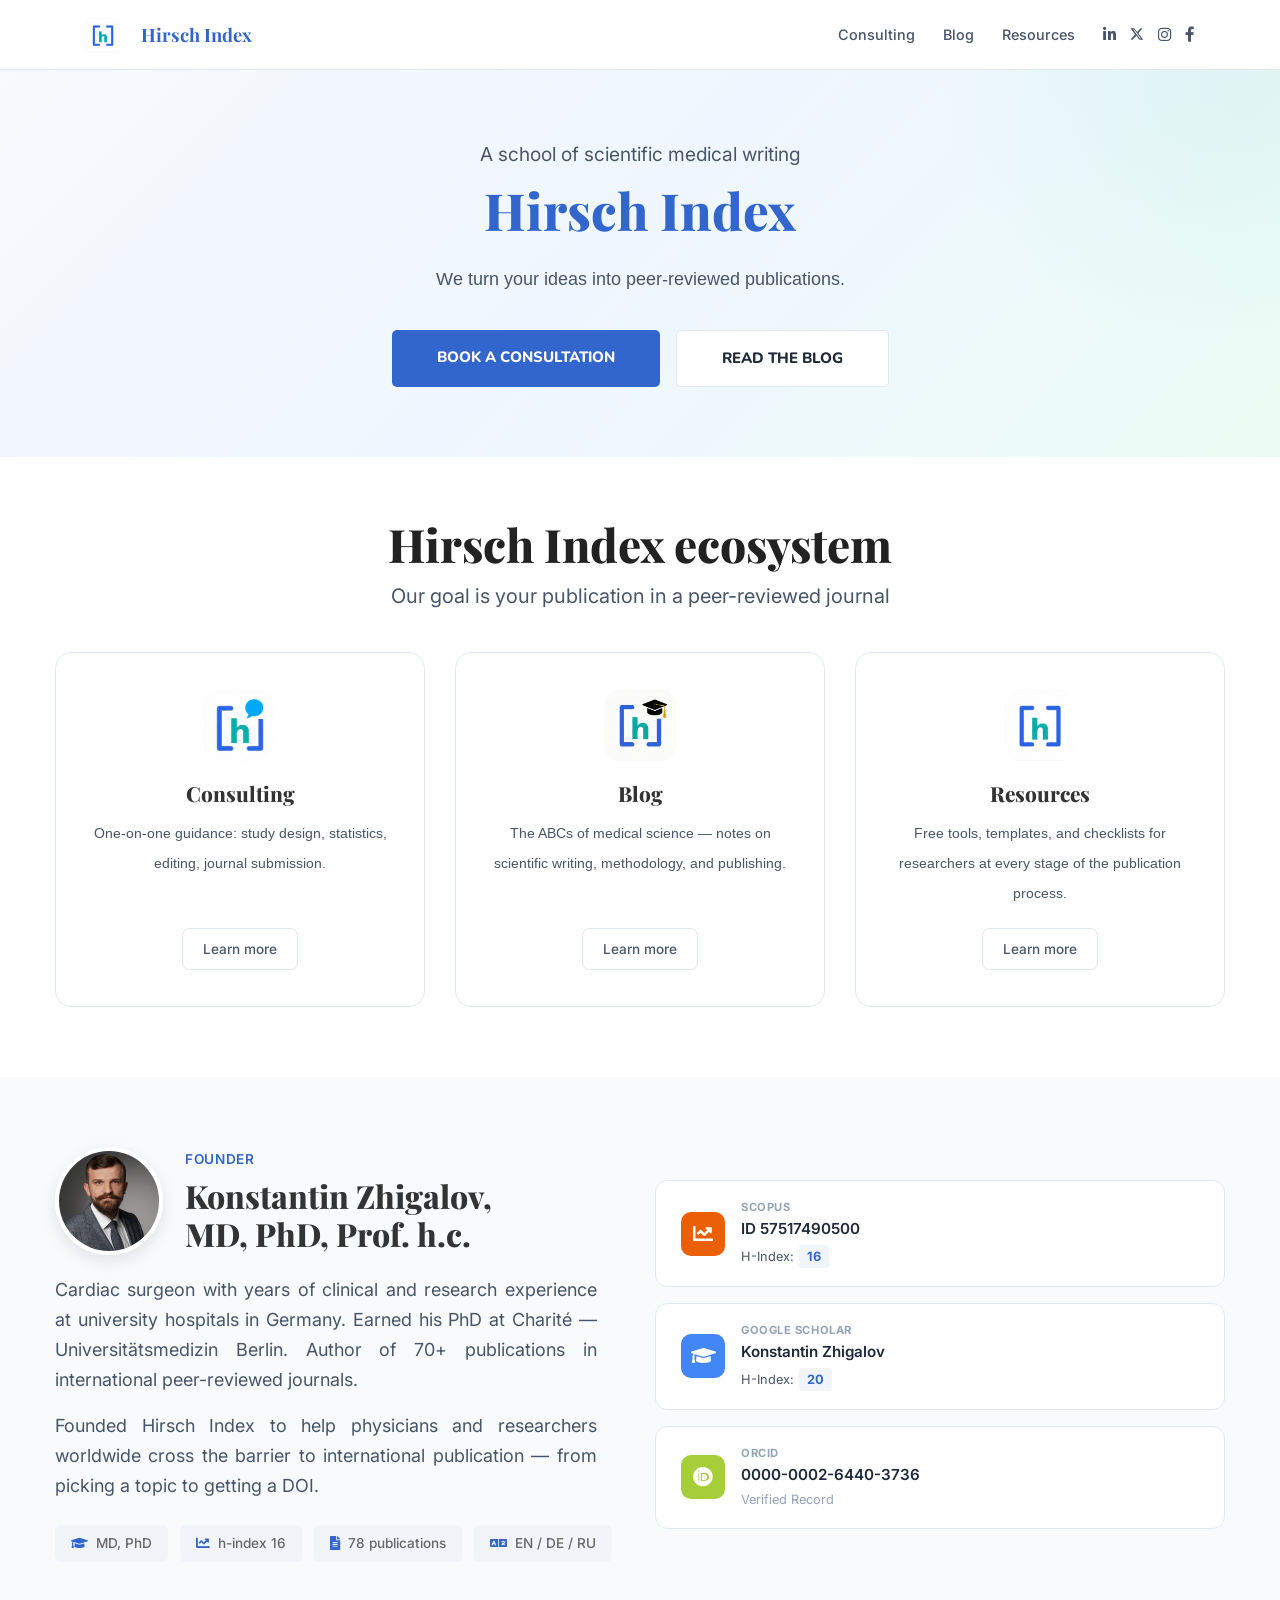
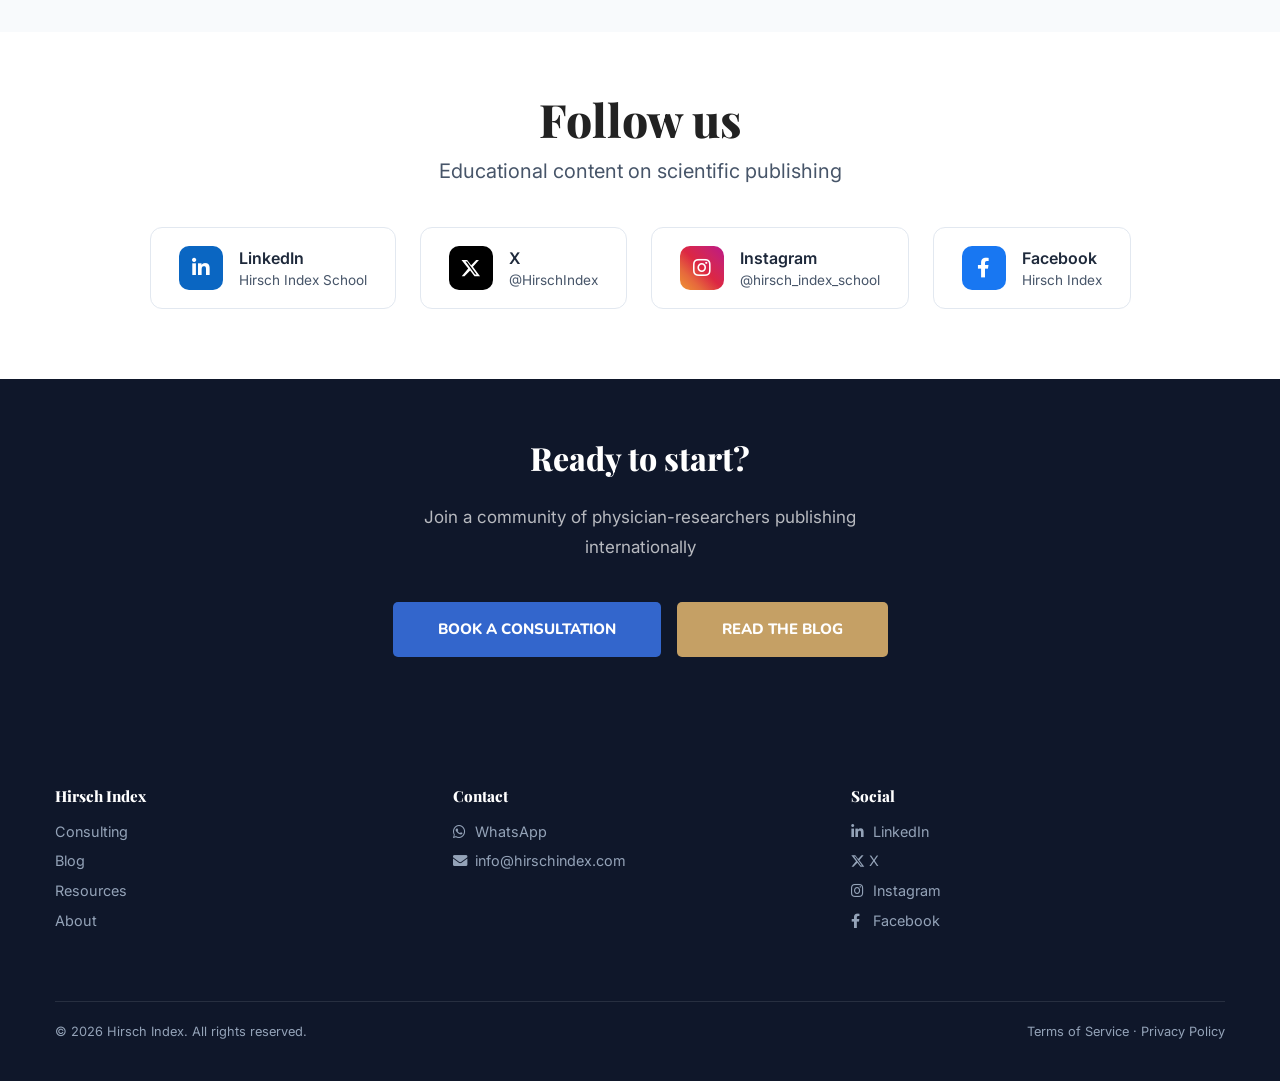
<file: index.html>
<!DOCTYPE html>
<html lang="en">
    <head>
        <meta charset="UTF-8">
        <meta name="viewport" content="width=device-width, initial-scale=1, shrink-to-fit=no">
        <meta name="description" content="Hirsch Index — a school of scientific publishing. We guide physicians and researchers from idea to publication in Scopus-indexed journals.">
        <link rel="icon" href="/assets/logo-main.jpg" sizes="35x35" type="image/jpeg">
        <title>Hirsch Index — School of Scientific Publishing</title>

        <link rel="preconnect" href="https://fonts.googleapis.com">
        <link rel="preconnect" href="https://fonts.gstatic.com" crossorigin>
        <link href="https://fonts.googleapis.com/css2?family=Inter:wght@300;400;500;600;700;800&family=Playfair+Display:wght@400;600;700&display=swap" rel="stylesheet">

        <link rel="stylesheet" href="/assets/css/all.min.css">
        <link rel="stylesheet" href="/assets/css/flaticon.css">
        <link rel="stylesheet" href="/assets/css/animate.min.css">
        <link rel="stylesheet" href="/assets/css/bootstrap.min.css">
        <link rel="stylesheet" href="/assets/css/slick.css">
        <link rel="stylesheet" href="/assets/css/style.css">
        <link rel="stylesheet" href="/assets/css/responsive.css">
        <link rel="stylesheet" href="/assets/css/color-hirsch.css">

        <style>
            /* ===== Hirsch Index Custom Overrides ===== */
            body {
                font-family: 'Inter', sans-serif;
            }
            h1, h2, h3, h4, h5, h6,
            .sec-title h2,
            .sec-title-inner h2,
            .special-box-inner h4,
            .fact-box-inner span,
            .widget-title2 {
                font-family: 'Playfair Display', serif;
            }

            /* Custom nav — bypasses all template header styles */
            .hi-nav {
                position: fixed;
                top: 0;
                left: 0;
                right: 0;
                height: 70px;
                background: #fff;
                border-bottom: 1px solid #e2e8f0;
                z-index: 9999;
                display: flex;
                align-items: center;
            }
            .hi-nav-inner {
                max-width: 1150px;
                margin: 0 auto;
                padding: 0 20px;
                width: 100%;
                display: flex;
                align-items: center;
                justify-content: space-between;
            }
            .hi-nav-logo {
                display: flex;
                align-items: center;
                gap: 10px;
                text-decoration: none;
            }
            .hi-nav-logo img {
                width: 36px;
                height: 36px;
                border-radius: 6px;
            }
            .hi-nav-menu {
                display: flex;
                align-items: center;
                gap: 28px;
                list-style: none;
                margin: 0;
                padding: 0;
            }
            .hi-nav-menu a {
                font-family: 'Inter', sans-serif;
                font-size: 0.9rem;
                font-weight: 500;
                color: #475569;
                text-decoration: none;
                transition: color 0.2s;
            }
            .hi-nav-menu a:hover { color: #3366CC; }
            .hi-nav-tg {
                display: inline-flex;
                align-items: center;
                gap: 6px;
                background: #3366CC;
                color: #fff;
                padding: 9px 20px;
                border-radius: 8px;
                font-family: 'Inter', sans-serif;
                font-size: 0.85rem;
                font-weight: 500;
                text-decoration: none;
                transition: background 0.2s;
                white-space: nowrap;
            }
            .hi-nav-tg:hover { background: #2952a3; color: #fff; }
            .hi-nav-right {
                display: flex;
                align-items: center;
                gap: 28px;
            }
            .hi-burger {
                display: none;
                background: none;
                border: none;
                font-size: 1.5rem;
                color: #1e293b;
                cursor: pointer;
            }
            .hi-mobile-menu {
                display: none;
                position: fixed;
                top: 70px;
                left: 0;
                right: 0;
                background: #fff;
                border-bottom: 1px solid #e2e8f0;
                padding: 20px;
                z-index: 9998;
                flex-direction: column;
                gap: 16px;
            }
            .hi-mobile-menu.open { display: flex; }
            .hi-mobile-menu a {
                font-family: 'Inter', sans-serif;
                font-size: 1rem;
                font-weight: 500;
                color: #1e293b;
                text-decoration: none;
                padding: 8px 0;
            }
            .hi-mobile-menu a:hover { color: #3366CC; }
            .hi-nav-social {
                display: flex;
                align-items: center;
                gap: 14px;
            }
            .hi-nav-social a {
                color: #475569;
                font-size: 0.95rem;
                transition: color 0.2s;
                display: inline-flex;
                align-items: center;
                line-height: 1;
            }
            .hi-nav-social a:hover { color: #0f172a; }
            .hi-nav-social a.x svg { width: 14px; height: 14px; }
            @media (max-width: 991px) {
                .hi-nav-menu { display: none; }
                .hi-nav-social { display: none; }
                .hi-burger { display: block; }
                .hi-nav-tg { display: none !important; }
            }
            .logo-text-hi {
                font-family: 'Playfair Display', serif;
                font-size: 1.15rem;
                font-weight: bold;
                color: #3366CC;
                margin-left: 10px;
            }

            /* Hero section */
            .hi-hero {
                padding: 140px 0 70px;
                background: linear-gradient(135deg, #f8fafc 0%, #eff6ff 50%, #ecfdf5 100%);
                position: relative;
                overflow: hidden;
            }

            /* Section spacing tighten — mobile overrides that beat template's 5rem @850px */
            @media (max-width: 768px) {
                .hi-hero { padding: 110px 0 44px !important; }
                .pt-70 { padding-top: 44px !important; }
                .pb-70 { padding-bottom: 44px !important; }
                .pt-60 { padding-top: 36px !important; }
                .pb-60 { padding-bottom: 36px !important; }
                .pt-40 { padding-top: 28px !important; }
                .pb-40 { padding-bottom: 28px !important; }
                .pb-50 { padding-bottom: 32px !important; }
            }

            /* Founder: kill template's 5rem margin-top on .about-desc for top/bottom symmetry */
            .about-desc { margin-top: 0 !important; }

            /* Founder photo (avatar-style header) */
            .hi-founder-head {
                display: flex;
                align-items: center;
                gap: 22px;
                margin-bottom: 20px;
            }
            .hi-founder-photo {
                width: 108px;
                height: 108px;
                border-radius: 50%;
                object-fit: cover;
                border: 4px solid #fff;
                box-shadow: 0 6px 16px rgba(15, 23, 42, 0.10);
                flex-shrink: 0;
            }
            .hi-founder-head-text { display: flex; flex-direction: column; }
            @media (max-width: 480px) {
                .hi-founder-head { gap: 16px; }
                .hi-founder-photo { width: 84px; height: 84px; }
            }
            .hi-hero::after {
                content: '';
                position: absolute;
                top: -50%;
                right: -20%;
                width: 600px;
                height: 600px;
                background: radial-gradient(circle, rgba(43,181,160,0.08) 0%, transparent 70%);
                border-radius: 50%;
            }
            .hi-hero-content {
                max-width: 720px;
                margin: 0 auto;
                text-align: center;
                position: relative;
                z-index: 1;
            }
            .hi-hero-subtitle {
                font-size: 1.2rem;
                color: #475569;
                margin-bottom: 12px;
                font-weight: 400;
            }
            .hi-hero h1 {
                font-size: 3.2rem;
                color: #0f172a;
                margin-bottom: 24px;
                line-height: 1.15;
            }
            .hi-hero h1 span {
                color: #3366CC;
            }
            .hi-hero p {
                font-size: 1.15rem;
                color: #475569;
                margin-bottom: 36px;
                max-width: 580px;
                margin-left: auto;
                margin-right: auto;
            }

            /* Pillar cards */
            .hi-pillar {
                background: #fff;
                padding: 36px 28px;
                border-radius: 16px;
                border: 1px solid #e2e8f0;
                transition: 0.3s;
                text-align: center;
                display: flex;
                flex-direction: column;
                align-items: center;
                height: 100%;
            }
            .hi-pillar:hover {
                transform: translateY(-5px);
                box-shadow: 0 10px 25px rgba(0,0,0,0.1);
            }
            .hi-pillar img {
                width: 72px;
                height: 72px;
                border-radius: 16px;
                margin-bottom: 20px;
                object-fit: cover;
            }
            .hi-pillar h3 {
                margin-bottom: 12px;
                font-size: 1.3rem;
            }
            .hi-pillar p {
                font-size: 0.9rem;
                color: #475569;
                margin-bottom: 20px;
                flex: 1;
            }

            /* Founder section */
            .hi-founder-badges {
                display: flex;
                gap: 12px;
                flex-wrap: wrap;
                margin-top: 20px;
            }
            .hi-founder-badge {
                background: #f1f5f9;
                padding: 8px 16px;
                border-radius: 6px;
                font-size: 0.85rem;
                font-weight: 500;
                display: flex;
                align-items: center;
                gap: 8px;
                font-family: 'Inter', sans-serif;
            }
            .hi-founder-badge i {
                color: #3366CC;
            }

            /* Scientometric profiles */
            .hi-profile-card {
                display: flex;
                align-items: center;
                background: #fff;
                border: 1px solid #e2e8f0;
                padding: 18px 25px;
                border-radius: 12px;
                transition: 0.3s;
                text-decoration: none;
            }
            .hi-profile-card:hover {
                transform: translateY(-3px);
                box-shadow: 0 4px 12px rgba(0,0,0,0.08);
                border-color: #3366CC;
            }
            .hi-p-icon {
                width: 44px;
                height: 44px;
                border-radius: 10px;
                display: flex;
                align-items: center;
                justify-content: center;
                margin-right: 16px;
                color: #fff;
                font-size: 20px;
                flex-shrink: 0;
            }
            .hi-p-icon.scopus { background: #EB5F07; }
            .hi-p-icon.scholar { background: #4285F4; }
            .hi-p-icon.orcid { background: #A6CE39; }
            .hi-p-label {
                font-size: 0.7rem;
                text-transform: uppercase;
                color: #94a3b8;
                font-weight: 700;
                letter-spacing: 0.05em;
                margin-bottom: 2px;
            }
            .hi-p-value {
                font-size: 0.95rem;
                color: #1e293b;
                font-weight: 600;
            }
            .hi-p-stats {
                font-size: 0.8rem;
                color: #475569;
                margin-top: 4px;
                display: flex;
                align-items: center;
                gap: 5px;
            }
            .hi-h-badge {
                background: #f1f5f9;
                padding: 2px 8px;
                border-radius: 4px;
                font-weight: bold;
                color: #3366CC;
            }

            /* Social cards */
            .hi-social-card {
                display: flex;
                align-items: center;
                gap: 16px;
                background: #fff;
                border: 1px solid #e2e8f0;
                padding: 18px 28px;
                border-radius: 12px;
                transition: 0.3s;
                text-decoration: none;
                color: #1e293b;
            }
            .hi-social-card:hover {
                transform: translateY(-3px);
                box-shadow: 0 4px 12px rgba(0,0,0,0.08);
                color: #1e293b;
            }
            .hi-social-icon {
                width: 44px;
                height: 44px;
                border-radius: 10px;
                display: flex;
                align-items: center;
                justify-content: center;
                color: #fff;
                font-size: 20px;
                flex-shrink: 0;
            }
            .hi-social-icon.tg { background: #2AABEE; }
            .hi-social-icon.vk { background: #4C75A3; }

            /* Footer overrides */
            .hi-footer a { color: #94a3b8; text-decoration: none; }
            .hi-footer a:hover { color: #fff; }
            .hi-footer h4 {
                color: #fff;
                margin-bottom: 16px;
                font-size: 0.95rem;
            }
            .hi-footer-links {
                display: flex;
                flex-direction: column;
                gap: 8px;
                font-size: 0.9rem;
            }
            .hi-footer-bottom {
                border-top: 1px solid rgba(255,255,255,0.1);
                margin-top: 40px;
                padding-top: 20px;
                display: flex;
                justify-content: space-between;
                font-size: 0.8rem;
                color: #94a3b8;
                flex-wrap: wrap;
                gap: 10px;
            }

            /* Mobile hero */
            @media (max-width: 991px) {
                .hi-hero h1 { font-size: 2.2rem; }
                .hi-hero { padding: 120px 0 60px; }
                .hi-hero-buttons { flex-direction: column; align-items: stretch; }
                .hi-hero-buttons .thm-btn { text-align: center; display: block; }
                .hi-social-grid { flex-direction: column; }
                .hi-social-card { width: 100%; }
                .hi-profile-grid { flex-direction: column; }
                .hi-profile-card { width: 100%; }
                .hi-founder-badges { justify-content: center; }
                .hi-footer-bottom { flex-direction: column; text-align: center; }
            }
            @media (max-width: 900px) {
                .hi-founder-section { flex-direction: column; text-align: center; }
            }
        </style>

        <script defer src="https://static.cloudflareinsights.com/beacon.min.js" data-cf-beacon='{"token": "ca81c8e988a44748b38a85d31fae0342"}'></script>
    </head>
    <body>
        <main>
            <!-- ===== Navigation ===== -->
            <div class="hi-nav">
                <div class="hi-nav-inner">
                    <a href="/" class="hi-nav-logo">
                        <img src="/assets/logo-main.jpg" alt="Hirsch Index">
                        <span class="logo-text-hi">Hirsch Index</span>
                    </a>
                    <div class="hi-nav-right">
                        <ul class="hi-nav-menu">
                            <li><a href="/consulting/">Consulting</a></li>
                            <li><a href="/blog/">Blog</a></li>
                            <li><a href="/resources/">Resources</a></li>
                        </ul>
                        <div class="hi-nav-social">
                            <a href="https://www.linkedin.com/company/hirsch-index-school" target="_blank" aria-label="LinkedIn"><i class="fab fa-linkedin-in"></i></a>
                            <a href="https://x.com/HirschIndex" target="_blank" aria-label="X" class="x"><svg xmlns="http://www.w3.org/2000/svg" viewBox="0 0 512 512" fill="currentColor" aria-hidden="true"><path d="M389.2 48h70.6L305.6 224.2 487 464H345L233.7 318.6 89.6 464H19L184.4 269.6 12.5 48H157.7l102.6 137 128.9-137zM360.7 422.2h39.1L156.5 88h-42L360.7 422.2z"/></svg></a>
                            <a href="https://www.instagram.com/hirsch_index_school/" target="_blank" aria-label="Instagram"><i class="fab fa-instagram"></i></a>
                            <a href="https://www.facebook.com/profile.php?id=61573281606605" target="_blank" aria-label="Facebook"><i class="fab fa-facebook-f"></i></a>
                        </div>
                        <button class="hi-burger" onclick="document.getElementById('hiMobile').classList.toggle('open')" aria-label="Menu">
                            <i class="fas fa-bars"></i>
                        </button>
                    </div>
                </div>
            </div>
            <div class="hi-mobile-menu" id="hiMobile">
                <a href="/consulting/">Consulting</a>
                <a href="/blog/">Blog</a>
                <a href="/resources/">Resources</a>
            </div>

            <!-- ===== Hero ===== -->
            <section>
                <div class="hi-hero w-100 position-relative">
                    <div class="container">
                        <div class="hi-hero-content wow fadeInUp" data-wow-delay="0.1s">
                            <div class="hi-hero-subtitle">A school of scientific medical writing</div>
                            <h1><span>Hirsch Index</span></h1>
                            <p>We turn your ideas into peer-reviewed publications.</p>
                            <div class="hi-hero-buttons d-flex gap-3 justify-content-center flex-wrap">
                                <a class="thm-btn v2 thm-bg brd-rd5 d-inline-block position-relative overflow-hidden" href="/consulting/" title="" style="min-width:200px;">Book a consultation</a>
                                <a class="thm-btn v2 brd-rd5 d-inline-block position-relative overflow-hidden" href="/blog/" title="" style="min-width:200px; background:white; color:#1e293b; border:1px solid #e2e8f0;">Read the blog</a>
                            </div>
                        </div>
                    </div>
                </div>
            </section>


            <!-- ===== Ecosystem (4 Pillars) ===== -->
            <section>
                <div class="w-100 pt-70 pb-70 position-relative">
                    <div class="container">
                        <div class="sec-title v2 text-center w-100 wow fadeInUp">
                            <div class="sec-title-inner d-inline-block">
                                <h2 class="mb-0 text-color3">Hirsch Index ecosystem</h2>
                                <p class="mb-0" style="font-family:'Inter',sans-serif; color:#475569;">Our goal is your publication in a peer-reviewed journal</p>
                            </div>
                        </div>
                        <div class="row mrg30 justify-content-center">
                            <div class="col-md-6 col-lg-4">
                                <a href="/consulting/" class="hi-pillar wow fadeInUp" data-wow-delay="0.1s" style="text-decoration:none; color:inherit;">
                                    <img src="/assets/logo-consulting.jpg" alt="Consulting">
                                    <h3>Consulting</h3>
                                    <p>One-on-one guidance: study design, statistics, editing, journal submission.</p>
                                    <span style="display:inline-block; background:#fff; color:#475569; border:1px solid #e2e8f0; padding:10px 20px; font-size:0.85rem; border-radius:8px; font-family:'Inter',sans-serif; font-weight:500; transition:border-color 0.2s, color 0.2s;">Learn more</span>
                                </a>
                            </div>
                            <div class="col-md-6 col-lg-4">
                                <a href="/blog/" class="hi-pillar wow fadeInUp" data-wow-delay="0.2s" style="text-decoration:none; color:inherit;">
                                    <img src="/assets/logo-edu.jpg" alt="Blog">
                                    <h3>Blog</h3>
                                    <p>The ABCs of medical science — notes on scientific writing, methodology, and publishing.</p>
                                    <span style="display:inline-block; background:#fff; color:#475569; border:1px solid #e2e8f0; padding:10px 20px; font-size:0.85rem; border-radius:8px; font-family:'Inter',sans-serif; font-weight:500; transition:border-color 0.2s, color 0.2s;">Learn more</span>
                                </a>
                            </div>
                            <div class="col-md-6 col-lg-4">
                                <a href="/resources/" class="hi-pillar wow fadeInUp" data-wow-delay="0.3s" style="text-decoration:none; color:inherit;">
                                    <img src="/assets/logo-blog.jpg" alt="Resources">
                                    <h3>Resources</h3>
                                    <p>Free tools, templates, and checklists for researchers at every stage of the publication process.</p>
                                    <span style="display:inline-block; background:#fff; color:#475569; border:1px solid #e2e8f0; padding:10px 20px; font-size:0.85rem; border-radius:8px; font-family:'Inter',sans-serif; font-weight:500; transition:border-color 0.2s, color 0.2s;">Learn more</span>
                                </a>
                            </div>
                        </div>
                    </div>
                </div>
            </section>

            <!-- ===== About / Founder ===== -->
            <section id="about">
                <div class="w-100 pt-70 pb-70 position-relative" style="background:#f8fafc;">
                    <div class="container">
                        <div class="row mrg30 align-items-center">
                            <div class="col-md-12 col-lg-6 wow fadeInLeft">
                                <div class="about-desc w-100">
                                    <div class="hi-founder-head">
                                        <img src="/assets/founder.jpg" alt="Konstantin Zhigalov" class="hi-founder-photo">
                                        <div class="hi-founder-head-text">
                                            <span class="thm-clr d-inline-block" style="font-family:'Inter',sans-serif; font-weight:600; font-size:0.85rem; text-transform:uppercase; letter-spacing:0.05em;">Founder</span>
                                            <h2 class="mb-0" style="margin-top:8px;">Konstantin Zhigalov,<br>MD, PhD, Prof. h.c.</h2>
                                        </div>
                                    </div>
                                    <p class="mb-0" style="margin-top:16px; font-family:'Inter',sans-serif; color:#475569; text-align:justify;">Cardiac surgeon with years of clinical and research experience at university hospitals in Germany. Earned his PhD at Charité — Universitätsmedizin Berlin. Author of 70+ publications in international peer-reviewed journals.</p>
                                    <p class="mb-0" style="margin-top:16px; font-family:'Inter',sans-serif; color:#475569; text-align:justify;">Founded Hirsch Index to help physicians and researchers worldwide cross the barrier to international publication — from picking a topic to getting a DOI.</p>
                                    <div class="hi-founder-badges" style="margin-top:24px;">
                                        <div class="hi-founder-badge"><i class="fas fa-graduation-cap"></i> MD, PhD</div>
                                        <div class="hi-founder-badge"><i class="fas fa-chart-line"></i> h-index 16</div>
                                        <div class="hi-founder-badge"><i class="fas fa-file-alt"></i> 78 publications</div>
                                        <div class="hi-founder-badge"><i class="fas fa-language"></i> EN / DE / RU</div>
                                    </div>
                                </div>
                            </div>
                            <div class="col-md-12 col-lg-6 wow fadeInRight">
                                <!-- Scientometric Profiles -->
                                <div class="d-flex flex-column gap-3 hi-profile-grid" style="gap:16px;">
                                    <a href="https://www.scopus.com/authid/detail.uri?authorId=57517490500" target="_blank" class="hi-profile-card">
                                        <div class="hi-p-icon scopus"><i class="fas fa-chart-line"></i></div>
                                        <div>
                                            <div class="hi-p-label">Scopus</div>
                                            <div class="hi-p-value">ID 57517490500</div>
                                            <div class="hi-p-stats">H-Index: <span class="hi-h-badge">16</span></div>
                                        </div>
                                    </a>
                                    <a href="https://scholar.google.com/citations?user=uBoZ7h0AAAAJ&hl=ru" target="_blank" class="hi-profile-card">
                                        <div class="hi-p-icon scholar"><i class="fas fa-graduation-cap"></i></div>
                                        <div>
                                            <div class="hi-p-label">Google Scholar</div>
                                            <div class="hi-p-value">Konstantin Zhigalov</div>
                                            <div class="hi-p-stats">H-Index: <span class="hi-h-badge">20</span></div>
                                        </div>
                                    </a>
                                    <a href="https://orcid.org/0000-0002-6440-3736" target="_blank" class="hi-profile-card">
                                        <div class="hi-p-icon orcid"><i class="fab fa-orcid"></i></div>
                                        <div>
                                            <div class="hi-p-label">ORCID</div>
                                            <div class="hi-p-value">0000-0002-6440-3736</div>
                                            <div class="hi-p-stats" style="color:#94a3b8;">Verified Record</div>
                                        </div>
                                    </a>
                                </div>
                            </div>
                        </div>
                    </div>
                </div>
            </section>


            <!-- ===== Social Channels ===== -->
            <section>
                <div class="w-100 pt-70 pb-70 position-relative">
                    <div class="container">
                        <div class="sec-title v2 text-center w-100 wow fadeInUp">
                            <div class="sec-title-inner d-inline-block">
                                <h2 class="mb-0 text-color3">Follow us</h2>
                                <p class="mb-0" style="font-family:'Inter',sans-serif; color:#475569;">Educational content on scientific publishing</p>
                            </div>
                        </div>
                        <div class="d-flex justify-content-center flex-wrap hi-social-grid" style="gap:24px;">
                            <a href="https://www.linkedin.com/company/hirsch-index-school" target="_blank" class="hi-social-card wow fadeInUp" data-wow-delay="0.1s">
                                <div class="hi-social-icon" style="background:#0A66C2; color:#fff;"><i class="fab fa-linkedin-in"></i></div>
                                <div>
                                    <div style="font-weight:600;">LinkedIn</div>
                                    <div style="font-size:0.85rem; color:#475569;">Hirsch Index School</div>
                                </div>
                            </a>
                            <a href="https://x.com/HirschIndex" target="_blank" class="hi-social-card wow fadeInUp" data-wow-delay="0.2s">
                                <div class="hi-social-icon" style="background:#000; color:#fff; display:flex; align-items:center; justify-content:center;"><svg xmlns="http://www.w3.org/2000/svg" viewBox="0 0 512 512" width="20" height="20" fill="currentColor" aria-hidden="true"><path d="M389.2 48h70.6L305.6 224.2 487 464H345L233.7 318.6 89.6 464H19L184.4 269.6 12.5 48H157.7l102.6 137 128.9-137zM360.7 422.2h39.1L156.5 88h-42L360.7 422.2z"/></svg></div>
                                <div>
                                    <div style="font-weight:600;">X</div>
                                    <div style="font-size:0.85rem; color:#475569;">@HirschIndex</div>
                                </div>
                            </a>
                            <a href="https://www.instagram.com/hirsch_index_school/" target="_blank" class="hi-social-card wow fadeInUp" data-wow-delay="0.3s">
                                <div class="hi-social-icon" style="background:linear-gradient(45deg,#f09433,#e6683c,#dc2743,#cc2366,#bc1888); color:#fff;"><i class="fab fa-instagram"></i></div>
                                <div>
                                    <div style="font-weight:600;">Instagram</div>
                                    <div style="font-size:0.85rem; color:#475569;">@hirsch_index_school</div>
                                </div>
                            </a>
                            <a href="https://www.facebook.com/profile.php?id=61573281606605" target="_blank" class="hi-social-card wow fadeInUp" data-wow-delay="0.4s">
                                <div class="hi-social-icon" style="background:#1877F2; color:#fff;"><i class="fab fa-facebook-f"></i></div>
                                <div>
                                    <div style="font-weight:600;">Facebook</div>
                                    <div style="font-size:0.85rem; color:#475569;">Hirsch Index</div>
                                </div>
                            </a>
                        </div>
                    </div>
                </div>
            </section>

            <!-- ===== CTA ===== -->
            <section>
                <div class="w-100 pt-60 scndry-bg pb-60 position-relative text-center">
                    <div class="container wow fadeInUp">
                        <h2 style="color:#fff; margin-bottom:24px;">Ready to start?</h2>
                        <p style="color:rgba(255,255,255,0.7); margin-bottom:40px; max-width:500px; margin-left:auto; margin-right:auto; font-family:'Inter',sans-serif;">Join a community of physician-researchers publishing internationally</p>
                        <div class="d-flex gap-3 justify-content-center flex-wrap">
                            <a class="thm-btn v2 thm-bg brd-rd5 d-inline-block position-relative overflow-hidden" href="/consulting/" title="">Book a consultation</a>
                            <a class="thm-btn v2 brd-rd5 d-inline-block position-relative overflow-hidden" href="/blog/" title="" style="background-color:#c5a065;">Read the blog</a>
                        </div>
                    </div>
                </div>
            </section>

            <!-- ===== Footer ===== -->
            <footer>
                <div class="w-100 pt-70 dark-layer opc9 pb-40 position-relative hi-footer" style="background:#0f172a;">
                    <div class="container">
                        <div class="row" style="gap:0;">
                            <div class="col-md-6 col-lg-4" style="margin-bottom:30px;">
                                <h4 style="font-family:'Playfair Display',serif;">Hirsch Index</h4>
                                <div class="hi-footer-links">
                                    <a href="/consulting/">Consulting</a>
                                    <a href="/blog/">Blog</a>
                                    <a href="/resources/">Resources</a>
                                    <a href="#about">About</a>
                                </div>
                            </div>
                            <div class="col-md-6 col-lg-4" style="margin-bottom:30px;">
                                <h4 style="font-family:'Playfair Display',serif;">Contact</h4>
                                <div class="hi-footer-links">
                                    <a href="https://wa.me/995551518453" target="_blank"><i class="fab fa-whatsapp" style="width:18px;"></i> WhatsApp</a>
                                    <a href="mailto:info@hirschindex.com"><i class="fas fa-envelope" style="width:18px;"></i> info@hirschindex.com</a>
                                </div>
                            </div>
                            <div class="col-md-6 col-lg-4" style="margin-bottom:30px;">
                                <h4 style="font-family:'Playfair Display',serif;">Social</h4>
                                <div class="hi-footer-links">
                                    <a href="https://www.linkedin.com/company/hirsch-index-school" target="_blank"><i class="fab fa-linkedin-in" style="width:18px;"></i> LinkedIn</a>
                                    <a href="https://x.com/HirschIndex" target="_blank"><svg xmlns="http://www.w3.org/2000/svg" viewBox="0 0 512 512" width="14" height="14" fill="currentColor" aria-hidden="true" style="margin-right:4px; vertical-align:-2px;"><path d="M389.2 48h70.6L305.6 224.2 487 464H345L233.7 318.6 89.6 464H19L184.4 269.6 12.5 48H157.7l102.6 137 128.9-137zM360.7 422.2h39.1L156.5 88h-42L360.7 422.2z"/></svg>X</a>
                                    <a href="https://www.instagram.com/hirsch_index_school/" target="_blank"><i class="fab fa-instagram" style="width:18px;"></i> Instagram</a>
                                    <a href="https://www.facebook.com/profile.php?id=61573281606605" target="_blank"><i class="fab fa-facebook-f" style="width:18px;"></i> Facebook</a>
                                </div>
                            </div>
                        </div>
                        <div class="hi-footer-bottom">
                            <span>&copy; 2026 Hirsch Index. All rights reserved.</span>
                            <span><a href="/offer/">Terms of Service</a> &middot; <a href="/privacy/">Privacy Policy</a></span>
                        </div>
                    </div>
                </div>
            </footer>

        </main>

        <script src="/assets/js/jquery.min.js"></script>
        <script src="/assets/js/popper.min.js"></script>
        <script src="/assets/js/bootstrap.min.js"></script>
        <script src="/assets/js/wow.min.js"></script>
        <script src="/assets/js/counterup.min.js"></script>
        <script src="/assets/js/slick.min.js"></script>
        <script src="/assets/js/custom-scripts.js"></script>
    </body>
</html>
</file>
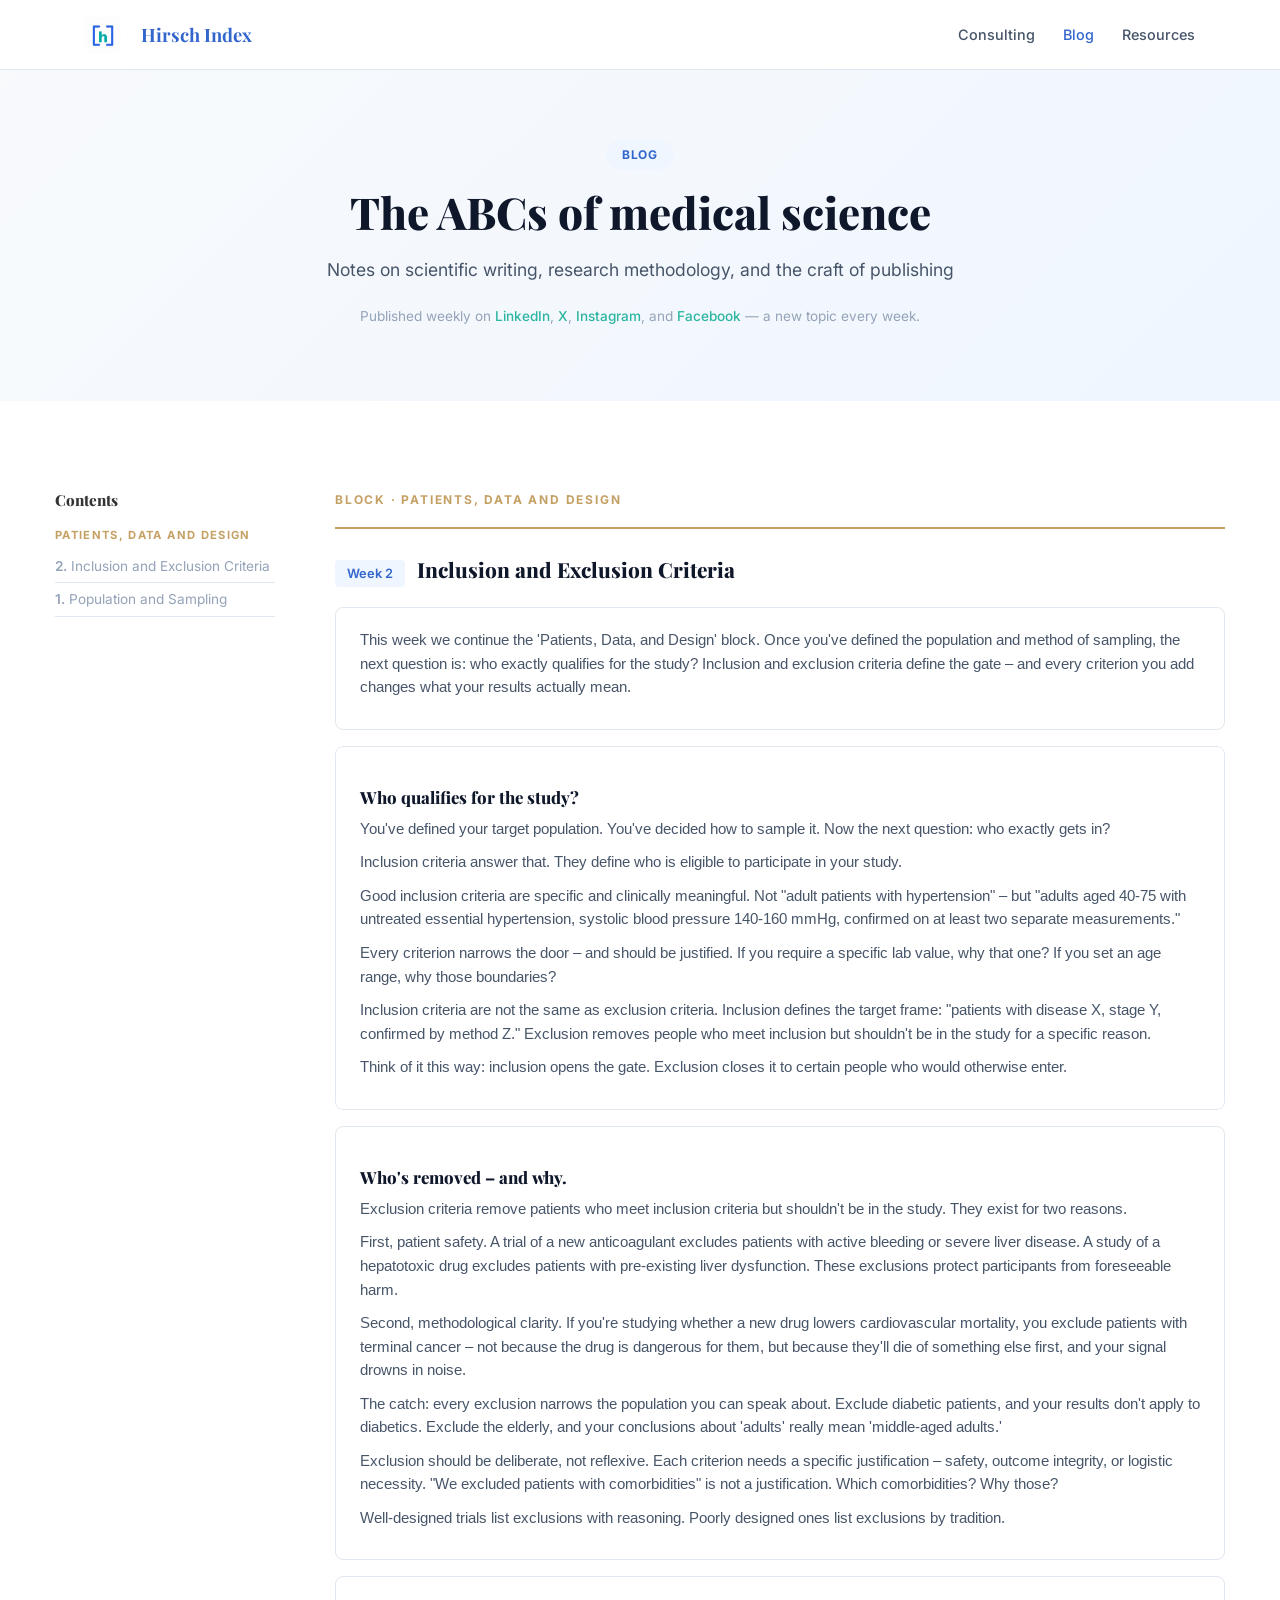
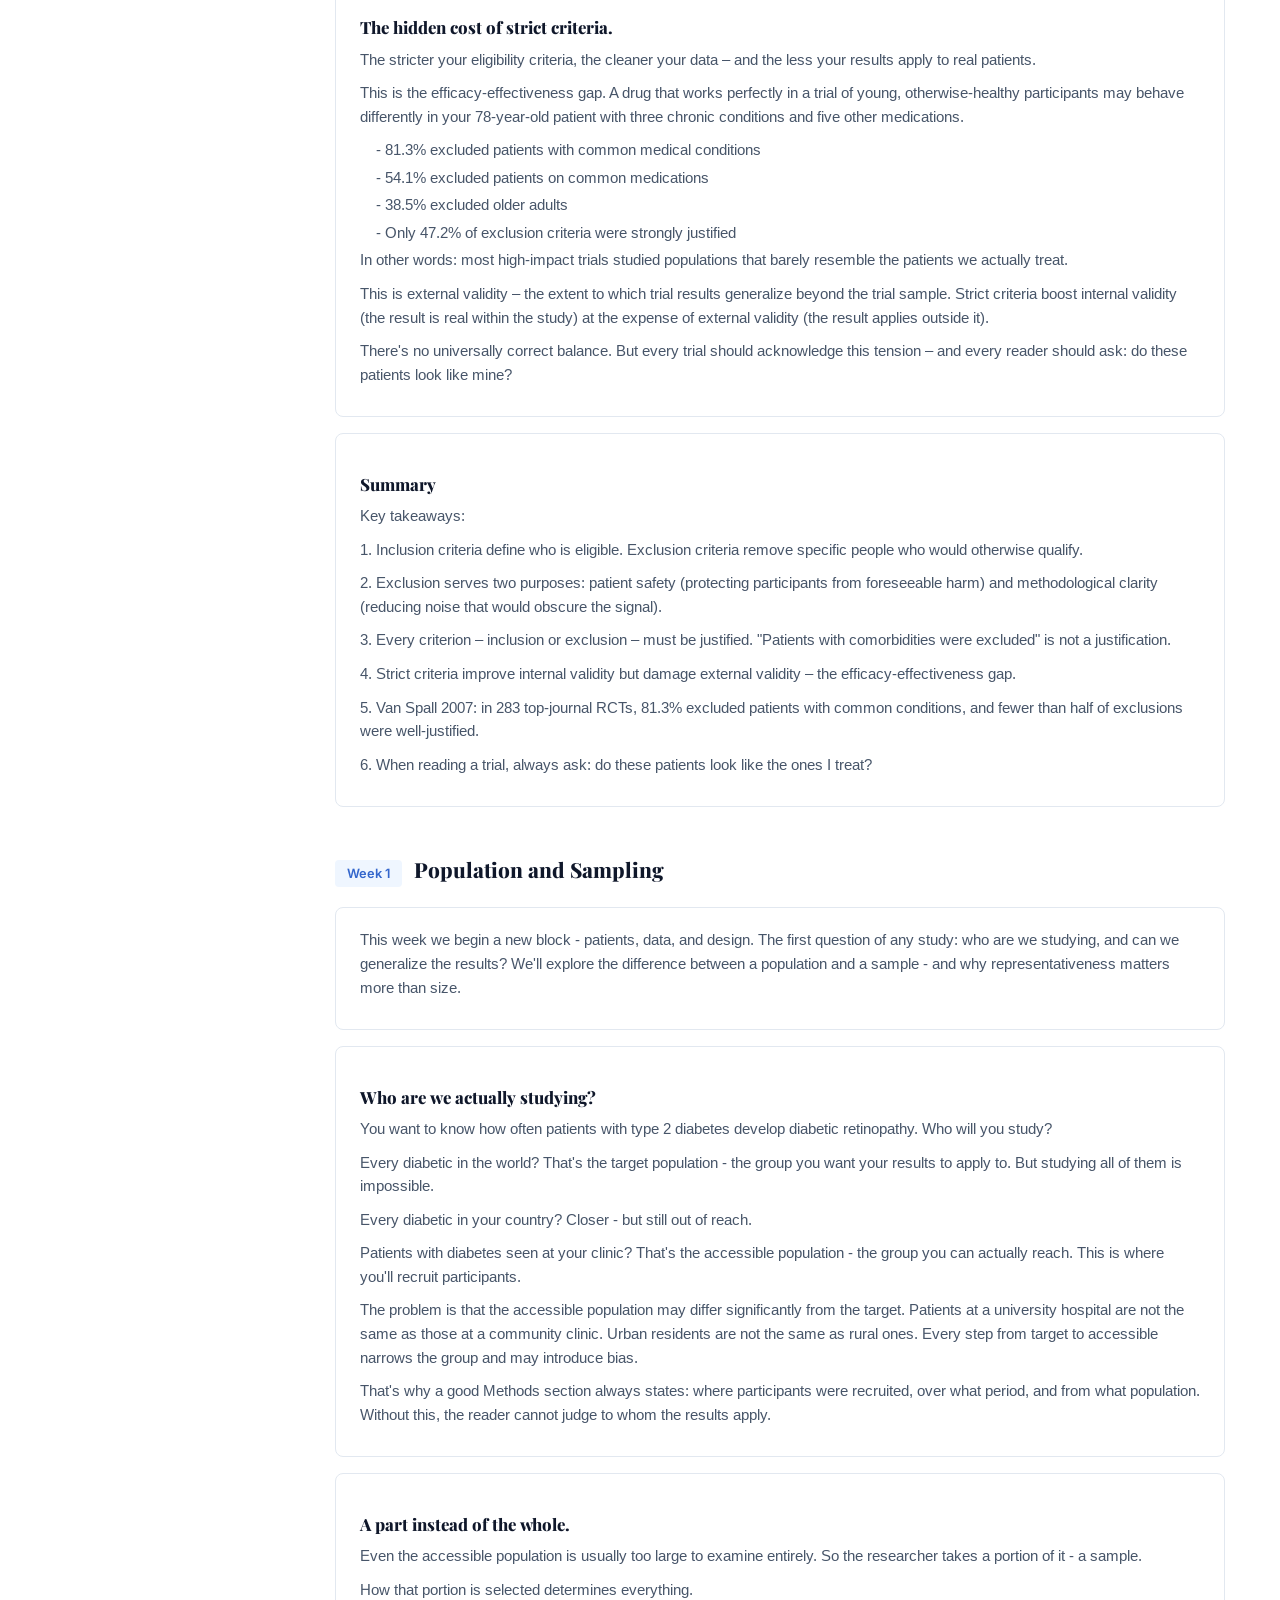
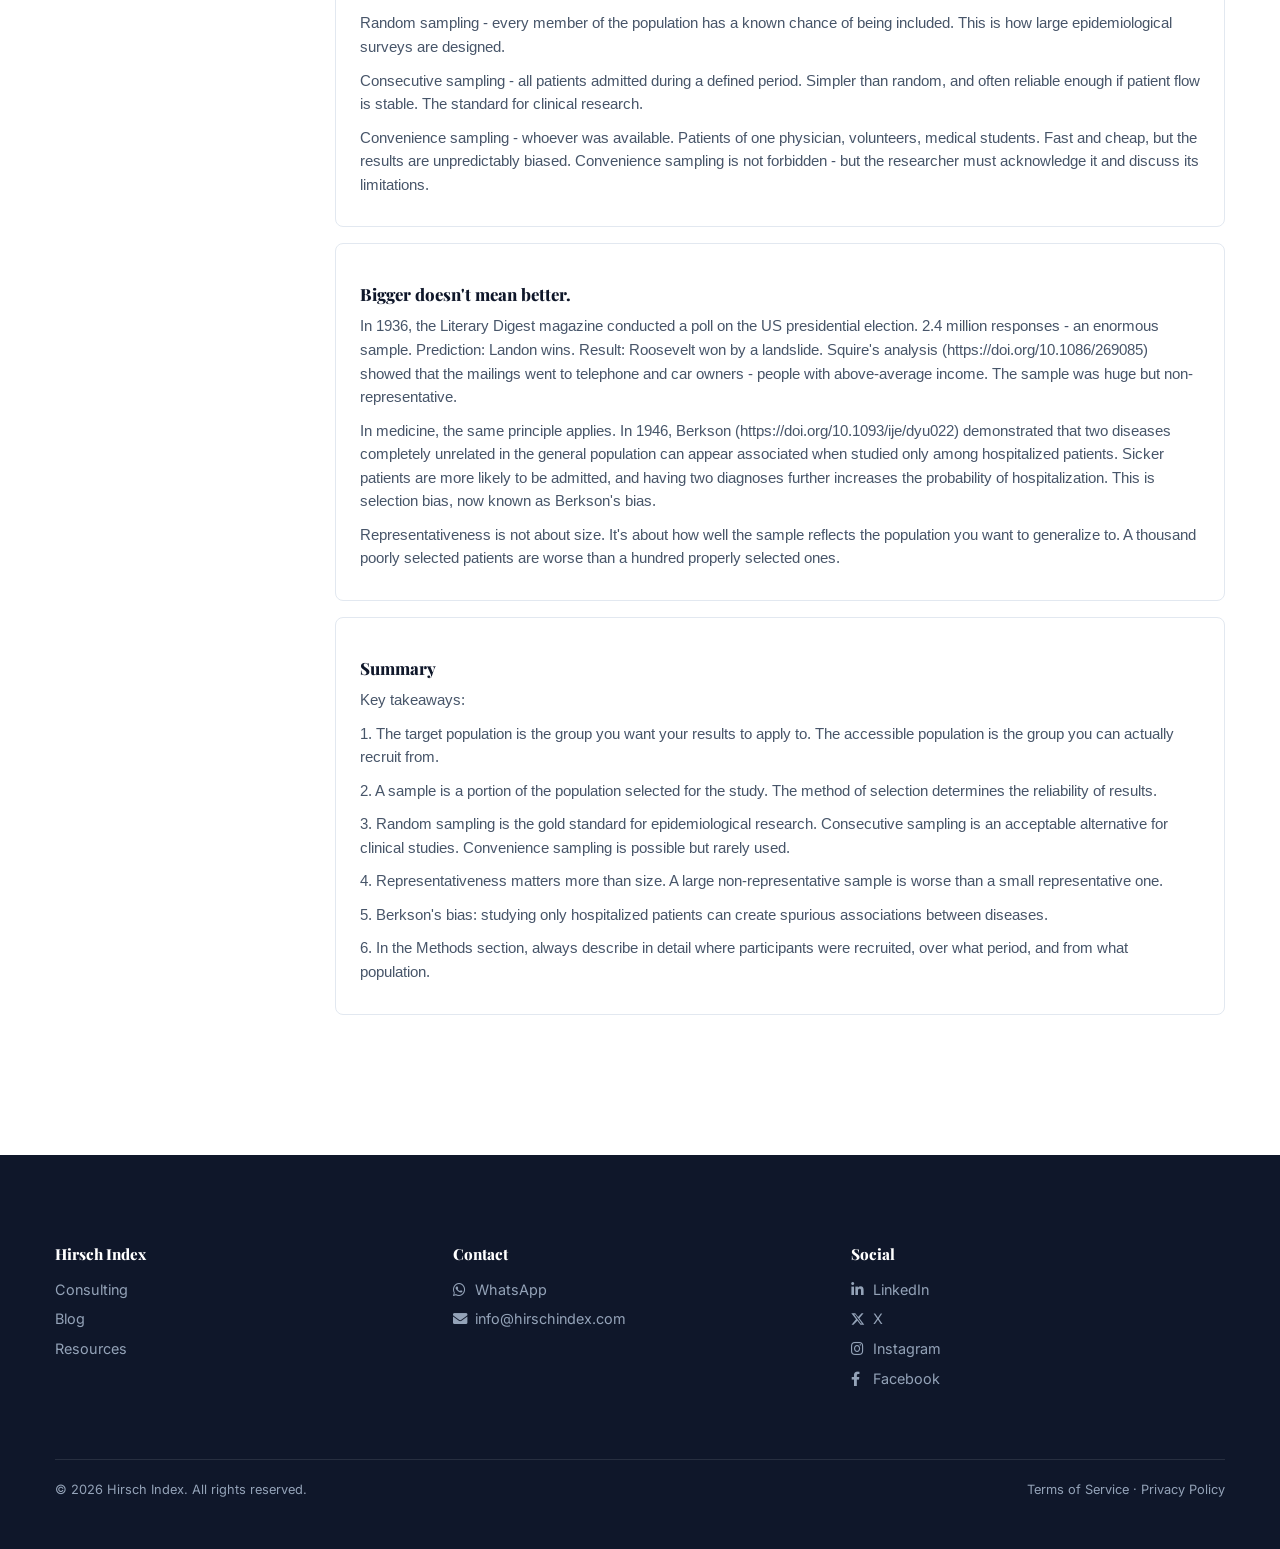
<file: blog/index.html>
<!DOCTYPE html>
<html lang="en">
    <head>
        <meta charset="UTF-8">
        <meta name="viewport" content="width=device-width, initial-scale=1, shrink-to-fit=no">
        <meta name="description" content="The ABCs of medical science — notes on scientific writing, methodology, and publishing. Hirsch Index.">
        <link rel="icon" href="/assets/logo-main.jpg" sizes="35x35" type="image/jpeg">
        <title>Blog — Hirsch Index</title>

        <link rel="preconnect" href="https://fonts.googleapis.com">
        <link rel="preconnect" href="https://fonts.gstatic.com" crossorigin>
        <link href="https://fonts.googleapis.com/css2?family=Inter:wght@300;400;500;600;700;800&family=Playfair+Display:wght@400;600;700&display=swap" rel="stylesheet">

        <link rel="stylesheet" href="/assets/css/all.min.css">
        <link rel="stylesheet" href="/assets/css/flaticon.css">
        <link rel="stylesheet" href="/assets/css/animate.min.css">
        <link rel="stylesheet" href="/assets/css/bootstrap.min.css">
        <link rel="stylesheet" href="/assets/css/style.css">
        <link rel="stylesheet" href="/assets/css/responsive.css">
        <link rel="stylesheet" href="/assets/css/color-hirsch.css">

        <style>
            body { font-family: 'Inter', sans-serif; }
            h1, h2, h3, h4, h5, h6 { font-family: 'Playfair Display', serif; }

            /* Shared nav */
            .hi-nav { position:fixed; top:0; left:0; right:0; height:70px; background:#fff; border-bottom:1px solid #e2e8f0; z-index:9999; display:flex; align-items:center; }
            .hi-nav-inner { max-width:1150px; margin:0 auto; padding:0 20px; width:100%; display:flex; align-items:center; justify-content:space-between; }
            .hi-nav-logo { display:flex; align-items:center; gap:10px; text-decoration:none; }
            .hi-nav-logo img { width:36px; height:36px; border-radius:6px; }
            .logo-text-hi { font-family:'Playfair Display',serif; font-size:1.15rem; font-weight:bold; color:#3366CC; margin-left:10px; }
            .hi-nav-menu { display:flex; align-items:center; gap:28px; list-style:none; margin:0; padding:0; }
            .hi-nav-menu a { font-family:'Inter',sans-serif; font-size:0.9rem; font-weight:500; color:#475569; text-decoration:none; transition:color 0.2s; }
            .hi-nav-menu a:hover, .hi-nav-menu a.active { color:#3366CC; }
            .hi-nav-tg { display:inline-flex; align-items:center; gap:6px; background:#3366CC; color:#fff; padding:9px 20px; border-radius:8px; font-family:'Inter',sans-serif; font-size:0.85rem; font-weight:500; text-decoration:none; transition:background 0.2s; white-space:nowrap; }
            .hi-nav-tg:hover { background:#2952a3; color:#fff; }
            .hi-nav-right { display:flex; align-items:center; gap:28px; }
            .hi-burger { display:none; background:none; border:none; font-size:1.5rem; color:#1e293b; cursor:pointer; }
            .hi-mobile-menu { display:none; position:fixed; top:70px; left:0; right:0; background:#fff; border-bottom:1px solid #e2e8f0; padding:20px; z-index:9998; flex-direction:column; gap:16px; }
            .hi-mobile-menu.open { display:flex; }
            .hi-mobile-menu a { font-family:'Inter',sans-serif; font-size:1rem; font-weight:500; color:#1e293b; text-decoration:none; padding:8px 0; }
            .hi-mobile-menu a:hover { color:#3366CC; }
            @media (max-width:991px) { .hi-nav-menu { display:none; } .hi-burger { display:block; } .hi-nav-tg { display:none !important; } }

            /* Page hero */
            .hi-page-hero {
                padding: 140px 0 70px;
                background: linear-gradient(135deg, #f8fafc, #eff6ff);
                text-align: center;
            }
            .hi-page-hero .hi-badge {
                display: inline-block;
                background: #eff6ff;
                color: #3366CC;
                font-size: 0.75rem;
                font-weight: bold;
                text-transform: uppercase;
                padding: 6px 16px;
                border-radius: 50px;
                margin-bottom: 16px;
                letter-spacing: 0.05em;
                font-family: 'Inter', sans-serif;
            }
            .hi-page-hero h1 {
                font-size: 2.75rem;
                margin-bottom: 16px;
                color: #0f172a;
            }
            .hi-page-hero p {
                font-size: 1.1rem;
                color: #475569;
                max-width: 560px;
                margin: 0 auto;
                font-family: 'Inter', sans-serif;
            }

            /* Blog layout */
            .blog-layout {
                display: grid;
                grid-template-columns: 240px 1fr;
                gap: 40px;
                align-items: start;
            }
            .toc-sidebar {
                position: sticky; top: 90px;
                max-height: calc(100vh - 120px); overflow-y: auto;
                padding-right: 20px;
            }
            .toc-link {
                display: block; padding: 6px 0; font-size: 0.85rem;
                color: #94a3b8; text-decoration: none;
                border-bottom: 1px solid #e2e8f0;
                font-family: 'Inter', sans-serif;
            }
            .toc-link:hover { color: #3366CC; }

            @media (max-width: 900px) {
                .blog-layout { grid-template-columns: 1fr; }
                .toc-sidebar { position: static; max-height: none; }
            }

            /* Footer */
            .hi-footer a { color: #94a3b8; text-decoration: none; }
            .hi-footer a:hover { color: #fff; }
            .hi-footer h4 { color: #fff; margin-bottom: 16px; font-size: 0.95rem; }
            .hi-footer-links { display: flex; flex-direction: column; gap: 8px; font-size: 0.9rem; }
            .hi-footer-bottom { border-top: 1px solid rgba(255,255,255,0.1); margin-top: 40px; padding-top: 20px; display: flex; justify-content: space-between; font-size: 0.8rem; color: #94a3b8; flex-wrap: wrap; gap: 10px; }

            @media (max-width: 991px) {
                .hi-footer-bottom { flex-direction: column; text-align: center; }
            }
        </style>

        <script defer src="https://static.cloudflareinsights.com/beacon.min.js" data-cf-beacon='{"token": "ca81c8e988a44748b38a85d31fae0342"}'></script>
    </head>
    <body>

        <!-- Navigation -->
        <nav class="hi-nav">
            <div class="hi-nav-inner">
                <a href="/" class="hi-nav-logo">
                    <img src="/assets/logo-main.jpg" alt="[h]">
                    <span class="logo-text-hi">Hirsch Index</span>
                </a>
                <div class="hi-nav-right">
                    <div class="hi-nav-menu">
                        <a href="/consulting/">Consulting</a>
                        <a href="/blog/" class="active">Blog</a>
                        <a href="/resources/">Resources</a>
                    </div>
                    <button class="hi-burger" onclick="document.getElementById('hiMobileMenu').classList.toggle('open')" aria-label="Menu">
                        <i class="fas fa-bars"></i>
                    </button>
                </div>
            </div>
        </nav>
        <div class="hi-mobile-menu" id="hiMobileMenu">
            <a href="/consulting/">Consulting</a>
            <a href="/blog/">Blog</a>
            <a href="/resources/">Resources</a>
        </div>

        <!-- Hero -->
        <section class="hi-page-hero">
            <div class="container">
                <div class="wow fadeInUp">
                    <span class="hi-badge">Blog</span>
                    <h1>The ABCs of medical science</h1>
                    <p style="max-width:760px; margin-left:auto; margin-right:auto;">Notes on scientific writing, research methodology, and the craft of publishing</p>
                    <p style="font-size:0.85rem; color:#94a3b8; margin-top:16px;">
                        Published weekly on
                        <a href="https://www.linkedin.com/company/hirsch-index-school" target="_blank" style="color:#2BB5A0; font-weight:500;">LinkedIn</a>,
                        <a href="https://x.com/HirschIndex" target="_blank" style="color:#2BB5A0; font-weight:500;">X</a>,
                        <a href="https://www.instagram.com/hirsch_index_school/" target="_blank" style="color:#2BB5A0; font-weight:500;">Instagram</a>, and
                        <a href="https://www.facebook.com/profile.php?id=61573281606605" target="_blank" style="color:#2BB5A0; font-weight:500;">Facebook</a>
                        &mdash; a new topic every week.
                    </p>
                </div>
            </div>
        </section>

        <!-- Blog Content -->
        <section class="pt-90 pb-90">
            <div class="container">
                <div class="blog-layout">
                    <div class="toc-sidebar wow fadeInLeft">
                        <h4 style="margin-bottom:12px; font-size:0.95rem;">Contents</h4>
                        <div style="margin:18px 0 6px; font-size:0.7rem; font-weight:700; color:#c5a065; letter-spacing:0.12em; text-transform:uppercase;">Patients, Data and Design</div>
                        <a href="#week-2" class="toc-link"><strong>2.</strong> Inclusion and Exclusion Criteria</a>
                        <a href="#week-1" class="toc-link"><strong>1.</strong> Population and Sampling</a>
                    </div>
                    <div>
                      <div style="margin:0 0 28px; padding-bottom:12px; border-bottom:2px solid #c5a065;">
        <div style="font-size:0.75rem; font-weight:700; color:#c5a065; letter-spacing:0.15em; text-transform:uppercase; margin-bottom:6px;">Block · Patients, Data and Design</div>
      </div>
      <div id="week-2" style="margin-bottom:50px;">
        <div style="display:flex; align-items:baseline; gap:12px; margin-bottom:20px;">
          <span style="font-size:0.8rem; font-weight:600; color:#3366CC; background:#eff6ff; padding:4px 12px; border-radius:4px;">Week 2</span>
          <h3 style="font-size:1.3rem; margin:0; color:#0f172a;">Inclusion and Exclusion Criteria</h3>
        </div>
        <div style="margin-bottom:16px; padding:20px 24px; background:#fff; border:1px solid #e2e8f0; border-radius:8px;">
            <p style="color:#475569; font-size:0.92rem; line-height:1.6; margin-bottom:10px;">This week we continue the &#x27;Patients, Data, and Design&#x27; block. Once you&#x27;ve defined the population and method of sampling, the next question is: who exactly qualifies for the study? Inclusion and exclusion criteria define the gate – and every criterion you add changes what your results actually mean.</p>
          </div><div style="margin-bottom:16px; padding:20px 24px; background:#fff; border:1px solid #e2e8f0; border-radius:8px;">
            <h4 style="margin:20px 0 10px; font-size:1.05rem; color:#0f172a;">Who qualifies for the study?</h4>
            <p style="color:#475569; font-size:0.92rem; line-height:1.6; margin-bottom:10px;">You&#x27;ve defined your target population. You&#x27;ve decided how to sample it. Now the next question: who exactly gets in?</p>
            <p style="color:#475569; font-size:0.92rem; line-height:1.6; margin-bottom:10px;">Inclusion criteria answer that. They define who is eligible to participate in your study.</p>
            <p style="color:#475569; font-size:0.92rem; line-height:1.6; margin-bottom:10px;">Good inclusion criteria are specific and clinically meaningful. Not &quot;adult patients with hypertension&quot; – but &quot;adults aged 40-75 with untreated essential hypertension, systolic blood pressure 140-160 mmHg, confirmed on at least two separate measurements.&quot;</p>
            <p style="color:#475569; font-size:0.92rem; line-height:1.6; margin-bottom:10px;">Every criterion narrows the door – and should be justified. If you require a specific lab value, why that one? If you set an age range, why those boundaries?</p>
            <p style="color:#475569; font-size:0.92rem; line-height:1.6; margin-bottom:10px;">Inclusion criteria are not the same as exclusion criteria. Inclusion defines the target frame: &quot;patients with disease X, stage Y, confirmed by method Z.&quot; Exclusion removes people who meet inclusion but shouldn&#x27;t be in the study for a specific reason.</p>
            <p style="color:#475569; font-size:0.92rem; line-height:1.6; margin-bottom:10px;">Think of it this way: inclusion opens the gate. Exclusion closes it to certain people who would otherwise enter.</p>
          </div><div style="margin-bottom:16px; padding:20px 24px; background:#fff; border:1px solid #e2e8f0; border-radius:8px;">
            <h4 style="margin:20px 0 10px; font-size:1.05rem; color:#0f172a;">Who&#x27;s removed – and why.</h4>
            <p style="color:#475569; font-size:0.92rem; line-height:1.6; margin-bottom:10px;">Exclusion criteria remove patients who meet inclusion criteria but shouldn&#x27;t be in the study. They exist for two reasons.</p>
            <p style="color:#475569; font-size:0.92rem; line-height:1.6; margin-bottom:10px;">First, patient safety. A trial of a new anticoagulant excludes patients with active bleeding or severe liver disease. A study of a hepatotoxic drug excludes patients with pre-existing liver dysfunction. These exclusions protect participants from foreseeable harm.</p>
            <p style="color:#475569; font-size:0.92rem; line-height:1.6; margin-bottom:10px;">Second, methodological clarity. If you&#x27;re studying whether a new drug lowers cardiovascular mortality, you exclude patients with terminal cancer – not because the drug is dangerous for them, but because they&#x27;ll die of something else first, and your signal drowns in noise.</p>
            <p style="color:#475569; font-size:0.92rem; line-height:1.6; margin-bottom:10px;">The catch: every exclusion narrows the population you can speak about. Exclude diabetic patients, and your results don&#x27;t apply to diabetics. Exclude the elderly, and your conclusions about &#x27;adults&#x27; really mean &#x27;middle-aged adults.&#x27;</p>
            <p style="color:#475569; font-size:0.92rem; line-height:1.6; margin-bottom:10px;">Exclusion should be deliberate, not reflexive. Each criterion needs a specific justification – safety, outcome integrity, or logistic necessity. &quot;We excluded patients with comorbidities&quot; is not a justification. Which comorbidities? Why those?</p>
            <p style="color:#475569; font-size:0.92rem; line-height:1.6; margin-bottom:10px;">Well-designed trials list exclusions with reasoning. Poorly designed ones list exclusions by tradition.</p>
          </div><div style="margin-bottom:16px; padding:20px 24px; background:#fff; border:1px solid #e2e8f0; border-radius:8px;">
            <h4 style="margin:20px 0 10px; font-size:1.05rem; color:#0f172a;">The hidden cost of strict criteria.</h4>
            <p style="color:#475569; font-size:0.92rem; line-height:1.6; margin-bottom:10px;">The stricter your eligibility criteria, the cleaner your data – and the less your results apply to real patients.</p>
            <p style="color:#475569; font-size:0.92rem; line-height:1.6; margin-bottom:10px;">This is the efficacy-effectiveness gap. A drug that works perfectly in a trial of young, otherwise-healthy participants may behave differently in your 78-year-old patient with three chronic conditions and five other medications.</p>
            <p style="margin:4px 0 4px 16px; color:#475569; font-size:0.92rem; line-height:1.6;">- 81.3% excluded patients with common medical conditions</p>
            <p style="margin:4px 0 4px 16px; color:#475569; font-size:0.92rem; line-height:1.6;">- 54.1% excluded patients on common medications</p>
            <p style="margin:4px 0 4px 16px; color:#475569; font-size:0.92rem; line-height:1.6;">- 38.5% excluded older adults</p>
            <p style="margin:4px 0 4px 16px; color:#475569; font-size:0.92rem; line-height:1.6;">- Only 47.2% of exclusion criteria were strongly justified</p>
            <p style="color:#475569; font-size:0.92rem; line-height:1.6; margin-bottom:10px;">In other words: most high-impact trials studied populations that barely resemble the patients we actually treat.</p>
            <p style="color:#475569; font-size:0.92rem; line-height:1.6; margin-bottom:10px;">This is external validity – the extent to which trial results generalize beyond the trial sample. Strict criteria boost internal validity (the result is real within the study) at the expense of external validity (the result applies outside it).</p>
            <p style="color:#475569; font-size:0.92rem; line-height:1.6; margin-bottom:10px;">There&#x27;s no universally correct balance. But every trial should acknowledge this tension – and every reader should ask: do these patients look like mine?</p>
          </div><div style="margin-bottom:16px; padding:20px 24px; background:#fff; border:1px solid #e2e8f0; border-radius:8px;">
            <h4 style="margin:20px 0 10px; font-size:1.05rem; color:#0f172a;">Summary</h4>
            <p style="color:#475569; font-size:0.92rem; line-height:1.6; margin-bottom:10px;">Key takeaways:</p>
            <p style="color:#475569; font-size:0.92rem; line-height:1.6; margin-bottom:10px;">1. Inclusion criteria define who is eligible. Exclusion criteria remove specific people who would otherwise qualify.</p>
            <p style="color:#475569; font-size:0.92rem; line-height:1.6; margin-bottom:10px;">2. Exclusion serves two purposes: patient safety (protecting participants from foreseeable harm) and methodological clarity (reducing noise that would obscure the signal).</p>
            <p style="color:#475569; font-size:0.92rem; line-height:1.6; margin-bottom:10px;">3. Every criterion – inclusion or exclusion – must be justified. &quot;Patients with comorbidities were excluded&quot; is not a justification.</p>
            <p style="color:#475569; font-size:0.92rem; line-height:1.6; margin-bottom:10px;">4. Strict criteria improve internal validity but damage external validity – the efficacy-effectiveness gap.</p>
            <p style="color:#475569; font-size:0.92rem; line-height:1.6; margin-bottom:10px;">5. Van Spall 2007: in 283 top-journal RCTs, 81.3% excluded patients with common conditions, and fewer than half of exclusions were well-justified.</p>
            <p style="color:#475569; font-size:0.92rem; line-height:1.6; margin-bottom:10px;">6. When reading a trial, always ask: do these patients look like the ones I treat?</p>
          </div>
      </div>
      <div id="week-1" style="margin-bottom:50px;">
        <div style="display:flex; align-items:baseline; gap:12px; margin-bottom:20px;">
          <span style="font-size:0.8rem; font-weight:600; color:#3366CC; background:#eff6ff; padding:4px 12px; border-radius:4px;">Week 1</span>
          <h3 style="font-size:1.3rem; margin:0; color:#0f172a;">Population and Sampling</h3>
        </div>
        <div style="margin-bottom:16px; padding:20px 24px; background:#fff; border:1px solid #e2e8f0; border-radius:8px;">
            <p style="color:#475569; font-size:0.92rem; line-height:1.6; margin-bottom:10px;">This week we begin a new block - patients, data, and design. The first question of any study: who are we studying, and can we generalize the results? We&#x27;ll explore the difference between a population and a sample - and why representativeness matters more than size.</p>
          </div><div style="margin-bottom:16px; padding:20px 24px; background:#fff; border:1px solid #e2e8f0; border-radius:8px;">
            <h4 style="margin:20px 0 10px; font-size:1.05rem; color:#0f172a;">Who are we actually studying?</h4>
            <p style="color:#475569; font-size:0.92rem; line-height:1.6; margin-bottom:10px;">You want to know how often patients with type 2 diabetes develop diabetic retinopathy. Who will you study?</p>
            <p style="color:#475569; font-size:0.92rem; line-height:1.6; margin-bottom:10px;">Every diabetic in the world? That&#x27;s the target population - the group you want your results to apply to. But studying all of them is impossible.</p>
            <p style="color:#475569; font-size:0.92rem; line-height:1.6; margin-bottom:10px;">Every diabetic in your country? Closer - but still out of reach.</p>
            <p style="color:#475569; font-size:0.92rem; line-height:1.6; margin-bottom:10px;">Patients with diabetes seen at your clinic? That&#x27;s the accessible population - the group you can actually reach. This is where you&#x27;ll recruit participants.</p>
            <p style="color:#475569; font-size:0.92rem; line-height:1.6; margin-bottom:10px;">The problem is that the accessible population may differ significantly from the target. Patients at a university hospital are not the same as those at a community clinic. Urban residents are not the same as rural ones. Every step from target to accessible narrows the group and may introduce bias.</p>
            <p style="color:#475569; font-size:0.92rem; line-height:1.6; margin-bottom:10px;">That&#x27;s why a good Methods section always states: where participants were recruited, over what period, and from what population. Without this, the reader cannot judge to whom the results apply.</p>
          </div><div style="margin-bottom:16px; padding:20px 24px; background:#fff; border:1px solid #e2e8f0; border-radius:8px;">
            <h4 style="margin:20px 0 10px; font-size:1.05rem; color:#0f172a;">A part instead of the whole.</h4>
            <p style="color:#475569; font-size:0.92rem; line-height:1.6; margin-bottom:10px;">Even the accessible population is usually too large to examine entirely. So the researcher takes a portion of it - a sample.</p>
            <p style="color:#475569; font-size:0.92rem; line-height:1.6; margin-bottom:10px;">How that portion is selected determines everything.</p>
            <p style="color:#475569; font-size:0.92rem; line-height:1.6; margin-bottom:10px;">Random sampling - every member of the population has a known chance of being included. This is how large epidemiological surveys are designed.</p>
            <p style="color:#475569; font-size:0.92rem; line-height:1.6; margin-bottom:10px;">Consecutive sampling - all patients admitted during a defined period. Simpler than random, and often reliable enough if patient flow is stable. The standard for clinical research.</p>
            <p style="color:#475569; font-size:0.92rem; line-height:1.6; margin-bottom:10px;">Convenience sampling - whoever was available. Patients of one physician, volunteers, medical students. Fast and cheap, but the results are unpredictably biased. Convenience sampling is not forbidden - but the researcher must acknowledge it and discuss its limitations.</p>
          </div><div style="margin-bottom:16px; padding:20px 24px; background:#fff; border:1px solid #e2e8f0; border-radius:8px;">
            <h4 style="margin:20px 0 10px; font-size:1.05rem; color:#0f172a;">Bigger doesn&#x27;t mean better.</h4>
            <p style="color:#475569; font-size:0.92rem; line-height:1.6; margin-bottom:10px;">In 1936, the Literary Digest magazine conducted a poll on the US presidential election. 2.4 million responses - an enormous sample. Prediction: Landon wins. Result: Roosevelt won by a landslide. Squire&#x27;s analysis (https://doi.org/10.1086/269085) showed that the mailings went to telephone and car owners - people with above-average income. The sample was huge but non-representative.</p>
            <p style="color:#475569; font-size:0.92rem; line-height:1.6; margin-bottom:10px;">In medicine, the same principle applies. In 1946, Berkson (https://doi.org/10.1093/ije/dyu022) demonstrated that two diseases completely unrelated in the general population can appear associated when studied only among hospitalized patients. Sicker patients are more likely to be admitted, and having two diagnoses further increases the probability of hospitalization. This is selection bias, now known as Berkson&#x27;s bias.</p>
            <p style="color:#475569; font-size:0.92rem; line-height:1.6; margin-bottom:10px;">Representativeness is not about size. It&#x27;s about how well the sample reflects the population you want to generalize to. A thousand poorly selected patients are worse than a hundred properly selected ones.</p>
          </div><div style="margin-bottom:16px; padding:20px 24px; background:#fff; border:1px solid #e2e8f0; border-radius:8px;">
            <h4 style="margin:20px 0 10px; font-size:1.05rem; color:#0f172a;">Summary</h4>
            <p style="color:#475569; font-size:0.92rem; line-height:1.6; margin-bottom:10px;">Key takeaways:</p>
            <p style="color:#475569; font-size:0.92rem; line-height:1.6; margin-bottom:10px;">1. The target population is the group you want your results to apply to. The accessible population is the group you can actually recruit from.</p>
            <p style="color:#475569; font-size:0.92rem; line-height:1.6; margin-bottom:10px;">2. A sample is a portion of the population selected for the study. The method of selection determines the reliability of results.</p>
            <p style="color:#475569; font-size:0.92rem; line-height:1.6; margin-bottom:10px;">3. Random sampling is the gold standard for epidemiological research. Consecutive sampling is an acceptable alternative for clinical studies. Convenience sampling is possible but rarely used.</p>
            <p style="color:#475569; font-size:0.92rem; line-height:1.6; margin-bottom:10px;">4. Representativeness matters more than size. A large non-representative sample is worse than a small representative one.</p>
            <p style="color:#475569; font-size:0.92rem; line-height:1.6; margin-bottom:10px;">5. Berkson&#x27;s bias: studying only hospitalized patients can create spurious associations between diseases.</p>
            <p style="color:#475569; font-size:0.92rem; line-height:1.6; margin-bottom:10px;">6. In the Methods section, always describe in detail where participants were recruited, over what period, and from what population.</p>
          </div>
      </div>
                    </div>
                </div>
            </div>
        </section>

        <!-- Footer -->
        <footer>
            <div class="w-100 pt-90 pb-50 position-relative hi-footer" style="background:#0f172a;">
                <div class="container">
                    <div class="row" style="gap:0;">
                        <div class="col-md-6 col-lg-4" style="margin-bottom:30px;">
                            <h4 style="font-family:'Playfair Display',serif;">Hirsch Index</h4>
                            <div class="hi-footer-links">
                                <a href="/consulting/">Consulting</a>
                                <a href="/blog/">Blog</a>
                                <a href="/resources/">Resources</a>
                            </div>
                        </div>
                        <div class="col-md-6 col-lg-4" style="margin-bottom:30px;">
                            <h4 style="font-family:'Playfair Display',serif;">Contact</h4>
                                <div class="hi-footer-links">
                                    <a href="https://wa.me/995551518453" target="_blank"><i class="fab fa-whatsapp" style="width:18px;"></i> WhatsApp</a>
                                    <a href="mailto:info@hirschindex.com"><i class="fas fa-envelope" style="width:18px;"></i> info@hirschindex.com</a>
                                </div>
                        </div>
                        <div class="col-md-6 col-lg-4" style="margin-bottom:30px;">
                            <h4 style="font-family:'Playfair Display',serif;">Social</h4>
                                <div class="hi-footer-links">
                                    <a href="https://www.linkedin.com/company/hirsch-index-school" target="_blank"><i class="fab fa-linkedin-in" style="width:18px;"></i> LinkedIn</a>
                                    <a href="https://x.com/HirschIndex" target="_blank"><svg xmlns="http://www.w3.org/2000/svg" viewBox="0 0 512 512" width="14" height="14" fill="currentColor" aria-hidden="true" style="margin-right:4px; vertical-align:-2px;"><path d="M389.2 48h70.6L305.6 224.2 487 464H345L233.7 318.6 89.6 464H19L184.4 269.6 12.5 48H157.7l102.6 137 128.9-137zM360.7 422.2h39.1L156.5 88h-42L360.7 422.2z"/></svg> X</a>
                                    <a href="https://www.instagram.com/hirsch_index_school/" target="_blank"><i class="fab fa-instagram" style="width:18px;"></i> Instagram</a>
                                    <a href="https://www.facebook.com/profile.php?id=61573281606605" target="_blank"><i class="fab fa-facebook-f" style="width:18px;"></i> Facebook</a>
                                </div>
                        </div>
                    </div>
                    <div class="hi-footer-bottom">
                        <span>&copy; 2026 Hirsch Index. All rights reserved.</span>
                        <span><a href="/offer/">Terms of Service</a> &middot; <a href="/privacy/">Privacy Policy</a></span>
                    </div>
                </div>
            </div>
        </footer>

        <script src="/assets/js/jquery.min.js"></script>
        <script src="/assets/js/popper.min.js"></script>
        <script src="/assets/js/bootstrap.min.js"></script>
        <script src="/assets/js/wow.min.js"></script>
        <script src="/assets/js/custom-scripts.js"></script>
    </body>
</html>
</file>
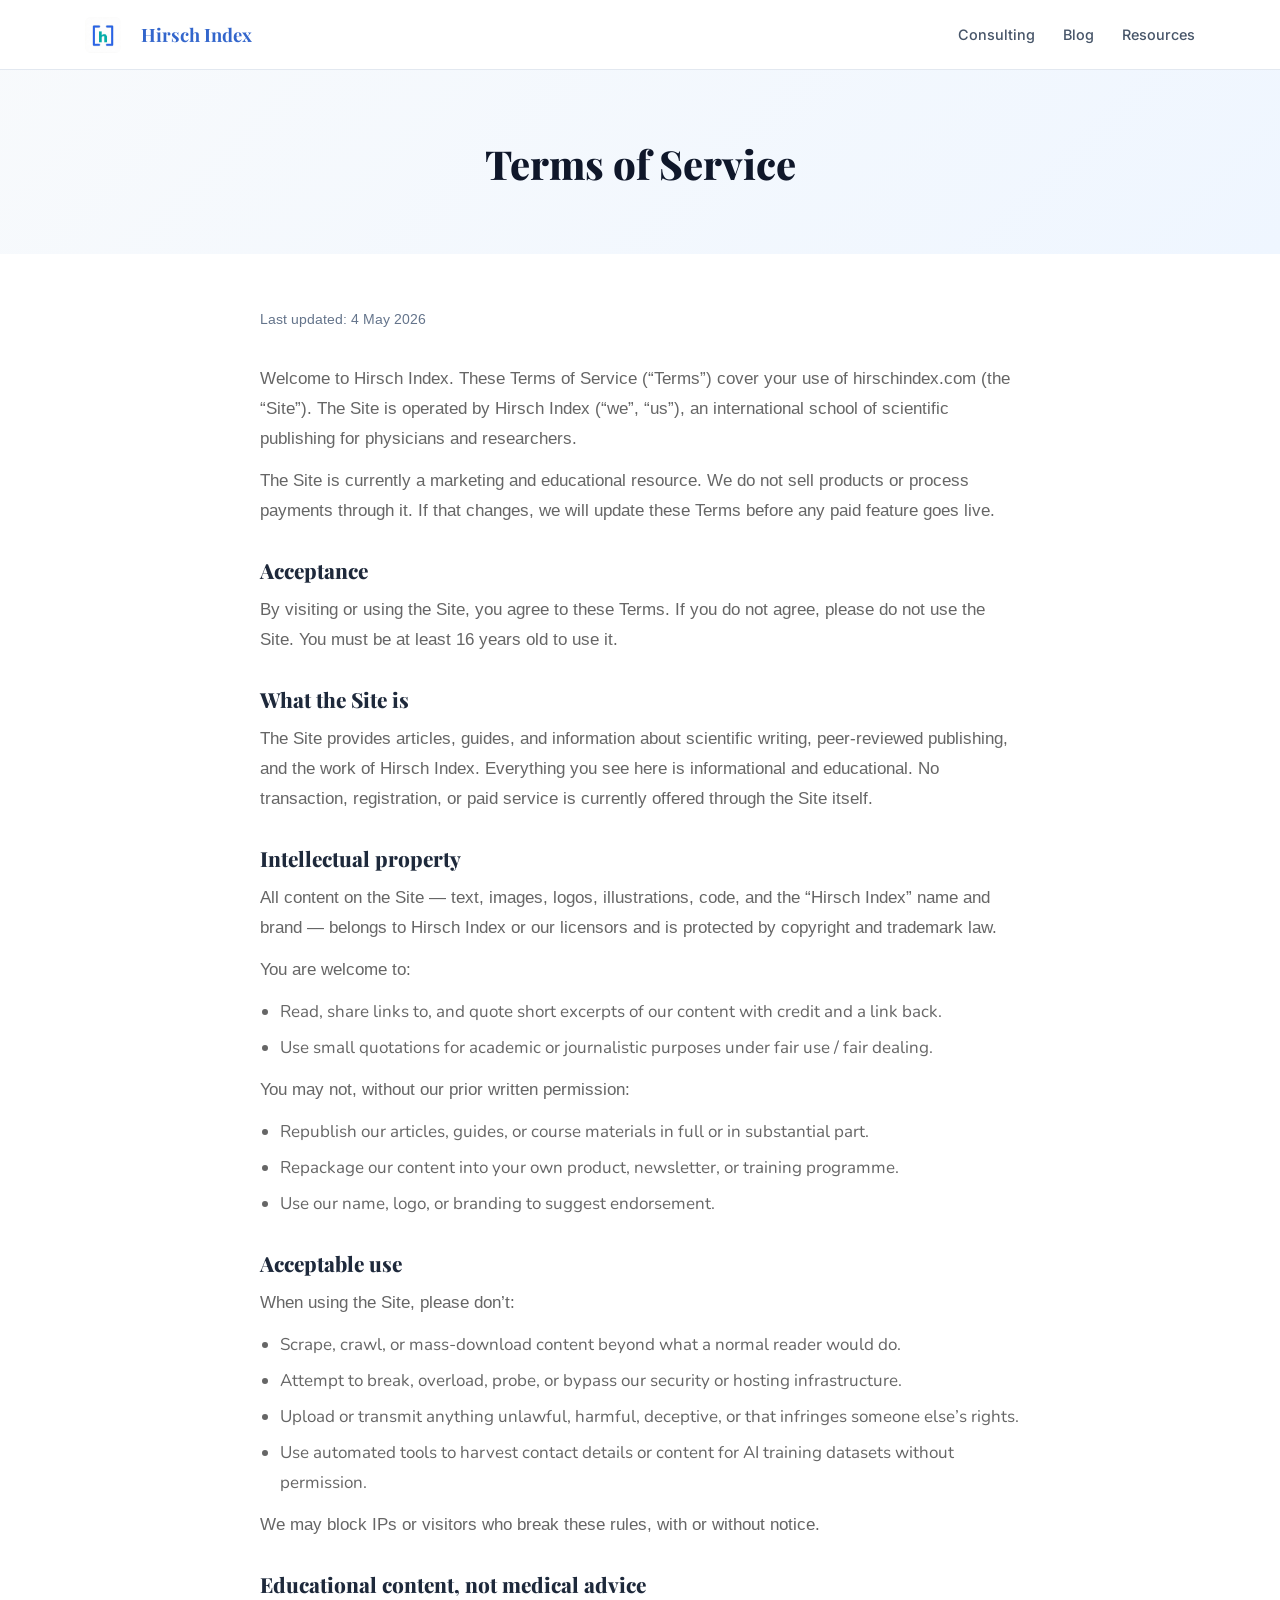
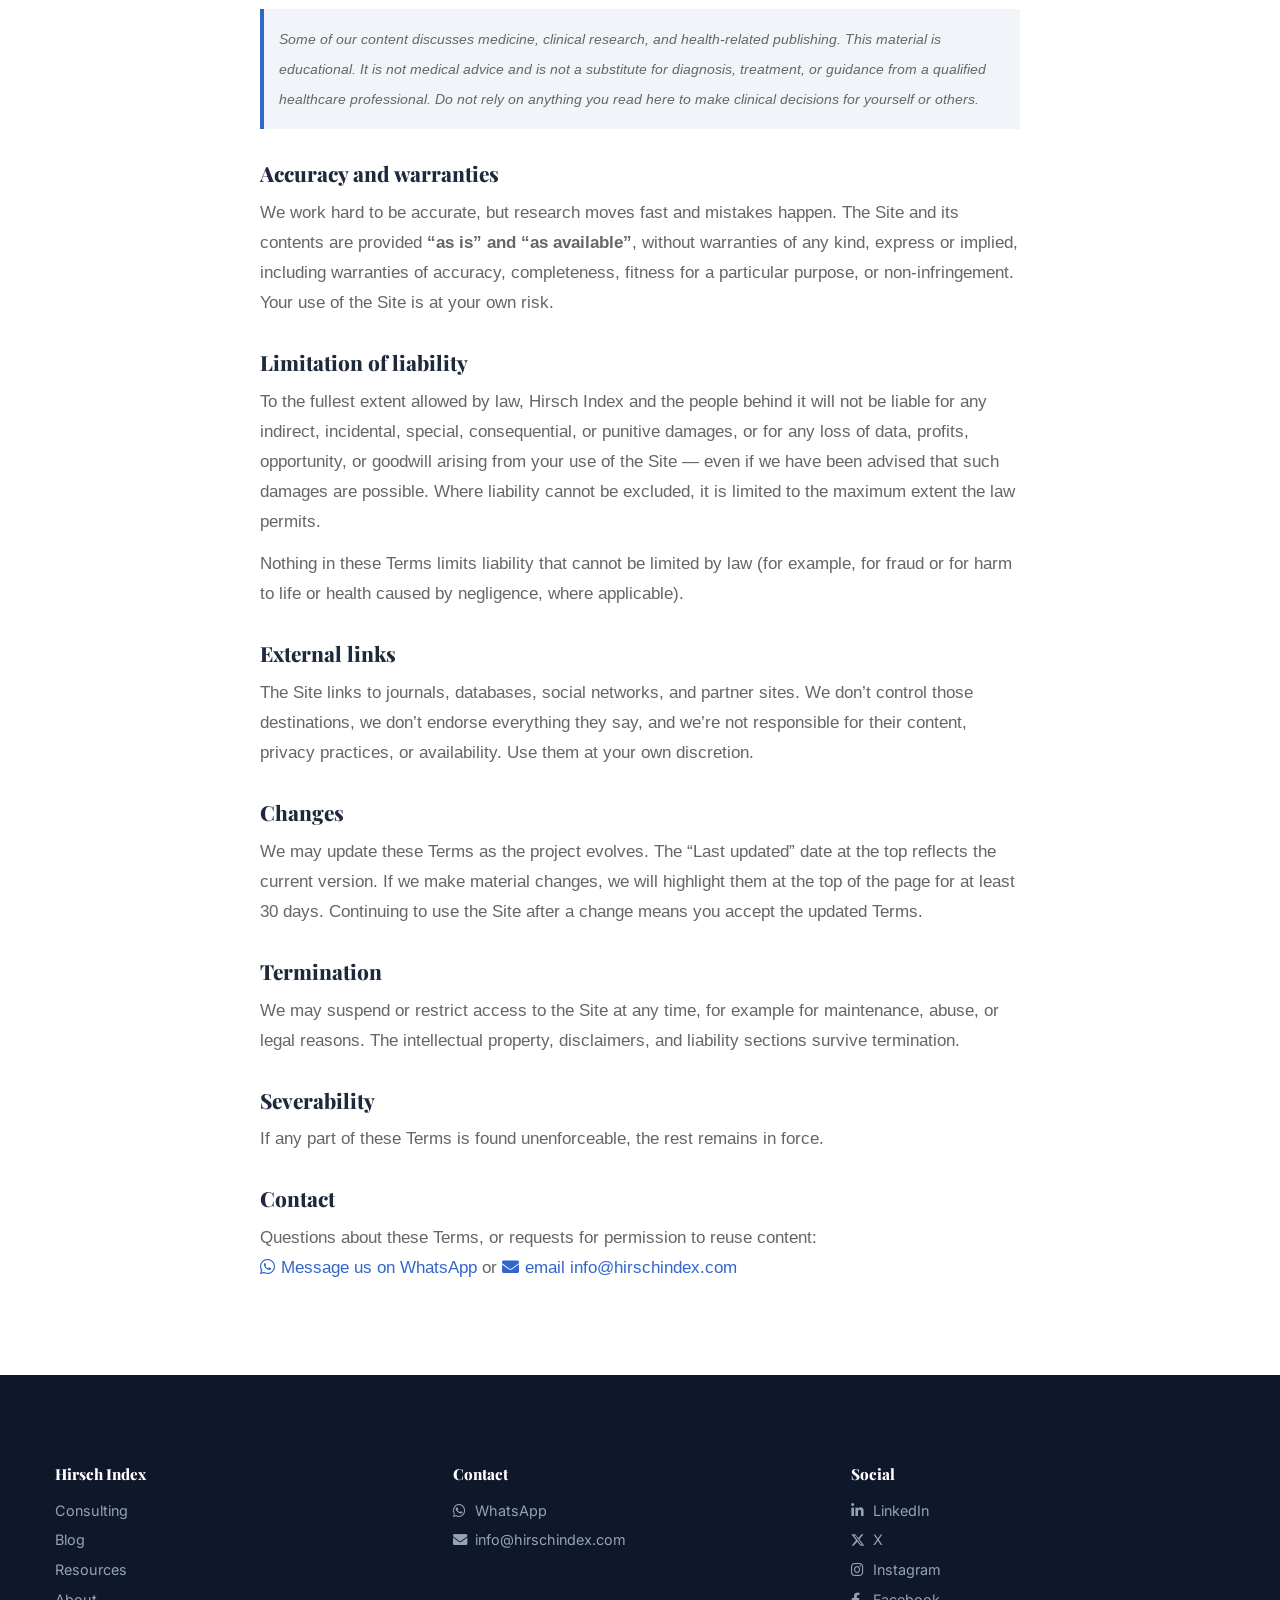
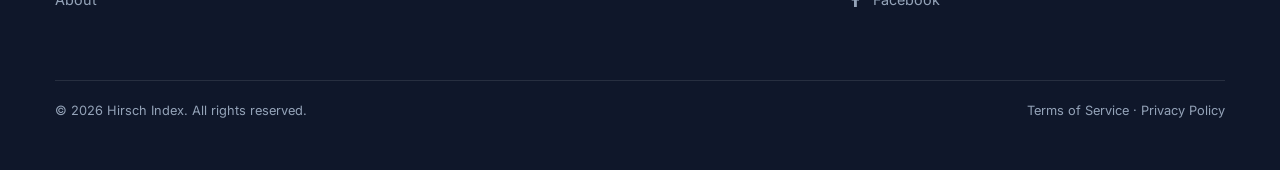
<file: offer/index.html>
<!DOCTYPE html>
<html lang="en">
<head>
    <meta charset="UTF-8">
    <meta name="viewport" content="width=device-width, initial-scale=1, shrink-to-fit=no">
    <title>Terms of Service — Hirsch Index</title>
    <link rel="icon" href="/assets/logo-main.jpg" sizes="35x35" type="image/jpeg">

    <link rel="preconnect" href="https://fonts.googleapis.com">
    <link rel="preconnect" href="https://fonts.gstatic.com" crossorigin>
    <link href="https://fonts.googleapis.com/css2?family=Inter:wght@300;400;500;600;700;800&family=Playfair+Display:wght@400;600;700&display=swap" rel="stylesheet">

    <link rel="stylesheet" href="/assets/css/all.min.css">
    <link rel="stylesheet" href="/assets/css/flaticon.css">
    <link rel="stylesheet" href="/assets/css/animate.min.css">
    <link rel="stylesheet" href="/assets/css/bootstrap.min.css">
    <link rel="stylesheet" href="/assets/css/style.css">
    <link rel="stylesheet" href="/assets/css/responsive.css">
    <link rel="stylesheet" href="/assets/css/color-hirsch.css">

    <style>
        body { font-family: 'Inter', sans-serif; }
        h1, h2, h3, h4, h5, h6 { font-family: 'Playfair Display', serif; }

        /* Nav */
        .hi-nav { position:fixed; top:0; left:0; right:0; height:70px; background:#fff; border-bottom:1px solid #e2e8f0; z-index:9999; display:flex; align-items:center; }
        .hi-nav-inner { max-width:1150px; margin:0 auto; padding:0 20px; width:100%; display:flex; align-items:center; justify-content:space-between; }
        .hi-nav-logo { display:flex; align-items:center; gap:10px; text-decoration:none; }
        .hi-nav-logo img { width:36px; height:36px; border-radius:6px; }
        .logo-text-hi { font-family:'Playfair Display',serif; font-size:1.15rem; font-weight:bold; color:#3366CC; margin-left:10px; }
        .hi-nav-menu { display:flex; align-items:center; gap:28px; list-style:none; margin:0; padding:0; }
        .hi-nav-menu a { font-family:'Inter',sans-serif; font-size:0.9rem; font-weight:500; color:#475569; text-decoration:none; transition:color 0.2s; }
        .hi-nav-menu a:hover { color:#3366CC; }
        .hi-nav-tg { display:inline-flex; align-items:center; gap:6px; background:#3366CC; color:#fff; padding:9px 20px; border-radius:8px; font-family:'Inter',sans-serif; font-size:0.85rem; font-weight:500; text-decoration:none; transition:background 0.2s; white-space:nowrap; }
        .hi-nav-tg:hover { background:#2952a3; color:#fff; }
        .hi-nav-right { display:flex; align-items:center; gap:28px; }
        .hi-burger { display:none; background:none; border:none; font-size:1.5rem; color:#1e293b; cursor:pointer; }
        .hi-mobile-menu { display:none; position:fixed; top:70px; left:0; right:0; background:#fff; border-bottom:1px solid #e2e8f0; padding:20px; z-index:9998; flex-direction:column; gap:16px; }
        .hi-mobile-menu.open { display:flex; }
        .hi-mobile-menu a { font-family:'Inter',sans-serif; font-size:1rem; font-weight:500; color:#1e293b; text-decoration:none; padding:8px 0; }
        @media (max-width:991px) { .hi-nav-menu { display:none; } .hi-burger { display:block; } .hi-nav-tg { display:none !important; } }

        /* Page hero */
        .hi-page-hero { padding:140px 0 50px; background:linear-gradient(135deg, #f8fafc, #eff6ff); text-align:center; }
        .hi-page-hero h1 { font-size:2.5rem; margin-bottom:16px; color:#0f172a; }

        /* Legal content */
        .hi-legal { max-width:800px; margin:0 auto; padding:50px 20px 80px; font-size:0.95rem; line-height:1.8; color:#475569; }
        .hi-legal h2 { font-size:1.3rem; color:#1e293b; margin:32px 0 12px; }
        .hi-legal h3 { font-size:1.1rem; color:#1e293b; margin:24px 0 8px; }
        .hi-legal p { margin-bottom:12px; }
        .hi-legal ul, .hi-legal ol { margin-bottom:12px; padding-left:20px; }
        .hi-legal li { margin-bottom:6px; }
        .hi-legal a { color:#3366CC; }

        /* Footer */
        .hi-footer a { color:#94a3b8; text-decoration:none; }
        .hi-footer a:hover { color:#fff; }
        .hi-footer h4 { color:#fff; margin-bottom:16px; font-size:0.95rem; }
        .hi-footer-links { display:flex; flex-direction:column; gap:8px; font-size:0.9rem; }
        .hi-footer-bottom { border-top:1px solid rgba(255,255,255,0.1); margin-top:40px; padding-top:20px; display:flex; justify-content:space-between; font-size:0.8rem; color:#94a3b8; flex-wrap:wrap; gap:10px; }
        @media (max-width:991px) { .hi-footer-bottom { flex-direction:column; text-align:center; } }
    </style>

    <script defer src="https://static.cloudflareinsights.com/beacon.min.js" data-cf-beacon='{"token": "ca81c8e988a44748b38a85d31fae0342"}'></script>
</head>
<body>
    <main>
        <!-- ===== Navigation ===== -->
        <div class="hi-nav">
            <div class="hi-nav-inner">
                <a href="/" class="hi-nav-logo">
                    <img src="/assets/logo-main.jpg" alt="Hirsch Index">
                    <span class="logo-text-hi">Hirsch Index</span>
                </a>
                <div class="hi-nav-right">
                    <ul class="hi-nav-menu">
                        <li><a href="/consulting/">Consulting</a></li>
                        <li><a href="/blog/">Blog</a></li>
                        <li><a href="/resources/">Resources</a></li>
                    </ul>
                    <button class="hi-burger" onclick="document.getElementById('hiMobile').classList.toggle('open')" aria-label="Menu">
                        <i class="fas fa-bars"></i>
                    </button>
                </div>
            </div>
        </div>
        <div class="hi-mobile-menu" id="hiMobile">
            <a href="/consulting/">Consulting</a>
            <a href="/blog/">Blog</a>
            <a href="/resources/">Resources</a>
        </div>

        <!-- ===== Page Hero ===== -->
        <section class="hi-page-hero">
            <div class="container">
                <h1>Terms of Service</h1>
            </div>
        </section>

        <!-- ===== Legal Content ===== -->
        <div class="hi-legal">
            <p style="color:#64748b; font-size:0.85rem; margin-bottom:30px;">Last updated: 4 May 2026</p>

            <p>Welcome to Hirsch Index. These Terms of Service (&ldquo;Terms&rdquo;) cover your use of hirschindex.com (the &ldquo;Site&rdquo;). The Site is operated by Hirsch Index (&ldquo;we&rdquo;, &ldquo;us&rdquo;), an international school of scientific publishing for physicians and researchers.</p>
            <p>The Site is currently a marketing and educational resource. We do not sell products or process payments through it. If that changes, we will update these Terms before any paid feature goes live.</p>

            <h2>Acceptance</h2>
            <p>By visiting or using the Site, you agree to these Terms. If you do not agree, please do not use the Site. You must be at least 16 years old to use it.</p>

            <h2>What the Site is</h2>
            <p>The Site provides articles, guides, and information about scientific writing, peer-reviewed publishing, and the work of Hirsch Index. Everything you see here is informational and educational. No transaction, registration, or paid service is currently offered through the Site itself.</p>

            <h2>Intellectual property</h2>
            <p>All content on the Site &mdash; text, images, logos, illustrations, code, and the &ldquo;Hirsch Index&rdquo; name and brand &mdash; belongs to Hirsch Index or our licensors and is protected by copyright and trademark law.</p>
            <p>You are welcome to:</p>
            <ul>
                <li>Read, share links to, and quote short excerpts of our content with credit and a link back.</li>
                <li>Use small quotations for academic or journalistic purposes under fair use / fair dealing.</li>
            </ul>
            <p>You may not, without our prior written permission:</p>
            <ul>
                <li>Republish our articles, guides, or course materials in full or in substantial part.</li>
                <li>Repackage our content into your own product, newsletter, or training programme.</li>
                <li>Use our name, logo, or branding to suggest endorsement.</li>
            </ul>

            <h2>Acceptable use</h2>
            <p>When using the Site, please don&rsquo;t:</p>
            <ul>
                <li>Scrape, crawl, or mass-download content beyond what a normal reader would do.</li>
                <li>Attempt to break, overload, probe, or bypass our security or hosting infrastructure.</li>
                <li>Upload or transmit anything unlawful, harmful, deceptive, or that infringes someone else&rsquo;s rights.</li>
                <li>Use automated tools to harvest contact details or content for AI training datasets without permission.</li>
            </ul>
            <p>We may block IPs or visitors who break these rules, with or without notice.</p>

            <h2>Educational content, not medical advice</h2>
            <p style="background:#f1f5f9; padding:15px; border-left:4px solid #3366CC; font-style:italic; font-size:0.9rem;">Some of our content discusses medicine, clinical research, and health-related publishing. This material is educational. It is not medical advice and is not a substitute for diagnosis, treatment, or guidance from a qualified healthcare professional. Do not rely on anything you read here to make clinical decisions for yourself or others.</p>

            <h2>Accuracy and warranties</h2>
            <p>We work hard to be accurate, but research moves fast and mistakes happen. The Site and its contents are provided <strong>&ldquo;as is&rdquo; and &ldquo;as available&rdquo;</strong>, without warranties of any kind, express or implied, including warranties of accuracy, completeness, fitness for a particular purpose, or non-infringement. Your use of the Site is at your own risk.</p>

            <h2>Limitation of liability</h2>
            <p>To the fullest extent allowed by law, Hirsch Index and the people behind it will not be liable for any indirect, incidental, special, consequential, or punitive damages, or for any loss of data, profits, opportunity, or goodwill arising from your use of the Site &mdash; even if we have been advised that such damages are possible. Where liability cannot be excluded, it is limited to the maximum extent the law permits.</p>
            <p>Nothing in these Terms limits liability that cannot be limited by law (for example, for fraud or for harm to life or health caused by negligence, where applicable).</p>

            <h2>External links</h2>
            <p>The Site links to journals, databases, social networks, and partner sites. We don&rsquo;t control those destinations, we don&rsquo;t endorse everything they say, and we&rsquo;re not responsible for their content, privacy practices, or availability. Use them at your own discretion.</p>

            <h2>Changes</h2>
            <p>We may update these Terms as the project evolves. The &ldquo;Last updated&rdquo; date at the top reflects the current version. If we make material changes, we will highlight them at the top of the page for at least 30 days. Continuing to use the Site after a change means you accept the updated Terms.</p>

            <h2>Termination</h2>
            <p>We may suspend or restrict access to the Site at any time, for example for maintenance, abuse, or legal reasons. The intellectual property, disclaimers, and liability sections survive termination.</p>

            <h2>Severability</h2>
            <p>If any part of these Terms is found unenforceable, the rest remains in force.</p>

            <h2>Contact</h2>
            <p>Questions about these Terms, or requests for permission to reuse content:<br>
            <a href="https://wa.me/995551518453" target="_blank"><i class="fab fa-whatsapp" style="margin-right:6px;"></i>Message us on WhatsApp</a>
            or <a href="mailto:info@hirschindex.com"><i class="fas fa-envelope" style="margin-right:6px;"></i>email info@hirschindex.com</a></p>
        </div>

        <!-- ===== Footer ===== -->
        <footer>
            <div class="w-100 pt-90 dark-layer opc9 pb-50 position-relative hi-footer" style="background:#0f172a;">
                <div class="container">
                    <div class="row" style="gap:0;">
                        <div class="col-md-6 col-lg-4" style="margin-bottom:30px;">
                            <h4 style="font-family:'Playfair Display',serif;">Hirsch Index</h4>
                            <div class="hi-footer-links">
                                <a href="/consulting/">Consulting</a>
                                <a href="/blog/">Blog</a>
                                <a href="/resources/">Resources</a>
                                <a href="/#about">About</a>
                            </div>
                        </div>
                        <div class="col-md-6 col-lg-4" style="margin-bottom:30px;">
                            <h4 style="font-family:'Playfair Display',serif;">Contact</h4>
                                <div class="hi-footer-links">
                                    <a href="https://wa.me/995551518453" target="_blank"><i class="fab fa-whatsapp" style="width:18px;"></i> WhatsApp</a>
                                    <a href="mailto:info@hirschindex.com"><i class="fas fa-envelope" style="width:18px;"></i> info@hirschindex.com</a>
                                </div>
                        </div>
                        <div class="col-md-6 col-lg-4" style="margin-bottom:30px;">
                            <h4 style="font-family:'Playfair Display',serif;">Social</h4>
                                <div class="hi-footer-links">
                                    <a href="https://www.linkedin.com/company/hirsch-index-school" target="_blank"><i class="fab fa-linkedin-in" style="width:18px;"></i> LinkedIn</a>
                                    <a href="https://x.com/HirschIndex" target="_blank"><svg xmlns="http://www.w3.org/2000/svg" viewBox="0 0 512 512" width="14" height="14" fill="currentColor" aria-hidden="true" style="margin-right:4px; vertical-align:-2px;"><path d="M389.2 48h70.6L305.6 224.2 487 464H345L233.7 318.6 89.6 464H19L184.4 269.6 12.5 48H157.7l102.6 137 128.9-137zM360.7 422.2h39.1L156.5 88h-42L360.7 422.2z"/></svg> X</a>
                                    <a href="https://www.instagram.com/hirsch_index_school/" target="_blank"><i class="fab fa-instagram" style="width:18px;"></i> Instagram</a>
                                    <a href="https://www.facebook.com/profile.php?id=61573281606605" target="_blank"><i class="fab fa-facebook-f" style="width:18px;"></i> Facebook</a>
                                </div>
                        </div>
                    </div>
                    <div class="hi-footer-bottom">
                        <span>&copy; 2026 Hirsch Index. All rights reserved.</span>
                        <span><a href="/offer/">Terms of Service</a> &middot; <a href="/privacy/">Privacy Policy</a></span>
                    </div>
                </div>
            </div>
        </footer>
    </main>

    <script src="/assets/js/jquery.min.js"></script>
    <script src="/assets/js/popper.min.js"></script>
    <script src="/assets/js/bootstrap.min.js"></script>
    <script src="/assets/js/wow.min.js"></script>
    <script src="/assets/js/custom-scripts.js"></script>
</body>
</html>
</file>
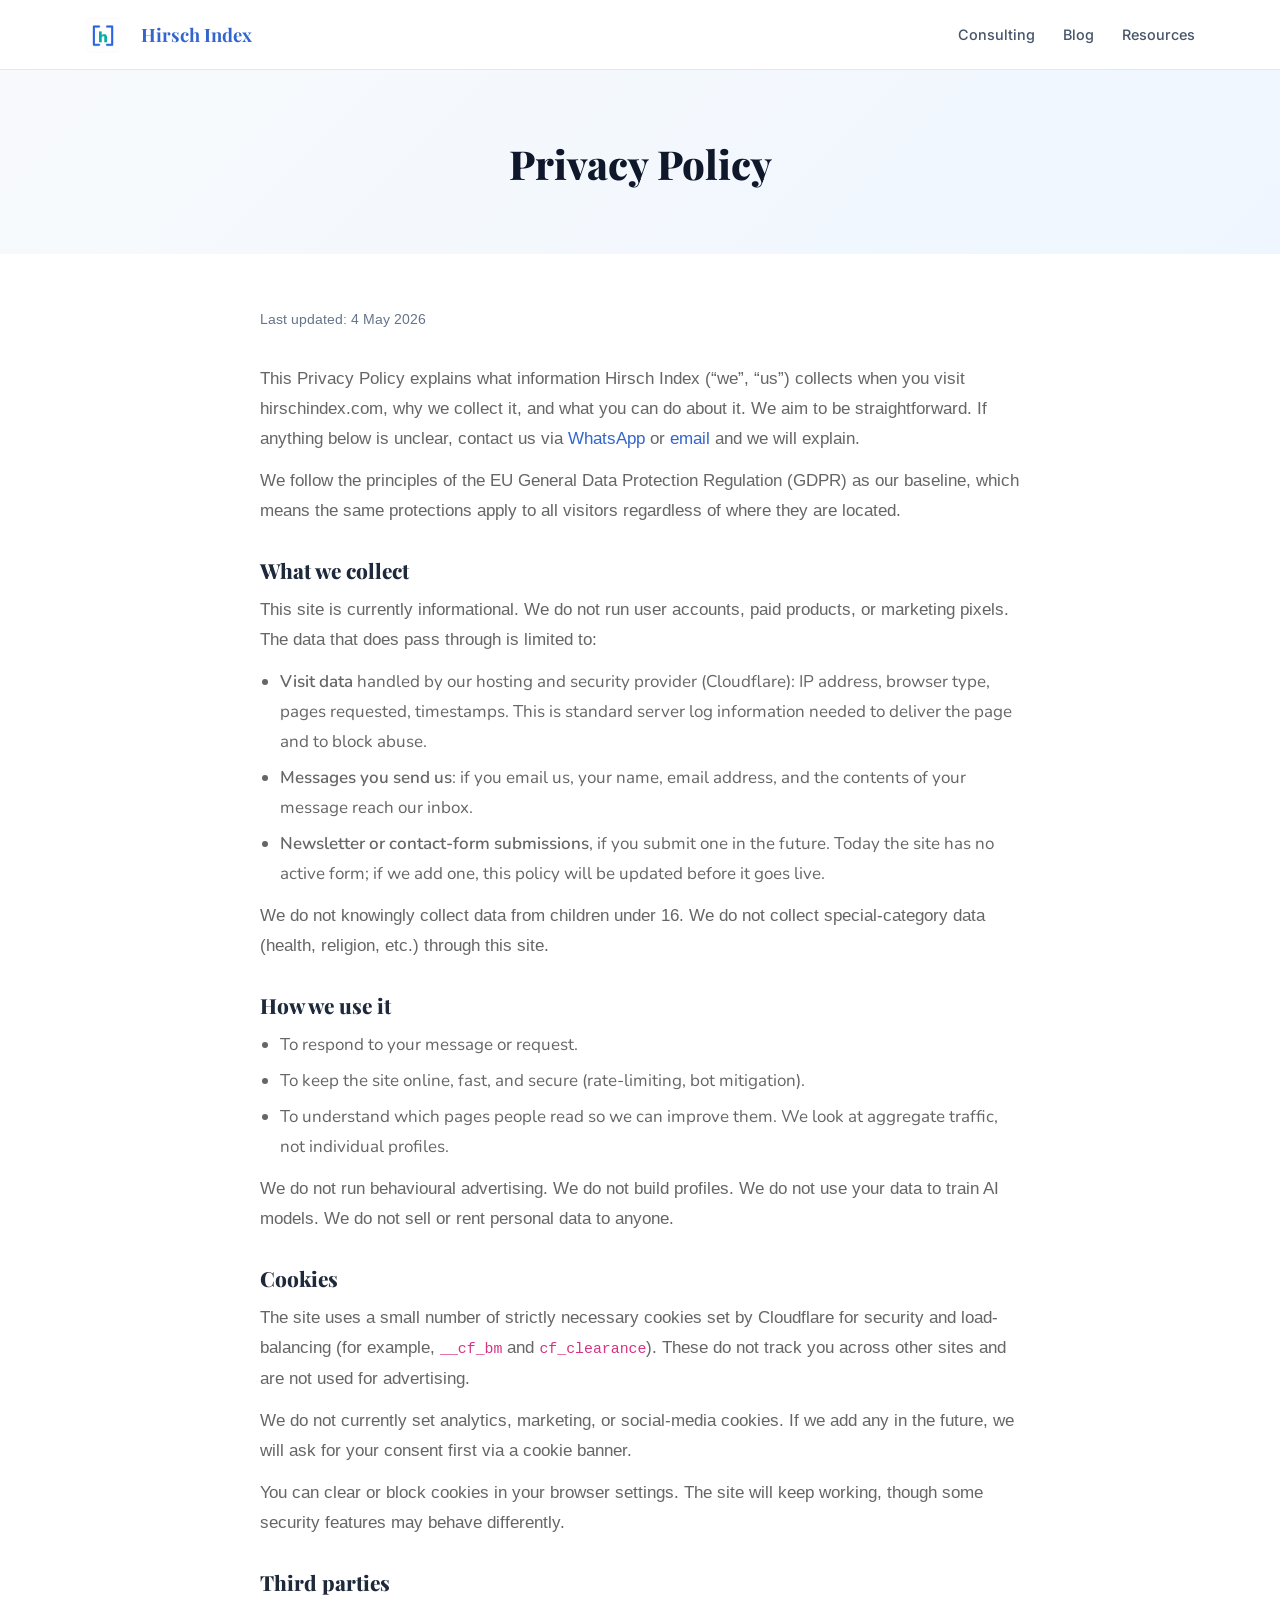
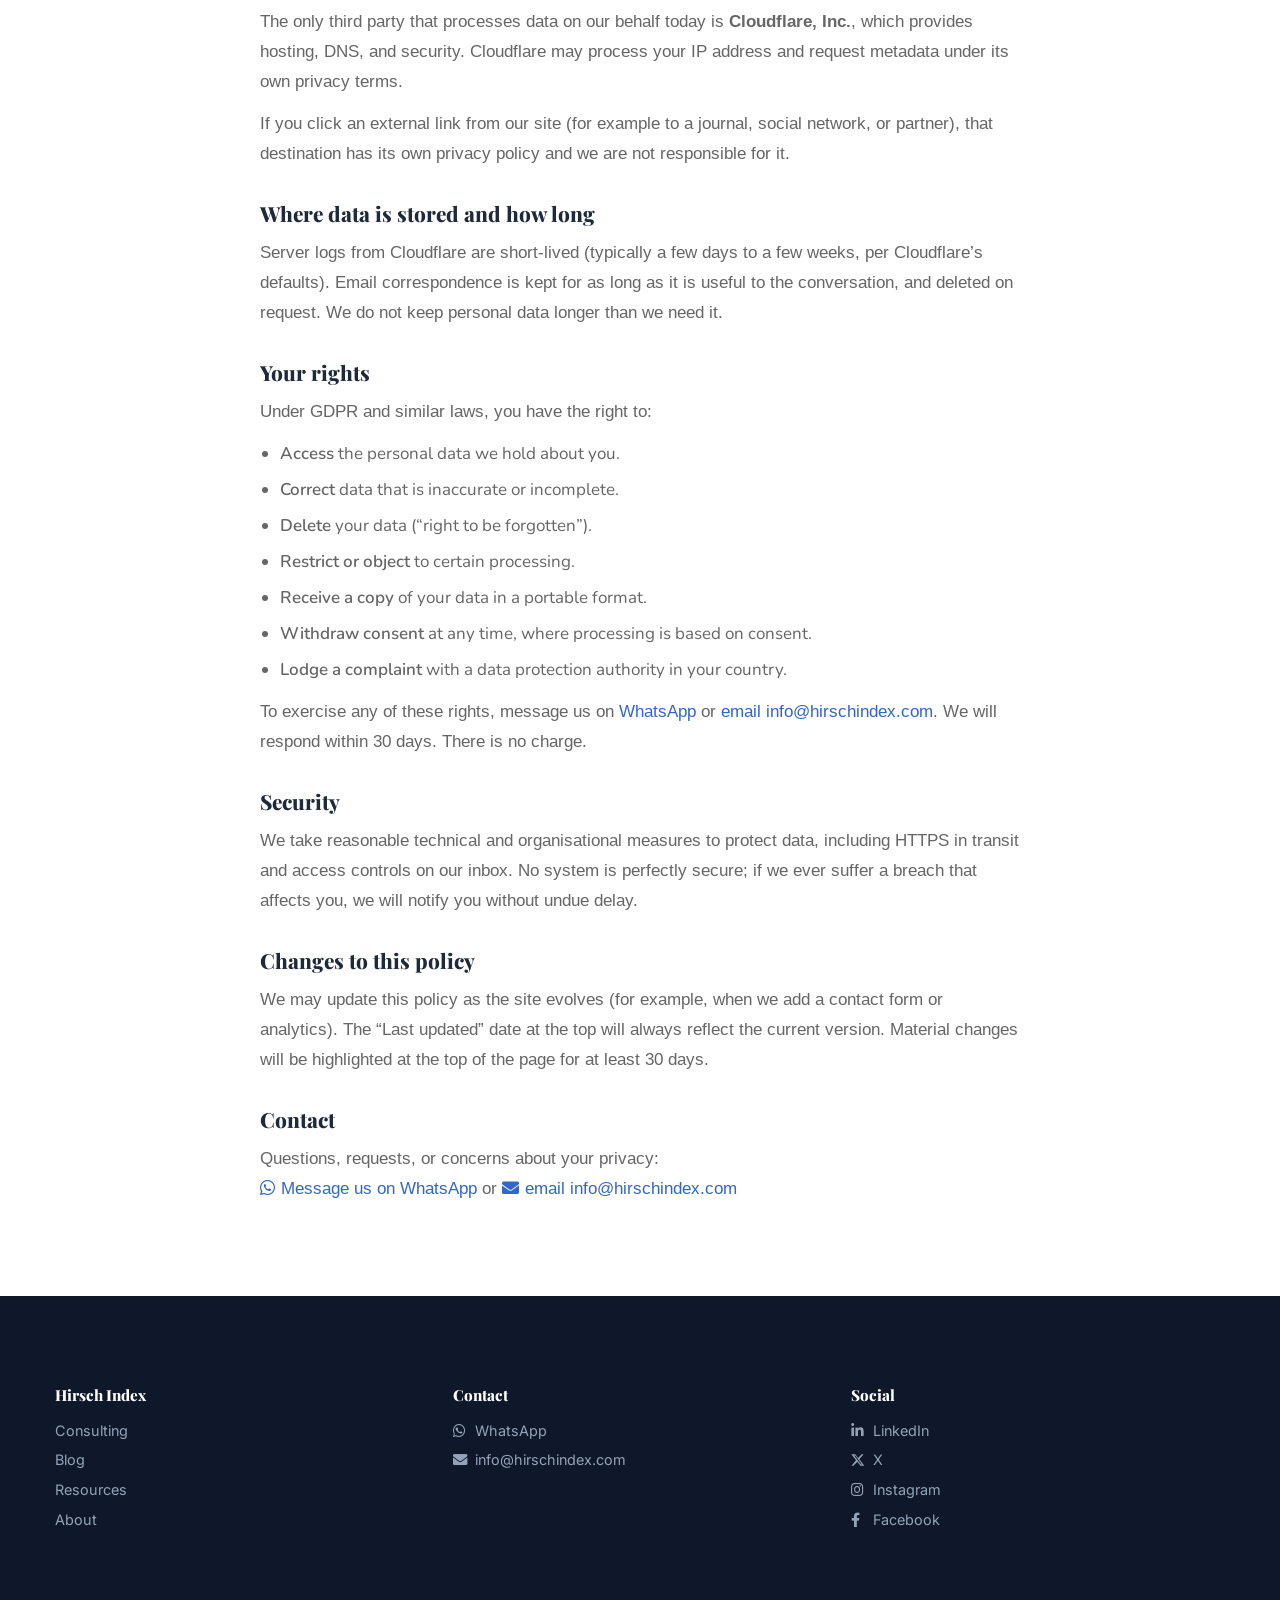
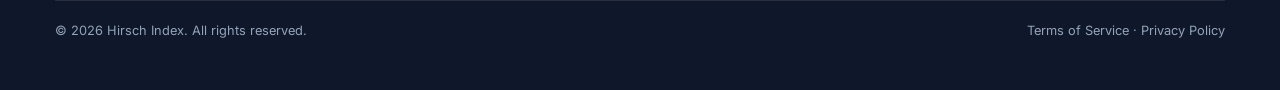
<file: privacy/index.html>
<!DOCTYPE html>
<html lang="en">
<head>
    <meta charset="UTF-8">
    <meta name="viewport" content="width=device-width, initial-scale=1, shrink-to-fit=no">
    <title>Privacy Policy — Hirsch Index</title>
    <link rel="icon" href="/assets/logo-main.jpg" sizes="35x35" type="image/jpeg">

    <link rel="preconnect" href="https://fonts.googleapis.com">
    <link rel="preconnect" href="https://fonts.gstatic.com" crossorigin>
    <link href="https://fonts.googleapis.com/css2?family=Inter:wght@300;400;500;600;700;800&family=Playfair+Display:wght@400;600;700&display=swap" rel="stylesheet">

    <link rel="stylesheet" href="/assets/css/all.min.css">
    <link rel="stylesheet" href="/assets/css/flaticon.css">
    <link rel="stylesheet" href="/assets/css/animate.min.css">
    <link rel="stylesheet" href="/assets/css/bootstrap.min.css">
    <link rel="stylesheet" href="/assets/css/style.css">
    <link rel="stylesheet" href="/assets/css/responsive.css">
    <link rel="stylesheet" href="/assets/css/color-hirsch.css">

    <style>
        body { font-family: 'Inter', sans-serif; }
        h1, h2, h3, h4, h5, h6 { font-family: 'Playfair Display', serif; }

        /* Nav */
        .hi-nav { position:fixed; top:0; left:0; right:0; height:70px; background:#fff; border-bottom:1px solid #e2e8f0; z-index:9999; display:flex; align-items:center; }
        .hi-nav-inner { max-width:1150px; margin:0 auto; padding:0 20px; width:100%; display:flex; align-items:center; justify-content:space-between; }
        .hi-nav-logo { display:flex; align-items:center; gap:10px; text-decoration:none; }
        .hi-nav-logo img { width:36px; height:36px; border-radius:6px; }
        .logo-text-hi { font-family:'Playfair Display',serif; font-size:1.15rem; font-weight:bold; color:#3366CC; margin-left:10px; }
        .hi-nav-menu { display:flex; align-items:center; gap:28px; list-style:none; margin:0; padding:0; }
        .hi-nav-menu a { font-family:'Inter',sans-serif; font-size:0.9rem; font-weight:500; color:#475569; text-decoration:none; transition:color 0.2s; }
        .hi-nav-menu a:hover { color:#3366CC; }
        .hi-nav-tg { display:inline-flex; align-items:center; gap:6px; background:#3366CC; color:#fff; padding:9px 20px; border-radius:8px; font-family:'Inter',sans-serif; font-size:0.85rem; font-weight:500; text-decoration:none; transition:background 0.2s; white-space:nowrap; }
        .hi-nav-tg:hover { background:#2952a3; color:#fff; }
        .hi-nav-right { display:flex; align-items:center; gap:28px; }
        .hi-burger { display:none; background:none; border:none; font-size:1.5rem; color:#1e293b; cursor:pointer; }
        .hi-mobile-menu { display:none; position:fixed; top:70px; left:0; right:0; background:#fff; border-bottom:1px solid #e2e8f0; padding:20px; z-index:9998; flex-direction:column; gap:16px; }
        .hi-mobile-menu.open { display:flex; }
        .hi-mobile-menu a { font-family:'Inter',sans-serif; font-size:1rem; font-weight:500; color:#1e293b; text-decoration:none; padding:8px 0; }
        @media (max-width:991px) { .hi-nav-menu { display:none; } .hi-burger { display:block; } .hi-nav-tg { display:none !important; } }

        /* Page hero */
        .hi-page-hero { padding:140px 0 50px; background:linear-gradient(135deg, #f8fafc, #eff6ff); text-align:center; }
        .hi-page-hero h1 { font-size:2.5rem; margin-bottom:16px; color:#0f172a; }

        /* Legal content */
        .hi-legal { max-width:800px; margin:0 auto; padding:50px 20px 80px; font-size:0.95rem; line-height:1.8; color:#475569; }
        .hi-legal h2 { font-size:1.3rem; color:#1e293b; margin:32px 0 12px; }
        .hi-legal h3 { font-size:1.1rem; color:#1e293b; margin:24px 0 8px; }
        .hi-legal p { margin-bottom:12px; }
        .hi-legal ul, .hi-legal ol { margin-bottom:12px; padding-left:20px; }
        .hi-legal li { margin-bottom:6px; }
        .hi-legal a { color:#3366CC; }

        /* Footer */
        .hi-footer a { color:#94a3b8; text-decoration:none; }
        .hi-footer a:hover { color:#fff; }
        .hi-footer h4 { color:#fff; margin-bottom:16px; font-size:0.95rem; }
        .hi-footer-links { display:flex; flex-direction:column; gap:8px; font-size:0.9rem; }
        .hi-footer-bottom { border-top:1px solid rgba(255,255,255,0.1); margin-top:40px; padding-top:20px; display:flex; justify-content:space-between; font-size:0.8rem; color:#94a3b8; flex-wrap:wrap; gap:10px; }
        @media (max-width:991px) { .hi-footer-bottom { flex-direction:column; text-align:center; } }
    </style>

    <script defer src="https://static.cloudflareinsights.com/beacon.min.js" data-cf-beacon='{"token": "ca81c8e988a44748b38a85d31fae0342"}'></script>
</head>
<body>
    <main>
        <!-- ===== Navigation ===== -->
        <div class="hi-nav">
            <div class="hi-nav-inner">
                <a href="/" class="hi-nav-logo">
                    <img src="/assets/logo-main.jpg" alt="Hirsch Index">
                    <span class="logo-text-hi">Hirsch Index</span>
                </a>
                <div class="hi-nav-right">
                    <ul class="hi-nav-menu">
                        <li><a href="/consulting/">Consulting</a></li>
                        <li><a href="/blog/">Blog</a></li>
                        <li><a href="/resources/">Resources</a></li>
                    </ul>
                    <button class="hi-burger" onclick="document.getElementById('hiMobile').classList.toggle('open')" aria-label="Menu">
                        <i class="fas fa-bars"></i>
                    </button>
                </div>
            </div>
        </div>
        <div class="hi-mobile-menu" id="hiMobile">
            <a href="/consulting/">Consulting</a>
            <a href="/blog/">Blog</a>
            <a href="/resources/">Resources</a>
        </div>

        <!-- ===== Page Hero ===== -->
        <section class="hi-page-hero">
            <div class="container">
                <h1>Privacy Policy</h1>
            </div>
        </section>

        <!-- ===== Legal Content ===== -->
        <div class="hi-legal">
            <p style="color:#64748b; font-size:0.85rem; margin-bottom:30px;">Last updated: 4 May 2026</p>

            <p>This Privacy Policy explains what information Hirsch Index (&ldquo;we&rdquo;, &ldquo;us&rdquo;) collects when you visit hirschindex.com, why we collect it, and what you can do about it. We aim to be straightforward. If anything below is unclear, contact us via <a href="https://wa.me/995551518453" target="_blank">WhatsApp</a> or <a href="mailto:info@hirschindex.com">email</a> and we will explain.</p>

            <p>We follow the principles of the EU General Data Protection Regulation (GDPR) as our baseline, which means the same protections apply to all visitors regardless of where they are located.</p>

            <h2>What we collect</h2>
            <p>This site is currently informational. We do not run user accounts, paid products, or marketing pixels. The data that does pass through is limited to:</p>
            <ul>
                <li><strong>Visit data</strong> handled by our hosting and security provider (Cloudflare): IP address, browser type, pages requested, timestamps. This is standard server log information needed to deliver the page and to block abuse.</li>
                <li><strong>Messages you send us</strong>: if you email us, your name, email address, and the contents of your message reach our inbox.</li>
                <li><strong>Newsletter or contact-form submissions</strong>, if you submit one in the future. Today the site has no active form; if we add one, this policy will be updated before it goes live.</li>
            </ul>
            <p>We do not knowingly collect data from children under 16. We do not collect special-category data (health, religion, etc.) through this site.</p>

            <h2>How we use it</h2>
            <ul>
                <li>To respond to your message or request.</li>
                <li>To keep the site online, fast, and secure (rate-limiting, bot mitigation).</li>
                <li>To understand which pages people read so we can improve them. We look at aggregate traffic, not individual profiles.</li>
            </ul>
            <p>We do not run behavioural advertising. We do not build profiles. We do not use your data to train AI models. We do not sell or rent personal data to anyone.</p>

            <h2>Cookies</h2>
            <p>The site uses a small number of strictly necessary cookies set by Cloudflare for security and load-balancing (for example, <code>__cf_bm</code> and <code>cf_clearance</code>). These do not track you across other sites and are not used for advertising.</p>
            <p>We do not currently set analytics, marketing, or social-media cookies. If we add any in the future, we will ask for your consent first via a cookie banner.</p>
            <p>You can clear or block cookies in your browser settings. The site will keep working, though some security features may behave differently.</p>

            <h2>Third parties</h2>
            <p>The only third party that processes data on our behalf today is <strong>Cloudflare, Inc.</strong>, which provides hosting, DNS, and security. Cloudflare may process your IP address and request metadata under its own privacy terms.</p>
            <p>If you click an external link from our site (for example to a journal, social network, or partner), that destination has its own privacy policy and we are not responsible for it.</p>

            <h2>Where data is stored and how long</h2>
            <p>Server logs from Cloudflare are short-lived (typically a few days to a few weeks, per Cloudflare&rsquo;s defaults). Email correspondence is kept for as long as it is useful to the conversation, and deleted on request. We do not keep personal data longer than we need it.</p>

            <h2>Your rights</h2>
            <p>Under GDPR and similar laws, you have the right to:</p>
            <ul>
                <li><strong>Access</strong> the personal data we hold about you.</li>
                <li><strong>Correct</strong> data that is inaccurate or incomplete.</li>
                <li><strong>Delete</strong> your data (&ldquo;right to be forgotten&rdquo;).</li>
                <li><strong>Restrict or object</strong> to certain processing.</li>
                <li><strong>Receive a copy</strong> of your data in a portable format.</li>
                <li><strong>Withdraw consent</strong> at any time, where processing is based on consent.</li>
                <li><strong>Lodge a complaint</strong> with a data protection authority in your country.</li>
            </ul>
            <p>To exercise any of these rights, message us on <a href="https://wa.me/995551518453" target="_blank">WhatsApp</a> or <a href="mailto:info@hirschindex.com">email info@hirschindex.com</a>. We will respond within 30 days. There is no charge.</p>

            <h2>Security</h2>
            <p>We take reasonable technical and organisational measures to protect data, including HTTPS in transit and access controls on our inbox. No system is perfectly secure; if we ever suffer a breach that affects you, we will notify you without undue delay.</p>

            <h2>Changes to this policy</h2>
            <p>We may update this policy as the site evolves (for example, when we add a contact form or analytics). The &ldquo;Last updated&rdquo; date at the top will always reflect the current version. Material changes will be highlighted at the top of the page for at least 30 days.</p>

            <h2>Contact</h2>
            <p>Questions, requests, or concerns about your privacy:<br>
            <a href="https://wa.me/995551518453" target="_blank"><i class="fab fa-whatsapp" style="margin-right:6px;"></i>Message us on WhatsApp</a>
            or <a href="mailto:info@hirschindex.com"><i class="fas fa-envelope" style="margin-right:6px;"></i>email info@hirschindex.com</a></p>
        </div>

        <!-- ===== Footer ===== -->
        <footer>
            <div class="w-100 pt-90 dark-layer opc9 pb-50 position-relative hi-footer" style="background:#0f172a;">
                <div class="container">
                    <div class="row" style="gap:0;">
                        <div class="col-md-6 col-lg-4" style="margin-bottom:30px;">
                            <h4 style="font-family:'Playfair Display',serif;">Hirsch Index</h4>
                            <div class="hi-footer-links">
                                <a href="/consulting/">Consulting</a>
                                <a href="/blog/">Blog</a>
                                <a href="/resources/">Resources</a>
                                <a href="/#about">About</a>
                            </div>
                        </div>
                        <div class="col-md-6 col-lg-4" style="margin-bottom:30px;">
                            <h4 style="font-family:'Playfair Display',serif;">Contact</h4>
                                <div class="hi-footer-links">
                                    <a href="https://wa.me/995551518453" target="_blank"><i class="fab fa-whatsapp" style="width:18px;"></i> WhatsApp</a>
                                    <a href="mailto:info@hirschindex.com"><i class="fas fa-envelope" style="width:18px;"></i> info@hirschindex.com</a>
                                </div>
                        </div>
                        <div class="col-md-6 col-lg-4" style="margin-bottom:30px;">
                            <h4 style="font-family:'Playfair Display',serif;">Social</h4>
                                <div class="hi-footer-links">
                                    <a href="https://www.linkedin.com/company/hirsch-index-school" target="_blank"><i class="fab fa-linkedin-in" style="width:18px;"></i> LinkedIn</a>
                                    <a href="https://x.com/HirschIndex" target="_blank"><svg xmlns="http://www.w3.org/2000/svg" viewBox="0 0 512 512" width="14" height="14" fill="currentColor" aria-hidden="true" style="margin-right:4px; vertical-align:-2px;"><path d="M389.2 48h70.6L305.6 224.2 487 464H345L233.7 318.6 89.6 464H19L184.4 269.6 12.5 48H157.7l102.6 137 128.9-137zM360.7 422.2h39.1L156.5 88h-42L360.7 422.2z"/></svg> X</a>
                                    <a href="https://www.instagram.com/hirsch_index_school/" target="_blank"><i class="fab fa-instagram" style="width:18px;"></i> Instagram</a>
                                    <a href="https://www.facebook.com/profile.php?id=61573281606605" target="_blank"><i class="fab fa-facebook-f" style="width:18px;"></i> Facebook</a>
                                </div>
                        </div>
                    </div>
                    <div class="hi-footer-bottom">
                        <span>&copy; 2026 Hirsch Index. All rights reserved.</span>
                        <span><a href="/offer/">Terms of Service</a> &middot; <a href="/privacy/">Privacy Policy</a></span>
                    </div>
                </div>
            </div>
        </footer>
    </main>

    <script src="/assets/js/jquery.min.js"></script>
    <script src="/assets/js/popper.min.js"></script>
    <script src="/assets/js/bootstrap.min.js"></script>
    <script src="/assets/js/wow.min.js"></script>
    <script src="/assets/js/custom-scripts.js"></script>
</body>
</html>
</file>
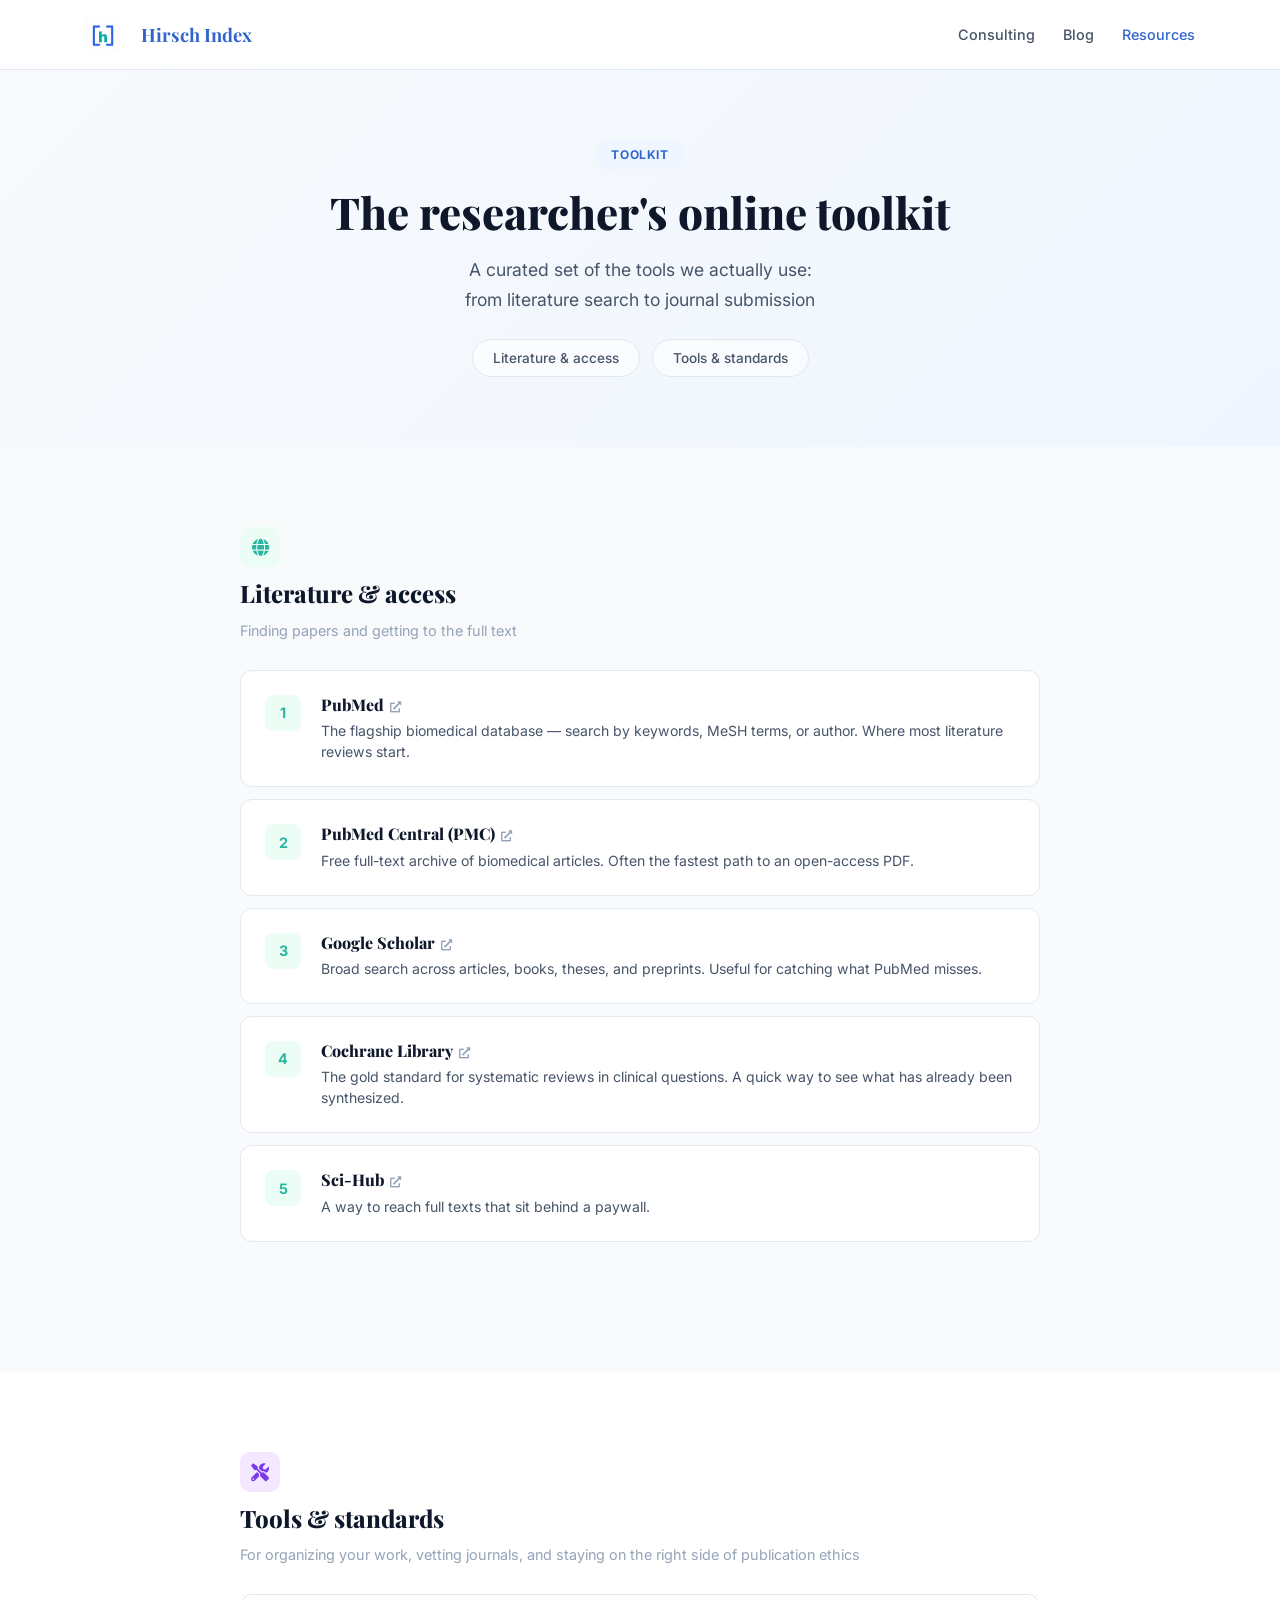
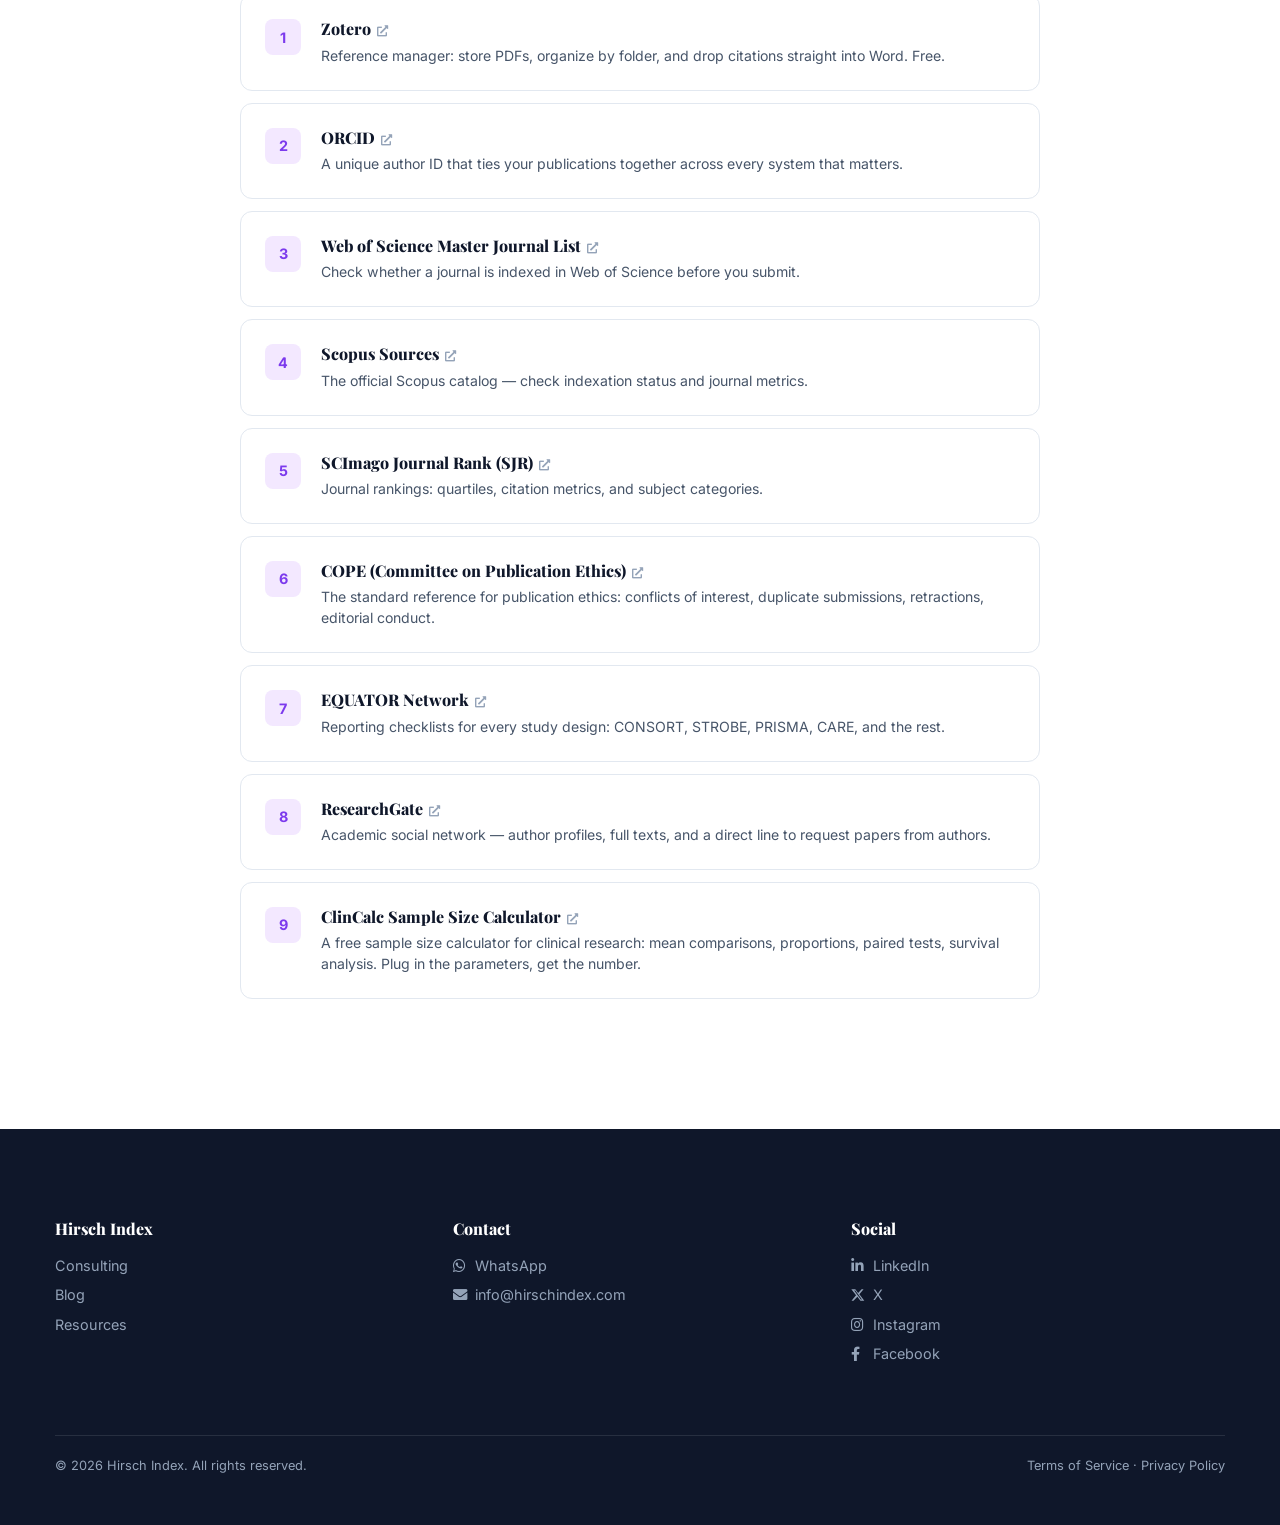
<file: resources/index.html>
<!DOCTYPE html>
<html lang="en">
    <head>
        <meta charset="UTF-8">
        <meta name="viewport" content="width=device-width, initial-scale=1, shrink-to-fit=no">
        <meta name="description" content="Researcher's online toolkit — a curated selection of essential tools for scientific work. Hirsch Index.">
        <link rel="icon" href="/assets/logo-main.jpg" sizes="35x35" type="image/jpeg">
        <title>Resources — Hirsch Index</title>

        <link rel="preconnect" href="https://fonts.googleapis.com">
        <link rel="preconnect" href="https://fonts.gstatic.com" crossorigin>
        <link href="https://fonts.googleapis.com/css2?family=Inter:wght@300;400;500;600;700;800&family=Playfair+Display:wght@400;600;700&display=swap" rel="stylesheet">

        <link rel="stylesheet" href="/assets/css/all.min.css">
        <link rel="stylesheet" href="/assets/css/flaticon.css">
        <link rel="stylesheet" href="/assets/css/animate.min.css">
        <link rel="stylesheet" href="/assets/css/bootstrap.min.css">
        <link rel="stylesheet" href="/assets/css/style.css">
        <link rel="stylesheet" href="/assets/css/responsive.css">
        <link rel="stylesheet" href="/assets/css/color-hirsch.css">

        <style>
            body { font-family: 'Inter', sans-serif; }
            h1, h2, h3, h4, h5, h6 { font-family: 'Playfair Display', serif; }

            /* Shared nav */
            .hi-nav { position:fixed; top:0; left:0; right:0; height:70px; background:#fff; border-bottom:1px solid #e2e8f0; z-index:9999; display:flex; align-items:center; }
            .hi-nav-inner { max-width:1150px; margin:0 auto; padding:0 20px; width:100%; display:flex; align-items:center; justify-content:space-between; }
            .hi-nav-logo { display:flex; align-items:center; gap:10px; text-decoration:none; }
            .hi-nav-logo img { width:36px; height:36px; border-radius:6px; }
            .logo-text-hi { font-family:'Playfair Display',serif; font-size:1.15rem; font-weight:bold; color:#3366CC; margin-left:10px; }
            .hi-nav-menu { display:flex; align-items:center; gap:28px; list-style:none; margin:0; padding:0; }
            .hi-nav-menu a { font-family:'Inter',sans-serif; font-size:0.9rem; font-weight:500; color:#475569; text-decoration:none; transition:color 0.2s; }
            .hi-nav-menu a:hover, .hi-nav-menu a.active { color:#3366CC; }
            .hi-nav-tg { display:inline-flex; align-items:center; gap:6px; background:#3366CC; color:#fff; padding:9px 20px; border-radius:8px; font-family:'Inter',sans-serif; font-size:0.85rem; font-weight:500; text-decoration:none; transition:background 0.2s; white-space:nowrap; }
            .hi-nav-tg:hover { background:#2952a3; color:#fff; }
            .hi-nav-right { display:flex; align-items:center; gap:28px; }
            .hi-burger { display:none; background:none; border:none; font-size:1.5rem; color:#1e293b; cursor:pointer; }
            .hi-mobile-menu { display:none; position:fixed; top:70px; left:0; right:0; background:#fff; border-bottom:1px solid #e2e8f0; padding:20px; z-index:9998; flex-direction:column; gap:16px; }
            .hi-mobile-menu.open { display:flex; }
            .hi-mobile-menu a { font-family:'Inter',sans-serif; font-size:1rem; font-weight:500; color:#1e293b; text-decoration:none; padding:8px 0; }
            .hi-mobile-menu a:hover { color:#3366CC; }
            @media (max-width:991px) { .hi-nav-menu { display:none; } .hi-burger { display:block; } .hi-nav-tg { display:none !important; } }

            /* Page hero */
            .hi-page-hero {
                padding: 140px 0 70px;
                background: linear-gradient(135deg, #f8fafc, #eff6ff);
                text-align: center;
            }
            .hi-page-hero .hi-badge {
                display: inline-block;
                background: #eff6ff;
                color: #3366CC;
                font-size: 0.75rem;
                font-weight: bold;
                text-transform: uppercase;
                padding: 6px 16px;
                border-radius: 50px;
                margin-bottom: 16px;
                letter-spacing: 0.05em;
                font-family: 'Inter', sans-serif;
            }
            .hi-page-hero h1 {
                font-size: 2.75rem;
                margin-bottom: 16px;
                color: #0f172a;
            }
            .hi-page-hero p {
                font-size: 1.1rem;
                color: #475569;
                max-width: 560px;
                margin: 0 auto;
                font-family: 'Inter', sans-serif;
            }

            /* Resource TOC */
            .resource-toc {
                display: flex; gap: 12px; justify-content: center; flex-wrap: wrap;
                margin-top: 24px;
            }
            .resource-toc a {
                padding: 8px 20px; border-radius: 20px; font-size: 0.85rem;
                font-weight: 500; text-decoration: none; transition: 0.2s;
                background: rgba(255,255,255,0.6); color: #475569;
                border: 1px solid #e2e8f0;
                font-family: 'Inter', sans-serif;
            }
            .resource-toc a:hover {
                background: #3366CC; color: #fff; border-color: #3366CC;
            }

            /* Resource sections */
            .resource-section { margin-bottom: 50px; }
            .resource-section h2 {
                font-size: 1.5rem; margin-bottom: 8px; color: #0f172a;
            }
            .resource-section .section-desc {
                font-size: 0.9rem; color: #94a3b8; margin-bottom: 24px;
                font-family: 'Inter', sans-serif;
            }

            .section-icon {
                width: 40px; height: 40px; border-radius: 10px;
                display: inline-flex; align-items: center; justify-content: center;
                font-size: 18px; margin-bottom: 12px;
            }

            /* Resource cards */
            .resource-card {
                display: flex; gap: 20px; align-items: flex-start;
                background: #fff; border: 1px solid #e2e8f0;
                border-radius: 12px; padding: 24px;
                margin-bottom: 12px; transition: 0.3s;
            }
            .resource-card:hover {
                box-shadow: 0 4px 12px rgba(0,0,0,0.08); transform: translateY(-2px);
                border-color: #3366CC;
            }
            .resource-num {
                width: 36px; height: 36px; border-radius: 8px;
                display: flex; align-items: center; justify-content: center;
                font-weight: 700; font-size: 0.9rem; flex-shrink: 0;
                font-family: 'Inter', sans-serif;
            }
            .resource-card h4 { margin-bottom: 6px; font-size: 1rem; }
            .resource-card h4 a {
                color: #0f172a; text-decoration: none; transition: color 0.2s;
            }
            .resource-card h4 a:hover { color: #3366CC; }
            .resource-card h4 .ext-icon {
                font-size: 0.7rem; color: #94a3b8; margin-left: 6px;
            }
            .resource-card p {
                font-size: 0.88rem; color: #475569; margin: 0; line-height: 1.5;
                font-family: 'Inter', sans-serif;
            }

            /* Footer */
            .hi-footer { color: #cbd5e1; }
            .hi-footer h4 { color: #fff; font-size: 1rem; margin-bottom: 16px; }
            .hi-footer-links { display: flex; flex-direction: column; gap: 8px; }
            .hi-footer-links a { color: #94a3b8; text-decoration: none; font-size: 0.9rem; font-family: 'Inter', sans-serif; transition: color 0.2s; }
            .hi-footer-links a:hover { color: #fff; }
            .hi-footer-bottom { border-top: 1px solid rgba(255,255,255,0.1); margin-top: 40px; padding-top: 20px; display: flex; justify-content: space-between; font-size: 0.8rem; color: #94a3b8; flex-wrap: wrap; gap: 10px; }
            .hi-footer-bottom a { color: #94a3b8; text-decoration: none; }
            .hi-footer-bottom a:hover { color: #fff; }

            @media (max-width: 991px) {
                .hi-footer-bottom { flex-direction: column; text-align: center; }
            }
        </style>

        <script defer src="https://static.cloudflareinsights.com/beacon.min.js" data-cf-beacon='{"token": "ca81c8e988a44748b38a85d31fae0342"}'></script>
    </head>
    <body>
        <main>
            <!-- Navigation -->
            <div class="hi-nav">
                <div class="hi-nav-inner">
                    <a href="/" class="hi-nav-logo">
                        <img src="/assets/logo-main.jpg" alt="Hirsch Index">
                        <span class="logo-text-hi">Hirsch Index</span>
                    </a>
                    <div class="hi-nav-right">
                        <ul class="hi-nav-menu">
                            <li><a href="/consulting/">Consulting</a></li>
                            <li><a href="/blog/">Blog</a></li>
                            <li><a href="/resources/" class="active">Resources</a></li>
                        </ul>
                        <button class="hi-burger" onclick="document.getElementById('hiMobile').classList.toggle('open')" aria-label="Menu">
                            <i class="fas fa-bars"></i>
                        </button>
                    </div>
                </div>
            </div>
            <div class="hi-mobile-menu" id="hiMobile">
                <a href="/consulting/">Consulting</a>
                <a href="/blog/">Blog</a>
                <a href="/resources/">Resources</a>
            </div>

            <!-- Page Hero -->
            <section class="hi-page-hero">
                <div class="container">
                    <div class="wow fadeInUp">
                        <span class="hi-badge">Toolkit</span>
                        <h1>The researcher's online toolkit</h1>
                        <p>A curated set of the tools we actually use:<br>from literature search to journal submission</p>
                        <div class="resource-toc">
                            <a href="#literature">Literature &amp; access</a>
                            <a href="#infrastructure">Tools &amp; standards</a>
                        </div>
                    </div>
                </div>
            </section>

            <!-- Literature & Access -->
            <section id="literature">
                <div class="w-100 pt-80 pb-80 position-relative" style="background:#f8fafc;">
                    <div class="container" style="max-width:800px;">
                        <div class="resource-section wow fadeInUp">
                            <div class="section-icon" style="background:#ecfdf5; color:#2BB5A0;"><i class="fas fa-globe"></i></div>
                            <h2>Literature &amp; access</h2>
                            <p class="section-desc">Finding papers and getting to the full text</p>

                            <div class="resource-card wow fadeInUp" data-wow-delay="0.05s">
                                <div class="resource-num" style="background:#ecfdf5; color:#2BB5A0;">1</div>
                                <div>
                                    <h4><a href="https://pubmed.ncbi.nlm.nih.gov/" target="_blank">PubMed<i class="fas fa-external-link-alt ext-icon"></i></a></h4>
                                    <p>The flagship biomedical database — search by keywords, MeSH terms, or author. Where most literature reviews start.</p>
                                </div>
                            </div>

                            <div class="resource-card wow fadeInUp" data-wow-delay="0.1s">
                                <div class="resource-num" style="background:#ecfdf5; color:#2BB5A0;">2</div>
                                <div>
                                    <h4><a href="https://pmc.ncbi.nlm.nih.gov/" target="_blank">PubMed Central (PMC)<i class="fas fa-external-link-alt ext-icon"></i></a></h4>
                                    <p>Free full-text archive of biomedical articles. Often the fastest path to an open-access PDF.</p>
                                </div>
                            </div>

                            <div class="resource-card wow fadeInUp" data-wow-delay="0.15s">
                                <div class="resource-num" style="background:#ecfdf5; color:#2BB5A0;">3</div>
                                <div>
                                    <h4><a href="https://scholar.google.com/" target="_blank">Google Scholar<i class="fas fa-external-link-alt ext-icon"></i></a></h4>
                                    <p>Broad search across articles, books, theses, and preprints. Useful for catching what PubMed misses.</p>
                                </div>
                            </div>

                            <div class="resource-card wow fadeInUp" data-wow-delay="0.2s">
                                <div class="resource-num" style="background:#ecfdf5; color:#2BB5A0;">4</div>
                                <div>
                                    <h4><a href="https://www.cochranelibrary.com/" target="_blank">Cochrane Library<i class="fas fa-external-link-alt ext-icon"></i></a></h4>
                                    <p>The gold standard for systematic reviews in clinical questions. A quick way to see what has already been synthesized.</p>
                                </div>
                            </div>

                            <div class="resource-card wow fadeInUp" data-wow-delay="0.25s">
                                <div class="resource-num" style="background:#ecfdf5; color:#2BB5A0;">5</div>
                                <div>
                                    <h4><a href="https://sci-hub.st/" target="_blank">Sci-Hub<i class="fas fa-external-link-alt ext-icon"></i></a></h4>
                                    <p>A way to reach full texts that sit behind a paywall.</p>
                                </div>
                            </div>
                        </div>
                    </div>
                </div>
            </section>

            <!-- Infrastructure Resources -->
            <section id="infrastructure">
                <div class="w-100 pt-80 pb-80 position-relative">
                    <div class="container" style="max-width:800px;">
                        <div class="resource-section wow fadeInUp">
                            <div class="section-icon" style="background:#f3e8ff; color:#7c3aed;"><i class="fas fa-tools"></i></div>
                            <h2>Tools &amp; standards</h2>
                            <p class="section-desc">For organizing your work, vetting journals, and staying on the right side of publication ethics</p>

                            <div class="resource-card wow fadeInUp" data-wow-delay="0.05s">
                                <div class="resource-num" style="background:#f3e8ff; color:#7c3aed;">1</div>
                                <div>
                                    <h4><a href="https://www.zotero.org/" target="_blank">Zotero<i class="fas fa-external-link-alt ext-icon"></i></a></h4>
                                    <p>Reference manager: store PDFs, organize by folder, and drop citations straight into Word. Free.</p>
                                </div>
                            </div>

                            <div class="resource-card wow fadeInUp" data-wow-delay="0.1s">
                                <div class="resource-num" style="background:#f3e8ff; color:#7c3aed;">2</div>
                                <div>
                                    <h4><a href="https://orcid.org/" target="_blank">ORCID<i class="fas fa-external-link-alt ext-icon"></i></a></h4>
                                    <p>A unique author ID that ties your publications together across every system that matters.</p>
                                </div>
                            </div>

                            <div class="resource-card wow fadeInUp" data-wow-delay="0.15s">
                                <div class="resource-num" style="background:#f3e8ff; color:#7c3aed;">3</div>
                                <div>
                                    <h4><a href="https://mjl.clarivate.com/" target="_blank">Web of Science Master Journal List<i class="fas fa-external-link-alt ext-icon"></i></a></h4>
                                    <p>Check whether a journal is indexed in Web of Science before you submit.</p>
                                </div>
                            </div>

                            <div class="resource-card wow fadeInUp" data-wow-delay="0.2s">
                                <div class="resource-num" style="background:#f3e8ff; color:#7c3aed;">4</div>
                                <div>
                                    <h4><a href="https://www.scopus.com/sources" target="_blank">Scopus Sources<i class="fas fa-external-link-alt ext-icon"></i></a></h4>
                                    <p>The official Scopus catalog — check indexation status and journal metrics.</p>
                                </div>
                            </div>

                            <div class="resource-card wow fadeInUp" data-wow-delay="0.25s">
                                <div class="resource-num" style="background:#f3e8ff; color:#7c3aed;">5</div>
                                <div>
                                    <h4><a href="https://www.scimagojr.com/" target="_blank">SCImago Journal Rank (SJR)<i class="fas fa-external-link-alt ext-icon"></i></a></h4>
                                    <p>Journal rankings: quartiles, citation metrics, and subject categories.</p>
                                </div>
                            </div>

                            <div class="resource-card wow fadeInUp" data-wow-delay="0.3s">
                                <div class="resource-num" style="background:#f3e8ff; color:#7c3aed;">6</div>
                                <div>
                                    <h4><a href="https://publicationethics.org/" target="_blank">COPE (Committee on Publication Ethics)<i class="fas fa-external-link-alt ext-icon"></i></a></h4>
                                    <p>The standard reference for publication ethics: conflicts of interest, duplicate submissions, retractions, editorial conduct.</p>
                                </div>
                            </div>

                            <div class="resource-card wow fadeInUp" data-wow-delay="0.35s">
                                <div class="resource-num" style="background:#f3e8ff; color:#7c3aed;">7</div>
                                <div>
                                    <h4><a href="https://www.equator-network.org/" target="_blank">EQUATOR Network<i class="fas fa-external-link-alt ext-icon"></i></a></h4>
                                    <p>Reporting checklists for every study design: CONSORT, STROBE, PRISMA, CARE, and the rest.</p>
                                </div>
                            </div>

                            <div class="resource-card wow fadeInUp" data-wow-delay="0.4s">
                                <div class="resource-num" style="background:#f3e8ff; color:#7c3aed;">8</div>
                                <div>
                                    <h4><a href="https://www.researchgate.net/" target="_blank">ResearchGate<i class="fas fa-external-link-alt ext-icon"></i></a></h4>
                                    <p>Academic social network — author profiles, full texts, and a direct line to request papers from authors.</p>
                                </div>
                            </div>

                            <div class="resource-card wow fadeInUp" data-wow-delay="0.45s">
                                <div class="resource-num" style="background:#f3e8ff; color:#7c3aed;">9</div>
                                <div>
                                    <h4><a href="https://clincalc.com/stats/samplesize.aspx" target="_blank">ClinCalc Sample Size Calculator<i class="fas fa-external-link-alt ext-icon"></i></a></h4>
                                    <p>A free sample size calculator for clinical research: mean comparisons, proportions, paired tests, survival analysis. Plug in the parameters, get the number.</p>
                                </div>
                            </div>
                        </div>
                    </div>
                </div>
            </section>

            <!-- Footer -->
            <footer>
                <div class="w-100 pt-90 pb-50 position-relative hi-footer" style="background:#0f172a;">
                    <div class="container">
                        <div class="row" style="gap:0;">
                            <div class="col-md-6 col-lg-4" style="margin-bottom:30px;">
                                <h4 style="font-family:'Playfair Display',serif;">Hirsch Index</h4>
                                <div class="hi-footer-links">
                                    <a href="/consulting/">Consulting</a>
                                    <a href="/blog/">Blog</a>
                                    <a href="/resources/">Resources</a>
                                </div>
                            </div>
                            <div class="col-md-6 col-lg-4" style="margin-bottom:30px;">
                                <h4 style="font-family:'Playfair Display',serif;">Contact</h4>
                                <div class="hi-footer-links">
                                    <a href="https://wa.me/995551518453" target="_blank"><i class="fab fa-whatsapp" style="width:18px;"></i> WhatsApp</a>
                                    <a href="mailto:info@hirschindex.com"><i class="fas fa-envelope" style="width:18px;"></i> info@hirschindex.com</a>
                                </div>
                            </div>
                            <div class="col-md-6 col-lg-4" style="margin-bottom:30px;">
                                <h4 style="font-family:'Playfair Display',serif;">Social</h4>
                                <div class="hi-footer-links">
                                    <a href="https://www.linkedin.com/company/hirsch-index-school" target="_blank"><i class="fab fa-linkedin-in" style="width:18px;"></i> LinkedIn</a>
                                    <a href="https://x.com/HirschIndex" target="_blank"><svg xmlns="http://www.w3.org/2000/svg" viewBox="0 0 512 512" width="14" height="14" fill="currentColor" aria-hidden="true" style="margin-right:4px; vertical-align:-2px;"><path d="M389.2 48h70.6L305.6 224.2 487 464H345L233.7 318.6 89.6 464H19L184.4 269.6 12.5 48H157.7l102.6 137 128.9-137zM360.7 422.2h39.1L156.5 88h-42L360.7 422.2z"/></svg> X</a>
                                    <a href="https://www.instagram.com/hirsch_index_school/" target="_blank"><i class="fab fa-instagram" style="width:18px;"></i> Instagram</a>
                                    <a href="https://www.facebook.com/profile.php?id=61573281606605" target="_blank"><i class="fab fa-facebook-f" style="width:18px;"></i> Facebook</a>
                                </div>
                            </div>
                        </div>
                        <div class="hi-footer-bottom">
                            <span>&copy; 2026 Hirsch Index. All rights reserved.</span>
                            <span><a href="/offer/">Terms of Service</a> &middot; <a href="/privacy/">Privacy Policy</a></span>
                        </div>
                    </div>
                </div>
            </footer>
        </main>

        <script src="/assets/js/jquery.min.js"></script>
        <script src="/assets/js/popper.min.js"></script>
        <script src="/assets/js/bootstrap.min.js"></script>
        <script src="/assets/js/wow.min.js"></script>
        <script src="/assets/js/custom-scripts.js"></script>
    </body>
</html>
</file>
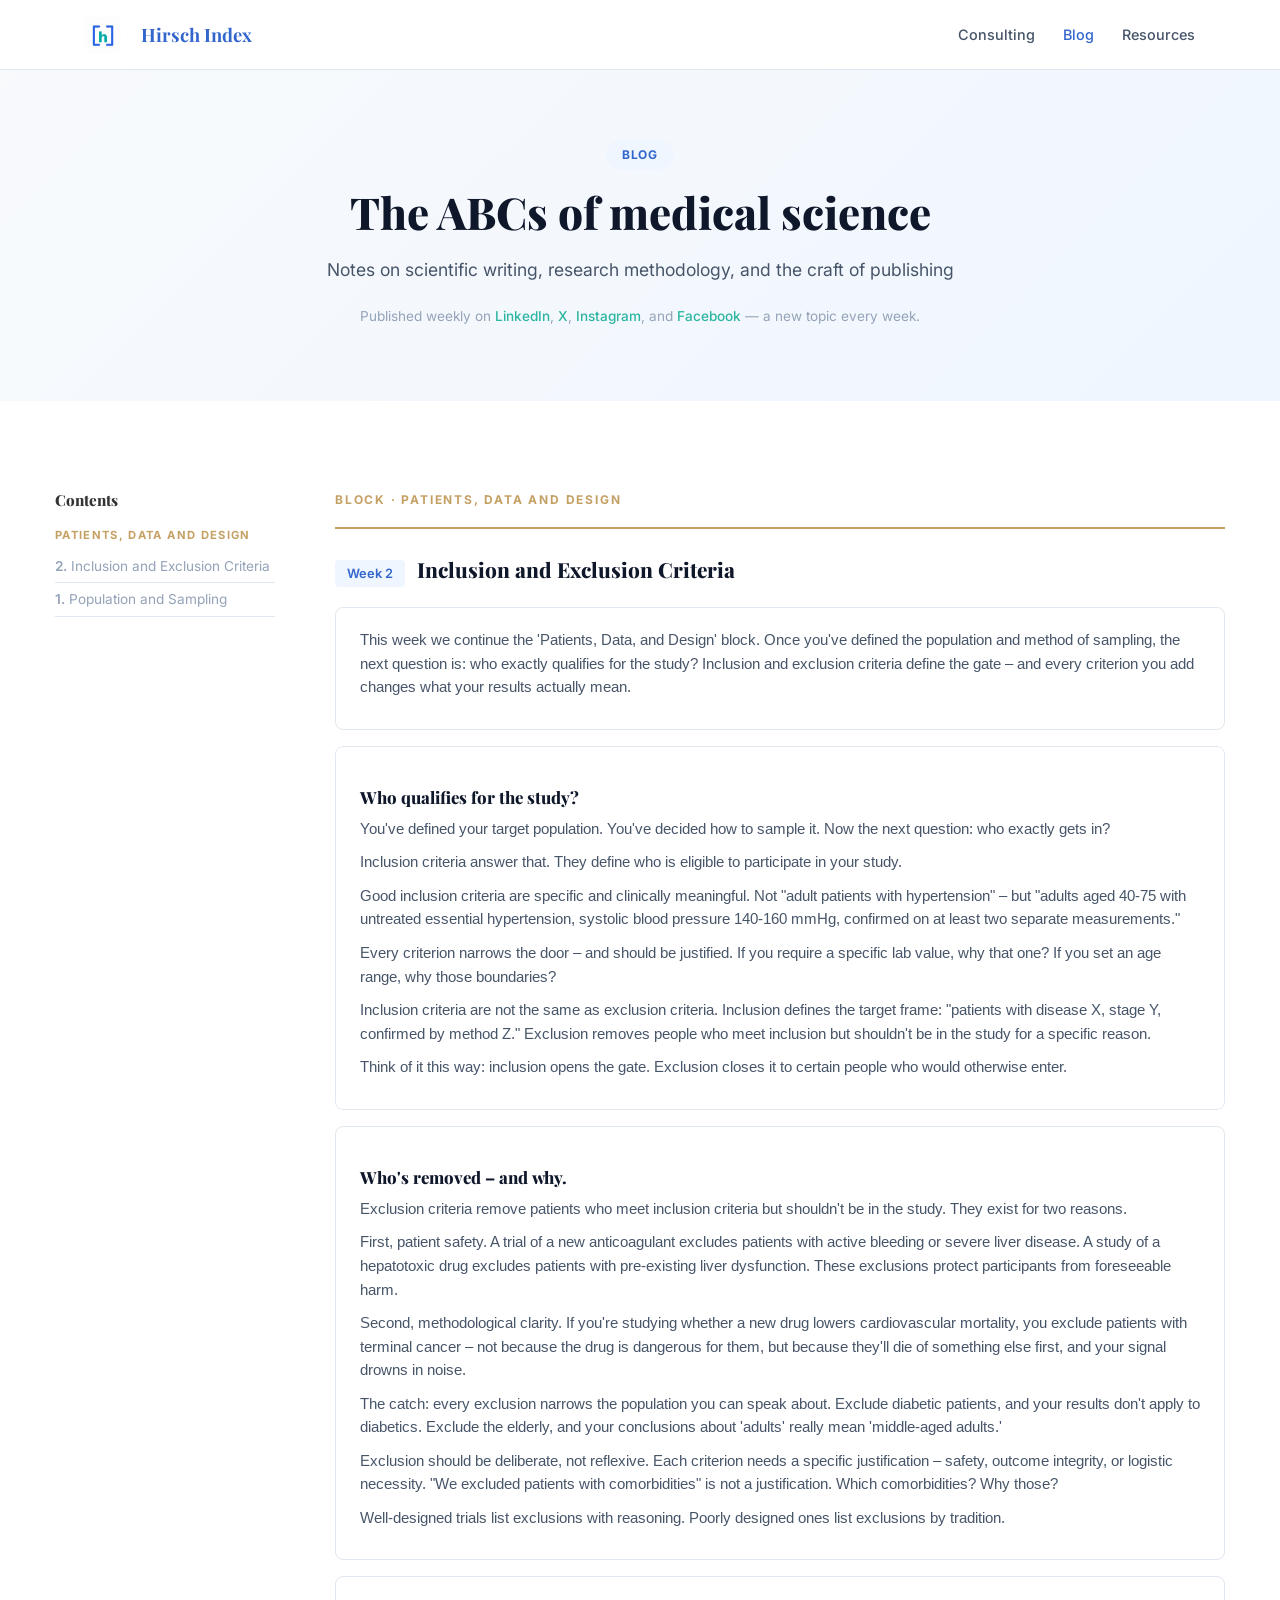
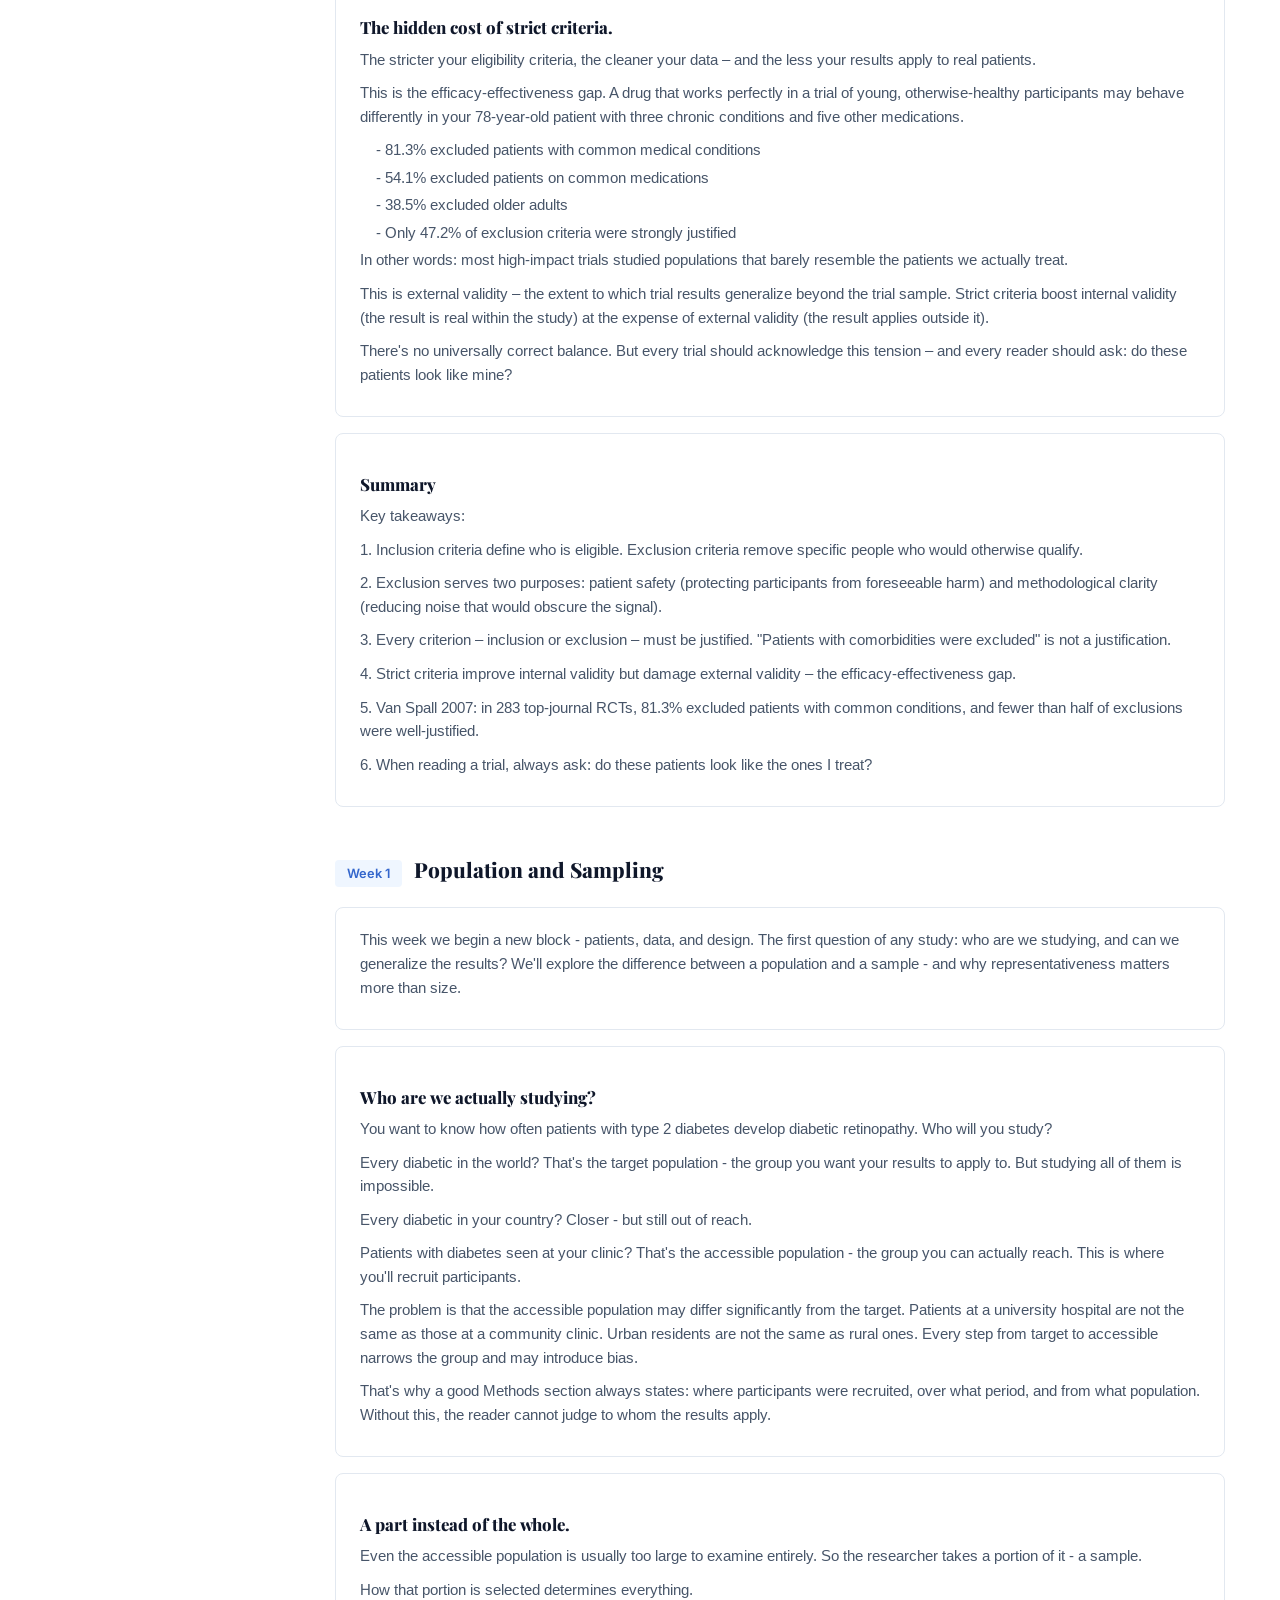
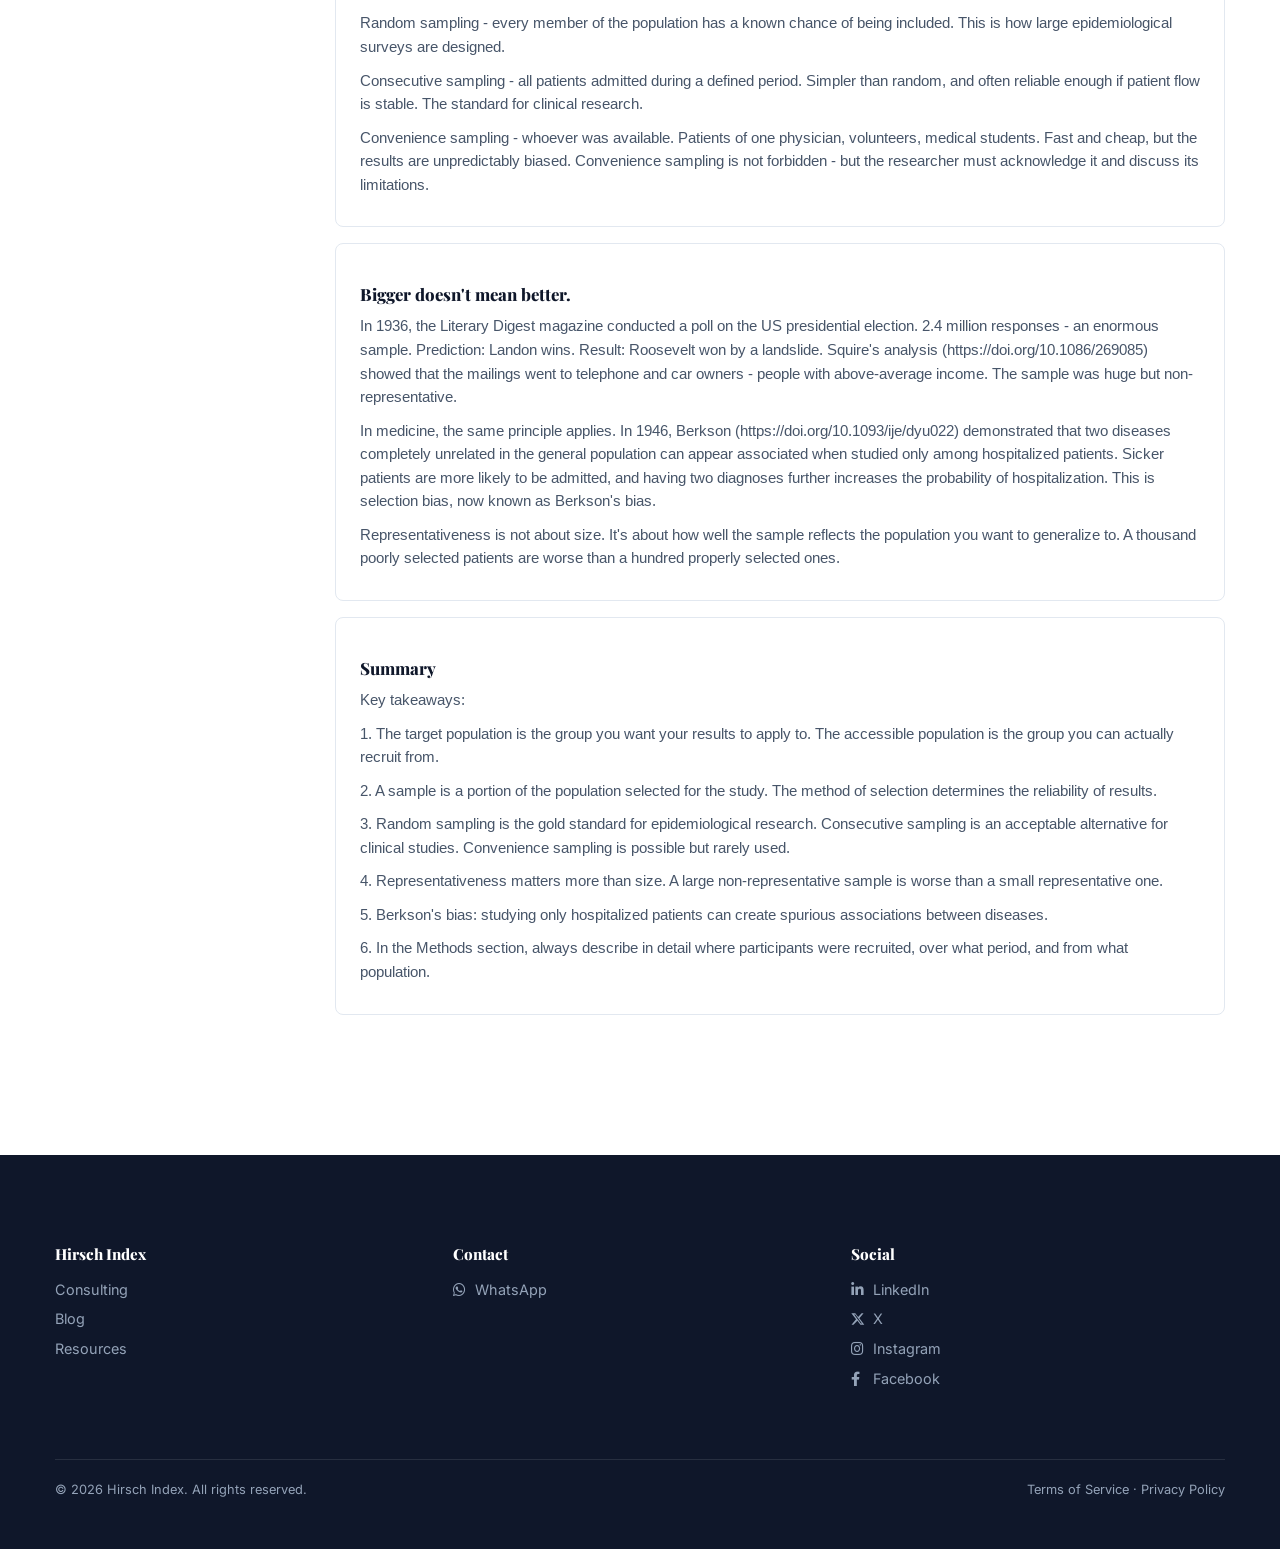
<file: blog.html>
<!DOCTYPE html>
<html lang="en">
    <head>
        <meta charset="UTF-8">
        <meta name="viewport" content="width=device-width, initial-scale=1, shrink-to-fit=no">
        <meta name="description" content="The ABCs of medical science — notes on scientific writing, methodology, and publishing. Hirsch Index.">
        <link rel="icon" href="assets/logo-main.jpg" sizes="35x35" type="image/jpeg">
        <title>Blog — Hirsch Index</title>

        <link rel="preconnect" href="https://fonts.googleapis.com">
        <link rel="preconnect" href="https://fonts.gstatic.com" crossorigin>
        <link href="https://fonts.googleapis.com/css2?family=Inter:wght@300;400;500;600;700;800&family=Playfair+Display:wght@400;600;700&display=swap" rel="stylesheet">

        <link rel="stylesheet" href="assets/css/all.min.css">
        <link rel="stylesheet" href="assets/css/flaticon.css">
        <link rel="stylesheet" href="assets/css/animate.min.css">
        <link rel="stylesheet" href="assets/css/bootstrap.min.css">
        <link rel="stylesheet" href="assets/css/style.css">
        <link rel="stylesheet" href="assets/css/responsive.css">
        <link rel="stylesheet" href="assets/css/color-hirsch.css">

        <style>
            body { font-family: 'Inter', sans-serif; }
            h1, h2, h3, h4, h5, h6 { font-family: 'Playfair Display', serif; }

            /* Shared nav */
            .hi-nav { position:fixed; top:0; left:0; right:0; height:70px; background:#fff; border-bottom:1px solid #e2e8f0; z-index:9999; display:flex; align-items:center; }
            .hi-nav-inner { max-width:1150px; margin:0 auto; padding:0 20px; width:100%; display:flex; align-items:center; justify-content:space-between; }
            .hi-nav-logo { display:flex; align-items:center; gap:10px; text-decoration:none; }
            .hi-nav-logo img { width:36px; height:36px; border-radius:6px; }
            .logo-text-hi { font-family:'Playfair Display',serif; font-size:1.15rem; font-weight:bold; color:#3366CC; margin-left:10px; }
            .hi-nav-menu { display:flex; align-items:center; gap:28px; list-style:none; margin:0; padding:0; }
            .hi-nav-menu a { font-family:'Inter',sans-serif; font-size:0.9rem; font-weight:500; color:#475569; text-decoration:none; transition:color 0.2s; }
            .hi-nav-menu a:hover, .hi-nav-menu a.active { color:#3366CC; }
            .hi-nav-tg { display:inline-flex; align-items:center; gap:6px; background:#3366CC; color:#fff; padding:9px 20px; border-radius:8px; font-family:'Inter',sans-serif; font-size:0.85rem; font-weight:500; text-decoration:none; transition:background 0.2s; white-space:nowrap; }
            .hi-nav-tg:hover { background:#2952a3; color:#fff; }
            .hi-nav-right { display:flex; align-items:center; gap:28px; }
            .hi-burger { display:none; background:none; border:none; font-size:1.5rem; color:#1e293b; cursor:pointer; }
            .hi-mobile-menu { display:none; position:fixed; top:70px; left:0; right:0; background:#fff; border-bottom:1px solid #e2e8f0; padding:20px; z-index:9998; flex-direction:column; gap:16px; }
            .hi-mobile-menu.open { display:flex; }
            .hi-mobile-menu a { font-family:'Inter',sans-serif; font-size:1rem; font-weight:500; color:#1e293b; text-decoration:none; padding:8px 0; }
            .hi-mobile-menu a:hover { color:#3366CC; }
            @media (max-width:991px) { .hi-nav-menu { display:none; } .hi-burger { display:block; } .hi-nav-tg { display:none !important; } }

            /* Page hero */
            .hi-page-hero {
                padding: 140px 0 70px;
                background: linear-gradient(135deg, #f8fafc, #eff6ff);
                text-align: center;
            }
            .hi-page-hero .hi-badge {
                display: inline-block;
                background: #eff6ff;
                color: #3366CC;
                font-size: 0.75rem;
                font-weight: bold;
                text-transform: uppercase;
                padding: 6px 16px;
                border-radius: 50px;
                margin-bottom: 16px;
                letter-spacing: 0.05em;
                font-family: 'Inter', sans-serif;
            }
            .hi-page-hero h1 {
                font-size: 2.75rem;
                margin-bottom: 16px;
                color: #0f172a;
            }
            .hi-page-hero p {
                font-size: 1.1rem;
                color: #475569;
                max-width: 560px;
                margin: 0 auto;
                font-family: 'Inter', sans-serif;
            }

            /* Blog layout */
            .blog-layout {
                display: grid;
                grid-template-columns: 240px 1fr;
                gap: 40px;
                align-items: start;
            }
            .toc-sidebar {
                position: sticky; top: 90px;
                max-height: calc(100vh - 120px); overflow-y: auto;
                padding-right: 20px;
            }
            .toc-link {
                display: block; padding: 6px 0; font-size: 0.85rem;
                color: #94a3b8; text-decoration: none;
                border-bottom: 1px solid #e2e8f0;
                font-family: 'Inter', sans-serif;
            }
            .toc-link:hover { color: #3366CC; }

            @media (max-width: 900px) {
                .blog-layout { grid-template-columns: 1fr; }
                .toc-sidebar { position: static; max-height: none; }
            }

            /* Footer */
            .hi-footer a { color: #94a3b8; text-decoration: none; }
            .hi-footer a:hover { color: #fff; }
            .hi-footer h4 { color: #fff; margin-bottom: 16px; font-size: 0.95rem; }
            .hi-footer-links { display: flex; flex-direction: column; gap: 8px; font-size: 0.9rem; }
            .hi-footer-bottom { border-top: 1px solid rgba(255,255,255,0.1); margin-top: 40px; padding-top: 20px; display: flex; justify-content: space-between; font-size: 0.8rem; color: #94a3b8; flex-wrap: wrap; gap: 10px; }

            @media (max-width: 991px) {
                .hi-footer-bottom { flex-direction: column; text-align: center; }
            }
        </style>
    </head>
    <body>

        <!-- Navigation -->
        <nav class="hi-nav">
            <div class="hi-nav-inner">
                <a href="index.html" class="hi-nav-logo">
                    <img src="assets/logo-main.jpg" alt="[h]">
                    <span class="logo-text-hi">Hirsch Index</span>
                </a>
                <div class="hi-nav-right">
                    <div class="hi-nav-menu">
                        <a href="consulting.html">Consulting</a>
                        <a href="blog.html" class="active">Blog</a>
                        <a href="resources.html">Resources</a>
                    </div>
                    <button class="hi-burger" onclick="document.getElementById('hiMobileMenu').classList.toggle('open')" aria-label="Menu">
                        <i class="fas fa-bars"></i>
                    </button>
                </div>
            </div>
        </nav>
        <div class="hi-mobile-menu" id="hiMobileMenu">
            <a href="consulting.html">Consulting</a>
            <a href="blog.html">Blog</a>
            <a href="resources.html">Resources</a>
        </div>

        <!-- Hero -->
        <section class="hi-page-hero">
            <div class="container">
                <div class="wow fadeInUp">
                    <span class="hi-badge">Blog</span>
                    <h1>The ABCs of medical science</h1>
                    <p style="max-width:760px; margin-left:auto; margin-right:auto;">Notes on scientific writing, research methodology, and the craft of publishing</p>
                    <p style="font-size:0.85rem; color:#94a3b8; margin-top:16px;">
                        Published weekly on
                        <a href="https://www.linkedin.com/in/konstantinzhigalov/" target="_blank" style="color:#2BB5A0; font-weight:500;">LinkedIn</a>,
                        <a href="https://x.com/HirschIndex" target="_blank" style="color:#2BB5A0; font-weight:500;">X</a>,
                        <a href="https://www.instagram.com/hirsch_index_school/" target="_blank" style="color:#2BB5A0; font-weight:500;">Instagram</a>, and
                        <a href="https://www.facebook.com/profile.php?id=61573281606605" target="_blank" style="color:#2BB5A0; font-weight:500;">Facebook</a>
                        &mdash; a new topic every week.
                    </p>
                </div>
            </div>
        </section>

        <!-- Blog Content -->
        <section class="pt-90 pb-90">
            <div class="container">
                <div class="blog-layout">
                    <div class="toc-sidebar wow fadeInLeft">
                        <h4 style="margin-bottom:12px; font-size:0.95rem;">Contents</h4>
                        <div style="margin:18px 0 6px; font-size:0.7rem; font-weight:700; color:#c5a065; letter-spacing:0.12em; text-transform:uppercase;">Patients, Data and Design</div>
                        <a href="#week-2" class="toc-link"><strong>2.</strong> Inclusion and Exclusion Criteria</a>
                        <a href="#week-1" class="toc-link"><strong>1.</strong> Population and Sampling</a>
                    </div>
                    <div>
                      <div style="margin:0 0 28px; padding-bottom:12px; border-bottom:2px solid #c5a065;">
        <div style="font-size:0.75rem; font-weight:700; color:#c5a065; letter-spacing:0.15em; text-transform:uppercase; margin-bottom:6px;">Block · Patients, Data and Design</div>
      </div>
      <div id="week-2" style="margin-bottom:50px;">
        <div style="display:flex; align-items:baseline; gap:12px; margin-bottom:20px;">
          <span style="font-size:0.8rem; font-weight:600; color:#3366CC; background:#eff6ff; padding:4px 12px; border-radius:4px;">Week 2</span>
          <h3 style="font-size:1.3rem; margin:0; color:#0f172a;">Inclusion and Exclusion Criteria</h3>
        </div>
        <div style="margin-bottom:16px; padding:20px 24px; background:#fff; border:1px solid #e2e8f0; border-radius:8px;">
            <p style="color:#475569; font-size:0.92rem; line-height:1.6; margin-bottom:10px;">This week we continue the &#x27;Patients, Data, and Design&#x27; block. Once you&#x27;ve defined the population and method of sampling, the next question is: who exactly qualifies for the study? Inclusion and exclusion criteria define the gate – and every criterion you add changes what your results actually mean.</p>
          </div><div style="margin-bottom:16px; padding:20px 24px; background:#fff; border:1px solid #e2e8f0; border-radius:8px;">
            <h4 style="margin:20px 0 10px; font-size:1.05rem; color:#0f172a;">Who qualifies for the study?</h4>
            <p style="color:#475569; font-size:0.92rem; line-height:1.6; margin-bottom:10px;">You&#x27;ve defined your target population. You&#x27;ve decided how to sample it. Now the next question: who exactly gets in?</p>
            <p style="color:#475569; font-size:0.92rem; line-height:1.6; margin-bottom:10px;">Inclusion criteria answer that. They define who is eligible to participate in your study.</p>
            <p style="color:#475569; font-size:0.92rem; line-height:1.6; margin-bottom:10px;">Good inclusion criteria are specific and clinically meaningful. Not &quot;adult patients with hypertension&quot; – but &quot;adults aged 40-75 with untreated essential hypertension, systolic blood pressure 140-160 mmHg, confirmed on at least two separate measurements.&quot;</p>
            <p style="color:#475569; font-size:0.92rem; line-height:1.6; margin-bottom:10px;">Every criterion narrows the door – and should be justified. If you require a specific lab value, why that one? If you set an age range, why those boundaries?</p>
            <p style="color:#475569; font-size:0.92rem; line-height:1.6; margin-bottom:10px;">Inclusion criteria are not the same as exclusion criteria. Inclusion defines the target frame: &quot;patients with disease X, stage Y, confirmed by method Z.&quot; Exclusion removes people who meet inclusion but shouldn&#x27;t be in the study for a specific reason.</p>
            <p style="color:#475569; font-size:0.92rem; line-height:1.6; margin-bottom:10px;">Think of it this way: inclusion opens the gate. Exclusion closes it to certain people who would otherwise enter.</p>
          </div><div style="margin-bottom:16px; padding:20px 24px; background:#fff; border:1px solid #e2e8f0; border-radius:8px;">
            <h4 style="margin:20px 0 10px; font-size:1.05rem; color:#0f172a;">Who&#x27;s removed – and why.</h4>
            <p style="color:#475569; font-size:0.92rem; line-height:1.6; margin-bottom:10px;">Exclusion criteria remove patients who meet inclusion criteria but shouldn&#x27;t be in the study. They exist for two reasons.</p>
            <p style="color:#475569; font-size:0.92rem; line-height:1.6; margin-bottom:10px;">First, patient safety. A trial of a new anticoagulant excludes patients with active bleeding or severe liver disease. A study of a hepatotoxic drug excludes patients with pre-existing liver dysfunction. These exclusions protect participants from foreseeable harm.</p>
            <p style="color:#475569; font-size:0.92rem; line-height:1.6; margin-bottom:10px;">Second, methodological clarity. If you&#x27;re studying whether a new drug lowers cardiovascular mortality, you exclude patients with terminal cancer – not because the drug is dangerous for them, but because they&#x27;ll die of something else first, and your signal drowns in noise.</p>
            <p style="color:#475569; font-size:0.92rem; line-height:1.6; margin-bottom:10px;">The catch: every exclusion narrows the population you can speak about. Exclude diabetic patients, and your results don&#x27;t apply to diabetics. Exclude the elderly, and your conclusions about &#x27;adults&#x27; really mean &#x27;middle-aged adults.&#x27;</p>
            <p style="color:#475569; font-size:0.92rem; line-height:1.6; margin-bottom:10px;">Exclusion should be deliberate, not reflexive. Each criterion needs a specific justification – safety, outcome integrity, or logistic necessity. &quot;We excluded patients with comorbidities&quot; is not a justification. Which comorbidities? Why those?</p>
            <p style="color:#475569; font-size:0.92rem; line-height:1.6; margin-bottom:10px;">Well-designed trials list exclusions with reasoning. Poorly designed ones list exclusions by tradition.</p>
          </div><div style="margin-bottom:16px; padding:20px 24px; background:#fff; border:1px solid #e2e8f0; border-radius:8px;">
            <h4 style="margin:20px 0 10px; font-size:1.05rem; color:#0f172a;">The hidden cost of strict criteria.</h4>
            <p style="color:#475569; font-size:0.92rem; line-height:1.6; margin-bottom:10px;">The stricter your eligibility criteria, the cleaner your data – and the less your results apply to real patients.</p>
            <p style="color:#475569; font-size:0.92rem; line-height:1.6; margin-bottom:10px;">This is the efficacy-effectiveness gap. A drug that works perfectly in a trial of young, otherwise-healthy participants may behave differently in your 78-year-old patient with three chronic conditions and five other medications.</p>
            <p style="margin:4px 0 4px 16px; color:#475569; font-size:0.92rem; line-height:1.6;">- 81.3% excluded patients with common medical conditions</p>
            <p style="margin:4px 0 4px 16px; color:#475569; font-size:0.92rem; line-height:1.6;">- 54.1% excluded patients on common medications</p>
            <p style="margin:4px 0 4px 16px; color:#475569; font-size:0.92rem; line-height:1.6;">- 38.5% excluded older adults</p>
            <p style="margin:4px 0 4px 16px; color:#475569; font-size:0.92rem; line-height:1.6;">- Only 47.2% of exclusion criteria were strongly justified</p>
            <p style="color:#475569; font-size:0.92rem; line-height:1.6; margin-bottom:10px;">In other words: most high-impact trials studied populations that barely resemble the patients we actually treat.</p>
            <p style="color:#475569; font-size:0.92rem; line-height:1.6; margin-bottom:10px;">This is external validity – the extent to which trial results generalize beyond the trial sample. Strict criteria boost internal validity (the result is real within the study) at the expense of external validity (the result applies outside it).</p>
            <p style="color:#475569; font-size:0.92rem; line-height:1.6; margin-bottom:10px;">There&#x27;s no universally correct balance. But every trial should acknowledge this tension – and every reader should ask: do these patients look like mine?</p>
          </div><div style="margin-bottom:16px; padding:20px 24px; background:#fff; border:1px solid #e2e8f0; border-radius:8px;">
            <h4 style="margin:20px 0 10px; font-size:1.05rem; color:#0f172a;">Summary</h4>
            <p style="color:#475569; font-size:0.92rem; line-height:1.6; margin-bottom:10px;">Key takeaways:</p>
            <p style="color:#475569; font-size:0.92rem; line-height:1.6; margin-bottom:10px;">1. Inclusion criteria define who is eligible. Exclusion criteria remove specific people who would otherwise qualify.</p>
            <p style="color:#475569; font-size:0.92rem; line-height:1.6; margin-bottom:10px;">2. Exclusion serves two purposes: patient safety (protecting participants from foreseeable harm) and methodological clarity (reducing noise that would obscure the signal).</p>
            <p style="color:#475569; font-size:0.92rem; line-height:1.6; margin-bottom:10px;">3. Every criterion – inclusion or exclusion – must be justified. &quot;Patients with comorbidities were excluded&quot; is not a justification.</p>
            <p style="color:#475569; font-size:0.92rem; line-height:1.6; margin-bottom:10px;">4. Strict criteria improve internal validity but damage external validity – the efficacy-effectiveness gap.</p>
            <p style="color:#475569; font-size:0.92rem; line-height:1.6; margin-bottom:10px;">5. Van Spall 2007: in 283 top-journal RCTs, 81.3% excluded patients with common conditions, and fewer than half of exclusions were well-justified.</p>
            <p style="color:#475569; font-size:0.92rem; line-height:1.6; margin-bottom:10px;">6. When reading a trial, always ask: do these patients look like the ones I treat?</p>
          </div>
      </div>
      <div id="week-1" style="margin-bottom:50px;">
        <div style="display:flex; align-items:baseline; gap:12px; margin-bottom:20px;">
          <span style="font-size:0.8rem; font-weight:600; color:#3366CC; background:#eff6ff; padding:4px 12px; border-radius:4px;">Week 1</span>
          <h3 style="font-size:1.3rem; margin:0; color:#0f172a;">Population and Sampling</h3>
        </div>
        <div style="margin-bottom:16px; padding:20px 24px; background:#fff; border:1px solid #e2e8f0; border-radius:8px;">
            <p style="color:#475569; font-size:0.92rem; line-height:1.6; margin-bottom:10px;">This week we begin a new block - patients, data, and design. The first question of any study: who are we studying, and can we generalize the results? We&#x27;ll explore the difference between a population and a sample - and why representativeness matters more than size.</p>
          </div><div style="margin-bottom:16px; padding:20px 24px; background:#fff; border:1px solid #e2e8f0; border-radius:8px;">
            <h4 style="margin:20px 0 10px; font-size:1.05rem; color:#0f172a;">Who are we actually studying?</h4>
            <p style="color:#475569; font-size:0.92rem; line-height:1.6; margin-bottom:10px;">You want to know how often patients with type 2 diabetes develop diabetic retinopathy. Who will you study?</p>
            <p style="color:#475569; font-size:0.92rem; line-height:1.6; margin-bottom:10px;">Every diabetic in the world? That&#x27;s the target population - the group you want your results to apply to. But studying all of them is impossible.</p>
            <p style="color:#475569; font-size:0.92rem; line-height:1.6; margin-bottom:10px;">Every diabetic in your country? Closer - but still out of reach.</p>
            <p style="color:#475569; font-size:0.92rem; line-height:1.6; margin-bottom:10px;">Patients with diabetes seen at your clinic? That&#x27;s the accessible population - the group you can actually reach. This is where you&#x27;ll recruit participants.</p>
            <p style="color:#475569; font-size:0.92rem; line-height:1.6; margin-bottom:10px;">The problem is that the accessible population may differ significantly from the target. Patients at a university hospital are not the same as those at a community clinic. Urban residents are not the same as rural ones. Every step from target to accessible narrows the group and may introduce bias.</p>
            <p style="color:#475569; font-size:0.92rem; line-height:1.6; margin-bottom:10px;">That&#x27;s why a good Methods section always states: where participants were recruited, over what period, and from what population. Without this, the reader cannot judge to whom the results apply.</p>
          </div><div style="margin-bottom:16px; padding:20px 24px; background:#fff; border:1px solid #e2e8f0; border-radius:8px;">
            <h4 style="margin:20px 0 10px; font-size:1.05rem; color:#0f172a;">A part instead of the whole.</h4>
            <p style="color:#475569; font-size:0.92rem; line-height:1.6; margin-bottom:10px;">Even the accessible population is usually too large to examine entirely. So the researcher takes a portion of it - a sample.</p>
            <p style="color:#475569; font-size:0.92rem; line-height:1.6; margin-bottom:10px;">How that portion is selected determines everything.</p>
            <p style="color:#475569; font-size:0.92rem; line-height:1.6; margin-bottom:10px;">Random sampling - every member of the population has a known chance of being included. This is how large epidemiological surveys are designed.</p>
            <p style="color:#475569; font-size:0.92rem; line-height:1.6; margin-bottom:10px;">Consecutive sampling - all patients admitted during a defined period. Simpler than random, and often reliable enough if patient flow is stable. The standard for clinical research.</p>
            <p style="color:#475569; font-size:0.92rem; line-height:1.6; margin-bottom:10px;">Convenience sampling - whoever was available. Patients of one physician, volunteers, medical students. Fast and cheap, but the results are unpredictably biased. Convenience sampling is not forbidden - but the researcher must acknowledge it and discuss its limitations.</p>
          </div><div style="margin-bottom:16px; padding:20px 24px; background:#fff; border:1px solid #e2e8f0; border-radius:8px;">
            <h4 style="margin:20px 0 10px; font-size:1.05rem; color:#0f172a;">Bigger doesn&#x27;t mean better.</h4>
            <p style="color:#475569; font-size:0.92rem; line-height:1.6; margin-bottom:10px;">In 1936, the Literary Digest magazine conducted a poll on the US presidential election. 2.4 million responses - an enormous sample. Prediction: Landon wins. Result: Roosevelt won by a landslide. Squire&#x27;s analysis (https://doi.org/10.1086/269085) showed that the mailings went to telephone and car owners - people with above-average income. The sample was huge but non-representative.</p>
            <p style="color:#475569; font-size:0.92rem; line-height:1.6; margin-bottom:10px;">In medicine, the same principle applies. In 1946, Berkson (https://doi.org/10.1093/ije/dyu022) demonstrated that two diseases completely unrelated in the general population can appear associated when studied only among hospitalized patients. Sicker patients are more likely to be admitted, and having two diagnoses further increases the probability of hospitalization. This is selection bias, now known as Berkson&#x27;s bias.</p>
            <p style="color:#475569; font-size:0.92rem; line-height:1.6; margin-bottom:10px;">Representativeness is not about size. It&#x27;s about how well the sample reflects the population you want to generalize to. A thousand poorly selected patients are worse than a hundred properly selected ones.</p>
          </div><div style="margin-bottom:16px; padding:20px 24px; background:#fff; border:1px solid #e2e8f0; border-radius:8px;">
            <h4 style="margin:20px 0 10px; font-size:1.05rem; color:#0f172a;">Summary</h4>
            <p style="color:#475569; font-size:0.92rem; line-height:1.6; margin-bottom:10px;">Key takeaways:</p>
            <p style="color:#475569; font-size:0.92rem; line-height:1.6; margin-bottom:10px;">1. The target population is the group you want your results to apply to. The accessible population is the group you can actually recruit from.</p>
            <p style="color:#475569; font-size:0.92rem; line-height:1.6; margin-bottom:10px;">2. A sample is a portion of the population selected for the study. The method of selection determines the reliability of results.</p>
            <p style="color:#475569; font-size:0.92rem; line-height:1.6; margin-bottom:10px;">3. Random sampling is the gold standard for epidemiological research. Consecutive sampling is an acceptable alternative for clinical studies. Convenience sampling is possible but rarely used.</p>
            <p style="color:#475569; font-size:0.92rem; line-height:1.6; margin-bottom:10px;">4. Representativeness matters more than size. A large non-representative sample is worse than a small representative one.</p>
            <p style="color:#475569; font-size:0.92rem; line-height:1.6; margin-bottom:10px;">5. Berkson&#x27;s bias: studying only hospitalized patients can create spurious associations between diseases.</p>
            <p style="color:#475569; font-size:0.92rem; line-height:1.6; margin-bottom:10px;">6. In the Methods section, always describe in detail where participants were recruited, over what period, and from what population.</p>
          </div>
      </div>
                    </div>
                </div>
            </div>
        </section>

        <!-- Footer -->
        <footer>
            <div class="w-100 pt-90 pb-50 position-relative hi-footer" style="background:#0f172a;">
                <div class="container">
                    <div class="row" style="gap:0;">
                        <div class="col-md-6 col-lg-4" style="margin-bottom:30px;">
                            <h4 style="font-family:'Playfair Display',serif;">Hirsch Index</h4>
                            <div class="hi-footer-links">
                                <a href="consulting.html">Consulting</a>
                                <a href="blog.html">Blog</a>
                                <a href="resources.html">Resources</a>
                            </div>
                        </div>
                        <div class="col-md-6 col-lg-4" style="margin-bottom:30px;">
                            <h4 style="font-family:'Playfair Display',serif;">Contact</h4>
                                <div class="hi-footer-links">
                                    <a href="https://wa.me/995551518453" target="_blank"><i class="fab fa-whatsapp" style="width:18px;"></i> WhatsApp</a>
                                </div>
                        </div>
                        <div class="col-md-6 col-lg-4" style="margin-bottom:30px;">
                            <h4 style="font-family:'Playfair Display',serif;">Social</h4>
                                <div class="hi-footer-links">
                                    <a href="https://www.linkedin.com/in/konstantinzhigalov/" target="_blank"><i class="fab fa-linkedin-in" style="width:18px;"></i> LinkedIn</a>
                                    <a href="https://x.com/HirschIndex" target="_blank"><svg xmlns="http://www.w3.org/2000/svg" viewBox="0 0 512 512" width="14" height="14" fill="currentColor" aria-hidden="true" style="margin-right:4px; vertical-align:-2px;"><path d="M389.2 48h70.6L305.6 224.2 487 464H345L233.7 318.6 89.6 464H19L184.4 269.6 12.5 48H157.7l102.6 137 128.9-137zM360.7 422.2h39.1L156.5 88h-42L360.7 422.2z"/></svg> X</a>
                                    <a href="https://www.instagram.com/hirsch_index_school/" target="_blank"><i class="fab fa-instagram" style="width:18px;"></i> Instagram</a>
                                    <a href="https://www.facebook.com/profile.php?id=61573281606605" target="_blank"><i class="fab fa-facebook-f" style="width:18px;"></i> Facebook</a>
                                </div>
                        </div>
                    </div>
                    <div class="hi-footer-bottom">
                        <span>&copy; 2026 Hirsch Index. All rights reserved.</span>
                        <span><a href="offer.html">Terms of Service</a> &middot; <a href="privacy.html">Privacy Policy</a></span>
                    </div>
                </div>
            </div>
        </footer>

        <script src="assets/js/jquery.min.js"></script>
        <script src="assets/js/popper.min.js"></script>
        <script src="assets/js/bootstrap.min.js"></script>
        <script src="assets/js/wow.min.js"></script>
        <script src="assets/js/custom-scripts.js"></script>
    </body>
</html>
</file>
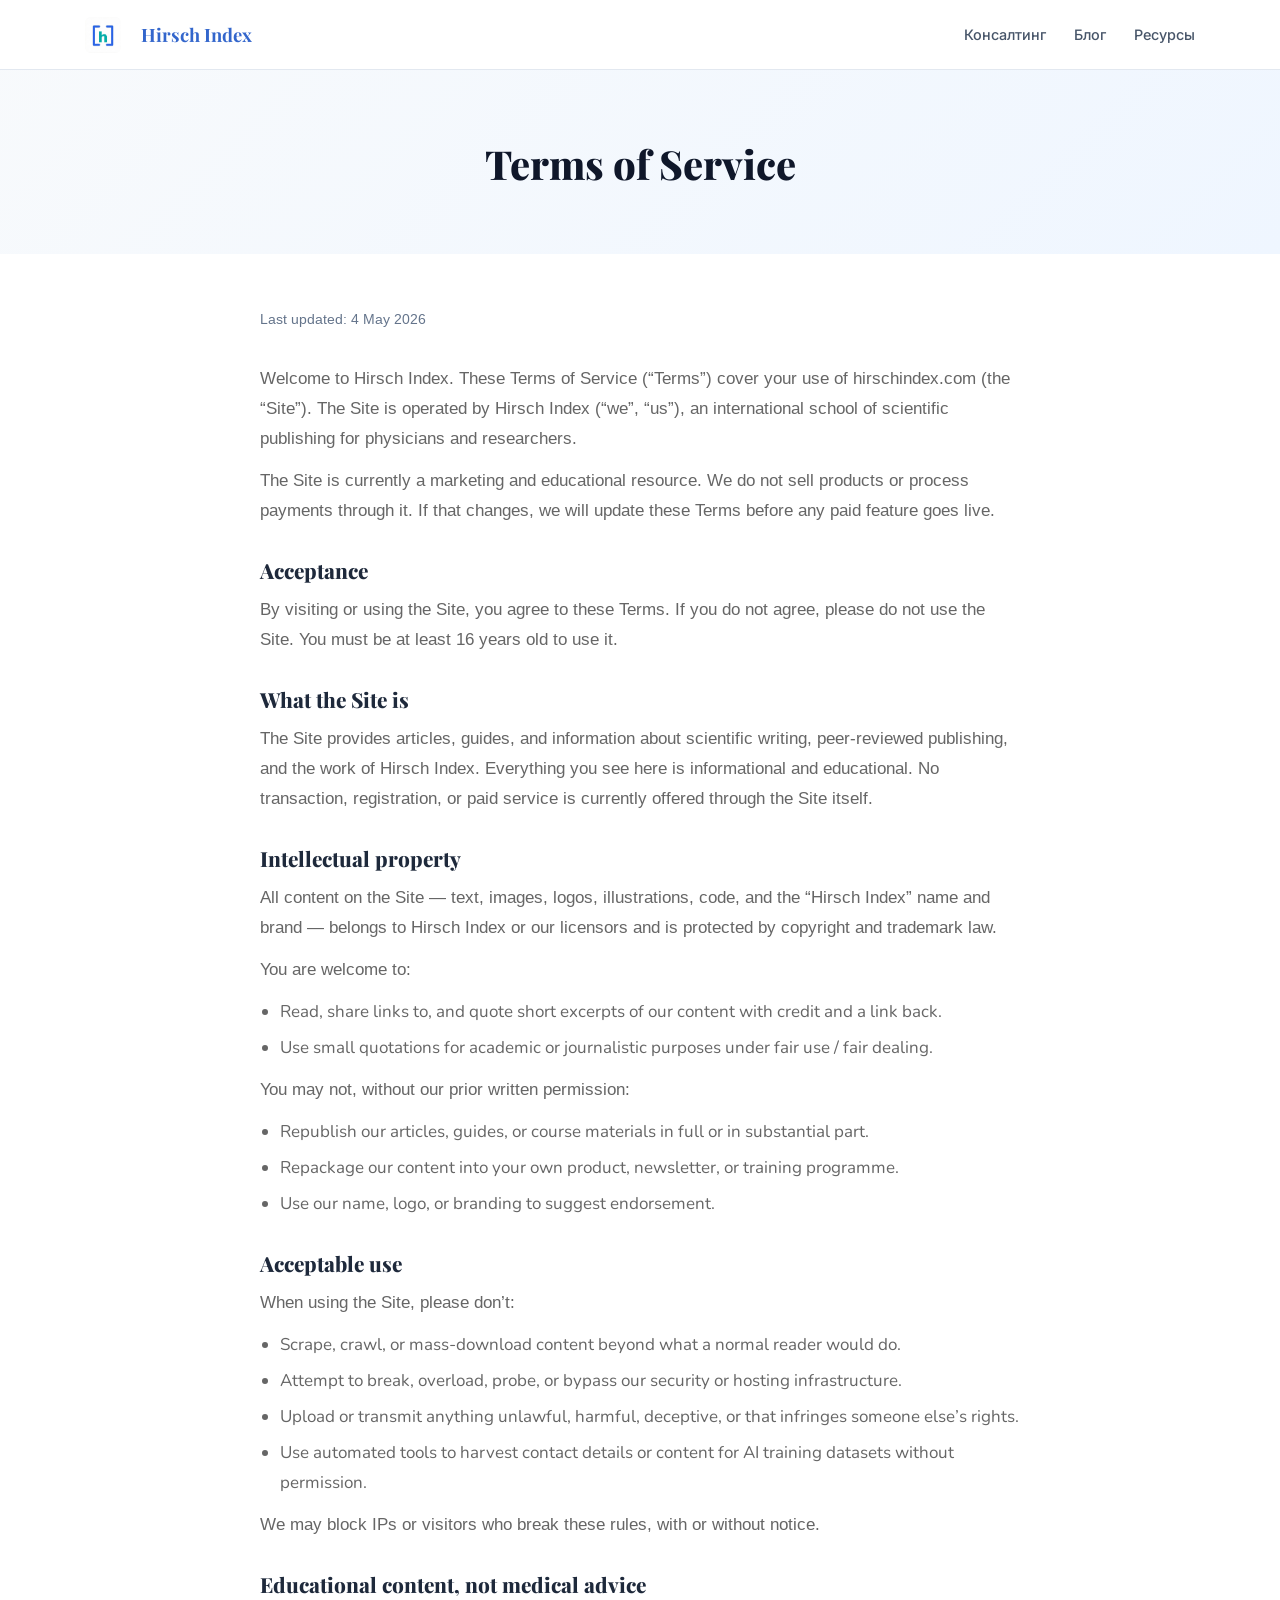
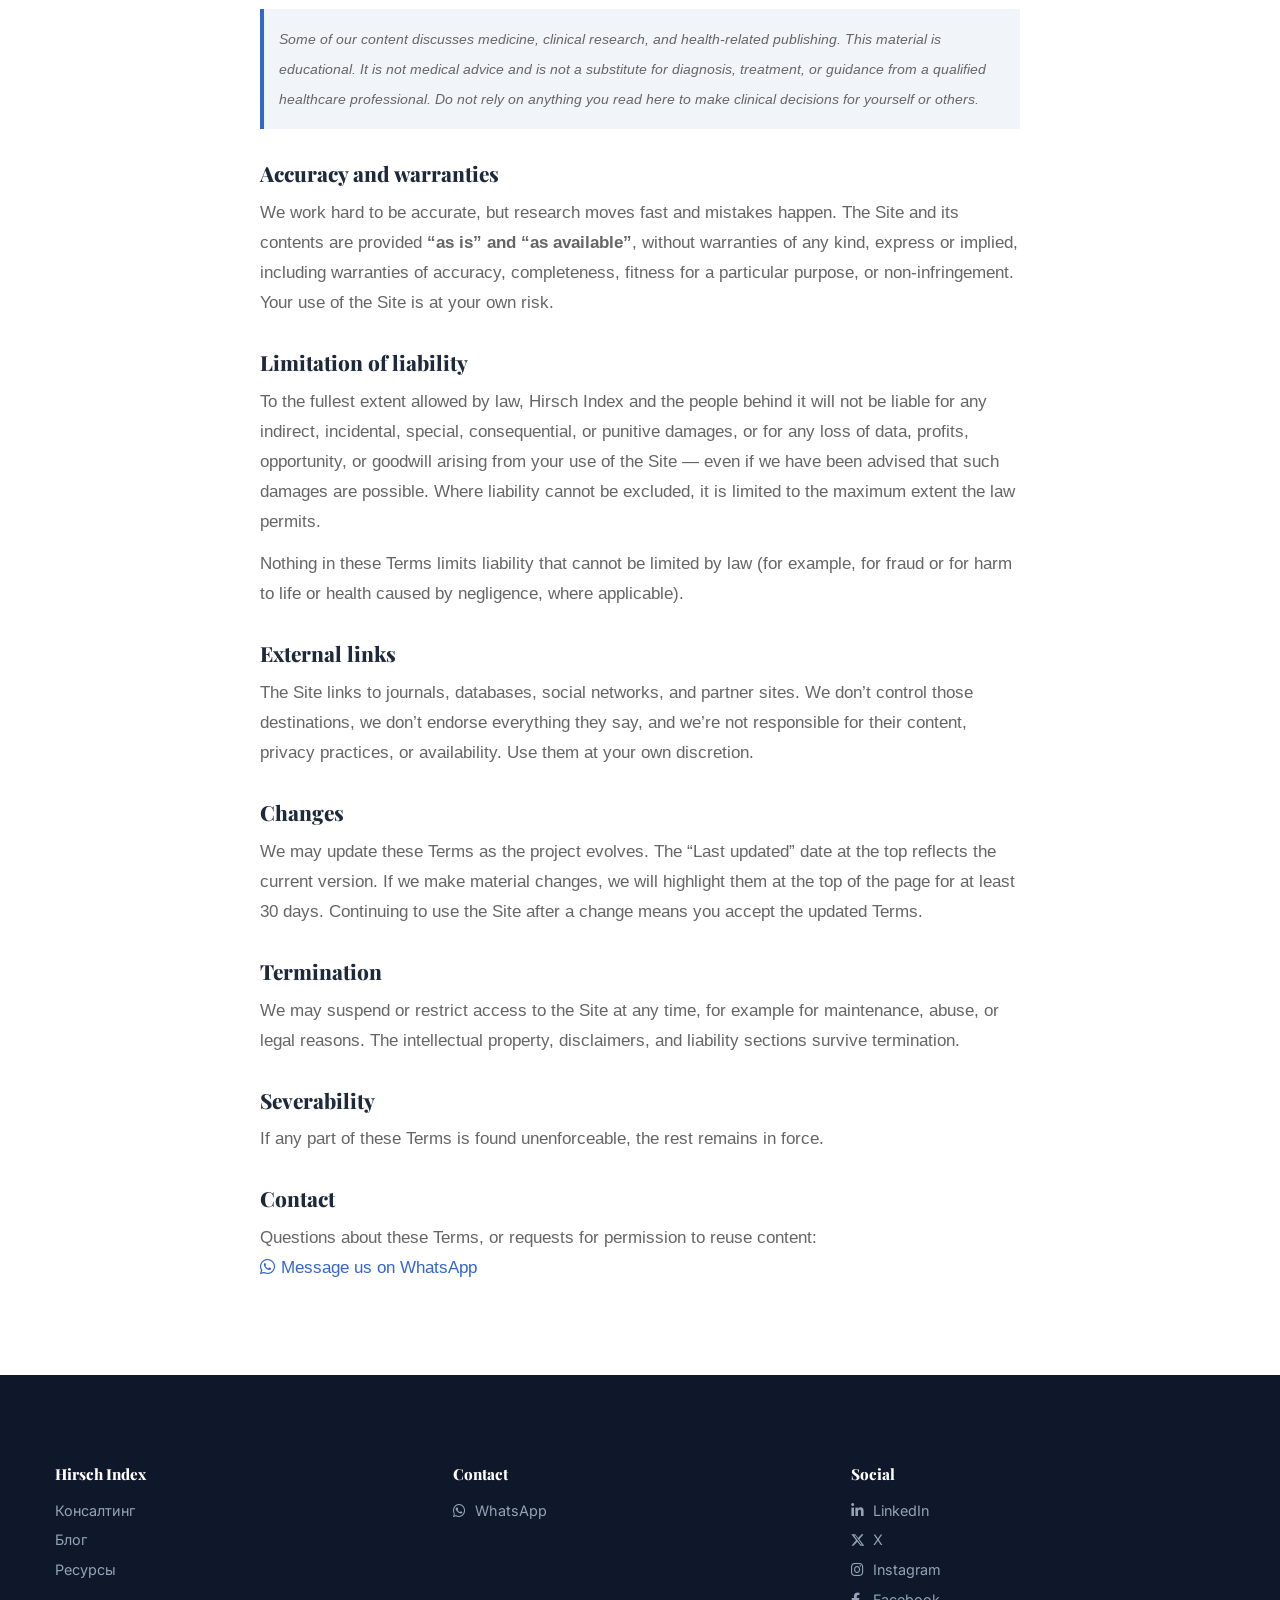
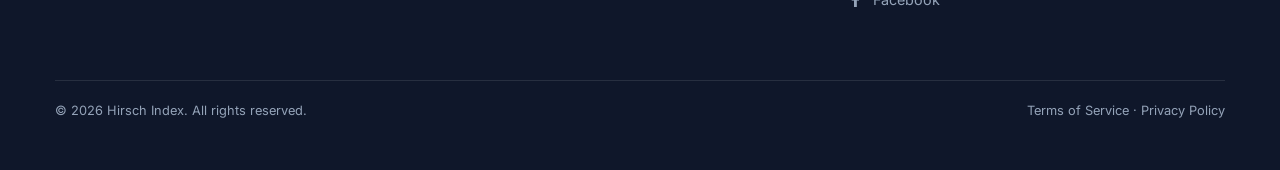
<file: offer.html>
<!DOCTYPE html>
<html lang="en">
<head>
    <meta charset="UTF-8">
    <meta name="viewport" content="width=device-width, initial-scale=1, shrink-to-fit=no">
    <title>Terms of Service — Hirsch Index</title>
    <link rel="icon" href="assets/logo-main.jpg" sizes="35x35" type="image/jpeg">

    <link rel="preconnect" href="https://fonts.googleapis.com">
    <link rel="preconnect" href="https://fonts.gstatic.com" crossorigin>
    <link href="https://fonts.googleapis.com/css2?family=Inter:wght@300;400;500;600;700;800&family=Playfair+Display:wght@400;600;700&display=swap" rel="stylesheet">

    <link rel="stylesheet" href="assets/css/all.min.css">
    <link rel="stylesheet" href="assets/css/flaticon.css">
    <link rel="stylesheet" href="assets/css/animate.min.css">
    <link rel="stylesheet" href="assets/css/bootstrap.min.css">
    <link rel="stylesheet" href="assets/css/style.css">
    <link rel="stylesheet" href="assets/css/responsive.css">
    <link rel="stylesheet" href="assets/css/color-hirsch.css">

    <style>
        body { font-family: 'Inter', sans-serif; }
        h1, h2, h3, h4, h5, h6 { font-family: 'Playfair Display', serif; }

        /* Nav */
        .hi-nav { position:fixed; top:0; left:0; right:0; height:70px; background:#fff; border-bottom:1px solid #e2e8f0; z-index:9999; display:flex; align-items:center; }
        .hi-nav-inner { max-width:1150px; margin:0 auto; padding:0 20px; width:100%; display:flex; align-items:center; justify-content:space-between; }
        .hi-nav-logo { display:flex; align-items:center; gap:10px; text-decoration:none; }
        .hi-nav-logo img { width:36px; height:36px; border-radius:6px; }
        .logo-text-hi { font-family:'Playfair Display',serif; font-size:1.15rem; font-weight:bold; color:#3366CC; margin-left:10px; }
        .hi-nav-menu { display:flex; align-items:center; gap:28px; list-style:none; margin:0; padding:0; }
        .hi-nav-menu a { font-family:'Inter',sans-serif; font-size:0.9rem; font-weight:500; color:#475569; text-decoration:none; transition:color 0.2s; }
        .hi-nav-menu a:hover { color:#3366CC; }
        .hi-nav-tg { display:inline-flex; align-items:center; gap:6px; background:#3366CC; color:#fff; padding:9px 20px; border-radius:8px; font-family:'Inter',sans-serif; font-size:0.85rem; font-weight:500; text-decoration:none; transition:background 0.2s; white-space:nowrap; }
        .hi-nav-tg:hover { background:#2952a3; color:#fff; }
        .hi-nav-right { display:flex; align-items:center; gap:28px; }
        .hi-burger { display:none; background:none; border:none; font-size:1.5rem; color:#1e293b; cursor:pointer; }
        .hi-mobile-menu { display:none; position:fixed; top:70px; left:0; right:0; background:#fff; border-bottom:1px solid #e2e8f0; padding:20px; z-index:9998; flex-direction:column; gap:16px; }
        .hi-mobile-menu.open { display:flex; }
        .hi-mobile-menu a { font-family:'Inter',sans-serif; font-size:1rem; font-weight:500; color:#1e293b; text-decoration:none; padding:8px 0; }
        @media (max-width:991px) { .hi-nav-menu { display:none; } .hi-burger { display:block; } .hi-nav-tg { display:none !important; } }

        /* Page hero */
        .hi-page-hero { padding:140px 0 50px; background:linear-gradient(135deg, #f8fafc, #eff6ff); text-align:center; }
        .hi-page-hero h1 { font-size:2.5rem; margin-bottom:16px; color:#0f172a; }

        /* Legal content */
        .hi-legal { max-width:800px; margin:0 auto; padding:50px 20px 80px; font-size:0.95rem; line-height:1.8; color:#475569; }
        .hi-legal h2 { font-size:1.3rem; color:#1e293b; margin:32px 0 12px; }
        .hi-legal h3 { font-size:1.1rem; color:#1e293b; margin:24px 0 8px; }
        .hi-legal p { margin-bottom:12px; }
        .hi-legal ul, .hi-legal ol { margin-bottom:12px; padding-left:20px; }
        .hi-legal li { margin-bottom:6px; }
        .hi-legal a { color:#3366CC; }

        /* Footer */
        .hi-footer a { color:#94a3b8; text-decoration:none; }
        .hi-footer a:hover { color:#fff; }
        .hi-footer h4 { color:#fff; margin-bottom:16px; font-size:0.95rem; }
        .hi-footer-links { display:flex; flex-direction:column; gap:8px; font-size:0.9rem; }
        .hi-footer-bottom { border-top:1px solid rgba(255,255,255,0.1); margin-top:40px; padding-top:20px; display:flex; justify-content:space-between; font-size:0.8rem; color:#94a3b8; flex-wrap:wrap; gap:10px; }
        @media (max-width:991px) { .hi-footer-bottom { flex-direction:column; text-align:center; } }
    </style>
</head>
<body>
    <main>
        <!-- ===== Navigation ===== -->
        <div class="hi-nav">
            <div class="hi-nav-inner">
                <a href="index.html" class="hi-nav-logo">
                    <img src="assets/logo-main.jpg" alt="Hirsch Index">
                    <span class="logo-text-hi">Hirsch Index</span>
                </a>
                <div class="hi-nav-right">
                    <ul class="hi-nav-menu">
                        <li><a href="consulting.html">Консалтинг</a></li>
                        <li><a href="blog.html">Блог</a></li>
                        <li><a href="resources.html">Ресурсы</a></li>
                    </ul>
                    <button class="hi-burger" onclick="document.getElementById('hiMobile').classList.toggle('open')" aria-label="Меню">
                        <i class="fas fa-bars"></i>
                    </button>
                </div>
            </div>
        </div>
        <div class="hi-mobile-menu" id="hiMobile">
            <a href="consulting.html">Консалтинг</a>
            <a href="blog.html">Блог</a>
            <a href="resources.html">Ресурсы</a>
        </div>

        <!-- ===== Page Hero ===== -->
        <section class="hi-page-hero">
            <div class="container">
                <h1>Terms of Service</h1>
            </div>
        </section>

        <!-- ===== Legal Content ===== -->
        <div class="hi-legal">
            <p style="color:#64748b; font-size:0.85rem; margin-bottom:30px;">Last updated: 4 May 2026</p>

            <p>Welcome to Hirsch Index. These Terms of Service (&ldquo;Terms&rdquo;) cover your use of hirschindex.com (the &ldquo;Site&rdquo;). The Site is operated by Hirsch Index (&ldquo;we&rdquo;, &ldquo;us&rdquo;), an international school of scientific publishing for physicians and researchers.</p>
            <p>The Site is currently a marketing and educational resource. We do not sell products or process payments through it. If that changes, we will update these Terms before any paid feature goes live.</p>

            <h2>Acceptance</h2>
            <p>By visiting or using the Site, you agree to these Terms. If you do not agree, please do not use the Site. You must be at least 16 years old to use it.</p>

            <h2>What the Site is</h2>
            <p>The Site provides articles, guides, and information about scientific writing, peer-reviewed publishing, and the work of Hirsch Index. Everything you see here is informational and educational. No transaction, registration, or paid service is currently offered through the Site itself.</p>

            <h2>Intellectual property</h2>
            <p>All content on the Site &mdash; text, images, logos, illustrations, code, and the &ldquo;Hirsch Index&rdquo; name and brand &mdash; belongs to Hirsch Index or our licensors and is protected by copyright and trademark law.</p>
            <p>You are welcome to:</p>
            <ul>
                <li>Read, share links to, and quote short excerpts of our content with credit and a link back.</li>
                <li>Use small quotations for academic or journalistic purposes under fair use / fair dealing.</li>
            </ul>
            <p>You may not, without our prior written permission:</p>
            <ul>
                <li>Republish our articles, guides, or course materials in full or in substantial part.</li>
                <li>Repackage our content into your own product, newsletter, or training programme.</li>
                <li>Use our name, logo, or branding to suggest endorsement.</li>
            </ul>

            <h2>Acceptable use</h2>
            <p>When using the Site, please don&rsquo;t:</p>
            <ul>
                <li>Scrape, crawl, or mass-download content beyond what a normal reader would do.</li>
                <li>Attempt to break, overload, probe, or bypass our security or hosting infrastructure.</li>
                <li>Upload or transmit anything unlawful, harmful, deceptive, or that infringes someone else&rsquo;s rights.</li>
                <li>Use automated tools to harvest contact details or content for AI training datasets without permission.</li>
            </ul>
            <p>We may block IPs or visitors who break these rules, with or without notice.</p>

            <h2>Educational content, not medical advice</h2>
            <p style="background:#f1f5f9; padding:15px; border-left:4px solid #3366CC; font-style:italic; font-size:0.9rem;">Some of our content discusses medicine, clinical research, and health-related publishing. This material is educational. It is not medical advice and is not a substitute for diagnosis, treatment, or guidance from a qualified healthcare professional. Do not rely on anything you read here to make clinical decisions for yourself or others.</p>

            <h2>Accuracy and warranties</h2>
            <p>We work hard to be accurate, but research moves fast and mistakes happen. The Site and its contents are provided <strong>&ldquo;as is&rdquo; and &ldquo;as available&rdquo;</strong>, without warranties of any kind, express or implied, including warranties of accuracy, completeness, fitness for a particular purpose, or non-infringement. Your use of the Site is at your own risk.</p>

            <h2>Limitation of liability</h2>
            <p>To the fullest extent allowed by law, Hirsch Index and the people behind it will not be liable for any indirect, incidental, special, consequential, or punitive damages, or for any loss of data, profits, opportunity, or goodwill arising from your use of the Site &mdash; even if we have been advised that such damages are possible. Where liability cannot be excluded, it is limited to the maximum extent the law permits.</p>
            <p>Nothing in these Terms limits liability that cannot be limited by law (for example, for fraud or for harm to life or health caused by negligence, where applicable).</p>

            <h2>External links</h2>
            <p>The Site links to journals, databases, social networks, and partner sites. We don&rsquo;t control those destinations, we don&rsquo;t endorse everything they say, and we&rsquo;re not responsible for their content, privacy practices, or availability. Use them at your own discretion.</p>

            <h2>Changes</h2>
            <p>We may update these Terms as the project evolves. The &ldquo;Last updated&rdquo; date at the top reflects the current version. If we make material changes, we will highlight them at the top of the page for at least 30 days. Continuing to use the Site after a change means you accept the updated Terms.</p>

            <h2>Termination</h2>
            <p>We may suspend or restrict access to the Site at any time, for example for maintenance, abuse, or legal reasons. The intellectual property, disclaimers, and liability sections survive termination.</p>

            <h2>Severability</h2>
            <p>If any part of these Terms is found unenforceable, the rest remains in force.</p>

            <h2>Contact</h2>
            <p>Questions about these Terms, or requests for permission to reuse content:<br>
            <a href="https://wa.me/995551518453" target="_blank"><i class="fab fa-whatsapp" style="margin-right:6px;"></i>Message us on WhatsApp</a></p>
        </div>

        <!-- ===== Footer ===== -->
        <footer>
            <div class="w-100 pt-90 dark-layer opc9 pb-50 position-relative hi-footer" style="background:#0f172a;">
                <div class="container">
                    <div class="row" style="gap:0;">
                        <div class="col-md-6 col-lg-4" style="margin-bottom:30px;">
                            <h4 style="font-family:'Playfair Display',serif;">Hirsch Index</h4>
                            <div class="hi-footer-links">
                                <a href="consulting.html">Консалтинг</a>
                                <a href="blog.html">Блог</a>
                                <a href="resources.html">Ресурсы</a>
                            </div>
                        </div>
                        <div class="col-md-6 col-lg-4" style="margin-bottom:30px;">
                            <h4 style="font-family:'Playfair Display',serif;">Contact</h4>
                                <div class="hi-footer-links">
                                    <a href="https://wa.me/995551518453" target="_blank"><i class="fab fa-whatsapp" style="width:18px;"></i> WhatsApp</a>
                                </div>
                        </div>
                        <div class="col-md-6 col-lg-4" style="margin-bottom:30px;">
                            <h4 style="font-family:'Playfair Display',serif;">Social</h4>
                                <div class="hi-footer-links">
                                    <a href="https://www.linkedin.com/in/konstantinzhigalov/" target="_blank"><i class="fab fa-linkedin-in" style="width:18px;"></i> LinkedIn</a>
                                    <a href="https://x.com/HirschIndex" target="_blank"><svg xmlns="http://www.w3.org/2000/svg" viewBox="0 0 512 512" width="14" height="14" fill="currentColor" aria-hidden="true" style="margin-right:4px; vertical-align:-2px;"><path d="M389.2 48h70.6L305.6 224.2 487 464H345L233.7 318.6 89.6 464H19L184.4 269.6 12.5 48H157.7l102.6 137 128.9-137zM360.7 422.2h39.1L156.5 88h-42L360.7 422.2z"/></svg> X</a>
                                    <a href="https://www.instagram.com/hirsch_index_school/" target="_blank"><i class="fab fa-instagram" style="width:18px;"></i> Instagram</a>
                                    <a href="https://www.facebook.com/profile.php?id=61573281606605" target="_blank"><i class="fab fa-facebook-f" style="width:18px;"></i> Facebook</a>
                                </div>
                        </div>
                    </div>
                    <div class="hi-footer-bottom">
                        <span>&copy; 2026 Hirsch Index. All rights reserved.</span>
                        <span><a href="offer.html">Terms of Service</a> &middot; <a href="privacy.html">Privacy Policy</a></span>
                    </div>
                </div>
            </div>
        </footer>
    </main>

    <script src="assets/js/jquery.min.js"></script>
    <script src="assets/js/popper.min.js"></script>
    <script src="assets/js/bootstrap.min.js"></script>
    <script src="assets/js/wow.min.js"></script>
    <script src="assets/js/custom-scripts.js"></script>
</body>
</html>
</file>
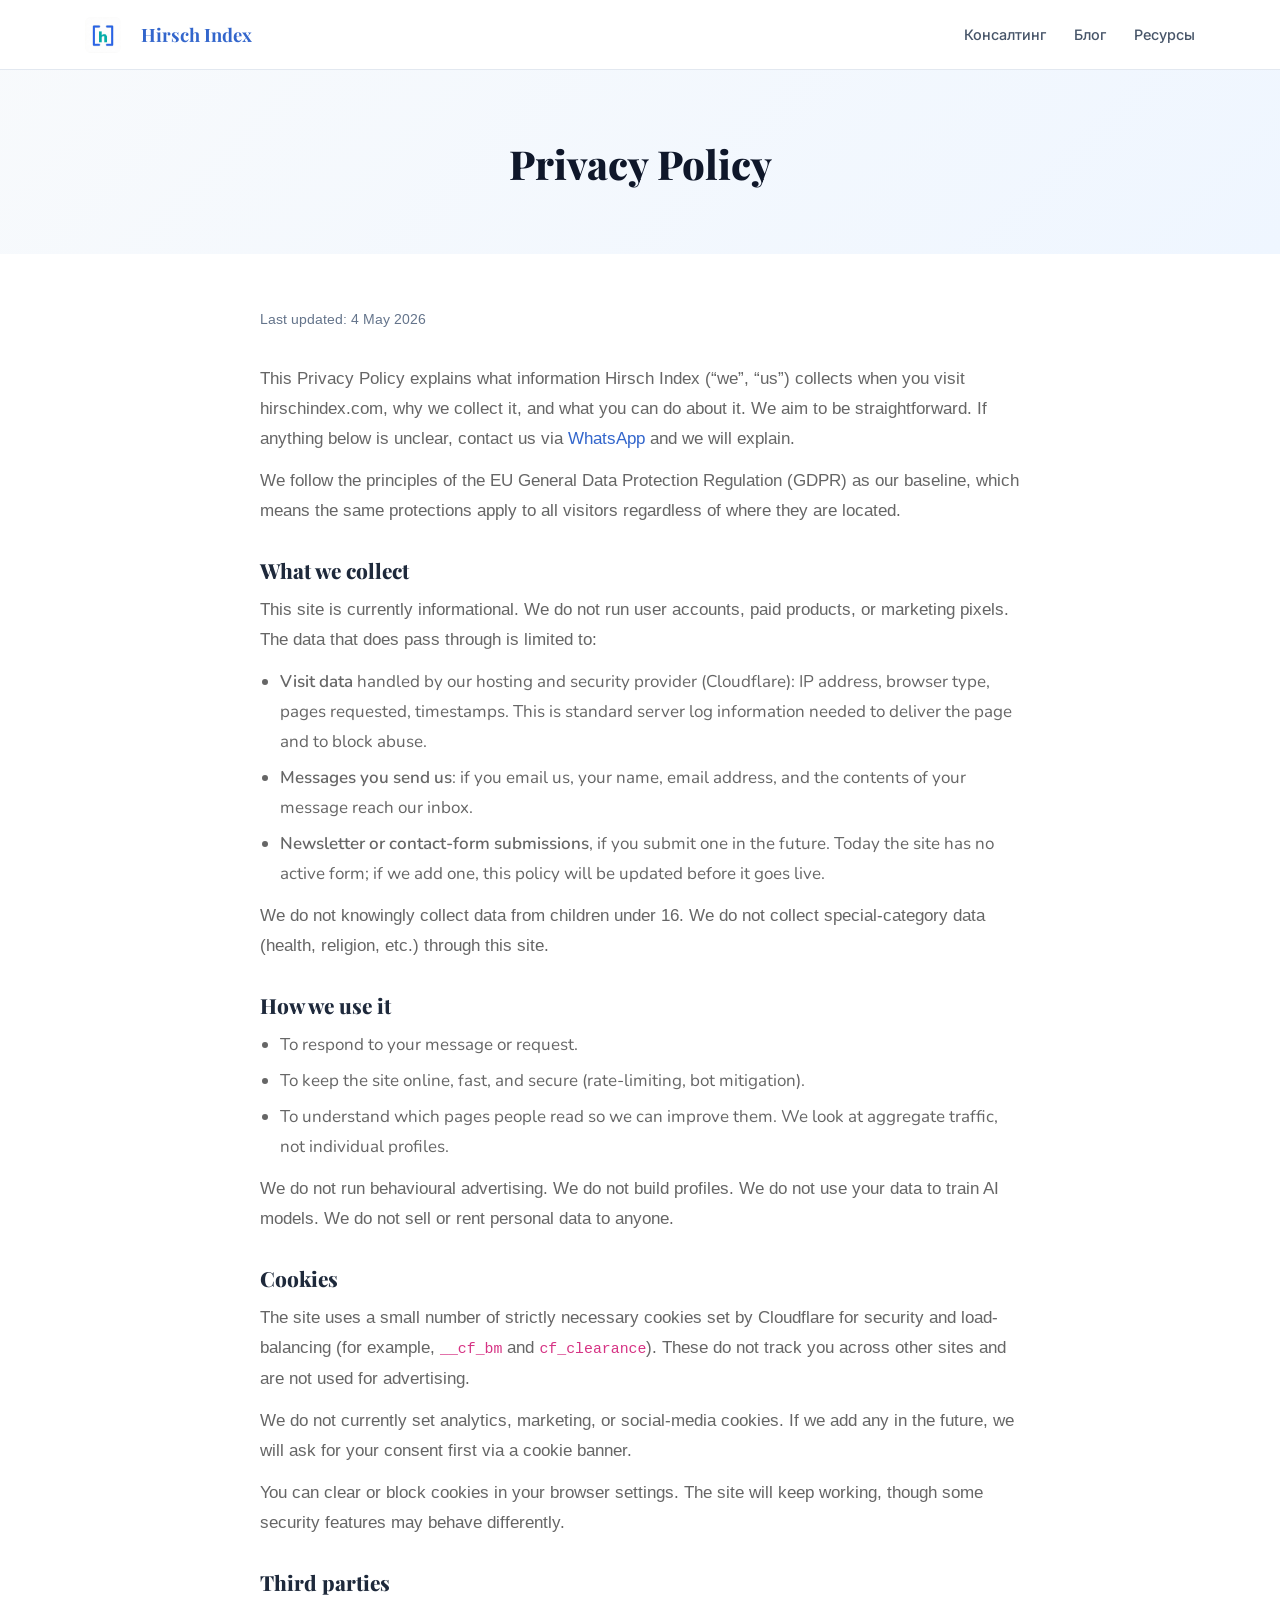
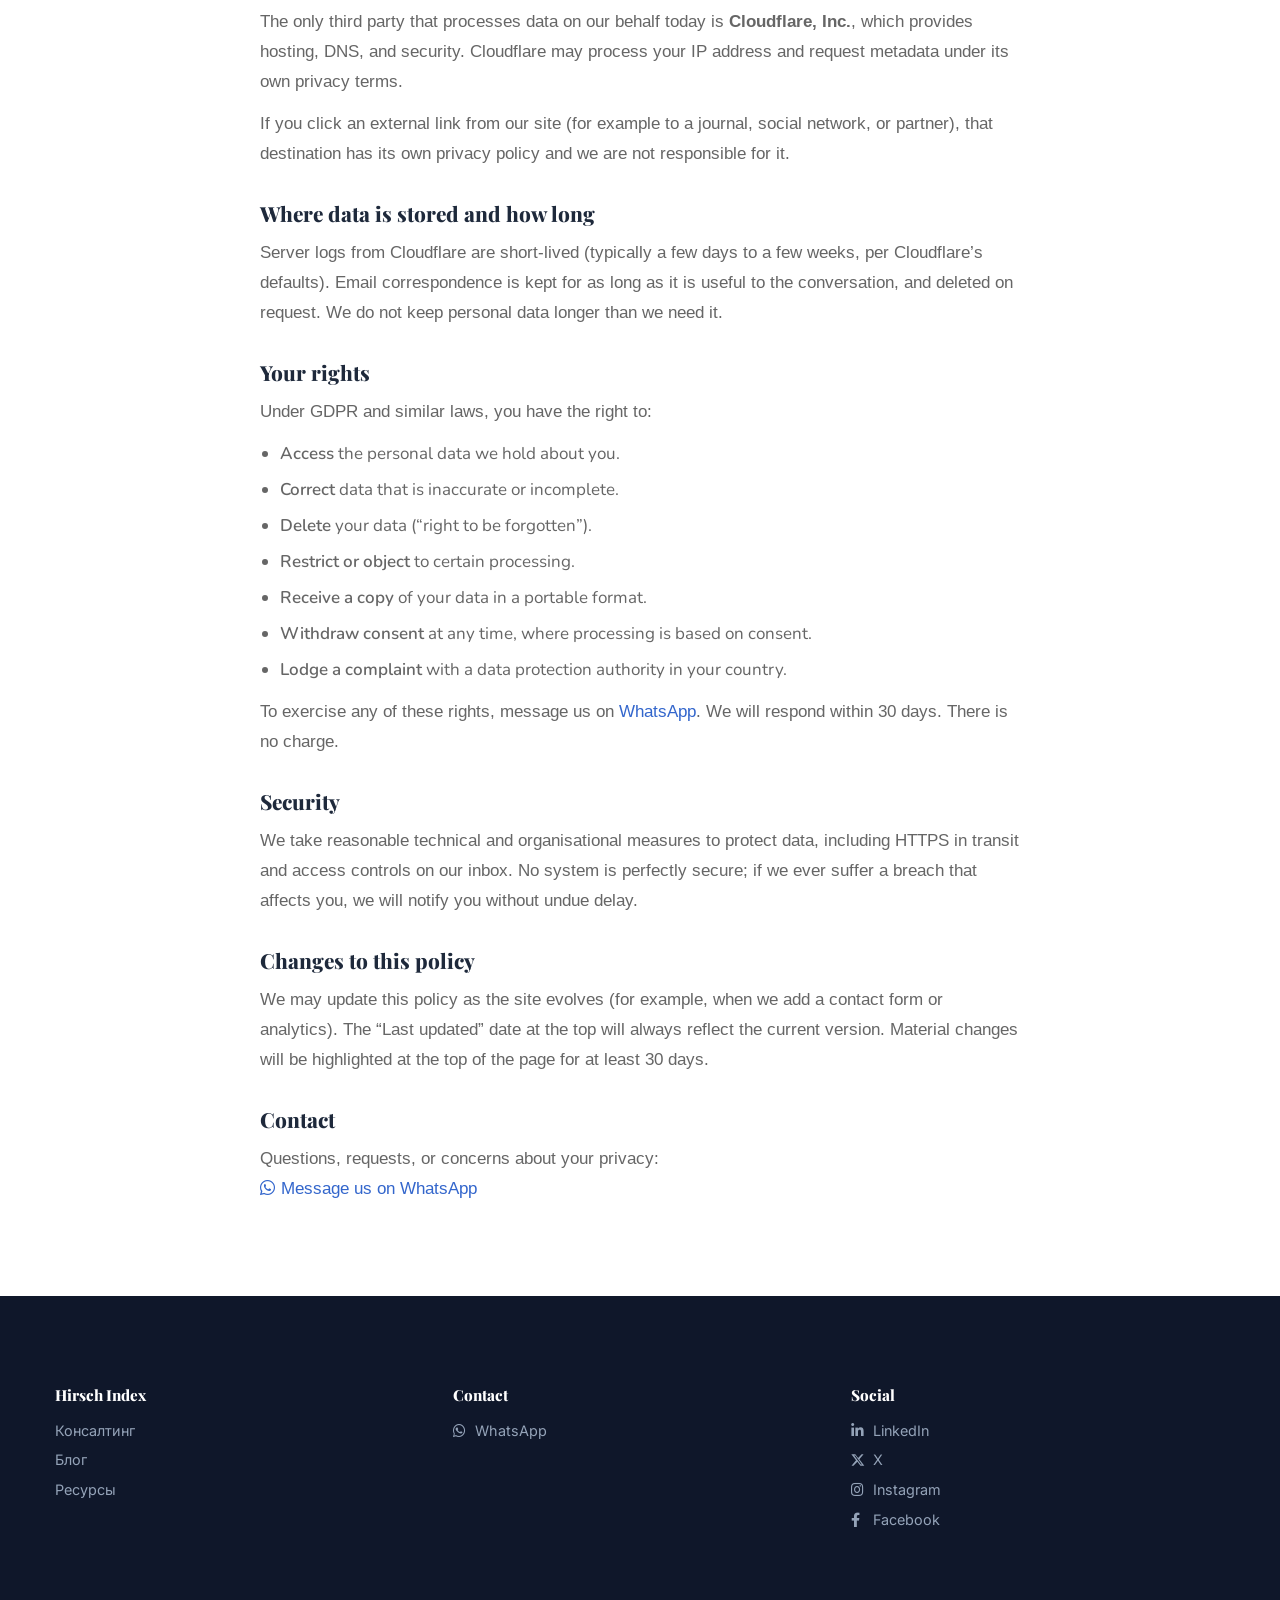
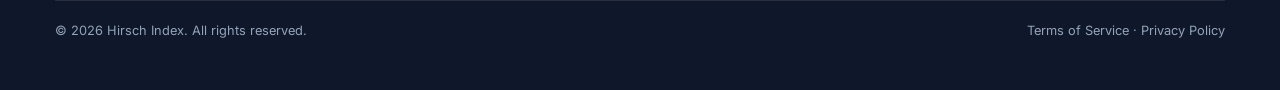
<file: privacy.html>
<!DOCTYPE html>
<html lang="en">
<head>
    <meta charset="UTF-8">
    <meta name="viewport" content="width=device-width, initial-scale=1, shrink-to-fit=no">
    <title>Privacy Policy — Hirsch Index</title>
    <link rel="icon" href="assets/logo-main.jpg" sizes="35x35" type="image/jpeg">

    <link rel="preconnect" href="https://fonts.googleapis.com">
    <link rel="preconnect" href="https://fonts.gstatic.com" crossorigin>
    <link href="https://fonts.googleapis.com/css2?family=Inter:wght@300;400;500;600;700;800&family=Playfair+Display:wght@400;600;700&display=swap" rel="stylesheet">

    <link rel="stylesheet" href="assets/css/all.min.css">
    <link rel="stylesheet" href="assets/css/flaticon.css">
    <link rel="stylesheet" href="assets/css/animate.min.css">
    <link rel="stylesheet" href="assets/css/bootstrap.min.css">
    <link rel="stylesheet" href="assets/css/style.css">
    <link rel="stylesheet" href="assets/css/responsive.css">
    <link rel="stylesheet" href="assets/css/color-hirsch.css">

    <style>
        body { font-family: 'Inter', sans-serif; }
        h1, h2, h3, h4, h5, h6 { font-family: 'Playfair Display', serif; }

        /* Nav */
        .hi-nav { position:fixed; top:0; left:0; right:0; height:70px; background:#fff; border-bottom:1px solid #e2e8f0; z-index:9999; display:flex; align-items:center; }
        .hi-nav-inner { max-width:1150px; margin:0 auto; padding:0 20px; width:100%; display:flex; align-items:center; justify-content:space-between; }
        .hi-nav-logo { display:flex; align-items:center; gap:10px; text-decoration:none; }
        .hi-nav-logo img { width:36px; height:36px; border-radius:6px; }
        .logo-text-hi { font-family:'Playfair Display',serif; font-size:1.15rem; font-weight:bold; color:#3366CC; margin-left:10px; }
        .hi-nav-menu { display:flex; align-items:center; gap:28px; list-style:none; margin:0; padding:0; }
        .hi-nav-menu a { font-family:'Inter',sans-serif; font-size:0.9rem; font-weight:500; color:#475569; text-decoration:none; transition:color 0.2s; }
        .hi-nav-menu a:hover { color:#3366CC; }
        .hi-nav-tg { display:inline-flex; align-items:center; gap:6px; background:#3366CC; color:#fff; padding:9px 20px; border-radius:8px; font-family:'Inter',sans-serif; font-size:0.85rem; font-weight:500; text-decoration:none; transition:background 0.2s; white-space:nowrap; }
        .hi-nav-tg:hover { background:#2952a3; color:#fff; }
        .hi-nav-right { display:flex; align-items:center; gap:28px; }
        .hi-burger { display:none; background:none; border:none; font-size:1.5rem; color:#1e293b; cursor:pointer; }
        .hi-mobile-menu { display:none; position:fixed; top:70px; left:0; right:0; background:#fff; border-bottom:1px solid #e2e8f0; padding:20px; z-index:9998; flex-direction:column; gap:16px; }
        .hi-mobile-menu.open { display:flex; }
        .hi-mobile-menu a { font-family:'Inter',sans-serif; font-size:1rem; font-weight:500; color:#1e293b; text-decoration:none; padding:8px 0; }
        @media (max-width:991px) { .hi-nav-menu { display:none; } .hi-burger { display:block; } .hi-nav-tg { display:none !important; } }

        /* Page hero */
        .hi-page-hero { padding:140px 0 50px; background:linear-gradient(135deg, #f8fafc, #eff6ff); text-align:center; }
        .hi-page-hero h1 { font-size:2.5rem; margin-bottom:16px; color:#0f172a; }

        /* Legal content */
        .hi-legal { max-width:800px; margin:0 auto; padding:50px 20px 80px; font-size:0.95rem; line-height:1.8; color:#475569; }
        .hi-legal h2 { font-size:1.3rem; color:#1e293b; margin:32px 0 12px; }
        .hi-legal h3 { font-size:1.1rem; color:#1e293b; margin:24px 0 8px; }
        .hi-legal p { margin-bottom:12px; }
        .hi-legal ul, .hi-legal ol { margin-bottom:12px; padding-left:20px; }
        .hi-legal li { margin-bottom:6px; }
        .hi-legal a { color:#3366CC; }

        /* Footer */
        .hi-footer a { color:#94a3b8; text-decoration:none; }
        .hi-footer a:hover { color:#fff; }
        .hi-footer h4 { color:#fff; margin-bottom:16px; font-size:0.95rem; }
        .hi-footer-links { display:flex; flex-direction:column; gap:8px; font-size:0.9rem; }
        .hi-footer-bottom { border-top:1px solid rgba(255,255,255,0.1); margin-top:40px; padding-top:20px; display:flex; justify-content:space-between; font-size:0.8rem; color:#94a3b8; flex-wrap:wrap; gap:10px; }
        @media (max-width:991px) { .hi-footer-bottom { flex-direction:column; text-align:center; } }
    </style>
</head>
<body>
    <main>
        <!-- ===== Navigation ===== -->
        <div class="hi-nav">
            <div class="hi-nav-inner">
                <a href="index.html" class="hi-nav-logo">
                    <img src="assets/logo-main.jpg" alt="Hirsch Index">
                    <span class="logo-text-hi">Hirsch Index</span>
                </a>
                <div class="hi-nav-right">
                    <ul class="hi-nav-menu">
                        <li><a href="consulting.html">Консалтинг</a></li>
                        <li><a href="blog.html">Блог</a></li>
                        <li><a href="resources.html">Ресурсы</a></li>
                    </ul>
                    <button class="hi-burger" onclick="document.getElementById('hiMobile').classList.toggle('open')" aria-label="Меню">
                        <i class="fas fa-bars"></i>
                    </button>
                </div>
            </div>
        </div>
        <div class="hi-mobile-menu" id="hiMobile">
            <a href="consulting.html">Консалтинг</a>
            <a href="blog.html">Блог</a>
            <a href="resources.html">Ресурсы</a>
        </div>

        <!-- ===== Page Hero ===== -->
        <section class="hi-page-hero">
            <div class="container">
                <h1>Privacy Policy</h1>
            </div>
        </section>

        <!-- ===== Legal Content ===== -->
        <div class="hi-legal">
            <p style="color:#64748b; font-size:0.85rem; margin-bottom:30px;">Last updated: 4 May 2026</p>

            <p>This Privacy Policy explains what information Hirsch Index (&ldquo;we&rdquo;, &ldquo;us&rdquo;) collects when you visit hirschindex.com, why we collect it, and what you can do about it. We aim to be straightforward. If anything below is unclear, contact us via <a href="https://wa.me/995551518453" target="_blank">WhatsApp</a> and we will explain.</p>

            <p>We follow the principles of the EU General Data Protection Regulation (GDPR) as our baseline, which means the same protections apply to all visitors regardless of where they are located.</p>

            <h2>What we collect</h2>
            <p>This site is currently informational. We do not run user accounts, paid products, or marketing pixels. The data that does pass through is limited to:</p>
            <ul>
                <li><strong>Visit data</strong> handled by our hosting and security provider (Cloudflare): IP address, browser type, pages requested, timestamps. This is standard server log information needed to deliver the page and to block abuse.</li>
                <li><strong>Messages you send us</strong>: if you email us, your name, email address, and the contents of your message reach our inbox.</li>
                <li><strong>Newsletter or contact-form submissions</strong>, if you submit one in the future. Today the site has no active form; if we add one, this policy will be updated before it goes live.</li>
            </ul>
            <p>We do not knowingly collect data from children under 16. We do not collect special-category data (health, religion, etc.) through this site.</p>

            <h2>How we use it</h2>
            <ul>
                <li>To respond to your message or request.</li>
                <li>To keep the site online, fast, and secure (rate-limiting, bot mitigation).</li>
                <li>To understand which pages people read so we can improve them. We look at aggregate traffic, not individual profiles.</li>
            </ul>
            <p>We do not run behavioural advertising. We do not build profiles. We do not use your data to train AI models. We do not sell or rent personal data to anyone.</p>

            <h2>Cookies</h2>
            <p>The site uses a small number of strictly necessary cookies set by Cloudflare for security and load-balancing (for example, <code>__cf_bm</code> and <code>cf_clearance</code>). These do not track you across other sites and are not used for advertising.</p>
            <p>We do not currently set analytics, marketing, or social-media cookies. If we add any in the future, we will ask for your consent first via a cookie banner.</p>
            <p>You can clear or block cookies in your browser settings. The site will keep working, though some security features may behave differently.</p>

            <h2>Third parties</h2>
            <p>The only third party that processes data on our behalf today is <strong>Cloudflare, Inc.</strong>, which provides hosting, DNS, and security. Cloudflare may process your IP address and request metadata under its own privacy terms.</p>
            <p>If you click an external link from our site (for example to a journal, social network, or partner), that destination has its own privacy policy and we are not responsible for it.</p>

            <h2>Where data is stored and how long</h2>
            <p>Server logs from Cloudflare are short-lived (typically a few days to a few weeks, per Cloudflare&rsquo;s defaults). Email correspondence is kept for as long as it is useful to the conversation, and deleted on request. We do not keep personal data longer than we need it.</p>

            <h2>Your rights</h2>
            <p>Under GDPR and similar laws, you have the right to:</p>
            <ul>
                <li><strong>Access</strong> the personal data we hold about you.</li>
                <li><strong>Correct</strong> data that is inaccurate or incomplete.</li>
                <li><strong>Delete</strong> your data (&ldquo;right to be forgotten&rdquo;).</li>
                <li><strong>Restrict or object</strong> to certain processing.</li>
                <li><strong>Receive a copy</strong> of your data in a portable format.</li>
                <li><strong>Withdraw consent</strong> at any time, where processing is based on consent.</li>
                <li><strong>Lodge a complaint</strong> with a data protection authority in your country.</li>
            </ul>
            <p>To exercise any of these rights, message us on <a href="https://wa.me/995551518453" target="_blank">WhatsApp</a>. We will respond within 30 days. There is no charge.</p>

            <h2>Security</h2>
            <p>We take reasonable technical and organisational measures to protect data, including HTTPS in transit and access controls on our inbox. No system is perfectly secure; if we ever suffer a breach that affects you, we will notify you without undue delay.</p>

            <h2>Changes to this policy</h2>
            <p>We may update this policy as the site evolves (for example, when we add a contact form or analytics). The &ldquo;Last updated&rdquo; date at the top will always reflect the current version. Material changes will be highlighted at the top of the page for at least 30 days.</p>

            <h2>Contact</h2>
            <p>Questions, requests, or concerns about your privacy:<br>
            <a href="https://wa.me/995551518453" target="_blank"><i class="fab fa-whatsapp" style="margin-right:6px;"></i>Message us on WhatsApp</a></p>
        </div>

        <!-- ===== Footer ===== -->
        <footer>
            <div class="w-100 pt-90 dark-layer opc9 pb-50 position-relative hi-footer" style="background:#0f172a;">
                <div class="container">
                    <div class="row" style="gap:0;">
                        <div class="col-md-6 col-lg-4" style="margin-bottom:30px;">
                            <h4 style="font-family:'Playfair Display',serif;">Hirsch Index</h4>
                            <div class="hi-footer-links">
                                <a href="consulting.html">Консалтинг</a>
                                <a href="blog.html">Блог</a>
                                <a href="resources.html">Ресурсы</a>
                            </div>
                        </div>
                        <div class="col-md-6 col-lg-4" style="margin-bottom:30px;">
                            <h4 style="font-family:'Playfair Display',serif;">Contact</h4>
                                <div class="hi-footer-links">
                                    <a href="https://wa.me/995551518453" target="_blank"><i class="fab fa-whatsapp" style="width:18px;"></i> WhatsApp</a>
                                </div>
                        </div>
                        <div class="col-md-6 col-lg-4" style="margin-bottom:30px;">
                            <h4 style="font-family:'Playfair Display',serif;">Social</h4>
                                <div class="hi-footer-links">
                                    <a href="https://www.linkedin.com/in/konstantinzhigalov/" target="_blank"><i class="fab fa-linkedin-in" style="width:18px;"></i> LinkedIn</a>
                                    <a href="https://x.com/HirschIndex" target="_blank"><svg xmlns="http://www.w3.org/2000/svg" viewBox="0 0 512 512" width="14" height="14" fill="currentColor" aria-hidden="true" style="margin-right:4px; vertical-align:-2px;"><path d="M389.2 48h70.6L305.6 224.2 487 464H345L233.7 318.6 89.6 464H19L184.4 269.6 12.5 48H157.7l102.6 137 128.9-137zM360.7 422.2h39.1L156.5 88h-42L360.7 422.2z"/></svg> X</a>
                                    <a href="https://www.instagram.com/hirsch_index_school/" target="_blank"><i class="fab fa-instagram" style="width:18px;"></i> Instagram</a>
                                    <a href="https://www.facebook.com/profile.php?id=61573281606605" target="_blank"><i class="fab fa-facebook-f" style="width:18px;"></i> Facebook</a>
                                </div>
                        </div>
                    </div>
                    <div class="hi-footer-bottom">
                        <span>&copy; 2026 Hirsch Index. All rights reserved.</span>
                        <span><a href="offer.html">Terms of Service</a> &middot; <a href="privacy.html">Privacy Policy</a></span>
                    </div>
                </div>
            </div>
        </footer>
    </main>

    <script src="assets/js/jquery.min.js"></script>
    <script src="assets/js/popper.min.js"></script>
    <script src="assets/js/bootstrap.min.js"></script>
    <script src="assets/js/wow.min.js"></script>
    <script src="assets/js/custom-scripts.js"></script>
</body>
</html>
</file>
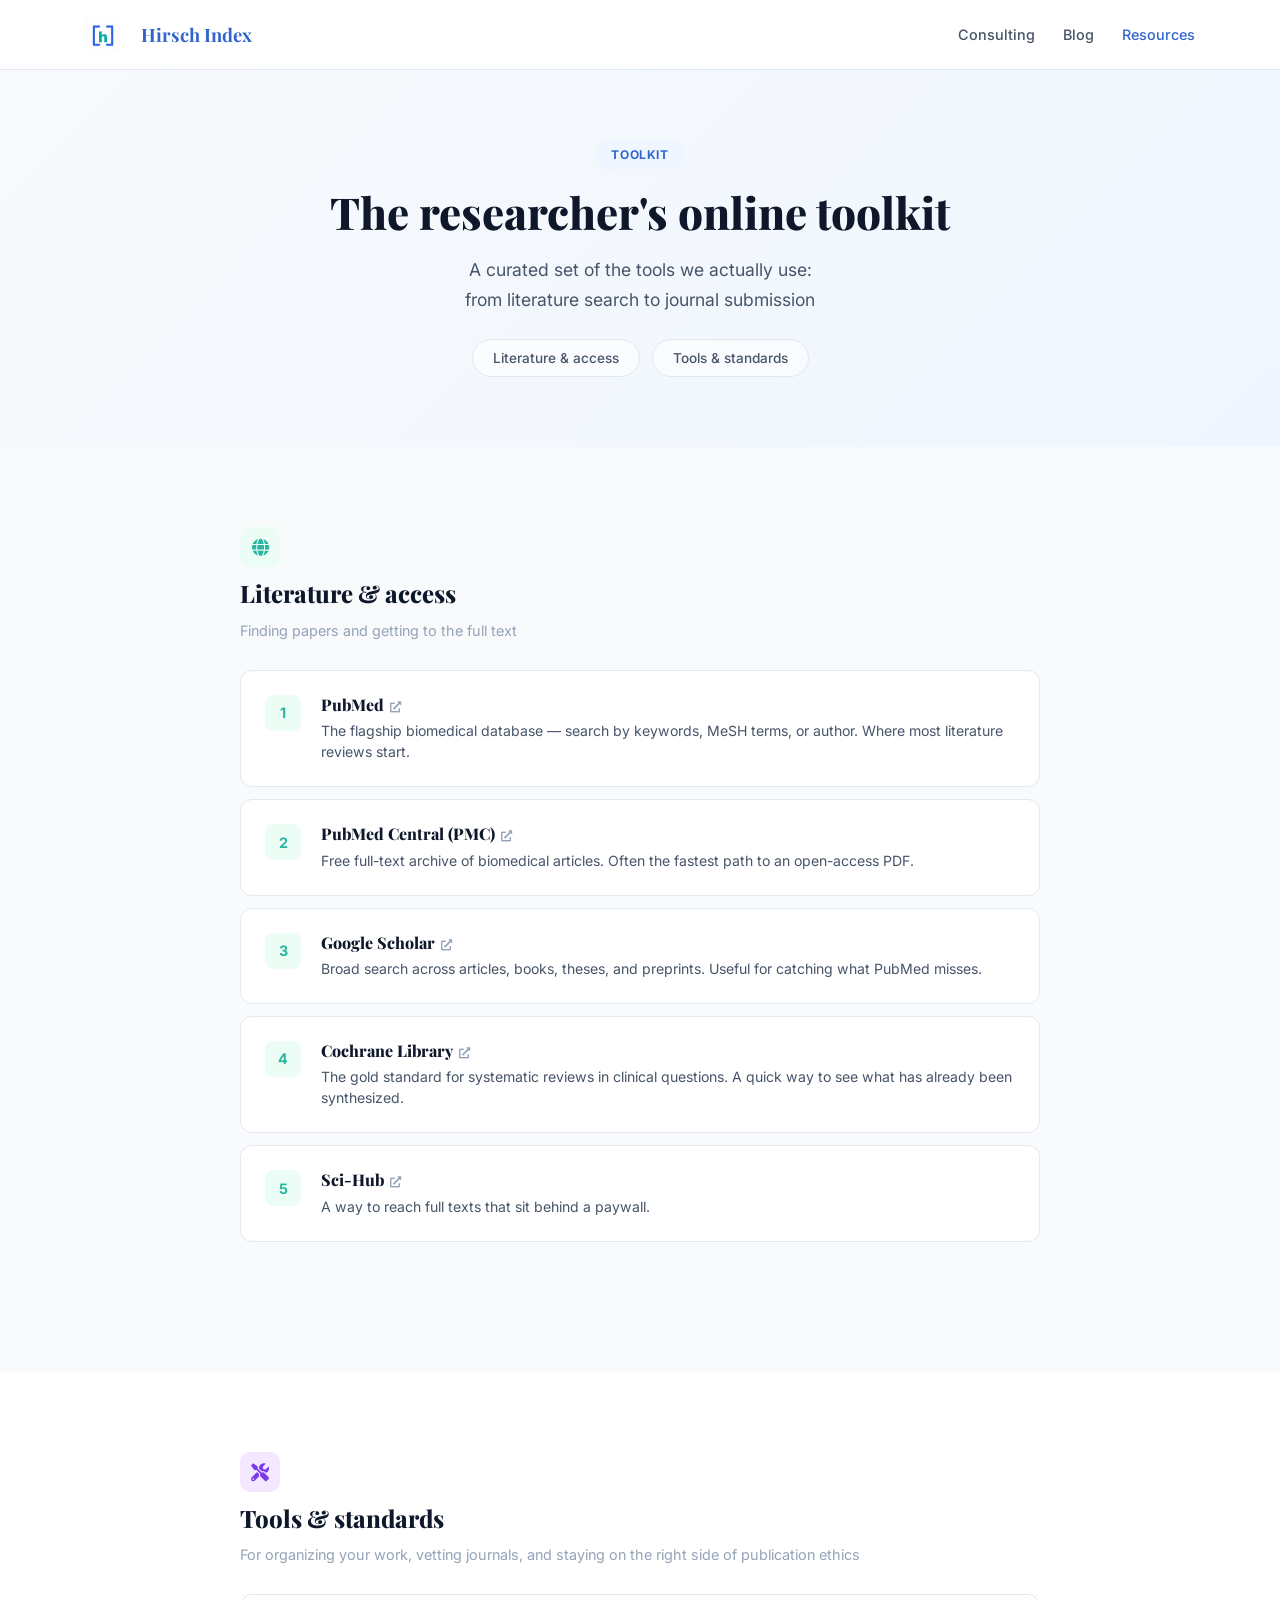
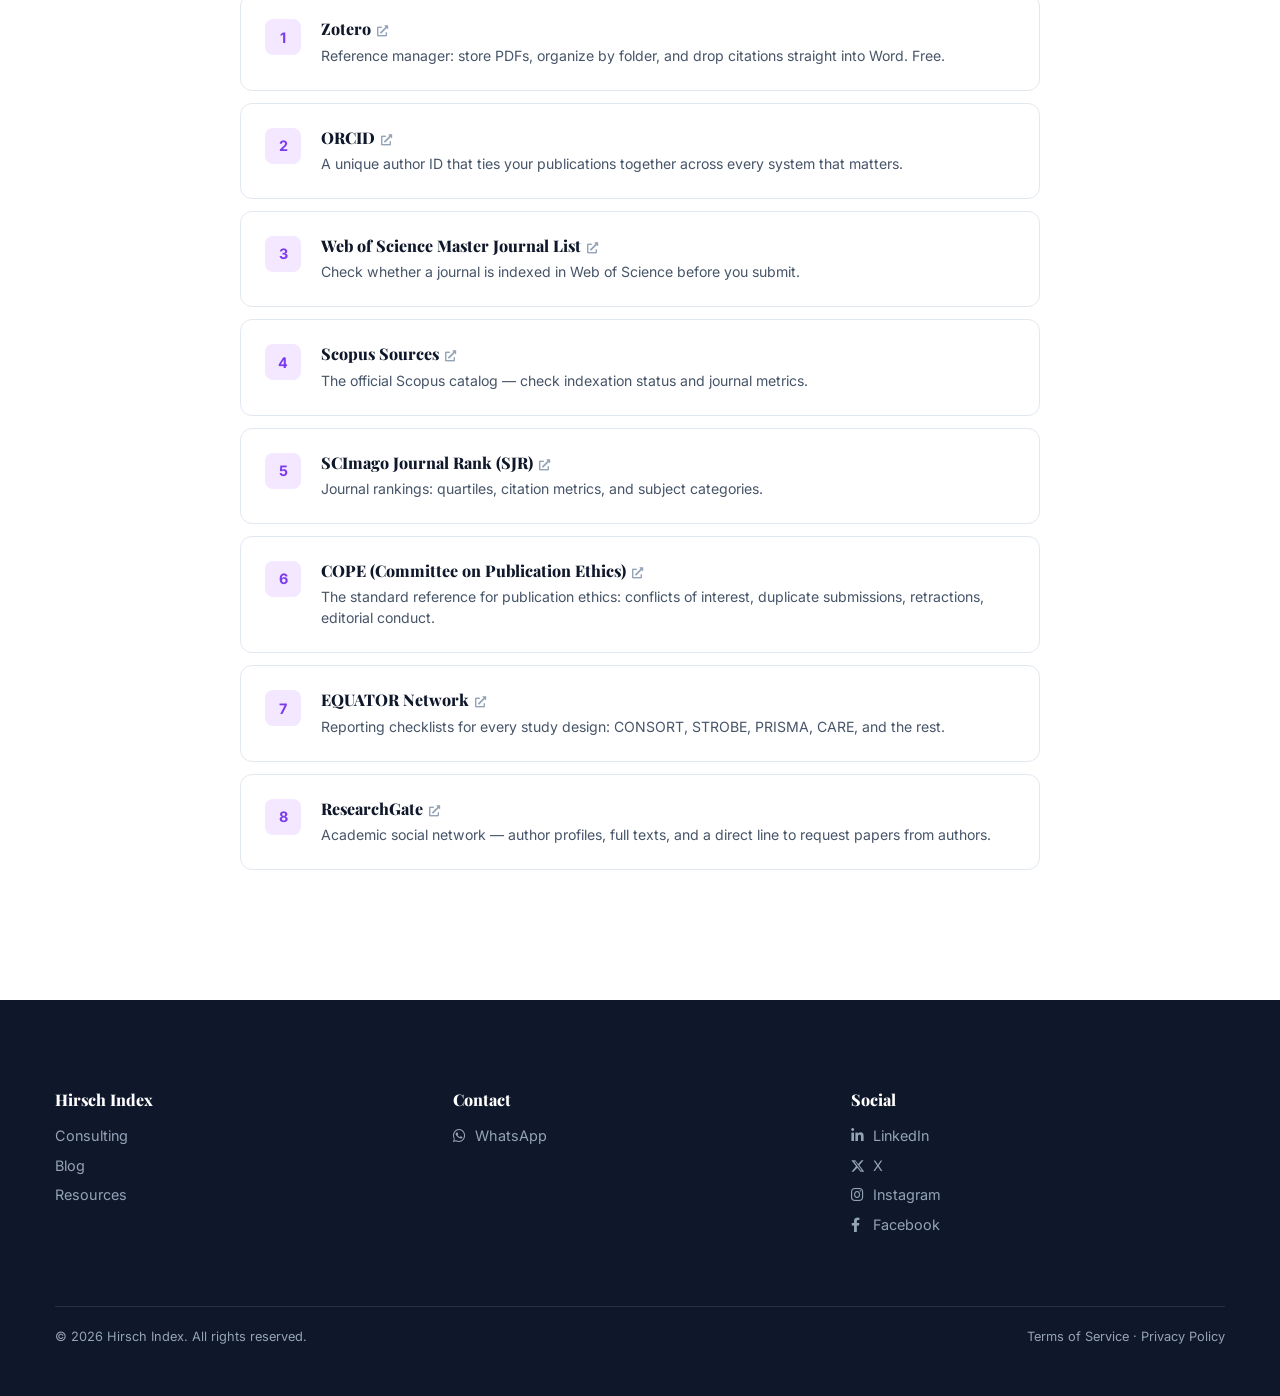
<file: resources.html>
<!DOCTYPE html>
<html lang="en">
    <head>
        <meta charset="UTF-8">
        <meta name="viewport" content="width=device-width, initial-scale=1, shrink-to-fit=no">
        <meta name="description" content="Researcher's online toolkit — a curated selection of essential tools for scientific work. Hirsch Index.">
        <link rel="icon" href="assets/logo-main.jpg" sizes="35x35" type="image/jpeg">
        <title>Resources — Hirsch Index</title>

        <link rel="preconnect" href="https://fonts.googleapis.com">
        <link rel="preconnect" href="https://fonts.gstatic.com" crossorigin>
        <link href="https://fonts.googleapis.com/css2?family=Inter:wght@300;400;500;600;700;800&family=Playfair+Display:wght@400;600;700&display=swap" rel="stylesheet">

        <link rel="stylesheet" href="assets/css/all.min.css">
        <link rel="stylesheet" href="assets/css/flaticon.css">
        <link rel="stylesheet" href="assets/css/animate.min.css">
        <link rel="stylesheet" href="assets/css/bootstrap.min.css">
        <link rel="stylesheet" href="assets/css/style.css">
        <link rel="stylesheet" href="assets/css/responsive.css">
        <link rel="stylesheet" href="assets/css/color-hirsch.css">

        <style>
            body { font-family: 'Inter', sans-serif; }
            h1, h2, h3, h4, h5, h6 { font-family: 'Playfair Display', serif; }

            /* Shared nav */
            .hi-nav { position:fixed; top:0; left:0; right:0; height:70px; background:#fff; border-bottom:1px solid #e2e8f0; z-index:9999; display:flex; align-items:center; }
            .hi-nav-inner { max-width:1150px; margin:0 auto; padding:0 20px; width:100%; display:flex; align-items:center; justify-content:space-between; }
            .hi-nav-logo { display:flex; align-items:center; gap:10px; text-decoration:none; }
            .hi-nav-logo img { width:36px; height:36px; border-radius:6px; }
            .logo-text-hi { font-family:'Playfair Display',serif; font-size:1.15rem; font-weight:bold; color:#3366CC; margin-left:10px; }
            .hi-nav-menu { display:flex; align-items:center; gap:28px; list-style:none; margin:0; padding:0; }
            .hi-nav-menu a { font-family:'Inter',sans-serif; font-size:0.9rem; font-weight:500; color:#475569; text-decoration:none; transition:color 0.2s; }
            .hi-nav-menu a:hover, .hi-nav-menu a.active { color:#3366CC; }
            .hi-nav-tg { display:inline-flex; align-items:center; gap:6px; background:#3366CC; color:#fff; padding:9px 20px; border-radius:8px; font-family:'Inter',sans-serif; font-size:0.85rem; font-weight:500; text-decoration:none; transition:background 0.2s; white-space:nowrap; }
            .hi-nav-tg:hover { background:#2952a3; color:#fff; }
            .hi-nav-right { display:flex; align-items:center; gap:28px; }
            .hi-burger { display:none; background:none; border:none; font-size:1.5rem; color:#1e293b; cursor:pointer; }
            .hi-mobile-menu { display:none; position:fixed; top:70px; left:0; right:0; background:#fff; border-bottom:1px solid #e2e8f0; padding:20px; z-index:9998; flex-direction:column; gap:16px; }
            .hi-mobile-menu.open { display:flex; }
            .hi-mobile-menu a { font-family:'Inter',sans-serif; font-size:1rem; font-weight:500; color:#1e293b; text-decoration:none; padding:8px 0; }
            .hi-mobile-menu a:hover { color:#3366CC; }
            @media (max-width:991px) { .hi-nav-menu { display:none; } .hi-burger { display:block; } .hi-nav-tg { display:none !important; } }

            /* Page hero */
            .hi-page-hero {
                padding: 140px 0 70px;
                background: linear-gradient(135deg, #f8fafc, #eff6ff);
                text-align: center;
            }
            .hi-page-hero .hi-badge {
                display: inline-block;
                background: #eff6ff;
                color: #3366CC;
                font-size: 0.75rem;
                font-weight: bold;
                text-transform: uppercase;
                padding: 6px 16px;
                border-radius: 50px;
                margin-bottom: 16px;
                letter-spacing: 0.05em;
                font-family: 'Inter', sans-serif;
            }
            .hi-page-hero h1 {
                font-size: 2.75rem;
                margin-bottom: 16px;
                color: #0f172a;
            }
            .hi-page-hero p {
                font-size: 1.1rem;
                color: #475569;
                max-width: 560px;
                margin: 0 auto;
                font-family: 'Inter', sans-serif;
            }

            /* Resource TOC */
            .resource-toc {
                display: flex; gap: 12px; justify-content: center; flex-wrap: wrap;
                margin-top: 24px;
            }
            .resource-toc a {
                padding: 8px 20px; border-radius: 20px; font-size: 0.85rem;
                font-weight: 500; text-decoration: none; transition: 0.2s;
                background: rgba(255,255,255,0.6); color: #475569;
                border: 1px solid #e2e8f0;
                font-family: 'Inter', sans-serif;
            }
            .resource-toc a:hover {
                background: #3366CC; color: #fff; border-color: #3366CC;
            }

            /* Resource sections */
            .resource-section { margin-bottom: 50px; }
            .resource-section h2 {
                font-size: 1.5rem; margin-bottom: 8px; color: #0f172a;
            }
            .resource-section .section-desc {
                font-size: 0.9rem; color: #94a3b8; margin-bottom: 24px;
                font-family: 'Inter', sans-serif;
            }

            .section-icon {
                width: 40px; height: 40px; border-radius: 10px;
                display: inline-flex; align-items: center; justify-content: center;
                font-size: 18px; margin-bottom: 12px;
            }

            /* Resource cards */
            .resource-card {
                display: flex; gap: 20px; align-items: flex-start;
                background: #fff; border: 1px solid #e2e8f0;
                border-radius: 12px; padding: 24px;
                margin-bottom: 12px; transition: 0.3s;
            }
            .resource-card:hover {
                box-shadow: 0 4px 12px rgba(0,0,0,0.08); transform: translateY(-2px);
                border-color: #3366CC;
            }
            .resource-num {
                width: 36px; height: 36px; border-radius: 8px;
                display: flex; align-items: center; justify-content: center;
                font-weight: 700; font-size: 0.9rem; flex-shrink: 0;
                font-family: 'Inter', sans-serif;
            }
            .resource-card h4 { margin-bottom: 6px; font-size: 1rem; }
            .resource-card h4 a {
                color: #0f172a; text-decoration: none; transition: color 0.2s;
            }
            .resource-card h4 a:hover { color: #3366CC; }
            .resource-card h4 .ext-icon {
                font-size: 0.7rem; color: #94a3b8; margin-left: 6px;
            }
            .resource-card p {
                font-size: 0.88rem; color: #475569; margin: 0; line-height: 1.5;
                font-family: 'Inter', sans-serif;
            }

            /* Footer */
            .hi-footer { color: #cbd5e1; }
            .hi-footer h4 { color: #fff; font-size: 1rem; margin-bottom: 16px; }
            .hi-footer-links { display: flex; flex-direction: column; gap: 8px; }
            .hi-footer-links a { color: #94a3b8; text-decoration: none; font-size: 0.9rem; font-family: 'Inter', sans-serif; transition: color 0.2s; }
            .hi-footer-links a:hover { color: #fff; }
            .hi-footer-bottom { border-top: 1px solid rgba(255,255,255,0.1); margin-top: 40px; padding-top: 20px; display: flex; justify-content: space-between; font-size: 0.8rem; color: #94a3b8; flex-wrap: wrap; gap: 10px; }
            .hi-footer-bottom a { color: #94a3b8; text-decoration: none; }
            .hi-footer-bottom a:hover { color: #fff; }

            @media (max-width: 991px) {
                .hi-footer-bottom { flex-direction: column; text-align: center; }
            }
        </style>
    </head>
    <body>
        <main>
            <!-- Navigation -->
            <div class="hi-nav">
                <div class="hi-nav-inner">
                    <a href="index.html" class="hi-nav-logo">
                        <img src="assets/logo-main.jpg" alt="Hirsch Index">
                        <span class="logo-text-hi">Hirsch Index</span>
                    </a>
                    <div class="hi-nav-right">
                        <ul class="hi-nav-menu">
                            <li><a href="consulting.html">Consulting</a></li>
                            <li><a href="blog.html">Blog</a></li>
                            <li><a href="resources.html" class="active">Resources</a></li>
                        </ul>
                        <button class="hi-burger" onclick="document.getElementById('hiMobile').classList.toggle('open')" aria-label="Menu">
                            <i class="fas fa-bars"></i>
                        </button>
                    </div>
                </div>
            </div>
            <div class="hi-mobile-menu" id="hiMobile">
                <a href="consulting.html">Consulting</a>
                <a href="blog.html">Blog</a>
                <a href="resources.html">Resources</a>
            </div>

            <!-- Page Hero -->
            <section class="hi-page-hero">
                <div class="container">
                    <div class="wow fadeInUp">
                        <span class="hi-badge">Toolkit</span>
                        <h1>The researcher's online toolkit</h1>
                        <p>A curated set of the tools we actually use:<br>from literature search to journal submission</p>
                        <div class="resource-toc">
                            <a href="#literature">Literature &amp; access</a>
                            <a href="#infrastructure">Tools &amp; standards</a>
                        </div>
                    </div>
                </div>
            </section>

            <!-- Literature & Access -->
            <section id="literature">
                <div class="w-100 pt-80 pb-80 position-relative" style="background:#f8fafc;">
                    <div class="container" style="max-width:800px;">
                        <div class="resource-section wow fadeInUp">
                            <div class="section-icon" style="background:#ecfdf5; color:#2BB5A0;"><i class="fas fa-globe"></i></div>
                            <h2>Literature &amp; access</h2>
                            <p class="section-desc">Finding papers and getting to the full text</p>

                            <div class="resource-card wow fadeInUp" data-wow-delay="0.05s">
                                <div class="resource-num" style="background:#ecfdf5; color:#2BB5A0;">1</div>
                                <div>
                                    <h4><a href="https://pubmed.ncbi.nlm.nih.gov/" target="_blank">PubMed<i class="fas fa-external-link-alt ext-icon"></i></a></h4>
                                    <p>The flagship biomedical database — search by keywords, MeSH terms, or author. Where most literature reviews start.</p>
                                </div>
                            </div>

                            <div class="resource-card wow fadeInUp" data-wow-delay="0.1s">
                                <div class="resource-num" style="background:#ecfdf5; color:#2BB5A0;">2</div>
                                <div>
                                    <h4><a href="https://pmc.ncbi.nlm.nih.gov/" target="_blank">PubMed Central (PMC)<i class="fas fa-external-link-alt ext-icon"></i></a></h4>
                                    <p>Free full-text archive of biomedical articles. Often the fastest path to an open-access PDF.</p>
                                </div>
                            </div>

                            <div class="resource-card wow fadeInUp" data-wow-delay="0.15s">
                                <div class="resource-num" style="background:#ecfdf5; color:#2BB5A0;">3</div>
                                <div>
                                    <h4><a href="https://scholar.google.com/" target="_blank">Google Scholar<i class="fas fa-external-link-alt ext-icon"></i></a></h4>
                                    <p>Broad search across articles, books, theses, and preprints. Useful for catching what PubMed misses.</p>
                                </div>
                            </div>

                            <div class="resource-card wow fadeInUp" data-wow-delay="0.2s">
                                <div class="resource-num" style="background:#ecfdf5; color:#2BB5A0;">4</div>
                                <div>
                                    <h4><a href="https://www.cochranelibrary.com/" target="_blank">Cochrane Library<i class="fas fa-external-link-alt ext-icon"></i></a></h4>
                                    <p>The gold standard for systematic reviews in clinical questions. A quick way to see what has already been synthesized.</p>
                                </div>
                            </div>

                            <div class="resource-card wow fadeInUp" data-wow-delay="0.25s">
                                <div class="resource-num" style="background:#ecfdf5; color:#2BB5A0;">5</div>
                                <div>
                                    <h4><a href="https://sci-hub.st/" target="_blank">Sci-Hub<i class="fas fa-external-link-alt ext-icon"></i></a></h4>
                                    <p>A way to reach full texts that sit behind a paywall.</p>
                                </div>
                            </div>
                        </div>
                    </div>
                </div>
            </section>

            <!-- Infrastructure Resources -->
            <section id="infrastructure">
                <div class="w-100 pt-80 pb-80 position-relative">
                    <div class="container" style="max-width:800px;">
                        <div class="resource-section wow fadeInUp">
                            <div class="section-icon" style="background:#f3e8ff; color:#7c3aed;"><i class="fas fa-tools"></i></div>
                            <h2>Tools &amp; standards</h2>
                            <p class="section-desc">For organizing your work, vetting journals, and staying on the right side of publication ethics</p>

                            <div class="resource-card wow fadeInUp" data-wow-delay="0.05s">
                                <div class="resource-num" style="background:#f3e8ff; color:#7c3aed;">1</div>
                                <div>
                                    <h4><a href="https://www.zotero.org/" target="_blank">Zotero<i class="fas fa-external-link-alt ext-icon"></i></a></h4>
                                    <p>Reference manager: store PDFs, organize by folder, and drop citations straight into Word. Free.</p>
                                </div>
                            </div>

                            <div class="resource-card wow fadeInUp" data-wow-delay="0.1s">
                                <div class="resource-num" style="background:#f3e8ff; color:#7c3aed;">2</div>
                                <div>
                                    <h4><a href="https://orcid.org/" target="_blank">ORCID<i class="fas fa-external-link-alt ext-icon"></i></a></h4>
                                    <p>A unique author ID that ties your publications together across every system that matters.</p>
                                </div>
                            </div>

                            <div class="resource-card wow fadeInUp" data-wow-delay="0.15s">
                                <div class="resource-num" style="background:#f3e8ff; color:#7c3aed;">3</div>
                                <div>
                                    <h4><a href="https://mjl.clarivate.com/" target="_blank">Web of Science Master Journal List<i class="fas fa-external-link-alt ext-icon"></i></a></h4>
                                    <p>Check whether a journal is indexed in Web of Science before you submit.</p>
                                </div>
                            </div>

                            <div class="resource-card wow fadeInUp" data-wow-delay="0.2s">
                                <div class="resource-num" style="background:#f3e8ff; color:#7c3aed;">4</div>
                                <div>
                                    <h4><a href="https://www.scopus.com/sources" target="_blank">Scopus Sources<i class="fas fa-external-link-alt ext-icon"></i></a></h4>
                                    <p>The official Scopus catalog — check indexation status and journal metrics.</p>
                                </div>
                            </div>

                            <div class="resource-card wow fadeInUp" data-wow-delay="0.25s">
                                <div class="resource-num" style="background:#f3e8ff; color:#7c3aed;">5</div>
                                <div>
                                    <h4><a href="https://www.scimagojr.com/" target="_blank">SCImago Journal Rank (SJR)<i class="fas fa-external-link-alt ext-icon"></i></a></h4>
                                    <p>Journal rankings: quartiles, citation metrics, and subject categories.</p>
                                </div>
                            </div>

                            <div class="resource-card wow fadeInUp" data-wow-delay="0.3s">
                                <div class="resource-num" style="background:#f3e8ff; color:#7c3aed;">6</div>
                                <div>
                                    <h4><a href="https://publicationethics.org/" target="_blank">COPE (Committee on Publication Ethics)<i class="fas fa-external-link-alt ext-icon"></i></a></h4>
                                    <p>The standard reference for publication ethics: conflicts of interest, duplicate submissions, retractions, editorial conduct.</p>
                                </div>
                            </div>

                            <div class="resource-card wow fadeInUp" data-wow-delay="0.35s">
                                <div class="resource-num" style="background:#f3e8ff; color:#7c3aed;">7</div>
                                <div>
                                    <h4><a href="https://www.equator-network.org/" target="_blank">EQUATOR Network<i class="fas fa-external-link-alt ext-icon"></i></a></h4>
                                    <p>Reporting checklists for every study design: CONSORT, STROBE, PRISMA, CARE, and the rest.</p>
                                </div>
                            </div>

                            <div class="resource-card wow fadeInUp" data-wow-delay="0.4s">
                                <div class="resource-num" style="background:#f3e8ff; color:#7c3aed;">8</div>
                                <div>
                                    <h4><a href="https://www.researchgate.net/" target="_blank">ResearchGate<i class="fas fa-external-link-alt ext-icon"></i></a></h4>
                                    <p>Academic social network — author profiles, full texts, and a direct line to request papers from authors.</p>
                                </div>
                            </div>
                        </div>
                    </div>
                </div>
            </section>

            <!-- Footer -->
            <footer>
                <div class="w-100 pt-90 pb-50 position-relative hi-footer" style="background:#0f172a;">
                    <div class="container">
                        <div class="row" style="gap:0;">
                            <div class="col-md-6 col-lg-4" style="margin-bottom:30px;">
                                <h4 style="font-family:'Playfair Display',serif;">Hirsch Index</h4>
                                <div class="hi-footer-links">
                                    <a href="consulting.html">Consulting</a>
                                    <a href="blog.html">Blog</a>
                                    <a href="resources.html">Resources</a>
                                </div>
                            </div>
                            <div class="col-md-6 col-lg-4" style="margin-bottom:30px;">
                                <h4 style="font-family:'Playfair Display',serif;">Contact</h4>
                                <div class="hi-footer-links">
                                    <a href="https://wa.me/995551518453" target="_blank"><i class="fab fa-whatsapp" style="width:18px;"></i> WhatsApp</a>
                                </div>
                            </div>
                            <div class="col-md-6 col-lg-4" style="margin-bottom:30px;">
                                <h4 style="font-family:'Playfair Display',serif;">Social</h4>
                                <div class="hi-footer-links">
                                    <a href="https://www.linkedin.com/in/konstantinzhigalov/" target="_blank"><i class="fab fa-linkedin-in" style="width:18px;"></i> LinkedIn</a>
                                    <a href="https://x.com/HirschIndex" target="_blank"><svg xmlns="http://www.w3.org/2000/svg" viewBox="0 0 512 512" width="14" height="14" fill="currentColor" aria-hidden="true" style="margin-right:4px; vertical-align:-2px;"><path d="M389.2 48h70.6L305.6 224.2 487 464H345L233.7 318.6 89.6 464H19L184.4 269.6 12.5 48H157.7l102.6 137 128.9-137zM360.7 422.2h39.1L156.5 88h-42L360.7 422.2z"/></svg> X</a>
                                    <a href="https://www.instagram.com/hirsch_index_school/" target="_blank"><i class="fab fa-instagram" style="width:18px;"></i> Instagram</a>
                                    <a href="https://www.facebook.com/profile.php?id=61573281606605" target="_blank"><i class="fab fa-facebook-f" style="width:18px;"></i> Facebook</a>
                                </div>
                            </div>
                        </div>
                        <div class="hi-footer-bottom">
                            <span>&copy; 2026 Hirsch Index. All rights reserved.</span>
                            <span><a href="offer.html">Terms of Service</a> &middot; <a href="privacy.html">Privacy Policy</a></span>
                        </div>
                    </div>
                </div>
            </footer>
        </main>

        <script src="assets/js/jquery.min.js"></script>
        <script src="assets/js/popper.min.js"></script>
        <script src="assets/js/bootstrap.min.js"></script>
        <script src="assets/js/wow.min.js"></script>
        <script src="assets/js/custom-scripts.js"></script>
    </body>
</html>
</file>
<file: assets/css/flaticon.css>
/*
  Flaticon icon font: Flaticon
*/

@font-face {
  font-family: "Flaticon";
  src: url("../fonts/Flaticon.eot");
  src: url("../fonts/Flaticon.eot?#iefix") format("embedded-opentype"),
       url("../fonts/Flaticon.woff2") format("woff2"),
       url("../fonts/Flaticon.woff") format("woff"),
       url("../fonts/Flaticon.ttf") format("truetype"),
       url("../fonts/Flaticon.svg#Flaticon") format("svg");
  font-weight: normal;
  font-style: normal;
}

@media screen and (-webkit-min-device-pixel-ratio:0) {
  @font-face {
    font-family: "Flaticon";
    src: url("../fonts/Flaticon.svg#Flaticon") format("svg");
  }
}

[class^="flaticon-"]:before, [class*=" flaticon-"]:before,
[class^="flaticon-"]:after, [class*=" flaticon-"]:after {   
  font-family: Flaticon;
  font-style: normal;
}

.flaticon-brain:before { content: "\f100"; }
.flaticon-brain-1:before { content: "\f101"; }
.flaticon-brainstorm:before { content: "\f102"; }
.flaticon-brain-2:before { content: "\f103"; }
.flaticon-autism:before { content: "\f104"; }
.flaticon-brain-3:before { content: "\f105"; }
.flaticon-brain-4:before { content: "\f106"; }
.flaticon-schizophrenia:before { content: "\f107"; }
.flaticon-brain-5:before { content: "\f108"; }
.flaticon-heart:before { content: "\f109"; }
.flaticon-bipolar:before { content: "\f10a"; }
.flaticon-mental-health:before { content: "\f10b"; }
.flaticon-yin-yang:before { content: "\f10c"; }
.flaticon-puzzle:before { content: "\f10d"; }
.flaticon-telephone:before { content: "\f10e"; }
.flaticon-shopping-bags:before { content: "\f10f"; }
.flaticon-left-arrow:before { content: "\f110"; }
.flaticon-right-arrow:before { content: "\f111"; }
.flaticon-next:before { content: "\f112"; }
.flaticon-brain-6:before { content: "\f113"; }
.flaticon-back:before { content: "\f114"; }
.flaticon-arrow-pointing-to-left:before { content: "\f115"; }
.flaticon-arrow-pointing-to-right:before { content: "\f116"; }
.flaticon-angle-pointing-to-left:before { content: "\f117"; }
.flaticon-angle-arrow-pointing-to-right:before { content: "\f118"; }
.flaticon-calendar:before { content: "\f119"; }
.flaticon-play:before { content: "\f11a"; }
.flaticon-baby-boy:before { content: "\f11b"; }
.flaticon-check-mark:before { content: "\f11c"; }
.flaticon-video-camera:before { content: "\f11d"; }
.flaticon-group:before { content: "\f11e"; }
.flaticon-quotation:before { content: "\f11f"; }
.flaticon-shopping-basket:before { content: "\f120"; }
.flaticon-left-quotes-sign:before { content: "\f121"; }
.flaticon-baby-boy-1:before { content: "\f122"; }
.flaticon-coach:before { content: "\f123"; }
.flaticon-coach-1:before { content: "\f124"; }
.flaticon-glove:before { content: "\f125"; }
.flaticon-quote:before { content: "\f126"; }
.flaticon-play-button:before { content: "\f127"; }
.flaticon-play-button-1:before { content: "\f128"; }
.flaticon-close:before { content: "\f129"; }
.flaticon-plus:before { content: "\f12a"; }
.flaticon-pharmacy:before { content: "\f12b"; }
.flaticon-running:before { content: "\f12c"; }
.flaticon-magnifying-glass:before { content: "\f12d"; }
.flaticon-sexual-health:before { content: "\f12e"; }
.flaticon-lifeline-in-a-heart-outline:before { content: "\f12f"; }
.flaticon-neurology:before { content: "\f130"; }
.flaticon-medical-kit:before { content: "\f131"; }
.flaticon-individual:before { content: "\f132"; }
.flaticon-bipolar-1:before { content: "\f133"; }
.flaticon-double-angle-pointing-to-right:before { content: "\f134"; }
.flaticon-mental-health-1:before { content: "\f135"; }
.flaticon-medical:before { content: "\f136"; }
.flaticon-idea:before { content: "\f137"; }
.flaticon-bipolar-2:before { content: "\f138"; }
.flaticon-oxygen:before { content: "\f139"; }
.flaticon-scientist:before { content: "\f13a"; }
.flaticon-email:before { content: "\f13b"; }
.flaticon-neurology-1:before { content: "\f13c"; }
.flaticon-women:before { content: "\f13d"; }
.flaticon-clock:before { content: "\f13e"; }
.flaticon-health:before { content: "\f13f"; }
.flaticon-hospital-sign:before { content: "\f140"; }
.flaticon-hospital:before { content: "\f141"; }
.flaticon-first-aid-kit:before { content: "\f142"; }
.flaticon-thinking:before { content: "\f143"; }
.flaticon-psychology:before { content: "\f144"; }
.flaticon-right-quotes-symbol:before { content: "\f145"; }
.flaticon-brain-7:before { content: "\f146"; }
.flaticon-brain-8:before { content: "\f147"; }
.flaticon-book:before { content: "\f148"; }
.flaticon-brain-9:before { content: "\f149"; }
.flaticon-long-arrow-pointing-to-the-right:before { content: "\f14a"; }
</file>
<file: assets/css/style.css>
/*** ======= // TABLE OF CONTENT // ============================
01- Google Fonts
02- General Variables
03- General Styling
    03.1- Paddings
    03.2- Margins
    03.3- Overlap
    03.4- Default Colors
    03.5- Gradient Colors
    03.6- Background Shape
    03.7- Z Index
    03.8- Container
    03.9- Wide Sec
    03.10- Column Gap
    03.11- Fonts Typography
    03.12- Parallax Background
    03.13- Background Layer
    03.14- Opacity
    03.15- Iframe
    03.16- Width
    03.17- Cross Browser Compatibility
    03.18- Border Radius
    03.19- Particles
    03.20- Animations
    03.21- Slick Arrow
    03.22- Slick Dots
    03.23- Social Media
04- Page Loader Style
05- Header Styles
    05.1- Dropdown
    05.2- Header Search
    05.3- Header Style 1
    05.4- Header Style 2
    05.5- Header Style 3
06- Sticky Header
07- Responsive Header
    07.1- Responsive Menu
08- Theme Button
09- Featured Area Style 1
10- Find Therapist Style 1
11- Sec Title Style 2
    11.1- Ver 2
    11.2- Ver 3
12- Services Style 1
13- Sec Title Style 1
    13.1- Ver 2
14- Services Style 2
    14.1- Ver 2
15- Quote & Facts Style
16- Facts Style 1
17- Request Consultation Style
18- Team Style 1
19- Get In Time & Method Apply Style
20- Online Portal Style
21- Products Style
22- Testimonials & Stories Style
23- Blog Style 1
24- Sponsors List Style
25- Footer Style 1
26- Bottom Bar Style 1
27- Featured Area Style 2
28- Special Style 1
    28.1- Ver 2
    28.2- Ver 3
29- About Style 2
    29.1- Ver 3
30- Live Video Session Style
31- Facts Style 2
32- Services Style 3
33- Find Therapist Style 2
34- Stories Style 1
35- Blog Style 2
36- Get Time & Request Free Consultation Style
37- Footer Style 2
38- Bottom Bar Style 2
39- Featured Area Style 3
40- Services Style 4
41- Enroll Now Style
42- Banners Style
43- About Style 3
44- Procedure Style
45- Courses Style
46- Video & Impacts Style
47- Client Reviews Style
48- Side Title Style
49- Blog Style 3
50- Footer Style 3
51- Bottom Bar Style 3
52- Page Title Style
53- Pagination Style
54- Gallery Style
    54.1- Ver 2
    54.2- Ver 3
55- Appointment Style
56- Contact Style
57- 404 Error Style
58- Search Found Style
59- Sidebar Style
60- Post Detail Style
    60.1- Blog Detail Style
    60.2- Author Box Style
    60.3- Comments Style
    60.4- Comment Reply Style
    60.5- Course Detail Style
61- Team Detail Style
62- Product Detail Style
63- Input Checkbox Styling

===================================================== ***/

/*===== Google Fonts =====*/
@import url(https://fonts.googleapis.com/css2?family=Arimo:ital,wght@0,400;0,500;1,400;1,500&display=swap);
@import url(https://fonts.googleapis.com/css2?family=Nunito:ital,wght@0,300;0,400;0,600;0,700;1,800;0,900;1,300;1,400;1,600;1,700;1,800;1,900&display=swap);

/*===== General Variables =====*/
:root {
  --color1: #333333;
  --color2: #666666;
  --color3: #222222;
  --color4: #f7faff;
  --color5: #043a41;
  --color6: #f3f7fe;
  --color7: #011c20;
  --color8: #102325;
  --color9: #000c0e;
  --color10: #02262a;
  --color11: #02bbce;
  --color12: #020521;
  --color13: #e9eff8;
  --color14: #5961a4;
  --color15: #333c8f;
  --color16: #122136;
  --transition: all 0.2s cubic-bezier(0.19, 0.68, 0.49, 1.21);
  --transition2: all .3s linear;
  --curve3: 3px;
  --curve5: 5px;
  --curve10: 10px;
  --curve20: 1.25rem;
}
.bg-color1{background-color:var(--color1);}
.bg-color2{background-color:var(--color2);}
.bg-color3{background-color:var(--color3);}
.bg-color4{background-color:var(--color4);}
.bg-color5{background-color:var(--color5);}
.bg-color6{background-color:var(--color6);}
.bg-color7{background-color:var(--color7);}
.bg-color8{background-color:var(--color8);}
.bg-color9{background-color:var(--color9);}
.bg-color10{background-color:var(--color10);}
.bg-color11{background-color:var(--color11);}
.bg-color12{background-color:var(--color12);}
.bg-color13{background-color:var(--color13);}
.bg-color14{background-color:var(--color14);}
.bg-color15{background-color:var(--color15);}
.text-color1{color:var(--color1);}
.text-color2{color:var(--color2);}
.text-color3{color:var(--color3);}
.text-color4{color:var(--color4);}
.text-color5{color:var(--color5);}
.text-color6{color:var(--color6);}
.text-color7{color:var(--color7);}
.text-color8{color:var(--color8);}
.text-color9{color:var(--color9);}
.text-color10{color:var(--color10);}
.text-color11{color:var(--color11);}
.text-color12{color:var(--color12);}
.text-color13{color:var(--color13);}
.text-color14{color:var(--color14);}
.text-color15{color:var(--color15);}

strong {font-weight: 600;}

/*===== General Styling =====*/
body, 
html {overflow-x: hidden;}
body {
  margin: 0;
  font-family: Arimo;
  position: relative;
  width: 100%;
  max-width: 100%;
  color: var(--color2);
}
h1,
h2,
h3,
h4,
h5,
h6 {
  font-family: Nunito;
  color: var(--color1);
  font-weight: 800;
}
p {
  font-family: Arimo;
  color: var(--color2);
  line-height: 1.875rem;
  font-size: 1.0625rem;
}
ul li,
ol li {
  font-family: Nunito;
  color: var(--color2);
  line-height: 1.875rem;
  font-size: 1.0625rem;
}
a {
  color: inherit;
  text-decoration: none;
}
a:hover,
a:focus,
ins {
  text-decoration:none;
  outline:none;
}
input,
textarea,
select,
button {border: 0;}
button,
input[type="submit"],
.fileContainer,
input[type="file"] {cursor: pointer;}
input:focus,
textarea:focus,
select:focus,
button:focus,
a:focus,
.form-wrp fieldset p a:focus,
.page-link:focus,
.btn.focus, 
.btn:focus,
.bootstrap-select .dropdown-toggle:focus {
  border-color: transparent;
  outline: none !important;
  -webkit-box-shadow: none !important;
  -ms-box-shadow: none !important;
  -o-box-shadow: none !important;
  box-shadow: none !important;
}
textarea {resize: none;}
main,
section,
footer {
  display: -ms-flexbox;
  display: flex;
  -ms-flex-wrap: wrap;
  flex-wrap: wrap;
  max-width: 100%;
  position:relative;
  width:100%;
}

/*=== Paddings ===*/
.pt-10 {padding-top: 0.625rem;}
.pb-10 {padding-bottom: 0.625rem;}
.pt-20 {padding-top: 1.25rem;}
.pb-20 {padding-bottom: 1.25rem;}
.pt-30 {padding-top: 1.875rem;}
.pb-30 {padding-bottom: 1.875rem;}
.pt-40 {padding-top: 2.5rem;}
.pb-40 {padding-bottom: 2.5rem;}
.pt-50 {padding-top: 3.125rem;}
.pb-50 {padding-bottom: 3.125rem;}
.pt-55 {padding-top: 3.4375rem;}
.pb-55 {padding-bottom: 3.4375rem;}
.pt-60 {padding-top: 3.75rem;}
.pb-60 {padding-bottom: 3.75rem;}
.pt-65 {padding-top: 4.0625rem;}
.pb-65 {padding-bottom: 4.0625rem;}
.pt-70 {padding-top: 4.375rem;}
.pb-70 {padding-bottom: 4.375rem;}
.px-70 {padding: 0 4.375rem;}
.pt-75 {padding-top: 4.6875rem;}
.pb-75 {padding-bottom: 4.6875rem;}
.pt-80 {padding-top: 5rem;}
.pb-80 {padding-bottom: 5rem;}
.pt-85 {padding-top: 5.3125rem;}
.pb-85 {padding-bottom: 5.3125rem;}
.pt-90 {padding-top: 5.625rem;}
.pb-90 {padding-bottom: 5.625rem;}
.pt-100 {padding-top: 6.25rem;}
.pb-100 {padding-bottom: 6.25rem;}
.pt-110 {padding-top: 6.875rem;}
.pb-110 {padding-bottom: 6.875rem;}
.pt-120 {padding-top: 7.5rem;}
.pb-120 {padding-bottom: 7.5rem;}
.pt-130 {padding-top: 8.125rem;}
.pb-130 {padding-bottom: 8.125rem;}
.pt-135 {padding-top: 8.4375rem;}
.pb-135 {padding-bottom: 8.4375rem;}
.pt-140 {padding-top: 8.75rem;}
.pb-140 {padding-bottom: 8.75rem;}
.pt-150 {padding-top: 9.375rem;}
.pb-150 {padding-bottom: 9.375rem;}
.pt-155 {padding-top: 9.6875rem;}
.pb-155 {padding-bottom: 9.6875rem;}
.pt-160 {padding-top: 10rem;}
.pb-160 {padding-bottom: 10rem;}
.pt-165 {padding-top: 10.3125rem;}
.pb-165 {padding-bottom: 10.3125rem;}
.pt-170 {padding-top: 10.625rem;}
.pb-170 {padding-bottom: 10.625rem;}
.pt-180 {padding-top: 11.25rem;}
.pb-180 {padding-bottom: 11.25rem;}
.pt-190 {padding-top: 11.875rem;}
.pb-190 {padding-bottom: 11.875rem;}
.pt-195 {padding-top: 12.1875rem;}
.pb-195 {padding-bottom: 12.1875rem;}
.pt-200 {padding-top: 12.5rem;}
.pb-200 {padding-bottom: 12.5rem;}
.pt-210 {padding-top: 13.125rem;}
.pb-210 {padding-bottom: 13.125rem;}
.pt-220 {padding-top: 13.75rem;}
.pb-220 {padding-bottom: 13.75rem;}
.pt-235 {padding-top: 14.6875rem;}
.pb-235 {padding-bottom: 14.6875rem;}
.pt-240 {padding-top: 15rem;}
.pb-240 {padding-bottom: 15rem;}
.pt-250 {padding-top: 15.625rem;}
.pb-250 {padding-bottom: 15.625rem;}
.pt-260 {padding-top: 16.25rem;}
.pb-260 {padding-bottom: 16.25rem;}
.pt-280 {padding-top: 17.5rem;}
.pb-280 {padding-bottom: 17.5rem;}
.pt-325 {padding-top: 20.3125rem;}
.pb-325 {padding-bottom: 20.3125rem;}
.pt-345 {padding-top: 21.5625rem;}
.pb-345 {padding-bottom: 21.5625rem;}

/*=== Margins ===*/
.mt-05 {margin-top: 5px;}
.mb-05 {margin-bottom: 5px;}
.mt-10 {margin-top: 0.625rem;}
.mb-10 {margin-bottom: 0.625rem;}
.mt-15 {margin-top: 0.9375rem;}
.mb-15 {margin-bottom: 0.9375rem;}
.mt-20 {margin-top: 1.25rem;}
.mb-20 {margin-bottom: 1.25rem;}
.mt-25 {margin-top: 1.5625rem;}
.mb-25 {margin-bottom: 1.5625rem;}
.mt-30 {margin-top: 1.875rem;}
.mb-30 {margin-bottom: 1.875rem;}
.mt-35 {margin-top: 2.1875rem;}
.mb-35 {margin-bottom: 2.1875rem;}
.mt-40 {margin-top: 2.5rem;}
.mb-40 {margin-bottom: 2.5rem;}
.mt-45 {margin-top: 2.8125rem;}
.mb-45 {margin-bottom: 2.8125rem;}
.mt-50 {margin-top: 3.125rem;}
.mb-50 {margin-bottom: 3.125rem;}
.mt-55 {margin-top: 3.4375rem;}
.mb-55 {margin-bottom: 3.4375rem;}
.mt-60 {margin-top: 3.75rem;}
.mb-60 {margin-bottom: 3.75rem;}
.mt-65 {margin-top: 4.0625rem;}
.mb-65 {margin-bottom: 4.0625rem;}
.mt-70 {margin-top: 4.375rem;}
.mb-70 {margin-bottom: 4.375rem;}
.mt-80 {margin-top: 5rem;}
.mb-80 {margin-bottom: 5rem;}
.mt-90 {margin-top: 5.625rem;}
.mb-90 {margin-bottom: 5.625rem;}
.mt-100 {margin-top: 6.25rem;}
.mb-100 {margin-bottom: 6.25rem;}
.mt-110 {margin-top: 6.875rem;}
.mb-110 {margin-bottom: 6.875rem;}
.mt-120 {margin-top: 7.5rem;}
.mb-120 {margin-bottom: 7.5rem;}

/*=== Overlap ===*/
.overlap35,
.overlap45,
.overlap65,
.overlap85,
.overlap110,
.overlap120,
.overlap140,
.overlap155,
.overlap210,
.overlap245,
.overlap340,
.overlap-35,
.overlap-45,
.overlap-60,
.overlap-65,
.overlap-85,
.overlap-90,
.overlap-105,
.overlap-110,
.overlap-115,
.overlap-120,
.overlap-145,
.overlap-210,
.overlap-150,
.overlap-340 {
  position: relative;
  z-index: 1;
}
.overlap-35 {margin-bottom: -2.1875rem;}
.overlap-45 {margin-bottom: -2.8125rem;}
.overlap-60 {margin-bottom: -3.75rem;}
.overlap-65 {margin-bottom: -4.0625rem;}
.overlap-85 {margin-bottom: -5.3125rem;}
.overlap-90 {margin-bottom: -5.625rem;}
.overlap-105 {margin-bottom: -6.5625rem;}
.overlap-110 {margin-bottom: -6.875rem;}
.overlap-115 {margin-bottom: -7.1875rem;}
.overlap-120 {margin-bottom: -7.5rem;}
.overlap-140 {margin-bottom: -8.75rem;}
.overlap-150 {margin-bottom: -9.375rem;}
.overlap-210 {margin-bottom: -13.125rem;}
.overlap-340 {margin-bottom: -21.25rem;}
.overlap35 {margin-top: -2.1875rem;}
.overlap45 {margin-top: -2.8125rem;}
.overlap65 {margin-top: -4.0625rem;}
.overlap85 {margin-top: -5.3125rem;}
.overlap110 {margin-top: -6.875rem;}
.overlap120 {margin-top: -7.5rem;}
.overlap140 {margin-top: -8.75rem;}
.overlap155 {margin-top: -9.6875rem;}
.overlap210 {margin-top: -13.125rem;}
.overlap245 {margin-top: -15.3125rem;}
.overlap340 {margin-top: -21.25rem;}

/*=== Default Colors ===*/
.bg-black {background-color: #000;}
.bg-white {background-color: #fff;}

/*=== Gradient Colors ===*/
.grad-bg1 {
  background: -moz-linear-gradient(top, rgba(247,250,255,1) 0%, rgba(247,250,255,1) 45%, rgba(247,250,255,0.85) 90%, rgba(247,250,255,0) 100%);
  background: -webkit-linear-gradient(top, rgba(247,250,255,1) 0%,rgba(247,250,255,1) 45%,rgba(247,250,255,0.85) 90%,rgba(247,250,255,0) 100%);
  background: linear-gradient(to bottom, rgba(247,250,255,1) 0%,rgba(247,250,255,1) 45%,rgba(247,250,255,0.85) 90%,rgba(247,250,255,0) 100%);
  filter: progid:DXImageTransform.Microsoft.gradient( startColorstr='#f7faff', endColorstr='#00f7faff',GradientType=0 );
}

.grad-bg2:before {
  background: -moz-linear-gradient(0deg, rgba(0,0,0,1) 0%, rgba(255,255,255,1) 100%);
  background: -webkit-gradient(linear, left top, right top, color-stop(0%, rgba(0,0,0,1)), color-stop(100%, rgba(255,255,255,1)));
  background: -webkit-linear-gradient(0deg, rgba(0,0,0,1) 0%, rgba(255,255,255,1) 100%);
  background: -o-linear-gradient(0deg, rgba(0,0,0,1) 0%, rgba(255,255,255,1) 100%);
  background: -ms-linear-gradient(0deg, rgba(0,0,0,1) 0%, rgba(255,255,255,1) 100%);
  background: linear-gradient(90deg, rgba(0,0,0,1) 0%, rgba(255,255,255,1) 100%);
  filter: progid:DXImageTransform.Microsoft.gradient( startColorstr='#000000', endColorstr='#ffffff',GradientType=1 );  
  content: "";
  position: absolute;
  left: 0;
  right: 0;
  top: 0;
  bottom: 0;
  z-index: -1;
  opacity: .003;
}

/*=== Background Shape ===*/
.lft-btm-shp {
  left: 0;
  bottom: 0;
}
.rgt-btm-shp {
  right: 0;
  bottom: 0;
}
.lft-tp-shp {
  left: 0;
  top: 0;
}
.rgt-tp-shp {
  right: 0;
  top: 0;
}

/*=== Z Index ===*/
.z1 {z-index: 1;}
.z2 {z-index: 2;}
.z3 {z-index: 3;}
.z4 {z-index: 4;}
.z5 {z-index: 5;}
.z-1 {z-index: -1;}
.z-2 {z-index: -2;}
.z-3 {z-index: -3;}
.z-4 {z-index: -4;}
.z-5 {z-index: -5;}

/*=== Container ===*/
.container {
  padding: 0;
  max-width: 73.125rem;
}

/*=== Wide Sec ===*/
.wide-sec,
.wide-sec2 {
  position: relative;
  z-index: 1;
}
.wide-sec {
  min-width: calc(100% + 19.6875rem);
  margin-left: -9.84375rem;
}
.wide-sec2 {
  min-width: calc(100% + 11.25rem);
  margin-left: -5.625rem;
}
.wide-sec3 {
  min-width: calc(100% + 6.25rem);
  margin-left: -3.125rem;
}

/*=== Column Gap ===*/
.mrg {margin: 0;}
.mrg div[class^="col"] {padding: 0;}
.mrg .row:not(.mrg) div[class^="col"] {padding: 0 .9375rem;}
.mrg2 {margin: 0 -1px;}
.mrg2 div[class^="col"] {padding: 0 1px;}
.mrg5 {margin: 0 -0.15625rem;}
.mrg5 div[class^="col"] {padding: 0 0.15625rem;}
.mrg6 {margin: 0 -0.1875rem;}
.mrg6 div[class^="col"] {padding: 0 0.1875rem;}
.mrg15 {margin: 0 -0.46875rem;}
.mrg15 div[class^="col"] {padding: 0 0.46875rem;}
.mrg20 {margin: 0 -0.625rem;}
.mrg20 div[class^="col"] {padding: 0 0.625rem;}
.mrg30 {margin: 0 -0.9375rem;}
.mrg30 div[class^="col"] {padding: 0 0.9375rem;}
.mrg10 {margin: 0 -0.3125rem;}
.mrg10 div[class^="col"] {padding: 0 0.3125rem;}
.mrg40 {margin: 0 -1.25rem;}
.mrg40 div[class^="col"] {padding: 0 1.25rem;}
.mrg45 {margin: 0 -1.40625rem;}
.mrg45 div[class^="col"] {padding: 0 1.40625rem;}
.mrg50 {margin: 0 -1.5625rem;}
.mrg50 div[class^="col"] {padding: 0 1.5625rem;}
.mrg60 {margin: 0 -1.875rem;}
.mrg60 div[class^="col"] {padding: 0 1.875rem;}
.mrg70 {margin: 0 -2.1875rem;}
.mrg70 div[class^="col"] {padding: 0 2.1875rem;}

.slick-slide:focus {outline: 0;}
.slick-slide div[class^="col"] {
  flex: 0 0 100%;
  max-width: 100%;
}

/*=== Fonts Typography ===*/
.font-weight-hairline {font-weight: 100 !important;}
.font-weight-thin {font-weight: 200 !important;}
.font-weight-medium {font-weight: 500 !important;}
.font-weight-semibold {font-weight: 600 !important;}
.font-weight-extrabold {font-weight: 800 !important;}
.font-weight-black {font-weight: 900 !important;}
.font-style-italic {font-style: italic;}
.font-style-normal {font-style: normal;}
.letter-spacing-initial {letter-spacing: initial !important;}
.text-transform-initial {text-transform: initial !important;}

/*=== Parallax Background ===*/
.fixed-bg,
.parallax-bg {
  background-position: center;
  height:100%;
  width:100%;
  margin:0;
  position:absolute;
  left:0;
  top:0;
  z-index:-2;
}
.fixed-bg {
  background-attachment: scroll;
  background-size:cover;
}
.parallax-bg {
  background-attachment: fixed;
  background-size:contain;
}
.back-post-cntrbtm-norpet {
  background-position: center bottom;
  background-repeat: no-repeat;
  background-size: contain;
}
.back-post-cntrbtm {background-position: center bottom;}
.back-post-lftcntr {background-position: left center;}
.fixed-bg.patern-bg,
.parallax-bg.patern-bg {background-size: initial;}
.fixed-bg.bg-norepeate {
  background-size: initial;
  background-repeat: no-repeat;
}
.back-blend-soft-light {background-blend-mode: soft-light;}
.back-blend-difference {background-blend-mode: difference;}
.back-blend-screen {background-blend-mode: screen;}
.back-blend-multiply {background-blend-mode: multiply;}
.back-blend-lighten {background-blend-mode: lighten;}
.back-blend-subtract {background-blend-mode: subtract;}

/*=== Background Layer ===*/
.black-layer:before,
.white-layer:before,
.gray-layer:before,
.dark-layer:before,
.dark-layer2:before,
.blue-layer:before,
.blue-layer2:before,
.blue-layer3:before,
.thm-layer:before,
.scndry-layer:before {
  content: "";
  height: 100%;
  left: 0;
  position: absolute;
  top: 0;
  width: 100%;
  z-index: -1;
}
.black-layer:before {background-color: #000000;}
.white-layer:before {background-color:#ffffff;}
.gray-layer:before {background-color: var(--color6);}
.dark-layer:before {background-color: var(--color9);}
.dark-layer2:before {background-color: var(--color7);}
.blue-layer:before {background-color: var(--color5);}
.blue-layer2:before {background-color: var(--color12);}
.blue-layer3:before {background-color: var(--color16);}

/*=== Opacity ===*/
.opc1:before {opacity: .1;}
.opc15:before {opacity: .15;}
.opc2:before {opacity: .2;}
.opc25:before {opacity: .25;}
.opc3:before {opacity: .3;}
.opc35:before {opacity: .35;}
.opc4:before {opacity: .4;}
.opc45:before {opacity: .45;}
.opc5:before {opacity: .5;}
.opc55:before {opacity: .55;}
.opc6:before {opacity: .6;}
.opc65:before {opacity: .65;}
.opc7:before {opacity: .7;}
.opc75:before {opacity: .75;}
.opc8:before {opacity: .8;}
.opc85:before {opacity: .85;}
.opc87:before {opacity: .87;}
.opc9:before {opacity: .9;}
.opc93:before {opacity: .93;}
.opc95:before {opacity: .95;}
.opc97:before {opacity: .97;}
.opc98:before {opacity: .98;}
.opc99:before {opacity: .99;}

/*=== Iframe ===*/
iframe {
  border: 0;
  width: 100%;
}

/*=== Image ===*/
img {
  height: auto;
  max-width: 100%;
  vertical-align: middle;
}

/*=== Width ===*/
.wdth5 {width: 5%;}
.wdth10 {width: 10%;}
.wdth15 {width: 15%;}
.wdth20 {width: 20%;}
.wdth25 {width: 25%;}
.wdth30 {width: 30%;}
.wdth35 {width: 35%;}
.wdth40 {width: 40%;}
.wdth45 {width: 45%;}
.wdth50 {width: 50%;}
.wdth55 {width: 55%;}
.wdth60 {width: 60%;}
.wdth65 {width: 65%;}
.wdth70 {width: 70%;}
.wdth75 {width: 75%;}
.wdth80 {width: 80%;}
.wdth85 {width: 85%;}
.wdth90 {width: 90%;}
.wdth95 {width: 95%;}
.wdth100 {width: 100%;}
.wow {visibility: hidden;}

/*=== Cross Browser Compatibility ===*/
i,
a,
img,
input,
button,
textarea,
:before,
:after,
label,
span,
nav ul li,
.testi-nav-item,
.special-box,
.procedure-wrap > div.row > div,
.special-box-inner > *,
a.page-link,
.rsnp-mnu,
.header-search,
.sticky-menu,
.proced-box,
.minicart-dropdown
{
  -webkit-transition: var(--transition2);
  -ms-transition: var(--transition2);
  -o-transition: var(--transition2);
  transition: var(--transition2);
}

nav ul ul,
.social-links2,
.gallery-info
{
  -webkit-transition: all 600ms cubic-bezier(0.175, 0.885, 0.320, 1); /* older webkit */
  -webkit-transition: all 600ms cubic-bezier(0.175, 0.885, 0.320, 1.275); 
  -moz-transition: all 600ms cubic-bezier(0.175, 0.885, 0.320, 1.275); 
  -o-transition: all 600ms cubic-bezier(0.175, 0.885, 0.320, 1.275); 
  transition: all 600ms cubic-bezier(0.175, 0.885, 0.320, 1.275); /* easeOutBack */
  -webkit-transition-timing-function: cubic-bezier(0.175, 0.885, 0.320, 1); /* older webkit */
  -webkit-transition-timing-function: cubic-bezier(0.175, 0.885, 0.320, 1.275); 
  -moz-transition-timing-function: cubic-bezier(0.175, 0.885, 0.320, 1.275); 
  -o-transition-timing-function: cubic-bezier(0.175, 0.885, 0.320, 1.275); 
  transition-timing-function: cubic-bezier(0.175, 0.885, 0.320, 1.275); /* easeOutBack */
}

a i,
button i {
  -webkit-transition: none;
  -ms-transition: none;
  -o-transition: none;
  transition: none;
}

/*=== Border Radius ===*/
.brd-rd20
{
  -webkit-border-radius: var(--curve20);
  border-radius: var(--curve20);
}

.brd-rd10
{
  -webkit-border-radius:var(--curve10);
  border-radius: var(--curve10);
}

.brd-rd5
{
  -webkit-border-radius: var(--curve5);
  border-radius: var(--curve5);
}

.brd-rd3
{
  -webkit-border-radius: var(--curve3);
  border-radius: var(--curve3);
}

.bootstrap-select:not([class*="col-"]):not([class*="form-control"]):not(.input-group-btn) {width: 100%;}
.dropdown-menu {
  border: 0;
  -webkit-box-shadow: 0 0 10px rgba(0,0,0,.15);
  -ms-box-shadow: 0 0 10px rgba(0,0,0,.15);
  -o-box-shadow: 0 0 10px rgba(0,0,0,.15);
  box-shadow: 0 0 10px rgba(0,0,0,.15);
  padding: 0;
}
.bootstrap-select .dropdown-menu li {line-height: initial;}
.bootstrap-select .dropdown-menu li:nth-child(2n) {background-color: #f5f5f5;}
.bootstrap-select .dropdown-menu li a {padding: 6px 1.5rem;}
.bootstrap-select .dropdown-menu li a.dropdown-item.active, 
.bootstrap-select .dropdown-menu li a.dropdown-item:active,
.bootstrap-select .dropdown-menu li a:hover,
.bootstrap-select .dropdown-menu li a:focus {color: #fff !important;}

/*=== Particles ===*/
.particles-js,
.particles-js2 {
  position: absolute;
  top: 0;
  bottom: 0;
  left: 0;
  right: 0;
}

/*=== Animations ===*/

/*=== Pulse Animation ===*/
.spinner:before,
.spinner:after {
  content: "";
  position: absolute;
  top: 50%;
  left: 50%;
  margin-top: -4.0625rem;
  margin-left: -4.0625rem;
  background-color: inherit;
  -webkit-animation: pluse 2s linear infinite;
  -ms-animation: pluse 2s linear infinite;
  -o-animation: pluse 2s linear infinite;
  animation: pluse 2s linear infinite;
  width: 8.125rem;
  height: 8.125rem;
  -webkit-border-radius: inherit;
  border-radius: inherit;
  opacity: 0;
  z-index: -2;
}
.spinner:after {
  -webkit-animation: pluse 2s linear 2.3s infinite;
  -ms-animation: pluse 2s linear 2.3s infinite;
  -o-animation: pluse 2s linear 2.3s infinite;
  animation: pluse 2s linear 2.3s infinite;
  -webkit-animation-delay: 0.5s;
  -ms-animation-delay: 0.5s;
  -o-animation-delay: 0.5s;
  animation-delay: 0.5s;
}

@-webkit-keyframes pluse {
  0% {
    -webkit-transform: scale(0);
    -ms-transform: scale(0);
    -o-transform: scale(0);
    transform: scale(0);
    opacity: 1;
  }
  100% {
    -webkit-transform: scale(1.3);
    -ms-transform: scale(1.3);
    -o-transform: scale(1.3);
    transform: scale(1.3);
    opacity: 0;
  }
}

@-ms-keyframes pluse {
  0% {
    -webkit-transform: scale(0);
    -ms-transform: scale(0);
    -o-transform: scale(0);
    transform: scale(0);
    opacity: 1;
  }
  100% {
    -webkit-transform: scale(1.3);
    -ms-transform: scale(1.3);
    -o-transform: scale(1.3);
    transform: scale(1.3);
    opacity: 0;
  }
}

@-o-keyframes pluse {
  0% {
    -webkit-transform: scale(0);
    -ms-transform: scale(0);
    -o-transform: scale(0);
    transform: scale(0);
    opacity: 1;
  }
  100% {
    -webkit-transform: scale(1.3);
    -ms-transform: scale(1.3);
    -o-transform: scale(1.3);
    transform: scale(1.3);
    opacity: 0;
  }
}

@keyframes pluse {
  0% {
    -webkit-transform: scale(0);
    -ms-transform: scale(0);
    -o-transform: scale(0);
    transform: scale(0);
    opacity: 1;
  }
  100% {
    -webkit-transform: scale(1.3);
    -ms-transform: scale(1.3);
    -o-transform: scale(1.3);
    transform: scale(1.3);
    opacity: 0;
  }
}

/*=== Zoom Animation ===*/
.zoom-anim {
  -webkit-animation: zoom 3s linear infinite;
  -ms-animation: zoom 3s linear infinite;
  -o-animation: zoom 3s linear infinite;
  animation: zoom 3s linear infinite;
}
@-webkit-keyframes zoom {
  0% {
    -webkit-transform: scale(1);
    -ms-transform: scale(1);
    -o-transform: scale(1);
    transform: scale(1);
  }
  50% {
    -webkit-transform: scale(1.2);
    -ms-transform: scale(1.2);
    -o-transform: scale(1.2);
    transform: scale(1.2);
  }
  100% {
    -webkit-transform: scale(1);
    -ms-transform: scale(1);
    -o-transform: scale(1);
    transform: scale(1);
  }
}

@-ms-keyframes zoom {
  0% {
    -webkit-transform: scale(1);
    -ms-transform: scale(1);
    -o-transform: scale(1);
    transform: scale(1);
  }
  50% {
    -webkit-transform: scale(1.2);
    -ms-transform: scale(1.2);
    -o-transform: scale(1.2);
    transform: scale(1.2);
  }
  100% {
    -webkit-transform: scale(1);
    -ms-transform: scale(1);
    -o-transform: scale(1);
    transform: scale(1);
  }
}

@-o-keyframes zoom {
  0% {
    -webkit-transform: scale(1);
    -ms-transform: scale(1);
    -o-transform: scale(1);
    transform: scale(1);
  }
  50% {
    -webkit-transform: scale(1.2);
    -ms-transform: scale(1.2);
    -o-transform: scale(1.2);
    transform: scale(1.2);
  }
  100% {
    -webkit-transform: scale(1);
    -ms-transform: scale(1);
    -o-transform: scale(1);
    transform: scale(1);
  }
}

@keyframes zoom {
  0% {
    -webkit-transform: scale(1);
    -ms-transform: scale(1);
    -o-transform: scale(1);
    transform: scale(1);
  }
  50% {
    -webkit-transform: scale(1.05);
    -ms-transform: scale(1.05);
    -o-transform: scale(1.05);
    transform: scale(1.05);
  }
  100% {
    -webkit-transform: scale(1);
    -ms-transform: scale(1);
    -o-transform: scale(1);
    transform: scale(1);
  }
}

/*=== Slick Arrow ===*/
.slick-slider > button.slick-arrow {
  height: 3.75rem;
  width: 3.75rem;
  -webkit-border-radius: 5px;
  border-radius: 5px;
  font-size: 1.25rem;
  position: absolute;
  z-index: 1;
}
.slick-slider:not(.feat-caro) > button.slick-arrow {
  background-color: #000;
  color: #fff;
  top: 50%;
  -webkit-transform: translateY(-50%);
  -ms-transform: translateY(-50%);
  -o-transform: translateY(-50%);
  transform: translateY(-50%);
}
.slick-slider.feat-caro > button.slick-arrow {
  color: #444;
  bottom: 4.375rem;
  font-size: 1.3rem;
}
.slick-slider.feat-caro > button.slick-prev {right: 7.5rem;}
.slick-slider.feat-caro > button.slick-next {right: 11.375rem;}
.slick-slider > button.slick-arrow:hover, 
.slick-slider > button.slick-arrow:focus {color: #fff;}
.slick-slider:not(.feat-caro) > button.slick-prev {left: -5rem;}
.slick-slider:not(.feat-caro) > button.slick-next {right: -5rem;}

/*=== Slick Dots ===*/
.slick-slider ul.slick-dots {
  display: flex;
  margin: 0;
  list-style: none;
  justify-content: center;
  padding: 0;
}
.slick-slider.feat-caro ul.slick-dots {
  position: absolute;
  bottom: 1.875rem;
  left: 0;
  right: 0;
}
.slick-slider ul.slick-dots > li {
  line-height: 1;
  margin: 0 2.5px;
}
.slick-slider ul.slick-dots > li button {
  color: transparent;
  padding: 0;
  -webkit-border-radius: 50%;
  border-radius: 50%;
  background-color: #e4e4e4;
  height: .75rem;
  width: .75rem;
  font-size: 0;
}

/*=== Social Media ===*/
.facebook,
.facebook-hvr:hover,
.facebook-hvr:focus,
.widget-box.v2 .social-links3 > a.facebook-hvr:hover,
.widget-box.v2 .social-links3 > a.facebook-hvr:focus,
.prod-detail-meta .social-links5 > a.facebook-hvr:hover,
.prod-detail-meta .social-links5 > a.facebook-hvr:focus {
  background-color: #3b5999;
  border-color: #3b5999;
}
.twitter,
.twitter-hvr:hover,
.twitter-hvr:focus,
.widget-box.v2 .social-links3 > a.twitter-hvr:hover,
.widget-box.v2 .social-links3 > a.twitter-hvr:focus,
.prod-detail-meta .social-links5 > a.twitter-hvr:hover,
.prod-detail-meta .social-links5 > a.twitter-hvr:focus {
  background-color: #55acee;
  border-color: #55acee;
}
.google,
.google-hvr:hover,
.google-hvr:focus,
.widget-box.v2 .social-links3 > a.google-hvr:hover,
.widget-box.v2 .social-links3 > a.google-hvr:focus,
.prod-detail-meta .social-links5 > a.google-hvr:hover,
.prod-detail-meta .social-links5 > a.google-hvr:focus {
  background-color: #dd4b39;
  border-color: #dd4b39;
}
.pinterest,
.pinterest-hvr:hover,
.pinterest-hvr:focus,
.widget-box.v2 .social-links3 > a.pinterest-hvr:hover,
.widget-box.v2 .social-links3 > a.pinterest-hvr:focus,
.prod-detail-meta .social-links5 > a.pinterest-hvr:hover,
.prod-detail-meta .social-links5 > a.pinterest-hvr:focus {
  background-color: #bd081c;
  border-color: #bd081c;
}
.linkedin,
.linkedin-hvr:hover,
.linkedin-hvr:focus,
.widget-box.v2 .social-links3 > a.linkedin-hvr:hover,
.widget-box.v2 .social-links3 > a.linkedin-hvr:focus,
.prod-detail-meta .social-links5 > a.linkedin-hvr:hover,
.prod-detail-meta .social-links5 > a.linkedin-hvr:focus {
  background-color: #0077B5;
  border-color: #0077B5;
}
.youtube,
.youtube-hvr:hover,
.youtube-hvr:focus,
.widget-box.v2 .social-links3 > a.youtube-hvr:hover,
.widget-box.v2 .social-links3 > a.youtube-hvr:focus,
.prod-detail-meta .social-links5 > a.youtube-hvr:hover,
.prod-detail-meta .social-links5 > a.youtube-hvr:focus {
  background-color: #cd201f;
  border-color: #cd201f;
}
.instagram,
.instagram-hvr:hover,
.instagram-hvr:focus,
.widget-box.v2 .social-links3 > a.instagram-hvr:hover,
.widget-box.v2 .social-links3 > a.instagram-hvr:focus,
.prod-detail-meta .social-links5 > a.instagram-hvr:hover,
.prod-detail-meta .social-links5 > a.instagram-hvr:focus {
  background-color: #e4405f;
  border-color: #e4405f;
}
.vimeo,
.vimeo-hvr:hover,
.vimeo-hvr:focus,
.widget-box.v2 .social-links3 > a.vimeo-hvr:hover,
.widget-box.v2 .social-links3 > a.vimeo-hvr:focus,
.prod-detail-meta .social-links5 > a.vimeo-hvr:hover,
.prod-detail-meta .social-links5 > a.vimeo-hvr:focus {
  background-color: #8cbe0b;
  border-color: #8cbe0b;
}
.skype,
.skype-hvr:hover,
.skype-hvr:focus,
.widget-box.v2 .social-links3 > a.skype-hvr:hover,
.widget-box.v2 .social-links3 > a.skype-hvr:focus,
.prod-detail-meta .social-links5 > a.skype-hvr:hover,
.prod-detail-meta .social-links5 > a.skype-hvr:focus {
  background-color: #00AFF0;
  border-color: #00AFF0;
}
.rss,
.rss-hvr:hover,
.rss-hvr:focus,
.widget-box.v2 .social-links3 > a.rss-hvr:hover,
.widget-box.v2 .social-links3 > a.rss-hvr:focus,
.prod-detail-meta .social-links5 > a.rss-hvr:hover,
.prod-detail-meta .social-links5 > a.rss-hvr:focus {
  background-color: #f26522;
  border-color: #f26522;
}
.facebook-clr,
.facebook:hover,
.facebook:focus {color: #3b5999;}
.twitter-clr,
.twitter:hover,
.twitter:focus {color: #55acee;}
.google-clr,
.google:hover,
.google:focus {color: #dd4b39;}
.pinterest-clr,
.pinterest:hover,
.pinterest:focus {color: #bd081c;}
.linkedin-clr,
.linkedin:hover,
.linkedin:focus {color: #0077B5;}
.youtube-clr,
.youtube:hover,
.youtube:focus {color: #cd201f;}
.instagram-clr,
.instagram:hover,
.instagram:focus {color: #e4405f;}
.vimeo-clr,
.vimeo:hover,
.vimeo:focus {color: #8cbe0b;}
.skype-clr,
.skype:hover,
.skype:focus {color: #00AFF0;}
.rss-clr,
.rss:hover,
.rss:focus {color: #f26522;}

/*===== Theme Style =====*/

/*=== Page Loader Style ===*/
#preloader {
  position: fixed;
  top: 0;
  z-index: 99999;
  right: 0;
  bottom: 0;
  left: 0;
  text-align: center;
  background-color: #fff;
}
.preloader-inner {
  height: 9.375rem;
  line-height: 9.375rem;
  width: 9.375rem;
  position: absolute;
  top: 50%;
  left: 50%;
  -webkit-transform: translate(-50% , -50%);
  -ms-transform: translate(-50% , -50%);
  -o-transform: translate(-50% , -50%);
  transform: translate(-50% , -50%);
}
.preloader-inner:before {
  content: "";
  position: absolute;
  left: 0;
  right: 0;
  top: 0;
  bottom: 0;
  -webkit-border-radius: 50%;
  border-radius: 50%;
  border: 2px solid;
  -webkit-animation: rotate 5s infinite linear;
  -ms-animation: rotate 5s infinite linear;
  -o-animation: rotate 5s infinite linear;
  animation: rotate 5s infinite linear;
}
.preloader-icon {
  display: inline-block;
  font-size: 3.75rem;
  -webkit-animation: zoom2 3s infinite linear;
  -ms-animation: zoom2 3s infinite linear;
  -o-animation: zoom2 3s infinite linear;
  animation: zoom2 3s infinite linear;
}

@-webkit-keyframes zoom2 {
  0% {
    -webkit-transform: scale(1);
    -ms-transform: scale(1);
    -o-transform: scale(1);
    transform: scale(1);
  }
  50% {
    -webkit-transform: scale(1.2);
    -ms-transform: scale(1.2);
    -o-transform: scale(1.2);
    transform: scale(1.2);
  }
  100% {
    -webkit-transform: scale(1);
    -ms-transform: scale(1);
    -o-transform: scale(1);
    transform: scale(1);
  }
}

@keyframes zoom2 {
  0% {
    -webkit-transform: scale(1);
    -ms-transform: scale(1);
    -o-transform: scale(1);
    transform: scale(1);
  }
  50% {
    -webkit-transform: scale(1.2);
    -ms-transform: scale(1.2);
    -o-transform: scale(1.2);
    transform: scale(1.2);
  }
  100% {
    -webkit-transform: scale(1);
    -ms-transform: scale(1);
    -o-transform: scale(1);
    transform: scale(1);
  }
}
@-webkit-keyframes rotate {
  0% {
    -webkit-transform: rotateY(0);
    -ms-transform: rotateY(0);
    -o-transform: rotateY(0);
    transform: rotateY(0);
  }
  25% {
    -webkit-transform: rotateY(90deg);
    -ms-transform: rotateY(90deg);
    -o-transform: rotateY(90deg);
    transform: rotateY(90deg);
  }
  50% {
    -webkit-transform: rotateY(180deg);
    -ms-transform: rotateY(180deg);
    -o-transform: rotateY(180deg);
    transform: rotateY(180deg);
  }
  75% {
    -webkit-transform: rotateY(270deg);
    -ms-transform: rotateY(270deg);
    -o-transform: rotateY(270deg);
    transform: rotateY(270deg);
  }
  100% {
    -webkit-transform: rotateY(360deg);
    -ms-transform: rotateY(360deg);
    -o-transform: rotateY(360deg);
    transform: rotateY(360deg);
  }
}

@keyframes rotate{
  0% {
    -webkit-transform: rotateY(0);
    -ms-transform: rotateY(0);
    -o-transform: rotateY(0);
    transform: rotateY(0);
  }
  25% {
    -webkit-transform: rotateY(90deg);
    -ms-transform: rotateY(90deg);
    -o-transform: rotateY(90deg);
    transform: rotateY(90deg);
  }
  50% {
    -webkit-transform: rotateY(180deg);
    -ms-transform: rotateY(180deg);
    -o-transform: rotateY(180deg);
    transform: rotateY(180deg);
  }
  75% {
    -webkit-transform: rotateY(270deg);
    -ms-transform: rotateY(270deg);
    -o-transform: rotateY(270deg);
    transform: rotateY(270deg);
  }
  100% {
    -webkit-transform: rotateY(360deg);
    -ms-transform: rotateY(360deg);
    -o-transform: rotateY(360deg);
    transform: rotateY(360deg);
  }
}

/*===== Header Styles =====*/
header {
  position: relative;
  width: 100%;
  z-index: 9999;
}
.top-links > li, 
.social-links > span,
.topbar-inner > p {
  position: relative;
  font-size: 14px;
  font-weight: 600;
  color: #fff;
}
.topbar-inner > p {font-family: Nunito;}
.top-links > li:not(:first-child):before {
  content: "";
  background-color: #fff;
  position: absolute;
  left: 0;
  top: 8.5px;
  width: 2px;
  height: 13px;
  opacity: .8;
}
.top-links > li:not(:first-child) {
  padding-left: 1.125rem;
  margin-left: 1rem;
}
.social-links > span {font-family: Nunito;}
.social-links > a {
  font-size: 1rem;
  color: #fff;
}
.social-links > a:not(:first-child) {margin-left: 1.25rem;}
.topbar-right > a.search-btn {
  height: 3.125rem;
  width: 3.125rem;
  text-align: center;
  line-height: 3.125rem;
  font-size: 1rem;
  color: #fff;
  background-color: rgba(0,0,0,.1);
}
.topbar-right > a.search-btn:hover, 
.topbar-right > a.search-btn:focus {color: var(--color1);}
.scndry-bg .topbar-right > a.search-btn:hover, 
.scndry-bg .topbar-right > a.search-btn:focus {color: #fff;}
.topbar-right > div + a {margin-left: 2.1875rem;}
.logo-contact-inner {padding: 1.15625rem 0;}
.header-contact-info > li {
  position: relative;
  padding-left: 2.8125rem;
  font-weight: 800;
  color: #555;
  line-height: initial;
}
.header-contact-info > li:not(:first-child) {margin-left: 3.75rem;}
.header-contact-info > li > i {
  font-size: 1.875rem;
  position: absolute;
  left: 0;
  top: 50%;
  -webkit-transform: translateY(-50%);
  -ms-transform: translateY(-50%);
  -o-transform: translateY(-50%);
  transform: translateY(-50%);
}
.header-contact-info > li a {
  font-weight: 700;
  text-decoration: underline;
}
.header-contact-info > li span {
  font-size: .9375rem;
  font-weight: 700;
}
.header-contact-info > li strong {
  font-weight: 700;
  color: var(--color1);
  margin-top: 3px;
}
.header-contact-info + .header-cart {margin-left: 2.8125rem;}
.header-cart > span.cart-btn {
  line-height: 3.375rem;
  height: 3.375rem;
  width: 3.375rem;
  cursor: pointer;
  color: #3c3c3c;
  font-size: 1.25rem;
  background-color: #f7faff;
}
.header-cart > span.cart-btn:hover, 
.header-cart > span.cart-btn:focus {color: #fff;}
.header-cart > span.cart-btn > span {
  top: -1px;
  right: -8px;
  font-size: 11px;
  color: #fff;
  font-weight: 700;
  font-family: Arimo;
  line-height: 1.125rem;
  height: 1.125rem;
  width: 1.125rem;
}
nav > div ul li {
  position: relative;
  font-size: .9375rem;
  font-weight: 600;
}
nav ul li a {display: block;}
nav > div > ul > li {
  line-height: 4.0625rem;
  font-size: 1rem;
  font-weight: 700;
  text-transform: uppercase;
}
nav > div > ul > li:not(:first-child):before {
  content: "";
  width: 1px;
  height: 11px;
  position: absolute;
  background-color: #d0cfcf;
  left: 0;
  top: 1.6875rem;
}
nav > div > ul > li > a {padding: 0 1.2rem;}
nav > div > ul > li.menu-item-has-children > a {padding-right: 2.3125rem;}
nav > div > ul li.menu-item-has-children > a:before {
  content: "\f107";
  position: absolute;
  right: 1.375rem;
  top: 0;
  line-height: inherit;
  font-family: "Font Awesome 5 Free";
  font-weight: 700;
}

/*=== Dropdown ===*/
nav ul ul {
  background-color: #fff;
  position: absolute;
  left: 0;
  top: 100%;
  z-index: 1;
  width: 15.625rem;
  -webkit-box-shadow: 0 0 1.25rem rgba(0,0,0,.05);
  -ms-box-shadow: 0 0 1.25rem rgba(0,0,0,.05);
  -o-box-shadow: 0 0 1.25rem rgba(0,0,0,.05);
  box-shadow: 0 0 1.25rem rgba(0,0,0,.05);
  opacity: 0;
  visibility: hidden;
  -webkit-transform: scaleY(0);
  -ms-transform: scaleY(0);
  -o-transform: scaleY(0);
  transform: scaleY(0);
  -webkit-transform-origin: top;
  -ms-transform-origin: top;
  -o-transform-origin: top;
  transform-origin: top;
}
nav ul ul ul {
  -webkit-transform: scaleX(0);
  -ms-transform: scaleX(0);
  -o-transform: scaleX(0);
  transform: scaleX(0);
  -webkit-transform-origin: left;
  -ms-transform-origin: left;
  -o-transform-origin: left;
  transform-origin: left;
}
nav ul ul li {
  width: 100%;
  text-transform: initial;
}
nav ul ul li a {padding: 8px 1.5625rem;}
nav ul ul li + li {border-top: 1px solid #ececec;}
/* nav ul ul li:hover > a, 
nav ul ul li.active > a {background-color: #f8f8f8;} */
nav ul ul ul {
  left: 100%;
  top: 0;
}
nav ul ul li.menu-item-has-children > a:before {
  content: "\f054";
  top: 8px;
  right: 1.25rem;
  font-size: 13px;
}
nav ul ul li.menu-item-has-children > a {padding-right: 2.1875rem;}
nav ul li.menu-item-has-children:hover > ul {
  -webkit-transform: scaleY(1);
  -ms-transform: scaleY(1);
  -o-transform: scaleY(1);
  transform: scaleY(1);
  opacity: 1;
  visibility: visible;
}
nav ul ul li.menu-item-has-children:hover > ul {
  -webkit-transform: scaleX(1);
  -ms-transform: scaleX(1);
  -o-transform: scaleX(1);
  transform: scaleX(1);
}

/*=== Header Cart ===*/
.header-cart:hover > .minicart-dropdown {
  opacity: 1;
  visibility: visible;
}
.minicart-dropdown {
  position: absolute;
  right: 0;
  background-color: #fff;
  -webkit-box-shadow: 0 0 12px rgba(0, 0, 0, 0.1);
  -ms-box-shadow: 0 0 12px rgba(0, 0, 0, 0.1);
  -o-box-shadow: 0 0 12px rgba(0, 0, 0, 0.1);
  box-shadow: 0 0 12px rgba(0, 0, 0, 0.1);
  padding: 1.25rem;
  width: 18.125rem;
  visibility: hidden;
  opacity: 0;
  z-index: 9;
}
.minicart-dropdown > ul {
  display: block;
  max-height: 15.625rem;
  overflow-y: auto;
}
.minicart-dropdown > ul li {width: 100%;}
.minicart-item {
  align-items: center;
  position: relative;
  line-height: initial;
}
.minicart-item > a {
  -webkit-border-radius: 5px;
  border-radius: 5px;
  max-width: 4.375rem;
  display: block;
  overflow: hidden;
}
.minicart-item > a + .minicart-info {
  flex: 0 0 calc(100% - 4.375rem);
  max-width: calc(100% - 4.375rem);
  padding-left: 1rem;
}
.minicart-info {padding-right: 1.125rem;}
.minicart-info > h6 {font-weight: 700;}
.minicart-dropdown > ul li:not(:first-child) {
  margin-top: 1.25rem;
  border-top: 0;
}
.minicart-info .price {
  font-size: 14px;
  margin-top: 5px;
  display: inline-block;
  font-family: Nunito;
  font-weight: 600;
}
.btns-total {
  border-top: 1px solid #e2e2e2;
  margin-top: 1.25rem;
  padding-top: .9375rem;
}
.btns-total > span {
  color: var(--color1);
  display: block;
  font-size: 1rem;
}
.btns-total > span span {
  display: inline-block;
  margin-left: 5px;
  font-size: inherit;
}
header.style1 .btns-wrap2 > a.thm-btn {
  padding: 9px 8px 8px;
  line-height: initial;
  font-size: 12px;
  width: calc(50% - 30px);
  margin-top: .9375rem;
  -webkit-border-radius: 5px;
  border-radius: 5px;
}
.btns-total .btns-wrap2 {justify-content: space-between;}
.mini-cart:hover .minicart-dropdown {
  opacity: 1;
  visibility: visible;
}
.mini-cart > a span {
  -webkit-border-radius: 50%;
  border-radius: 50%;
  background-color: var(--color7);
  color: var(--color8);
  font-size: 12px;
  line-height: .9375rem;
  width: .9375rem;
  height: .9375rem;
  position: absolute;
  text-align: center;
  top: -3px;
  left: -7px;
}
.minicart-info a.remove-cart {
  position: absolute;
  font-size: 14px;
  right: 0;
  top: 50%;
  -webkit-transform: translateY(-50%);
  -ms-transform: translateY(-50%);
  -o-transform: translateY(-50%);
  transform: translateY(-50%);
}

/*=== Header Search ===*/
.header-search {
  top: 0;
  left: 0;
  right: 0;
  bottom: 80%;
  z-index: 9999;
  background-color: rgba(0,0,0,.97);
  padding: 10%;
  opacity: 0;
  visibility: hidden;
}
.header-search.active {
  bottom: 0;
  opacity: 1;
  visibility: visible;
}
.search-close-btn {
  right: 1.255rem;
  top: 1.25rem;
  color: var(--color1);
  font-weight: 700;
  cursor: pointer;
  height: 4rem;
  line-height: 4rem;
  width: 4rem;
  text-align: center;
  font-size: 1.3rem;
  background-color: var(--color4);
}
.header-search > form input {
  border-bottom: 2px solid rgba(255,255,255,.3);
  height: 5rem;
  font-size: 2.3rem;
  width: 100%;
  background-color: transparent;
  padding-right: 5rem;
  color: #fff;
}
.header-search > form button {
  position: absolute;
  right: 0;
  top: 0;
  bottom: 0;
  width: 5rem;
  background-color: transparent;
  padding: 0;
  font-size: 2rem;
  font-weight: 700;
  color: #fff;
}
.search-close-btn:hover,
.search-close-btn:focus,
.header-search > form button:hover,
.header-search > form button:focus {color: #fff;}

/*=== Header Style 1 ===*/
header.style1 nav {margin-bottom: -2.03125rem;}
header.style1 nav > div {line-height: 1;}
header.style1 nav ul li:hover > a, 
header.style1 nav ul li.active > a, 
header.style1 nav ul li > a:focus {color: var(--color3);}
header.style1 nav > div > ul > li:first-child > a {
  -webkit-border-radius: 5px 0 0 5px;
  border-radius: 5px 0 0 5px;
}
header.style1 nav > div > ul > li {color: #fff;}
header.style1 nav > div > ul ul {
  -webkit-border-radius: 5px;
  border-radius: 5px;
}
header.style1 nav > div > ul ul li:first-child > a {
  -webkit-border-radius: 5px 5px 0 0;
  border-radius: 5px 5px 0 0;
}
header.style1 nav > div > ul ul li:last-child > a {
  -webkit-border-radius: 0 0 5px 5px;
  border-radius: 0 0 5px 5px;
}
header.style1 nav ul li:hover:before, 
header.style1 nav ul li.active:before,
header.style1 nav ul li:hover + li:before, 
header.style1 nav ul li.active + li:before {opacity: 0;}
header.style1 .thm-btn {
  -webkit-border-radius: 0 5px 5px 0;
  border-radius: 0 5px 5px 0;
  margin-bottom: -3px;
  padding: 1.34375rem 2.1875rem;
}
header.style1 .thm-btn:before,
header.style1 .thm-btn:after {background-color: #000;}

/*=== Header Style 2 ===*/
header.style2 .topbar-inner, 
header.style2 .logo-contact-menu-inner {padding-left: 16.5625rem;}
header.style2 .logo.v2 {
  margin-left: -16.5625rem;
  margin-top: -3.125rem;
  margin-bottom: -.9375rem;
}
.logo.v2:before, 
.logo.v2:after {
  content: "";
  position: absolute;
  left: 0;
  right: 0;
  -webkit-clip-path: polygon(100% 0, 0 0, 100% 100%);
  -ms-clip-path: polygon(100% 0, 0 0, 100% 100%);
  clip-path: polygon(100% 0, 0 0, 100% 100%);
}
.logo.v2:before {
  height: 2.1875rem;
  bottom: -2.125rem;
  background-color: inherit;
}
.logo.v2:after {
  height: 12px;
  bottom: -1.6875rem;
  -webkit-transform: rotate(11deg);
  -ms-transform: rotate(11deg);
  -o-transform: rotate(11deg);
  transform: rotate(11deg);
  right: -1px;
  left: -5px;
}
.logo.v2 a {padding: 1.375rem 1.5rem;}
header.style2 .container {max-width: 96.875rem;}
header.style2 nav > div > ul > li > a {padding: 0;}
header.style2 nav > div > ul > li:not(:first-child):before {display: none;}
header.style2 nav > div > ul > li {
  color: var(--color3);
  font-family: Nunito;
  line-height: 5.3125rem;
}
header.style2 nav > div > ul > li:not(:first-child) {margin-left: 2.1875rem;}
header.style2 nav > div > ul > li.menu-item-has-children > a {padding-right: .9375rem;}
header.style2 nav > div > ul > li.menu-item-has-children > a:before {right: 0;}
.header-contact {
  font-family: Nunito;
  font-size: 1.0625rem;
  padding-left: 2.8125rem;
  font-weight: 600;
  line-height: 1.96875rem;
}
.header-contact > i {
  font-size: 1.875rem;
  line-height: 1;
  left: 0;
  top: 0;
}
.header-contact + a {margin-left: 4.375rem;}

/*=== Header Style 3 ===*/
.top-noti {padding: 9px 0;}
.scndry-bg p,
.thm-bg p {color: #fff;}
.top-noti p {
  font-size: 14px;
  font-family: Nunito;
  font-weight: 600;
  letter-spacing: .2px;
}
.top-noti p .simple-link {
  font-weight: 700;
  color: inherit;
}
header.style3 .topbar-inner, 
header.style3 .logo-menu-inner {padding-left: 15.9375rem;}
.topbar .header-contact {
  font-size: .9375rem;
  line-height: 1.375rem;
  padding-left: 2.1875rem;
}
.bg-color11 .header-contact,
.bg-color11 .topbar-right > a.search-btn:hover, 
.bg-color11 .topbar-right > a.search-btn:focus {color: #fff;}
.topbar .header-contact > i {font-size: 1.375rem;}
.topbar-right > ul + div {margin-left: 3.25rem;}
header.style3 .logo.v2 {
  margin-left: -15.9375rem;
  margin-top: -3.5625rem;
  margin-bottom: -.9375rem;
}
header.style3 nav > div > ul > li {
  line-height: 5.625rem;
  font-size: 1.0625rem;
  text-transform: initial;
  color: var(--color1);
}
header.style3 nav > div > ul > li > a {padding: 0;}
header.style3 nav > div > ul > li:not(:first-child) {margin-left: 3.125rem;}
header.style3 nav > div > ul > li:before {display: none;}
header.style3 nav > div > ul > li.menu-item-has-children > a {padding-right: .9375rem;}
header.style3 nav > div > ul > li.menu-item-has-children > a:before {right: 0;}
header.style3 nav > div > ul > li > a:after {
  content: "";
  position: absolute;
  left: 0;
  bottom: 1.4375rem;
  height: 3px;
  width: 0;
  background-color: #000;
}
header.style3 nav > div > ul > li:hover > a:after, 
header.style3 nav > div > ul > li.active > a:after, 
header.style3 nav > div > ul > li > a:focus:after {
  opacity: 1;
  width: 1.75rem;
}

/*===== Sticky Header =====*/
.sticky-menu {
  position: fixed;
  top: -5rem;
  left: 0;
  right: 0;
  background-color: #fff;
  z-index: 9999;
  -webkit-box-shadow: 0 0 1.25rem rgba(0,0,0,.15);
  -ms-box-shadow: 0 0 1.25rem rgba(0,0,0,.15);
  -o-box-shadow: 0 0 1.25rem rgba(0,0,0,.15);
  box-shadow: 0 0 1.25rem rgba(0,0,0,.15);
  opacity: 0;
  visibility: hidden;
}
body.sticky .sticky-menu {
  top: 0;
  opacity: 1;
  visibility: visible;
}
.sticky-menu nav > div > ul > li {line-height: 5rem;}
.sticky-menu nav > div > ul > li::before {
  top: 50%;
  margin-top: -5.5px;
}
.sticky-menu nav > div > ul > li:hover > a,
.sticky-menu nav > div > ul > li.active > a,
.sticky-menu nav > div > ul > li > a:focus {color: #fff;}
.sticky-menu nav ul li:hover:before, 
.sticky-menu nav ul li.active:before,
.sticky-menu nav ul li:hover + li::before, 
.sticky-menu nav ul li.active + li::before {opacity: 0;}
.sticky-menu.v2 nav > div > ul > li:hover > a,
.sticky-menu.v2 nav > div > ul > li.active > a,
.sticky-menu.v2 nav > div > ul > li > a:focus {background-color: transparent;}
.sticky-menu.v2 nav > div > ul > li:hover:before,
.sticky-menu.v2 nav > div > ul > li.active:before,
.sticky-menu.v2 nav ul li:hover + li::before, 
.sticky-menu.v2 nav ul li.active + li::before {opacity: 1;}

/*===== Responsive Header =====*/
.rspn-hdr {
  display: none;
  width: 100%;
  position: relative;
  z-index: 999;
}
.rspn-mdbr {
  background-color: #252a2c;
  width: 100%;
  display: flex;
  justify-content: space-around;
  flex-wrap: wrap;
}
.rspn-scil {display: inline-flex;}
.rspn-scil > a {
  background-color: rgba(255,255,255,.05);
  height: 2.5rem;
  width: 2rem;
  line-height: 2.5rem;
  font-size: 14px;
  text-align: center;
  color: #fff;
}
.rspn-scil > a:not(:first-child) {margin-left: 1px;}
.rspn-srch {
  height: 2.5rem;
  position: relative;
  flex: 0 0 calc(100% - 8.1875rem);
  max-width: calc(100% - 8.1875rem);
}
.rspn-srch > input {
  background-color: transparent;
  color: #fff;
  font-size: 13px;
  height: 100%;
  padding: 0 1.875rem 0 8%;
  width: 100%;
}
.rspn-srch > button {
  background-color: transparent;
  color: #999;
  font-size: 13px;
  height: 100%;
  position: absolute;
  right: 0;
}
.lg-mn {
  padding: 1.125rem 5rem 1.125rem .9375rem;
  position: relative;
  width: 100%;
  display: flex;
  flex-wrap: wrap;
  align-items: center;
  justify-content: space-between;
}
.rspn-cnt {display: inline-block;}
.rspn-cnt > span {
  color: #777;
  display: inline-block;
  margin: 5px .5rem;
}
.rspn-cnt > span i {margin-right: .5rem;}
.rspn-mnu-btn {
  background-color: var(--color1);
  color: #fff;
  cursor: pointer;
  font-size: 0.875rem;
  height: 2.5rem;
  line-height: 2.5rem;
  position: absolute;
  right: 1.25rem;
  text-align: center;
  top: 50%;
  width: 2.5rem;
  margin-top: -1.25rem;
}

/*=== Responsive Menu ===*/
.rsnp-mnu {
  background-color: #0c0c0c;
  bottom: 0;
  opacity: 0;
  padding: 5.3125rem 2.5rem 3.125rem;
  position: fixed;
  right: -21.875rem;
  top: 0;
  visibility: hidden;
  z-index: 99999;
  max-width: 21.875rem;
  width: 100%;
}
.rsnp-mnu.slidein {
  opacity: 1;
  right: 0;
  visibility: visible;
}
.rspn-mnu-cls {
  background-color: #303030;
  color: #fff;
  cursor: pointer;
  font-size: 0.875rem;
  height: 2.5rem;
  line-height: 2.5rem;
  position: absolute;
  right: .75rem;
  text-align: center;
  top: .75rem;
  width: 2.5rem;
}
.rsnp-mnu > ul {
  display: inline-block;
  list-style: outside none none;
  margin-bottom: 0;
  padding-left: 0;
  overflow-y: auto !important;
  width: 100% !important;
}
.rsnp-mnu > ul > li {
  color: #fff;
  font-size: 1.125rem;
  font-weight: 600;
  position: relative;
  text-transform: uppercase;
  width: 100%;
}
.rsnp-mnu > ul > li a {
  color: inherit;
  display: block;
}
.rsnp-mnu > ul > li:not(:first-child) {margin-top: 1.25rem;}
.rsnp-mnu > ul ul {
  display: none;
  margin-bottom: 0;
  padding-left: 1.25rem;
  opacity: 1;
  position: static;
  visibility: visible;
}
.rsnp-mnu ul li.menu-item-has-children.active > a {margin-bottom: 15px;}
.rsnp-mnu > ul li.menu-item-has-children > a::before {
  content: "\f107";
  font-family: "Font Awesome 5 Free";
  position: absolute;
  right: 0;
  top: 0;
  color: inherit;
  font-weight: 900;
}
.rsnp-mnu > ul ul > li {
  color: #a4a4a4;
  font-size: 1rem;
  position: relative;
  text-transform: initial;
  width: 100%;
  font-weight: 400;
}
.rsnp-mnu > ul ul > li:not(:first-child) {margin-top: .75rem;}

/*===== Theme Button =====*/
.thm-btn {
  font-size: .9375rem;
  color: #000;
  font-weight: 800;
  font-family: Nunito;
  text-transform: uppercase;
  padding: 1.09375rem 2.8125rem;
  line-height: initial;
  text-align: center;
  z-index: 1;
}
.thm-btn.v2 {color: #fff;}
.thm-btn i {
  font-size: 1rem;
  margin-right: 10px;
}
.thm-btn:before, 
.thm-btn:after {
  content: "";
  top: 0;
  bottom: 0;
  width: 20%;
  opacity: 0;
  background-color: #000;
  position: absolute;
  z-index: -1;
}
.thm-btn:before {left: 0;}
.thm-btn:after {right: 0;}
.thm-btn:hover:before, 
.thm-btn:hover:after, 
.thm-btn:focus:before, 
.thm-btn:focus:after {
  opacity: 1;
  width: 100%;
}
.thm-btn:hover, 
.thm-btn:focus,
.thm-btn.bg-black {color: #fff;}
.thm-layer .thm-btn.scndry-bg:before, 
.thm-layer .thm-btn.scndry-bg:after,
.scndry-layer .thm-btn.thm-bg:before, 
.scndry-layer .thm-btn.thm-bg:after,
.thm-bg .thm-btn.scndry-bg:before, 
.thm-bg .thm-btn.scndry-bg:after, 
.scndry-bg .thm-btn.thm-bg:before, 
.scndry-bg .thm-btn.thm-bg:after {background-color: #000;}

/*===== Featured Area Style 1 =====*/
.feat-item {max-height: 43.4375rem;}
.feat-img:before {
  content: "";
  position: absolute;
  left: 0;
  right: 0;
  top: 0;
  bottom: 0;
  background-color: #000;
  opacity: .5;
}
.feat-img {
  min-height: 43.4375rem;
  max-height: 43.4375rem;
  background-size: cover;
  background-position: center;
  z-index: 1;
  -webkit-transition: all 2s cubic-bezier(0.7, 0, 0.3, 1);
  -ms-transition: all 2s cubic-bezier(0.7, 0, 0.3, 1);
  -o-transition: all 2s cubic-bezier(0.7, 0, 0.3, 1);
  transition: all 2s cubic-bezier(0.7, 0, 0.3, 1);
  -webkit-transform: scale(1.3);
  -ms-transform: scale(1.3);
  -o-transform: scale(1.3);
  transform: scale(1.3);
}
.slick-active .feat-img {
  -webkit-transform: scale(1);
  -ms-transform: scale(1);
  -o-transform: scale(1);
  transform: scale(1);
}
.feat-cap-wrap {
  max-width: 73.125rem;
  left: 50%;
  bottom: 7.1875rem;
  z-index: 1;
  padding-right: 4.375rem;
  -webkit-transform: translateX(-50%);
  -ms-transform: translateX(-50%);
  -o-transform: translateX(-50%);
  transform: translateX(-50%);
}
.feat-cap {max-width: 35rem;}
.feat-cap > i {
  font-size: 5.3125rem;
  line-height: 1;
  -webkit-transform: rotateY(180deg);
  -ms-transform: rotateY(180deg);
  -o-transform: rotateY(180deg);
  transform: rotateY(180deg);
}
.feat-cap > i + span {margin-top: 1.25rem;}
.feat-cap > span {
  font-size: 1.375rem;
  font-weight: 500;
  font-family: Nunito;
}
.feat-cap > span + h2 {margin-top: 8px;}
.feat-cap > h2 {
  font-size: 2.875rem;
  line-height: 3.75rem;
  color: #fff;
  font-weight: 700;
}
.feat-cap > h2 + p {margin-top: 1.25rem;}
.feat-cap > p {
  font-size: 1.125rem;
  color: #f3f3f3;
}

/*===== Find Therapist Style 1 =====*/
.find-therapist-form-wrap {
  padding: 4.375rem 3.125rem 3.75rem;
  -webkit-box-shadow: 0 3px 1rem rgba(0,0,0,.1);
  -ms-box-shadow: 0 3px 1rem rgba(0,0,0,.1);
  -o-box-shadow: 0 3px 1rem rgba(0,0,0,.1);
  box-shadow: 0 3px 1rem rgba(0,0,0,.1);
}
.title-wrap {
  padding-bottom: 1.25rem;
  margin-bottom: 1.875rem;
}
.line-shape1:before {
  background-image: url(../images/line-shape1.png);
  width: 4.375rem;
}
.title-wrap:before {
  content: "";
  height: 9px;
  position: absolute;
  background-size: cover;
  background-position: center;
  bottom: 0;
  left: 50%;
  margin-left: -2.1875rem;
}
.title-wrap > span {
  font-size: 1.125rem;
  font-family: Nunito;
  color: var(--color3);
  font-weight: 600;
}
.title-wrap > span + h2 {margin-top: 3px;}
.title-wrap > h2 {
  font-size: 2.25rem;
  color: var(--color3);
  font-weight: 800;
}
.find-therapist-form-wrap form input:not([type="submit"]) {
  width: 100%;
  margin-bottom: 5px;
  height: 3.875rem;
  font-size: 1rem;
  color: #6f6f6f;
  font-family: Nunito;
  font-weight: 600;
  padding: 1rem 2.5rem;
}
.find-therapist-form-wrap form button {
  width: 100%;
  padding: 1.25rem 2.1875rem;
}
.find-therapist-cap {padding-left: 2.75rem;}
.find-therapist-cap > p {
  font-family: Nunito;
  font-weight: 600;
  color: var(--color3);
  font-size: 1.125rem;
  border-bottom: 1px solid #e7e7e7;
  padding: 2.5rem 0 1.5625rem;
}
.find-therapist-cap > p span {margin-left: 7px;}
.find-therapist-cap > p span i {
  border: 1px solid #e2e2e2;
  height: 2.625rem;
  width: 2.625rem;
  display: inline-block;
  text-align: center;
  padding: 4px;
  margin-right: 6px;
}

/*===== Sec Title Style 2 =====*/
.sec-title2-inner {max-width: 60%;}
.sec-title2-inner > span {
  text-transform: uppercase;
  border-bottom: 1px solid;
  font-family: Nunito;
  font-weight: 700;
  font-size: 1rem;
  line-height: 1;
  letter-spacing: 3px;
}
.sec-title2-inner > span + h2 {margin-top: 1.4375rem;}
.sec-title2-inner > h2 {
  font-size: 2.5rem;
  line-height: 3.4375rem;
}
.sec-title2-inner > h2 + p {margin-top: 10px;}
.sec-title2-inner > p {
  font-size: 1.1875rem;
  line-height: 2.25rem;
}
.blue-layer .sec-title2-inner > h2,
.blue-layer .sec-title2-inner > p,
.blue-layer2 .sec-title2-inner > h2,
.blue-layer2 .sec-title2-inner > p,
.blue-layer3 .sec-title2-inner > h2,
.blue-layer3 .sec-title2-inner > p {color: #fff;}

/*=== Ver 2 ===*/
.sec-title2.v2 .sec-title2-inner > h2 {
  font-weight: 800;
  font-size: 2.8125rem;
}
.sec-title2.v2 .sec-title2-inner > p {
  font-size: 1.25rem;
  line-height: 2rem;
}

/*=== Ver 3 ===*/
.sec-title2.v3 .sec-title2-inner > span {
  font-size: 1.125rem;
  font-weight: 800;
}
.sec-title2.v3 .sec-title2-inner > span + h2 {margin-top: 0;}
.sec-title2.v3 .sec-title2-inner > h2 {font-size: 2.8125rem;}
.sec-title2.v3 .sec-title2-inner > h2 + p {margin-top: 3px;}
.sec-title2.v3 .sec-title2-inner > p {
  font-size: 1.25rem;
  line-height: 2rem;
  color: #555;
}

/*===== Services Style 1 =====*/
.sec-title2 + .serv-wrap {margin-top: 4.6875rem;}
.serv-wrap {margin-bottom: -2.5rem;}
.serv-box {margin-bottom: 2.5rem;}
.serv-box > i {
  font-size: 4.375rem;
  line-height: 1;
}
.serv-box:hover > i {
  -webkit-transform: rotateY(180deg);
  -ms-transform: rotateY(180deg);
  -o-transform: rotateY(180deg);
  transform: rotateY(180deg);
}
.serv-box > i + .serv-box-inner {
  flex: 0 0 calc(100% - 4.375rem);
  max-width: calc(100% - 4.375rem);
  padding-left: 1.5625rem;
}
.serv-box-inner {padding-bottom: 1.125rem;}
.serv-box-inner:before, 
.serv-box-inner:after {
  content: "";
  width: 3.125rem;
  position: absolute;
  bottom: 0;
  background-color: #000;
}
.serv-box:hover .serv-box-inner:before {width: 1.6875rem;}
.serv-box-inner > h4 {font-size: 1.625rem;}
.serv-box-inner > h4 + p {margin-top: 2px;}
.serv-box-inner > p {font-size: 1.125rem;}
.serv-box-inner:before {height: 4px;}
.serv-box-inner:after {
  width: 0;
  height: 2px;
  bottom: 1px;
}
.serv-box:hover .serv-box-inner:after {width: 4.375rem;}

/*===== Sec Title Style 1 =====*/
.sec-title {margin-bottom: 3.125rem;}
.sec-title-with-btns .sec-title-inner {
  flex: 0 0 55%;
  max-width: 55%;
}
.sec-title-inner > span {
  font-size: 1.125rem;
  font-weight: 600;
  font-family: Nunito;
}
.sub-shap {padding-left: 5.3125rem;}
.sub-shap:before, 
.sub-shap:after {
  content: "";
  position: absolute;
}
.sub-shap:before {
  width: 3.125rem;
  background-size: cover;
  background-position: center;
  height: 6px;
  left: 0;
  top: 10.5px;
}
.sub-shap:after {
  height: 10px;
  width: 10px;
  border-radius: 50%;
  left: 3.75rem;
  top: 8.5px;
}
.black-shp:before {background-image: url(../images/line-mini-shape1.png);}
.thm-shp:before {background-image: url(../images/line-mini-shape2.png);}
.scndry-shp:before {background-image: url(../images/line-mini-shape4.png);}
.thm-shp.v2:before {background-image: url(../images/line-mini-shape3.png);}
.sec-title-inner > span + h2 {margin-top: 8px;}
.sec-title-inner > h3 {
  font-size: 2.25rem;
  font-weight: 800;
}
.sec-title-inner > h2 {
  font-size: 2.875rem;
  font-weight: 800;
}
.sec-title-inner > h2 + p {margin-top: 8px;}
.sec-title-inner > p {
  font-size: 1.125rem;
  color: #4f4f4f;
  line-height: 1.75rem;
  max-width: 90%;
  display: inline-block;
}
.scndry-layer .sec-title-inner > h2,
.blue-layer3 .sec-title-inner > h2 {color: #fff;}
.scndry-layer .sec-title-inner > p,
.blue-layer3 .sec-title-inner > p {color: #b8b7b7;}
.text-center .sec-title-inner {max-width: 60%;}
.text-center .sec-title-inner > p {
  font-size: 1.25rem;
  line-height: 2rem;
  max-width: 100%;
}

/*=== Ver 2 ===*/
.sec-title.v2 {
  margin-top: -10px;
  margin-bottom: 2.5rem;
}
.simple-link {
  border-bottom: 1px solid;
  font-family: Nunito;
  font-weight: 800;
  line-height: 1;
  color: #fff;
}
.simple-link i {
  margin-left: 12px;
  vertical-align: middle;
  display: inline-block;
}
.sec-title-btns > a + a {margin-left: 2.1875rem;}
.thm-bg .simple-link:hover, 
.thm-bg .simple-link:focus {color: #000;}
.scndry-bg .simple-link {color: var(--color3);}

/*===== Services Style 2 =====*/
.serv-wrap2 {margin-bottom: -1.875rem;}
.serv-box2 {margin-bottom: 1.875rem;}
.serv-box2:hover .serv-img2 > img {
  -webkit-transform: scale(1.05) rotate(2deg);
  -ms-transform: scale(1.05) rotate(2deg);
  -o-transform: scale(1.05) rotate(2deg);
  transform: scale(1.05) rotate(2deg);
}
.serv-img2:before {
  content: "";
  position: absolute;
  z-index: 1;
  background-color: var(--color5);
  opacity: 0;
  top: 0;
  left: 0;
  right: 0;
  bottom: 0;
  -webkit-border-radius: inherit;
  border-radius: inherit;
}
.serv-box2:hover .serv-img2:before {opacity: .7;}
.serv-img2 > a {
  top: 50%;
  left: 50%;
  -webkit-transform: translate(-50%, -50%) scale(.5);
  -ms-transform: translate(-50%, -50%) scale(.5);
  -o-transform: translate(-50%, -50%) scale(.5);
  transform: translate(-50%, -50%) scale(.5);
  color: #fff;
  z-index: 1;
  font-size: 1.875rem;
  opacity: 0;
  line-height: 1;
  margin-top: -3.125rem;
}
.serv-box2:hover .serv-img2 > a {
  -webkit-transform: translate(-50%, -50%) scale(1);
  -ms-transform: translate(-50%, -50%) scale(1);
  -o-transform: translate(-50%, -50%) scale(1);
  transform: translate(-50%, -50%) scale(1);
  opacity: 1;
}
.serv-info2 {
  bottom: 1.5625rem;
  z-index: 1;
  left: 0;
}
.serv-box2 .serv-info2 {
  max-width: 18.125rem;
  width: 100%;
}
.serv-info2 > h3 {
  color: #fff;
  font-size: 1.25rem;
  font-weight: 700;
}
.serv-info2 > h3 a {
  display: block;
  background-color: var(--color5);
  padding: 1.59375rem 2.1875rem;
  position: relative;
}
.serv-info2 > h3 a:hover, 
.serv-info2 > h3 a:focus {color: #fff;}
.serv-info2 > h3 a:before {
  content: "";
  width: 1.25rem;
  top: 0;
  bottom: 0;
  right: -1.25rem;
  position: absolute;
  -webkit-clip-path: polygon(0 0, 0% 100%, 100% 0);
  -ms-clip-path: polygon(0 0, 0% 100%, 100% 0);
  clip-path: polygon(0 0, 0% 100%, 100% 0);
  background-color: #000;
}

/*=== Ver 2 ===*/
.serv-box2.v2 {padding-bottom: 2.3125rem;}
.serv-box2.v2:before {background-color: #000;}
.serv-box2.v2 .serv-img2:before {background-color: #000;}
.serv-box2.v2:hover .serv-img2:before {opacity: .3;}
.serv-box2.v2 .serv-img2 > a {margin-top: -1.09375rem;}
.serv-box2.v2 .serv-info2 {
  bottom: 0;
  max-width: 16.5625rem;
}
.serv-box2.v2 .serv-info2 > h3 a {
  -webkit-border-bottom-left-radius: 10px;
  border-bottom-left-radius: 10px;
}

/*===== Quote & Facts Style =====*/
.quote-box-wrap {padding-right: 1.625rem;}
.quote-box {
  right: 1.625rem;
  max-width: 16.875rem;
  top: 50%;
  -webkit-transform: translateY(-50%);
  -ms-transform: translateY(-50%);
  -o-transform: translateY(-50%);
  transform: translateY(-50%);
  z-index: 1;
}
.quote-box-inner {
  padding: 1.5625rem 3.4375rem 1.875rem;
  -webkit-border-radius: 5px 5px 0 0;
  border-radius: 5px 5px 0 0;
}
.quote-box-inner > i {
  width: 3.9375rem;
  height: 4.1875rem;
  line-height: 4.1875rem;
  text-align: center;
  left: -1.96875rem;
  font-size: 1.875rem;
  color: #000;
  top: 1.875rem;
}
.quote-box-inner > p {
  font-size: 1rem;
  line-height: 1.625rem;
  color: #fff;
}
.quote-box-info {
  z-index: 1;
  padding: 1.375rem 2.5rem 2.6875rem 3.4375rem;
  -webkit-clip-path: polygon(0 0, 100% 0, 100% 80%, 0% 100%);
  -ms-clip-path: polygon(0 0, 100% 0, 100% 80%, 0% 100%);
  clip-path: polygon(0 0, 100% 0, 100% 80%, 0% 100%);
  -webkit-border-radius: 0 0 5px 5px;
  border-radius: 0 0 5px 5px;
}
.quote-box-info:before {
  content: "";
  position: absolute;
  left: 0;
  right: 0;
  top: 0;
  bottom: 0;
  z-index: -1;
  background-color: #000;
  opacity: .1;
}
.quote-box-info > h3 {
  color: #fff;
  font-size: 1.375rem;
  font-weight: 700;
}
.quote-box-info > h3 + span {margin-top: 4px;}
.quote-box-info > span {
  font-family: Nunito;
  font-weight: 700;
  font-size: 1rem;
  color: #fff;
}

/*===== Facts Style 1 =====*/
.fact-box {
  align-items: flex-start;
  margin-top: 3.125rem;
}
.fact-box > i {
  font-size: 5.625rem;
  line-height: 1;
}
.fact-box:hover > i {
  -webkit-transform: rotateY(180deg);
  -ms-transform: rotateY(180deg);
  -o-transform: rotateY(180deg);
  transform: rotateY(180deg);
}
.fact-box > i + .fact-box-inner {
  flex: 0 0 calc(100% - 5.625rem);
  max-width: calc(100% - 5.625rem);
  padding-left: 2.1875rem;
}
.fact-box-inner > span {
  font-family: Nunito;
  font-weight: 700;
  line-height: 1;
  font-size: 2.8125rem;
}
.fact-box-inner > span i {font-style: normal;}
.fact-box-inner > span + h4 {margin-top: 7px;}
.fact-box-inner > h4 {
  font-size: 1.5625rem;
  font-weight: 700;
}
.fact-box-inner > h4 + p {margin-top: 5px;}
.fact-box-inner > p {
  font-size: .9375rem;
  line-height: 1.3;
}
.blue-layer .fact-box-inner > h4, 
.blue-layer .fact-box-inner > p,
.thm-bg .fact-box > i,
.thm-bg .fact-box-inner > span,
.thm-bg .fact-box-inner > h4,
.thm-bg .fact-box-inner > p {color: #fff;}

/*===== Request Consultation Style =====*/
.request-consult-wrap {
  min-width: calc(100% + 21.875rem);
  margin-left: -11.875rem;
}
.request-consult-title {
  flex: 0 0 22.5rem;
  max-width: 22.5rem;
}
.request-consult-title > h3 {
  color: var(--color3);
  font-size: 2.25rem;
}
.request-consult-title + .request-consult-form {
  flex: 0 0 calc(100% - 22.5rem);
  max-width: calc(100% - 22.5rem);
  padding-left: 2.5rem;
}
.request-consult-form > p {color: #555;}
.request-consult-form > form {margin: 0 -5px;}
.request-consult-form > form div.field-box {
  flex: 1 0 0;
  max-width: 27.25%;
}
.request-consult-form > form div {padding: 5px;}
.request-consult-form > form div.btn-box {
  flex: 0 0 12.8125rem;
  max-width: 12.8125rem;
}
.request-consult-form > form div.btn-box button {
  width: 100%;
  height: 3.875rem;
}
.field-box input:not([type="checkbox"]):not([type="radio"]):not([type="submit"]),
.field-box textarea {
  height: 3.875rem;
  font-size: 14px;
  color: #9b9b9b;
  font-family: Nunito;
  font-weight: 600;
  padding: 10px 1.875rem;
  width: 100%;
}
.request-consult-form > p + form {margin-top: 10px;}

/*===== Team Style 1 =====*/
.team-wrap {margin-bottom: -1.875rem;}
.team-box {margin-bottom: 1.875rem;}
.team-img:before {
  content: "";
  z-index: 1;
  position: absolute;
  top: 0;
  left: 0;
  right: 0;
  bottom: 0;
  opacity: 0;
}
.team-box:hover .team-img:before {opacity: .4;}
.team-box:hover .team-img > img {
  -webkit-transform: scale(1.05) rotate(2deg);
  -ms-transform: scale(1.05) rotate(2deg);
  -o-transform: scale(1.05) rotate(2deg);
  transform: scale(1.05) rotate(2deg);
}
.social-links2 {
  top: 80%;
  left: 50%;
  display: flex;
  flex-wrap: wrap;
  -webkit-transform: translate(-50%, -50%);
  -ms-transform: translate(-50%, -50%);
  -o-transform: translate(-50%, -50%);
  transform: translate(-50%, -50%);
  min-width: 14.375rem;
  justify-content: center;
  align-items: center;
  opacity: 0;
  visibility: hidden;
  margin-top: -2.0625rem;
}
.social-links2 > a {
  height: 3rem;
  width: 3rem;
  line-height: 3rem;
  background-color: #fff;
  display: inline-block;
  font-size: 14px;
  color: var(--color5);
  margin: 0 1px;
  border: 0 solid transparent;
}
.social-links2 > a:hover, 
.social-links2 > a:focus {
  color: #fff;
  border-color: #fff;
  margin: 0 3px;
  height: 3.375rem;
  width: 3.375rem;
  border-width: 3px;
}
.team-box:hover .social-links2 {
  top: 50%;
  opacity: 1;
  visibility: visible;
}
.team-info {
  max-width: calc(100% - 1.875rem);
  padding: 1.625rem 1.25rem;
  -webkit-border-radius: 0 0 5px 5px;
  border-radius: 0 0 5px 5px;
  margin-top: -4.0625rem;
}
.team-info > h3 {
  font-size: 1.375rem;
  color: #fff;
  font-weight: 700;
}
.team-info > h3 + span {margin-top: 6px;}
.team-info > span {
  font-family: Nunito;
  text-transform: uppercase;
  font-weight: 700;
  font-size: 14px;
}
.team-info:before {
  content: "";
  top: 0;
  bottom: 0;
  right: -.9375rem;
  width: .9375rem;
  position: absolute;
  -webkit-clip-path: polygon(0 0, 0% 100%, 100% 0);
  -ms-clip-path: polygon(0 0, 0% 100%, 100% 0);
  clip-path: polygon(0 0, 0% 100%, 100% 0);
}
.view-more > p {
  font-size: 1.125rem;
  font-weight: 600;
  font-family: Nunito;
  color: var(--color3);
}
.scndry-layer .view-more > p,
.blue-layer3 .view-more > p,
.scndry-layer .view-more > p a:hover,
.scndry-layer .view-more > p a:focus,
.blue-layer3 .view-more > p a:hover,
.blue-layer3 .view-more > p a:focus {color: #fff;}
.view-more > p a {font-weight: 700;}
.scndry-layer .view-more > p a:hover,
.scndry-layer .view-more > p a:focus,
.blue-layer3 .view-more > p a:hover,
.blue-layer3 .view-more > p a:focus {border-color: #fff;}

/*===== Get In Time & Method Apply Style =====*/
.get-time-wrap, 
.method-apply-wrap {min-height: 47.5rem;}
.get-time-wrap .sec-title-inner > span, 
.method-apply-wrap .sec-title-inner > span {font-weight: 800;}
.get-time-inner {max-width: 35.625rem;}
.method-apply-inner {max-width: 44.875rem;}
.get-time-wrap .sec-title-inner > h2 {max-width: 75%;}
.get-time-wrap .sec-title-inner > h2 span, 
.method-apply-wrap .sec-title-inner > h2 span {font-weight: 600;}
.bg-color5 .sec-title-inner > h2,
.bg-color5 .sec-title-inner > p {color: #fff;}
.get-time-wrap .sec-title-inner > p, 
.method-apply-wrap .sec-title-inner > p {line-height: 1.875rem;}
.method-apply-wrap .sec-title-inner > h2 {max-width: 70%;}
.method-apply-wrap .sec-title-inner > p {max-width: 80%;}
.get-time-wrap .sec-title, 
.method-apply-wrap .sec-title {margin-bottom: 1.875rem;}
.get-time-box {padding: .9375rem;}
.get-time-box.bg-white {
  -webkit-box-shadow: 0 0 5.625rem rgba(0,0,0,.08);
  -ms-box-shadow: 0 0 5.625rem rgba(0,0,0,.08);
  -o-box-shadow: 0 0 5.625rem rgba(0,0,0,.08);
  box-shadow: 0 0 5.625rem rgba(0,0,0,.08);
}
.get-time-box > span:first-child {
  -webkit-border-radius: 10px 10px 0 0;
  border-radius: 10px 10px 0 0;
}
.get-time-box > span {
  background-color: #fff;
  font-size: 1.0625rem;
  color: #555;
  font-family: Nunito;
  font-weight: 700;
  padding: 0.984375rem 3.3125rem;
}
.get-time-box.bg-white > span {background-color: var(--color6);}
.get-time-box > span:last-child {
  -webkit-border-radius: 0 0 10px 10px;
  border-radius: 0 0 10px 10px;
}
.get-time-box > span:not(:first-child) {margin-top: 10px;}
.get-time-box > span i {
  font-style: normal;
  flex: 0 0 40%;
  max-width: 40%;
}
.get-time-box + a {
  margin-top: 1.25rem;
  margin-bottom: -6px;
}
.sec-title + .methods-wrap {margin-top: 10px;}
.methods-wrap {margin-bottom: -2.8125rem;}
.method-box {margin-bottom: 2.8125rem;}
.method-box > i {
  width: 2.875rem;
  height: 2.875rem;
  line-height: 2.875rem;
  color: #fff;
  font-size: 1.875rem;
}
.method-box > i + .method-box-inner {
  flex: 0 0 calc(100% - 2.875rem);
  max-width: calc(100% - 2.875rem);
  padding-left: .9375rem;
}
.method-box-inner > h4 {
  font-size: 1.375rem;
  font-weight: 700;
  line-height: 1.875rem;
}
.method-box-inner > p {
  color: #555;
  font-size: 1rem;
}

/*===== Online Portal Style =====*/
.online-portal-video > a {
  top: 50%;
  left: 50%;
  -webkit-transform: translate(-50%, -50%);
  -ms-transform: translate(-50%, -50%);
  -o-transform: translate(-50%, -50%);
  transform: translate(-50%, -50%);
  font-size: 2.1875rem;
  color: #000;
  height: 5.125rem;
  line-height: 5.125rem;
  width: 5.125rem;
}
.online-portal-video > a:hover, 
.online-portal-video > a:focus {color: #fff;}
.online-portal-desc {padding: 0 2.5rem;}
.online-portal-desc > h2 {
  font-size: 1.75rem;
  font-weight: 700;
  line-height: 2.5rem;
}
.online-portal-desc > h2 + p {margin-top: 7px;}
.online-portal-desc > p {font-size: 1.125rem;}
.thm-layer .online-portal-desc > h2, 
.thm-layer .online-portal-desc > p {color: #fff;}
.online-portal-wrap a.thm-btn {
  width: 100%;
  padding: 1.09375rem 1.875rem;
  margin-bottom: -6px;
}

/*===== Products Style =====*/
.prod-wrap {margin-bottom: -2.8125rem;}
.prod-box {margin-bottom: 2.8125rem;}
.prod-img:before {
  content: "";
  position: absolute;
  left: 0;
  right: 0;
  top: 0;
  bottom: 0;
  background-color: #000;
  opacity: 0;
  z-index: 1;
}
.prod-box:hover .prod-img:before {opacity: .5;}
.prod-box:hover .prod-img > img {
  -webkit-transform: scale(1.05) rotate(2deg);
  -ms-transform: scale(1.05) rotate(2deg);
  -o-transform: scale(1.05) rotate(2deg);
  transform: scale(1.05) rotate(2deg);
}
.prod-img > a {
  top: 50%;
  left: 50%;
  -webkit-transform: translate(-50%, -50%) scale(.5);
  -ms-transform: translate(-50%, -50%) scale(.5);
  -o-transform: translate(-50%, -50%) scale(.5);
  transform: translate(-50%, -50%) scale(.5);
  height: 3.5rem;
  width: 3.5rem;
  color: #fff;
  border: 3px solid #fff;
  line-height: 3.125rem;
  font-size: 1.25rem;
  opacity: 0;
  visibility: hidden;
}
.prod-img > a.scndry-bg:hover, 
.prod-img > a.scndry-bg:focus {color: #fff;}
.prod-img > a.thm-bg:hover, 
.prod-img > a.thm-bg:focus {color: #000;}
.prod-img + .prod-info {padding-top: 1.875rem;}
.prod-info > span {
  font-size: 1rem;
  font-family: Nunito;
}
.prod-info > span.price {
  top: -1.3125rem;
  right: 1.25rem;
  font-weight: 700;
  color: #000;
  border: 5px solid #fbfbfb;
  -webkit-border-top-left-radius: 10rem !important;
  border-top-left-radius: 10rem !important;
  -webkit-box-shadow: 0 8px 3.125rem rgba(0, 0, 0, .05);
  -ms-box-shadow: 0 8px 3.125rem rgba(0, 0, 0, .05);
  -o-box-shadow: 0 8px 3.125rem rgba(0, 0, 0, .05);
  box-shadow: 0 8px 3.125rem rgba(0, 0, 0, .05);
  line-height: 1;
  padding: 8px 1rem;
}
.prod-info > h3 {
  font-size: 1.375rem;
  line-height: 1.875rem;
  font-weight: 700;
}
.prod-info > h3 + span {margin-top: 2px;}
.prod-info > span:not(.price) {font-weight: 800;}
.prod-box:hover .prod-img > a {
  -webkit-transform: translate(-50%, -50%) scale(1);
  -ms-transform: translate(-50%, -50%) scale(1);
  -o-transform: translate(-50%, -50%) scale(1);
  transform: translate(-50%, -50%) scale(1);
  opacity: 1;
  visibility: visible;
}
.prod-info > span.price small {font-size: 75%;}

/*===== Testimonials & Stories Style =====*/
.testi-wrap, 
.storie-wrap {min-height: 39.375rem;}
.testi-wrap {
  min-width: calc(100% + 3.125rem);
  padding: 3.75rem 5rem 3.75rem 4rem;
}
.testi-nav-caro {
  min-height: 30rem;
  max-width: 8.125rem;
  right: -4.0625rem;
  position: absolute;
  top: 50%;
  -webkit-transform: translateY(-50%);
  -ms-transform: translateY(-50%);
  -o-transform: translateY(-50%);
  transform: translateY(-50%);
  z-index: 2;
}
.testi-nav-item {
  margin: 1.40625rem 0 1.40625rem 1.25rem;
  cursor: pointer;
}
.slick-current.slick-active.slick-center .testi-nav-item {margin-left: 0;}
.testi-nav-item > img {
  border: 9px solid;
  -webkit-box-shadow: 0 0 1.875rem rgba(0,0,0,.08);
  -ms-box-shadow: 0 0 1.875rem rgba(0,0,0,.08);
  -o-box-shadow: 0 0 1.875rem rgba(0,0,0,.08);
  box-shadow: 0 0 1.875rem rgba(0,0,0,.08);
}
.testi-inner {
  max-width: 38.4375rem;
  margin-left: -1.25rem;
}
.testi-list-caro.slick-slider > button.slick-arrow {
  background-color: transparent;
  width: auto;
  padding: 0;
  height: initial;
  font-size: 2.5rem;
}
.testi-list-caro.slick-slider > button.slick-prev {left: -5rem;}
.testi-list-caro.slick-slider > button.slick-next {right: -5rem;}
.testi-list-caro.slick-slider > button.slick-arrow:hover,
.testi-list-caro.slick-slider > button.slick-arrow:focus {background-color: transparent !important;}
.testi-item-wrap {padding-left: 2.8125rem;}
.testi-item-box {
  background-color: #fff;
  padding: 1.6875rem 3.75rem 2.3125rem 5rem;
}
.testi-img {
  left: -2.8125rem;
  line-height: 1;
  -webkit-box-shadow: 0 0 1.875rem rgba(0,0,0,.08);
  -ms-box-shadow: 0 0 1.875rem rgba(0,0,0,.08);
  -o-box-shadow: 0 0 1.875rem rgba(0,0,0,.08);
  box-shadow: 0 0 1.875rem rgba(0,0,0,.08);
  top: 2.8125rem;
}
.testi-img > i {
  background-color: #fff;
  font-size: 1.125rem;
  height: 2.375rem;
  width: 2.375rem;
  position: absolute;
  line-height: 2.375rem;
  top: 50%;
  right: -1.1875rem;
  margin-top: -1.1875rem;
}
.testi-item-top {
  border-bottom: 1px dashed rgba(199,199,199,.4);
  padding-bottom: .9375rem;
}
.testi-item-info > h4 {
  font-size: 1.625rem;
  font-weight: 800;
}
.testi-item-info > span {
  font-family: Nunito;
  font-weight: 700;
  font-size: .9375rem;
}
.rate {font-size: 1rem;}
.testi-item-box > p {
  font-size: 1rem;
  line-height: 1.75rem;
  margin-top: 1.0625rem;
}
.storie-wrap {
  max-width: calc(100% - 3.125rem);
  margin-left: 3.125rem;
  background-size: cover;
  background-position: center;
  z-index: 1;
  -webkit-border-radius: 10% 100% 0 10% / 60% 0 100% 50%;
  border-radius: 10% 100% 0 10% / 60% 0 100% 50%;
}
.storie-wrap:before {
  content: "";
  position: absolute;
  z-index: -1;
  top: 0;
  left: 0;
  right: 0;
  bottom: 0;
  background-color: #000;
  opacity: .5;
}
.storie-inner {max-width: 28.125rem;}
.storie-inner > i {
  font-size: 4.125rem;
  line-height: 1;
  color: #fff;
}
.storie-inner > i + h2 {margin-top: 2.1875rem;}
.storie-inner > h2 {
  color: #fff;
  font-size: 2.5rem;
  line-height: 3.125rem;
  font-weight: 700;
}
.storie-inner > h2 + p {margin-top: 12px;}
.storie-inner > p {
  color: #fff;
  font-size: 1.25rem;
  line-height: 1.75rem;
}
.storie-inner > p + a {margin-top: 2.6875rem;}
.storie-inner > a {font-size: 1.125rem;}

/*===== Blog Style 1 =====*/
.news-wrap {margin-bottom: -1.875rem;}
.news-box {margin-bottom: 1.875rem;}
.news-box-inner {
  margin-top: 1.75rem;
  padding: 2.625rem 2.5rem 2.375rem;
}
.news-box-inner > span {
  top: -1.75rem;
  left: 2.5rem;
  border: 5px solid #fbfbfb;
  -webkit-box-shadow: 0 0 2.5rem rgba(0,0,0,0.03);
  -ms-box-shadow: 0 0 2.5rem rgba(0,0,0,0.03);
  -o-box-shadow: 0 0 2.5rem rgba(0,0,0,0.03);
  box-shadow: 0 0 2.5rem rgba(0,0,0,0.03);
}
.news-box-inner > h3 {
  font-size: 1.375rem;
  font-weight: 700;
  line-height: 1.875rem;
}
.news-box-inner > h3 + ul {margin-top: 13px;}
ul.meta > li {
  position: relative;
  font-family: Nunito;
  font-size: .9375rem;
  font-weight: 700;
  line-height: 1.5;
}
ul.meta > li:not(:first-child) {
  padding-left: 1.3125rem;
  margin-left: 1.25rem;
}
ul.meta > li:not(:first-child):before {
  content: "";
  height: 11px;
  width: 1px;
  background-color: #afafaf;
  position: absolute;
  left: 0;
  top: 5.75px;
}
ul.meta > li:not(.thm-clr):not(.scndry-clr) {color: #999;}
ul.meta + p {margin-top: 14px;}
.news-box-inner > p {
  line-height: 1.75rem;
  font-family: Nunito;
  font-weight: 600;
}

/*===== Sponsors List Style =====*/
.spnsr-list {
  margin: 2.5px 0;
  padding: 0 3.75rem;
}
.spnsr-list > li {
  flex: 0 0 25%;
  max-width: 25%;
  padding: 0 .9375rem;
}
.spnsr-box > a:hover, 
.spnsr-box > a:focus {opacity: .35;}

/*===== Footer Style 1 =====*/
.footer-data {margin-bottom: -3.75rem;}
.widget-box {margin-bottom: 3.75rem;}
.widget-title {
  font-size: 1.5rem;
  margin-bottom: 1.125rem;
  padding-bottom: 1.25rem;
}
.widget-title2 {
  font-size: 1.625rem;
  padding-left: 2.1875rem;
  margin-bottom: 1.875rem;
  font-weight: 700;
}
.widget-title2 > i {
  left: 0;
  top: 2.3px;
  font-weight: 400;
  font-size: 1.375rem;
}
.bg-color7 .widget-title, 
.dark-layer .widget-title, 
.dark-layer2 .widget-title, 
.bg-color7 .widget-title2, 
.dark-layer .widget-title2, 
.dark-layer2 .widget-title2, 
.bg-color7 .widget-box > h3, 
.dark-layer .widget-box > h3, 
.dark-layer2 .widget-box > h3, 
.bg-color7 .social-links3 > h3,
.dark-layer .social-links3 > h3,
.dark-layer2 .social-links3 > h3,
.bg-color7 .widget-box > p,
.dark-layer .widget-box > p,
.dark-layer2 .widget-box > p,
.dark-layer2 .bottom-bar p {color: #fff;}
.widget-title:before, 
.widget-title:after {
  content: "";
  left: 0;
  position: absolute;
}
.widget-title:before {
  bottom: 0;
  height: 3px;
  width: 2.3125rem;
}
.widget-title:after {
  bottom: 1px;
  height: 1px;
  width: 6.25rem;
}
.widget-box ul:not(.contact-info-list):not(.ftr-gal-list):not(.insta-gal-list) {
  display: flex;
  flex-wrap: wrap;
  margin-top: -7px;
}
.widget-box > p {margin-top: -7px;}
.widget-box ul:not(.contact-info-list):not(.ftr-gal-list):not(.insta-gal-list) > li {
  flex: 0 0 100%;
  max-width: 100%;
  margin-top: 7px;
}
.widget-box.v2 ul:not(.contact-info-list):not(.ftr-gal-list):not(.insta-gal-list) > li {font-size: 1rem;}
.col-lg-4 .widget-box ul:not(.contact-info-list):not(.ftr-gal-list):not(.insta-gal-list) > li {
  flex: 0 0 50%;
  max-width: 50%;
  padding-right: 1.25rem;
}
.widget-box ul.contact-info-list li {
  font-size: 1rem;
  font-weight: 500;
}
.col-lg-4 .widget-box ul.contact-info-list li {max-width: 80%;}
.bg-color7 .widget-box ul > li,
.dark-layer .widget-box ul > li,
.dark-layer2 .widget-box ul > li {color: #d7d7d7;}
.widget-box ul.contact-info-list li:not(:first-child) {margin-top: 1.0625rem;}
.widget-box ul.contact-info-list li span {
  display: inline-block;
  max-width: 6.875rem;
  width: 100%;
}
.widget-box ul:not(.contact-info-list):not(.ftr-gal-list):not(.insta-gal-list) > li a {
  position: relative;
  display: block;
  padding-left: 1.875rem;
}
.widget-box ul:not(.contact-info-list):not(.ftr-gal-list):not(.insta-gal-list) > li a:before {
  content: "\f116";
  font-family: Flaticon;
  position: absolute;
  left: 0;
  top: 0;
  line-height: inherit;
  font-size: 13px;
}
.bg-color7 .widget-box ul:not(.contact-info-list):not(.ftr-gal-list):not(.insta-gal-list) > li a:before {color: #b9b9b9;}
.widget-box ul:not(.contact-info-list):not(.ftr-gal-list):not(.insta-gal-list) > li a:hover:before, 
.widget-box ul:not(.contact-info-list):not(.ftr-gal-list):not(.insta-gal-list) > li a:focus:before {color: inherit;}
.widget-box > h3 {
  padding-left: 4.6875rem;
  font-size: 1.5rem;
  line-height: 2.25rem;
  font-weight: 700;
  max-width: 90%;
}
.widget-box > h3 i {
  left: 0;
  top: 0;
  font-size: 3.3125rem;
  line-height: 1;
}
.widget-box > h3 + form {margin-top: 1.5625rem;}
form.newsletter-form input {
  width: 100%;
  height: 4.375rem;
  font-size: 1rem;
  color: #999999;
  font-family: Nunito;
  font-weight: 300;
  background-color: rgba(13,13,13,.8);
  padding: 10px 4.375rem 10px 1.875rem;
}
form.newsletter-form button {
  height: 4.375rem;
  position: absolute;
  right: 1.875rem;
  top: 0;
  background-color: transparent;
  color: #fff;
  font-size: 1.25rem;
  padding: 0;
}
.widget-box .social-links3 {margin-top: 1.59375rem;}
.social-links3 > h3 {
  font-size: 1.5rem;
  font-weight: 700;
  margin-right: 1.5625rem;
}
.social-links3 > a {
  display: inline-block;
  font-size: 14px;
  line-height: 3rem;
  width: 3rem;
  height: 3rem;
  text-align: center;
  background-color: rgba(0,0,0,.5);
  color: #fff;
}
.social-links3 > a:not(:first-of-type) {margin-left: 5px;}
.ftr-gal-list {margin: 0 -10px;}
.ftr-gal-list > li {
  padding: 0 10px;
  flex: 0 0 20%;
  max-width: 20%;
}
.ftr-gal-list > li a {
  -webkit-border-radius: 5px;
  border-radius: 5px;
  overflow: hidden;
  display: block;
  position: relative;
}
.ftr-gal-list > li a:before {
  content: "";
  position: absolute;
  left: 0;
  right: 0;
  top: 0;
  bottom: 0;
  opacity: 0;
  z-index: 1;
}
.ftr-gal-list > li a:hover:before, 
.ftr-gal-list > li a:focus:before {opacity: .5;}
.ftr-gal-list > li a:hover img {
  -webkit-transform: scale(1.05) rotate(2deg);
  -ms-transform: scale(1.05) rotate(2deg);
  -o-transform: scale(1.05) rotate(2deg);
  transform: scale(1.05) rotate(2deg);
}

/*===== Bottom Bar Style 1 =====*/
.bottom-bar {padding: 1.875rem 0;}
.copyright-links > p {
  font-family: Nunito;
  font-size: .9375rem;
  font-weight: 700;
}
.bg-color8 .copyright-links > p {color: #fff;}
.copyright-links > p + ul {margin-top: 4px;}
ul.bottom-links > li {
  position: relative;
  color: #999;
  font-size: 14px;
  font-weight: 600;
  line-height: 1.5;
}
ul.bottom-links > li:not(:first-child) {
  padding-left: 1.625rem;
  margin-left: 1.5625rem;
}
ul.bottom-links > li:not(:first-child):before {
  content: "";
  width: 1px;
  left: 0;
  position: absolute;
  top: 4px;
  height: 13px;
  background-color: #999;
}

/*===== Featured Area Style 2 =====*/
.feat-caro2.slick-slider > button.slick-arrow {
  color: #fff;
  margin-top: -4.0625rem;
}
.feat-caro2.slick-slider > button.slick-prev {
  left: auto;
  right: 3.75rem;
}
.feat-caro2.slick-slider > button.slick-next {
  left: 3.75rem;
  right: auto;
}
.feat-item2 {max-height: 44.375rem;}
.feat-item2 .feat-img {
  max-height: 44.375rem;
  min-height: 44.375rem;
}
.feat-cap2-wrap {
  max-width: 73.125rem;
  left: 50%;
  top: 50%;
  z-index: 1;
  -webkit-transform: translate(-50%, -50%);
  -ms-transform: translate(-50%, -50%);
  -o-transform: translate(-50%, -50%);
  transform: translate(-50%, -50%);
  margin-top: -4.375rem;
}
.feat-cap2 {max-width: 70%;}
.feat-cap2 > span:not(.feat-cap-time) {
  font-size: 1.375rem;
  font-weight: 500;
  font-family: Nunito;
  padding-bottom: 12px;
}
.feat-cap2 > span:before {
  content: "";
  position: absolute;
  bottom: 0;
  left: 50%;
  width: 3.25rem;
  height: 3px;
  margin-left: -1.625rem;
}
.feat-cap2 > h2 {
  font-size: 3.125rem;
  font-weight: 700;
  color: #fff;
  line-height: 4.5rem;
}
.feat-cap2 > h2 + p {margin-top: 10px;}
.feat-cap2 > p {
  font-size: 1.125rem;
  line-height: 1.875rem;
  color: #f3f3f3;
  display: inline-block;
  max-width: 80%;
}
.feat-cap2 > p + span {margin-top: 1.4375rem;}
.feat-cap2 > span.feat-cap-time {
  font-size: 1.25rem;
  font-weight: 800;
  color: #fff;
  font-family: Nunito;
}
.feat-cap2 > span.feat-cap-time span {
  font-weight: 500;
  margin-right: 5px;
}
.feat-cap2 > span + a {margin-top: 2.625rem;}

/*===== Special Style 1 =====*/
.special-wrap > div.row > div {position: relative;}
.special-wrap > div.row > div:not(:first-child)::after {
  content: "";
  position: absolute;
  left: 0;
  height: 6.25rem;
  border-left: 1px dashed rgba(255,255,255,.5);
  width: 1px;
  top: 50%;
  z-index: 2;
  margin-top: -3.125rem;
}
.special-wrap > div.row > div:not(:first-child)::before {
  content: "";
  position: absolute;
  height: 1rem;
  width: 1rem;
  -webkit-border-radius: 50%;
  border-radius: 50%;
  background-color: #fff;
  z-index: 2;
  top: 50%;
  margin-left: -8px;
  left: 0;
  margin-top: -3.5rem;
}
.special-wrap {
  -webkit-box-shadow: 0 0 1.5rem rgba(0, 0, 0, .05);
  -ms-box-shadow: 0 0 1.5rem rgba(0, 0, 0, .05);
  -o-box-shadow: 0 0 1.5rem rgba(0, 0, 0, .05);
  box-shadow: 0 0 1.5rem rgba(0, 0, 0, .05);
}
.special-box {padding: 4.0625rem 4.0625rem 3.125rem;}
.special-box:after {
  content: "";
  position: absolute;
  top: 0;
  bottom: 95%;
  left: 47.5%;
  right: 47.5%;
  z-index: -1;
  opacity: 0;
}
.special-box:hover:after {
  bottom: 0;
  right: 0;
  left: 0;
  opacity: 1;
  -webkit-transition: bottom .25s ease-in 0s, right .25s ease-in .4s, left .25s ease-in .4s;
  -ms-transition: bottom .25s ease-in 0s, right .25s ease-in .4s, left .25s ease-in .4s;
  -o-transition: bottom .25s ease-in 0s, right .25s ease-in .4s, left .25s ease-in .4s;
  transition: bottom .25s ease-in 0s, right .25s ease-in .4s, left .25s ease-in .4s;
}
.special-box > i {
  font-size: 4.0625rem;
  color: #fff;
  line-height: 1;
}
.special-box:hover > i {
  -webkit-transform: rotateY(180deg);
  -ms-transform: rotateY(180deg);
  -o-transform: rotateY(180deg);
  transform: rotateY(180deg);
}
.special-box > i + .special-box-inner {
  flex: 0 0 calc(100% - 4.0625rem);
  max-width: calc(100% - 4.0625rem);
  padding-left: 1.5625rem;
}
.special-box-inner > h4 {
  font-size: 1.625rem;
  color: #fff;
  font-weight: 700;
  line-height: 2.25rem;
  max-width: 85%;
  display: inline-block;
}
.special-box-inner > h4 + p {margin-top: 6px;}
.special-box-inner > p {
  font-size: 1.125rem;
  font-family: Nunito;
  color: #fff;
}
.special-box.thm-bg:hover > i {color: var(--color5);}
.special-box.thm-bg:hover .special-box-inner > h4 {color: var(--color3);}
.special-box.thm-bg:hover .special-box-inner > p {color: #555;}

/*=== Ver 2 ===*/
.special-box.v2 {
  justify-content: center;
  padding: 4.375rem 24% 4.6875rem;
}
.special-box.v2 > i {line-height: 1;}
.special-box.v2 > i + .special-box-inner {
  flex: 0 0 100%;
  max-width: 100%;
  padding: 1.5625rem 0 0;
}
.special-box.v2 .special-box-inner > h4 {
  font-size: 1.875rem;
  line-height: 2.5rem;
}
.special-box.v2 .special-box-inner > h4 + p {margin-top: 8px;}

/*=== Ver 3 ===*/
.special-box.v3 > i {font-size: 4.375rem;}
.special-box.v3 > i + .special-box-inner {
  flex: 0 0 100%;
  max-width: 100%;
  padding: 1.375rem 0 0;
}
.special-box.v3 {padding: 4.6875rem 20% 5.3125rem;}
.special-box.v3 .special-box-inner > h4 {font-size: 1.875rem;}
.special-box.v3 .special-box-inner > p {line-height: 1.75rem;}
.special-box.v3 .special-box-inner > h4 + p {margin-top: 14px;}

/*===== About Style 2 =====*/
.about-wrap2 {margin-top: -3.125rem;}
.about-desc {margin-top: 5rem;}
.about-gal {
  margin-top: 3.125rem;
  margin-bottom: -1.25rem;
}
.about-gal-img {margin-bottom: 1.25rem;}
.about-gal-img > a:not(.about-play-btn) {display: block;}
.about-gal-img > a:not(.about-play-btn):before {
  content: "";
  position: absolute;
  left: 0;
  right: 0;
  top: 0;
  bottom: 0;
  z-index: 1;
  opacity: 0;
  background-color: #000;
}
.about-gal-img > a:not(.about-play-btn):hover:before, 
.about-gal-img > a:not(.about-play-btn):focus:before {opacity: .5;}
.about-gal-img:hover img {
  -webkit-transform: scale(1.05) rotate(2deg);
  -ms-transform: scale(1.05) rotate(2deg);
  -o-transform: scale(1.05) rotate(2deg);
  transform: scale(1.05) rotate(2deg);
}
.about-gal-img > a.about-play-btn {
  position: absolute;
  right: 1.25rem;
  bottom: 1.25rem;
  z-index: 1;
  font-size: 5rem;
  line-height: 1;
}
.about-gal-img > a.about-play-btn:hover, 
.about-gal-img > a.about-play-btn:focus {color: var(--color5);}
.about-gal-img > a.about-play-btn:before,
.about-gal-img > a.about-play-btn:after {background-color: #fff;}
.about-desc > span:not(.about-time) {
  border-bottom: 1px solid;
  font-size: 1rem;
  font-family: Nunito;
  font-weight: 700;
  letter-spacing: 2px;
  line-height: 1;
}
.about-desc > span:not(.about-time) + h2 {margin-top: 1.25rem;}
.about-desc > h2 {
  font-size: 2.8125rem;
  line-height: 3.4375rem;
  font-weight: 800;
}
.about-desc > h2 + strong {margin-top: 1.25rem;}
.about-desc > strong {
  font-size: 1.125rem;
  line-height: 1.875rem;
  color: var(--color3);
  font-weight: 700;
  display: inline-block;
  width: 100%;
}
.about-desc > strong + p {margin-top: 8px;}
.about-desc > p {
  font-size: 1.125rem;
  max-width: 95%;
}
.about-desc > p + p {margin-top: 1.25rem;}
.about-desc > p + span {margin-top: 2.8125rem;}
.about-desc > span.about-time {
  color: var(--color3);
  font-size: 1rem;
  font-family: Nunito;
  font-weight: 700;
}
.about-desc > span.about-time span {
  display: inline-block;
  margin-right: 3px;
}
.about-desc > span.about-time span i {
  font-size: 1.875rem;
  line-height: 1;
  display: inline-block;
  vertical-align: middle;
  margin-right: 10px;
}
.about-desc > h2 span {font-weight: 400;}
.about-desc > p + a.thm-btn {margin-top: 2.5rem;}

/*=== Ver 3 ===*/
.about-desc.v3 {margin-top: 0;}
.about-desc.v3 > span {letter-spacing: initial;}
.about-desc.v3 > span:not(.about-time) + h2 {margin-top: 1rem;}
.about-desc.v3 > h2 {font-size: 2.5rem;}
.about-desc.v3 > h2 + p {margin-top: .9375rem;}
.about-video-box > a {
  font-size: 6.6875rem;
  line-height: 1;
  z-index: 1;
  left: 50%;
  top: 50%;
  -webkit-transform: translate(-50%, -50%);
  -ms-transform: translate(-50%, -50%);
  -o-transform: translate(-50%, -50%);
  transform: translate(-50%, -50%);
}

/*===== Live Video Session Style =====*/
.live-video-wrap {padding: 0 3.125rem;}
.live-video-inner {padding-top: 1.4375rem;}
.live-video-inner > span {
  top: 0;
  left: 50%;
  color: #fff;
  text-transform: uppercase;
  font-family: Nunito;
  font-size: 1rem;
  font-weight: 800;
  -webkit-border-top-left-radius: 0 !important;
  border-top-left-radius: 0 !important;
  padding: 10px 1.875rem;
  -webkit-transform: translateX(-50%);
  -ms-transform: translateX(-50%);
  -o-transform: translateX(-50%);
  transform: translateX(-50%);
  min-width: 15.3125rem;
}
.live-video-img:before {
  content: "";
  position: absolute;
  left: 0;
  right: 0;
  top: 0;
  bottom: 0;
  background-color: var(--color7);
  opacity: .3;
}
.live-video-img > a {
  top: 50%;
  left: 50%;
  -webkit-transform: translate(-50%, -50%);
  -ms-transform: translate(-50%, -50%);
  -o-transform: translate(-50%, -50%);
  transform: translate(-50%, -50%);
  z-index: 1;
  color: #fff;
  font-size: 6.25rem;
  line-height: 1;
}
.live-video-img > a:before,
.live-video-img > a:after {background-color: #fff;}
.live-video-img > a:hover, 
.live-video-img > a:focus {
  -webkit-transform: translate(-50%, -50%) scale(1.1);
  -ms-transform: translate(-50%, -50%) scale(1.1);
  -o-transform: translate(-50%, -50%) scale(1.1);
  transform: translate(-50%, -50%) scale(1.1);
}

/*===== Facts Style 2 =====*/
.facts-list {margin: 0 -4.375rem;}
.facts-list > li {
  padding: 0 4.375rem;
  flex: 0 0 33.33334%;
  max-width: 33.33334%;
}
.facts-list > li:not(:first-child) .fact-box:before, 
.facts-list > li:not(:first-child) .fact-box:after {
  content: "";
  position: absolute;
}
.facts-list > li:not(:first-child) .fact-box:before {
  height: 1rem;
  width: 1rem;
  background-color: #fff;
  -webkit-border-radius: 50%;
  border-radius: 50%;
  left: -4.875rem;
  top: 0;
}
.facts-list > li:not(:first-child) .fact-box:after {
  height: 6.25rem;
  width: 1px;
  border-left: 1px dashed #fff;
  left: -4.40625rem;
  top: 0;
}

/*===== Services Style 3 =====*/
.sec-title + .serv-wrap3 {margin-top: -5px;}
.serv-box3 {
  min-height: 14.0625rem;
  padding: 1.875rem;
}
.serv-box3:before {
  content: "";
  position: absolute;
  left: 0;
  right: 0;
  top: 0;
  bottom: 90%;
  z-index: -1;
  opacity: 0;
}
.serv-box3:hover:before {
  bottom: 0;
  opacity: 1;
}
.serv-wrap3 > div.row > div:not(:first-child) .serv-box3 {border-left: 1px dashed #808080;}
.serv-wrap3 > div.row > div:nth-child(6) .serv-box3 {border-right: 1px dashed #808080;}
.serv-wrap3 > div.row > div:not(:last-child):not(:nth-last-child(2)) .serv-box3 {border-bottom: 1px dashed #808080;}
.serv-info3 > i {
  font-size: 4.5rem;
  line-height: 1;
}
.serv-info3 > i + h3 {margin-top: 1rem;}
.serv-info3 > i.flaticon-schizophrenia, 
.serv-info3 > i.flaticon-puzzle,
.serv-box3:hover .serv-info3 > i {
  -webkit-transform: rotateY(180deg);
  -ms-transform: rotateY(180deg);
  -o-transform: rotateY(180deg);
  transform: rotateY(180deg);
}
.serv-info3 > h3 {
  font-size: 1.125rem;
  line-height: 1.5rem;
  font-weight: 700;
}
.scndry-layer .serv-info3 > h3,
.blue-layer3 .serv-info3 > h3 {color: #fff;}
.serv-box3:hover .serv-info3 > h3 {color: #333;}
.serv-info3 > h3 a:hover, 
.serv-info3 > h3 a:focus {color: #fff;}
.blue-layer3 .serv-box3:hover .serv-info3 > i {color: var(--color16);}

/*===== Find Therapist Style 2 =====*/
.find-thera-cap {padding: 2.5rem 6.875rem;}
.find-thera-cap > a {
  z-index: 1;
  height: 7.375rem;
  line-height: 7.375rem;
  width: 7.375rem;
  color: #000;
  background-color: #fff;
  font-size: 1.625rem;
  left: -3.6875rem;
  top: 50%;
  margin-top: -3.6875rem;
}
.find-thera-cap > a:hover, 
.find-thera-cap > a:focus {color: #fff;}
.find-thera-cap-inner > h2 {
  font-size: 1.875rem;
  line-height: 2.8125rem;
  font-weight: 700;
}
.thm-bg .find-thera-cap-inner > h2 {color: #fff;}
.find-thera-cap-inner > h2 + .btns-group {margin-top: 1.875rem;}
.btns-group > a + a {margin-left: 2.8125rem;}
.find-thera-cap .thm-btn {
  padding-left: 3.625rem;
  padding-right: 3.625rem;
}

/*===== Stories Style 1 =====*/
.storie-wrap2 {margin-bottom: -1.875rem;}
.storie-box {margin-bottom: 1.875rem;}
.storie-img > a {display: block;}
.storie-img > a:before {
  content: "";
  position: absolute;
  top: 0;
  left: 0;
  right: 0;
  bottom: 0;
  background-color: #000;
  opacity: 0;
  z-index: 1;
}
.storie-box:hover .storie-img > a:before {opacity: .5;}
.storie-box:hover .storie-img img {
  -webkit-transform: scale(1.05) rotate(2deg);
  -ms-transform: scale(1.05) rotate(2deg);
  -o-transform: scale(1.05) rotate(2deg);
  transform: scale(1.05) rotate(2deg);
}
.storie-img > span {
  top: 1.25rem;
  left: 1.25rem;
  color: #fff;
  font-size: 1rem;
  -webkit-border-top-left-radius: 0 !important;
  border-top-left-radius: 0 !important;
  padding: 9px 1.875rem;
}
.storie-info {padding: 2.0625rem 1.875rem 2.1875rem;}
.storie-info > h3 {
  font-size: 1.625rem;
  font-weight: 700;
  line-height: 1.875rem;
}
.storie-info > h3 + span {margin-top: 6px;}
.storie-info > span {
  text-transform: uppercase;
  font-weight: 800;
  font-size: 14px;
  font-family: Nunito;
}

/*===== Blog Style 2 =====*/
.news-wrap2 > div.row > div:first-child,
.news-wrap2 > div.row > div:nth-child(4),
.news-wrap2 > div.row > div:nth-child(7) {padding-right: 1.5625rem;}
.news-wrap2 > div.row > div:nth-child(2),
.news-wrap2 > div.row > div:nth-child(5),
.news-wrap2 > div.row > div:nth-child(8) {padding: 0 1.25rem;}
.news-wrap2 > div.row > div:last-child,
.news-wrap2 > div.row > div:nth-child(3),
.news-wrap2 > div.row > div:nth-child(9) {padding-left: 1.5625rem;}
.news-wrap2 {margin-bottom: -1.875rem;}
.news-box2 {margin-bottom: 1.875rem;}
.news-img2 > a {display: block;}
.news-img2 > a:before {
  content: "";
  position: absolute;
  left: 0;
  right: 0;
  top: 0;
  bottom: 0;
  z-index: 1;
  background-color: #000;
  opacity: 0;
}
.news-box2:hover .news-img2 > a:before {opacity: .5;}
.news-box2:hover .news-img2 img {
  -webkit-transform: scale(1.05) rotate(2deg);
  -ms-transform: scale(1.05) rotate(2deg);
  -o-transform: scale(1.05) rotate(2deg);
  transform: scale(1.05) rotate(2deg);
}
.news-img2 + .news-info2 {
  -webkit-border-radius: 0;
  border-radius: 0;
  margin-top: 0;
}
.news-info2 {
  margin-top: 1.875rem;
  padding: 2.3125rem 2.5rem 2.5rem 2.1875rem;
}
.news-info2 > img.authr-img {
  border: 5px solid #fff;
  left: 2.1875rem;
  top: -1.65625rem;
}
.news-info2 > h3 {
  font-size: 1.375rem;
  line-height: 1.875rem;
  font-weight: 700;
}
.news-info2 > h3 + ul {margin-top: 1.3125rem;}

/*===== Get Time & Request Free Consultation Style =====*/
.get-time-request-wrap {margin-left: -16.25rem;}
.request-consult-wrap2 {
  max-width: calc(100% - 4.375rem);
  padding: 3.75rem 4.0625rem 5rem;
}
.request-consult-title2 > h3 {
  font-size: 2.25rem;
  line-height: 2.8125rem;
  font-weight: 800;
}
.scndry-layer .request-consult-title2 > h3, 
.scndry-layer .request-consult-title2 > p,
.blue-layer3 .request-consult-title2 > h3, 
.blue-layer3 .request-consult-title2 > p {color: #fff;}
.request-consult-title2 > h3 + p {margin-top: 8px;}
.request-consult-title2 + form {margin-top: 10px;}
.request-consult-wrap2 .field-box, 
.request-consult-wrap2 .btn-box {margin-top: 10px;}
.request-consult-wrap2 form .thm-btn {
  padding: 1.25rem 2.8125rem;
  width: 100%;
}
.get-time-request-wrap .get-time-wrap .sec-title {margin-top: 10px;}
.get-time-request-wrap .sec-title-inner > h2 {
  font-weight: 900;
  max-width: 80%;
}
.get-time-request-wrap .get-time-wrap {min-height: initial;}
.get-time-request-wrap .get-time-wrap .get-time-inner {max-width: 100%;}

/*===== Footer Style 2 =====*/
.widget-box.v2 .social-links3 {margin-top: 2.84375rem;}
.widget-box.v2 .social-links3 > a {background-color: rgba(255,255,255,.05);}
.working-hours > span:not(:first-child) {margin-top: 1.5625rem;}
.working-hours > span {
  font-size: 1.125rem;
  font-family: Nunito;
  font-weight: 700;
}
.working-hours > span i {
  font-style: normal;
  font-size: 1rem;
  margin-top: 3px;
}
.dark-layer .working-hours > span {color: #d7d7d7;}
.dark-layer .working-hours > span i {color: #fff;}
.widget-box > p + form {margin-top: 1.25rem;}
.widget-box.v2 > form input {padding: 10px 3.7rem 10px 1.5625rem;}
.widget-box.v2 > form button {right: 1.5625rem;}
.widget-box.v2 > p {font-size: 1rem;}

/*===== Bottom Bar Style 2 =====*/
.bottom-bar.v2 {padding: 0 0 2.1875rem;}
.logo.v2 + .copyright-links {
  flex: 0 0 calc(100% - 10.625rem);
  max-width: calc(100% - 10.625rem);
  padding-left: 8.125rem;
}
.bottom-bar.v2 .logo.v2 {margin-top: -10.9375rem;}
.bottom-bar.v2 .copyright-links > p {
  font-size: 1.125rem;
  color: var(--color3);
}
.bottom-bar.v2 .copyright-links {padding-top: 1.9375rem;}
.bottom-bar.v2 ul.bottom-links > li {
  font-size: 1.125rem;
  color: var(--color3);
  font-weight: 700;
}
.bottom-bar.v2 ul.bottom-links > li:not(:first-child):before {
  background-color: var(--color3);
  height: 1.125rem;
  top: 4.5px;
}
.bottom-bar.v2 ul.bottom-links > li:not(:first-child) {
  margin-left: 12px;
  padding-left: 13px;
}

/*===== Featured Area Style 3 =====*/
.feat-img-caro {max-height: 43.4375rem;}
.feat-img-caro .feat-img {
  min-height: 43.4375rem;
  max-height: 43.4375rem;
}
.feat-cap3-wrap {
  max-width: 73.125rem;
  left: 50%;
  top: 50%;
  -webkit-transform: translate(-50%, -50%);
  -ms-transform: translate(-50%, -50%);
  -o-transform: translate(-50%, -50%);
  transform: translate(-50%, -50%);
}
.feat-cap3 {max-width: 40.9375rem;}
.feat-cap3 > span {
  font-size: 1.375rem;
  font-family: Nunito;
  font-weight: 500;
}
.feat-cap3 > span + h2 {margin-top: 10px;}
.feat-cap3 > h2 {
  font-weight: 700;
  font-size: 2.5rem;
  line-height: 3.4375rem;
  color: #fff;
  max-width: 90%;
}
.feat-cap3 > h2 + p {margin-top: 12px;}
.feat-cap3 > p {
  font-size: 1.125rem;
  color: #fff;
}
.feat-cap3 > p + .feat-serv-wrap {margin-top: 6px;}
.feat-serv-wrap {
  margin-left: -1.125rem;
  min-width: calc(100% + 2.25rem);
}
.feat-serv-box {margin-top: 1.875rem;}
.feat-serv-box > i {
  line-height: 1;
  font-size: 4.375rem;
}
.feat-serv-box > i.flaticon-schizophrenia {
  -webkit-transform: rotateY(180deg);
  -ms-transform: rotateY(180deg);
  -o-transform: rotateY(180deg);
  transform: rotateY(180deg);
}
.feat-serv-box > i + h3 {margin-top: 13px;}
.feat-serv-box > h3 {
  color: #fff;
  font-size: 1.125rem;
  font-weight: 700;
  line-height: 1.5rem;
}

/*===== Services Style 4 =====*/
.serv-wrap4 {
  margin-bottom: -3.125rem;
  margin-top: -5px;
}
.serv-box4 {margin-bottom: 3.125rem;}
.serv-box4 > i {
  font-size: 4.375rem;
  line-height: 1;
}
.serv-box4 > i.flaticon-schizophrenia, 
.serv-box4 > i.flaticon-puzzle {
  -webkit-transform: rotateY(180deg);
  -ms-transform: rotateY(180deg);
  -o-transform: rotateY(180deg);
  transform: rotateY(180deg);
}
.serv-box4 > i + .serv-box4-inner {
  flex: 0 0 calc(100% - 4.375rem);
  max-width: calc(100% - 4.375rem);
  padding-left: 1.875rem;
}
.serv-box4-inner > h3 {
  font-size: 1.5rem;
  color: var(--color3);
  font-weight: 800;
}
.serv-box4-inner > h3 + p {margin-top: 9px;}
.serv-box4-inner > p {
  line-height: 1.75rem;
  max-width: 80%;
  color: #555;
  font-size: 1.125rem;
}

/*===== Enroll Now Style =====*/
.enroll-wrap {
  padding-left: 4rem;
  padding-right: 4rem;
}
.enroll-inner {max-width: 70%;}
.enroll-inner > h3 {
  font-size: 1.5rem;
  letter-spacing: 8px;
  font-weight: 800;
}
.enroll-inner > h3 + span {margin-top: 4px;}
.enroll-inner > span {
  font-size: 1.25rem;
  font-family: Nunito;
  font-weight: 700;
}
.enroll-inner > span + p {margin-top: 1rem;}
.enroll-inner > p {
  font-size: 1.125rem;
  line-height: 1.75rem;
}
.enroll-inner > p + a {margin-top: 2.5rem;}
.scndry-bg .enroll-inner > h3 {color: #fff;}
.enroll-inner > p span {font-size: 1.5rem;}
.enroll-inner .thm-btn {
  font-size: 1.0625rem;
  padding: 1.15625rem 4.0625rem;
}

/*===== Banners Style =====*/
.banner-box:before {
  content: "";
  position: absolute;
  top: 0;
  left: 0;
  right: 0;
  bottom: 0;
  background-color: var(--color5);
  z-index: 1;
  opacity: .4;
}
.banner-box:hover:before {background-color: #000;}
.banner-box:hover > img {
  -webkit-transform: scale(1.05) rotate(2deg);
  -ms-transform: scale(1.05) rotate(2deg);
  -o-transform: scale(1.05) rotate(2deg);
  transform: scale(1.05) rotate(2deg);
}
.banner-info {
  left: 50%;
  top: 50%;
  -webkit-transform: translate(-50%, -50%);
  -ms-transform: translate(-50%, -50%);
  -o-transform: translate(-50%, -50%);
  transform: translate(-50%, -50%);
  min-width: 18rem;
}
.banner-info > h3 {
  font-size: 1.625rem;
  color: #fff;
  line-height: 2.25rem;
  font-weight: 800;
}

/*===== About Style 3 =====*/
.about-img, 
.about-desc.v2 {margin-top: 3.125rem;}
.about-img {margin-bottom: 1.875rem;}
.about-img .social-links4 {
  max-width: 3rem;
  top: 50%;
  -webkit-transform: translateY(-50%);
  -ms-transform: translateY(-50%);
  -o-transform: translateY(-50%);
  transform: translateY(-50%);
  right: 3.3125rem;
}
.social-links4 > a {
  display: inline-block;
  width: 3rem;
  height: 3rem;
  line-height: 3rem;
  text-align: center;
  color: var(--color5);
  background-color: #fff;
  font-size: 1rem;
}
.social-links4 > a:not(:first-child) {margin-top: 10px;}
.social-links4 > a:hover, 
.social-links4 > a:focus {color: #fff;}
.about-img > img {
  -webkit-clip-path: polygon(0 0, 100% 0, 100% 100%, 23% 100%);
  -ms-clip-path: polygon(0 0, 100% 0, 100% 100%, 23% 100%);
  clip-path: polygon(0 0, 100% 0, 100% 100%, 23% 100%);
}
.about-info {
  bottom: -1.875rem;
  left: -1.875rem;
  min-width: 17.8125rem;
  padding: 2.75rem 2.8125rem 0;
}
.about-info > i {
  color: #fff;
  font-size: 7.125rem;
  z-index: -1;
  line-height: 1;
  opacity: .07;
  right: 1.6875rem;
  top: 50%;
  -webkit-transform: translateY(-50%);
  -ms-transform: translateY(-50%);
  -o-transform: translateY(-50%);
  transform: translateY(-50%);
  margin-top: -1.5rem;
}
.about-info > h3 {
  font-size: 1.5rem;
  font-weight: 800;
}
.about-info > h3 span {
  font-size: 1rem;
  margin-top: 8px;
}
.about-info > h3 + span {margin-top: .9375rem;}
.about-info > span {
  font-family: Nunito;
  font-size: 1rem;
  font-weight: 600;
}
.about-info > span + a {margin-top: 2.0625rem;}
.about-info > a.thm-btn {
  width: calc(100% + 5.625rem);
  margin-left: -2.8125rem;
  margin-bottom: -7px;
  font-size: 1.0625rem;
  padding: 1.15625rem 3.0625rem;
}
.scndry-bg > h3, 
.scndry-bg > span {color: #fff;}
.about-desc.v2 {padding-right: 1.5625rem;}
.about-desc.v2 > span:not(.about-time) {
  letter-spacing: inherit;
  font-size: 1.125rem;
}
.about-desc.v2 > span:not(.about-time) + h2 {margin-top: 10px;}
.about-desc.v2 > h2 + strong {margin-top: 12px;}
.about-desc.v2 > strong {max-width: 90%;}
.about-desc.v2 > strong + p {margin-top: 1rem;}
.about-desc.v2 > span.about-time {
  font-size: 1.125rem;
  font-weight: 800;
}
.about-desc.v2 > span.about-time span {margin-right: 1rem;}

/*===== Procedure Style =====*/
.sec-title2 + .procedure-wrap {margin-top: 2.8125rem;}
.procedure-wrap {
  margin-bottom: -1.875rem;
  min-height: 18.625rem;
}
.procedure-wrap > div.row > div:nth-child(2n), 
.procedure-wrap:hover > div.row > div:nth-child(2n+1) {margin-top: 3.125rem;}
.procedure-wrap:hover > div.row > div:nth-child(2n) {margin-top: 0;}
.proced-box {
  padding: 3.125rem 2.5rem 1.375rem;
  margin-bottom: 4.0625rem;
  margin-top: 2.5rem;
}
.proced-box > span {
  font-family: Nunito;
  font-weight: 900;
  font-size: 2.5rem;
  color: #fff;
  height: 5rem;
  line-height: 5rem;
  width: 5rem;
  top: -2.5rem;
  display: inline-block;
  background-color: inherit;
  left: 50%;
  margin-left: -2.5rem;
}
.proced-box:before {
  content: "";
  left: 50%;
  -webkit-transform: translateX(-50%);
  -ms-transform: translateX(-50%);
  -o-transform: translateX(-50%);
  transform: translateX(-50%);
  position: absolute;
  bottom: -2.1875rem;
  z-index: -1;
  border-left: 4.21875rem solid transparent;
  border-right: 4.21875rem solid transparent;
  border-top: 2.1875rem solid;
}
.proced-box > h4 {
  font-size: 1.25rem;
  text-transform: uppercase;
  color: var(--color5);
  font-weight: 800;
}
.proced-box > h4 + p {margin-top: 2px;}
.proced-box > p {
  font-size: .9375rem;
  line-height: 1.375rem;
  color: var(--color1);
  font-family: Nunito;
  font-weight: 600;
  display: inline-block;
  max-width: 80%;
}
.blue-layer .proced-box > h4,
.blue-layer .proced-box > p {color: #fff;}
.proced-box:hover > h4 {color: #fff;}
.proced-box:hover > p {color: #999;}

/*===== Courses Style =====*/
.sec-title2 + .courses-wrap {margin-top: 2.5rem;}
.courses-wrap {margin-bottom: -1.875rem;}
.course-box {
  padding-left: 10px;
  margin-bottom: 1.875rem;
}
.course-box > span.price {
  left: 0;
  color: #fff;
  font-family: Nunito;
  font-weight: 800;
  font-size: 1.125rem;
  padding: 6.5px 13.1px;
  top: 10px;
}
.course-box > span.price small {
  font-size: 68%;
  vertical-align: middle;
  font-weight: 700;
  top: -1px;
  position: relative;
}
.course-box:hover .course-img img {
  -webkit-transform: scale(1.05) rotate(2deg);
  -ms-transform: scale(1.05) rotate(2deg);
  -o-transform: scale(1.05) rotate(2deg);
  transform: scale(1.05) rotate(2deg);
}
.course-img {
  -webkit-border-radius: 5px 5px 0 0;
  border-radius: 5px 5px 0 0;
}
.course-img > a {display: block;}
.course-img > a:before {
  content: "";
  position: absolute;
  top: 0;
  left: 0;
  right: 0;
  bottom: 0;
  background-color: #000;
  opacity: 0;
  z-index: 1;
}
.course-box:hover .course-img > a:before {opacity: .5;}
.course-info {
  -webkit-border-radius: 0 0 5px 5px;
  border-radius: 0 0 5px 5px;
  padding: 0 2rem 0 2.5rem;
}
.course-info > a.course-author-img {
  border: 5px solid #fbfbfb;
  margin-top: -1.875rem;
  -webkit-box-shadow: 0 0 2.375rem rgba(0,0,0,.03);
  -ms-box-shadow: 0 0 2.375rem rgba(0,0,0,.03);
  -o-box-shadow: 0 0 2.375rem rgba(0,0,0,.03);
  box-shadow: 0 0 2.375rem rgba(0,0,0,.03);
  display: inline-flex;
}
.course-info > a.course-author-img + span {margin-top: 11px;}
.course-info > span {
  font-family: Nunito;
  font-weight: 700;
  color: #888;
  font-size: .9375rem;
}
.course-info > span + h3 {margin-top: 12px;}
.course-info > h3 {
  font-size: 1.375rem;
  line-height: 1.875rem;
  font-weight: 700;
}
.course-info > h3 + .rating {margin-top: 8px;}
.rating {
  font-size: 14px;
  font-family: Nunito;
  font-weight: 600;
  color: #555;
}
.rating .rate {font-size: inherit;}
.rating .rate + i {margin-left: 1rem;}
.rating + .course-info-bottom {margin-top: 1.125rem;}
.course-info-bottom {
  min-width: calc(100% + 4.5rem);
  margin-left: -2.5rem;
  padding: 1.015625rem 2rem 1.015625rem 2.5rem;
  -webkit-border-radius: inherit;
  border-radius: inherit;
}
.course-info-bottom > span {
  position: relative;
  font-size: .9375rem;
  font-weight: 700;
  font-family: Nunito;
}
.course-info-bottom > span:not(:first-child) {
  margin-left: 13px;
  padding-left: 14px;
}
.course-info-bottom > span:not(:first-child):before {
  content: "";
  width: 1px;
  height: 14px;
  left: 0;
  top: 4.25px;
  position: absolute;
  background-color: #000;
}

/*===== Video & Impacts Style =====*/
.video-box-wrap, 
.impact-wrap {
  background-size: cover;
  background-position: center;
  min-height: 43.75rem;
  padding: 2rem;
}
.video-box-wrap:before {
  content: "";
  position: absolute;
  top: 0;
  left: 0;
  right: 0;
  bottom: 0;
  background-color: #000;
  opacity: .5;
}
.video-box-wrap .video-box {
  max-width: 32.5rem;
  padding-left: 6.875rem;
}
.video-box-wrap .video-box > a:not(.thm-btn) {
  left: 0;
  top: 0;
  font-size: 5.3125rem;
  line-height: 1;
}
.video-box-wrap .video-box > a:not(.thm-btn):before,
.video-box-wrap .video-box > a:not(.thm-btn):after {background-color: #fff;}
.video-box > a:not(.thm-btn) {color: #fff;}
.video-box > span, 
.impact-inner > span {
  font-size: 1.125rem;
  font-family: Nunito;
  font-weight: 800;
}
.video-box > span + h2, 
.impact-inner > span + h2 {margin-top: 2px;}
.video-box > h2, 
.impact-inner > h2 {
  font-size: 2.8125rem;
  line-height: 3.125rem;
  color: #fff;
  font-weight: 800;
}
.video-box > h2 + p {margin-top: 1.375rem;}
.video-box > p, 
.impact-inner > p {font-size: 1.125rem;}
.video-box > p + a {margin-top: 3.125rem;}
.video-box > a.thm-btn {
  padding-left: 3.4375rem;
  padding-right: 3.4375rem;
}
.impact-inner {max-width: 35rem;}
.impact-inner > h2 + p {margin-top: 1.25rem;}
.impact-facts-wrap {margin: 3.125rem 0 -3.75rem;}
.impact-fact-box {margin-bottom: 3.75rem;}
.impact-fact-box > i {
  font-size: 3.75rem;
  line-height: 1;
  color: #fff;
}
.impact-fact-box > i + .impact-fact-box-inner {
  flex: 0 0 calc(100% - 3.75rem);
  max-width: calc(100% - 3.75rem);
  padding-left: 1.375rem;
}
.impact-fact-box-inner > span {
  font-size: 1.875rem;
  font-family: Nunito;
  font-weight: 800;
  line-height: 1;
}
.impact-fact-box-inner > p {font-size: 1rem;}

/*===== Client Reviews Style =====*/
.sec-title2 + .client-reviews-wrap {margin-top: 2.5rem;}
.client-reviews-wrap {margin-bottom: -1.875rem;}
.client-review-box {
  margin-bottom: 1.875rem;
  background-color: #fff;
  margin-top: 2.625rem;
  padding: 5.4375rem 2.8125rem 0;
}
.client-img {
  left: 50%;
  margin-left: -2.8125rem;
  top: -2.625rem;
  -webkit-box-shadow: 0 0 1.875rem rgba(0,0,0,.08);
  -ms-box-shadow: 0 0 1.875rem rgba(0,0,0,.08);
  -o-box-shadow: 0 0 1.875rem rgba(0,0,0,.08);
  box-shadow: 0 0 1.875rem rgba(0,0,0,.08);
}
.client-img > span {
  background-color: #fff;
  height: 2.375rem;
  line-height: 2.375rem;
  width: 2.375rem;
  bottom: -1.1875rem;
  left: 50%;
  margin-left: -1.1875rem;
}
.client-review-box > h3 {
  font-size: 1.625rem;
  font-weight: 800;
}
.client-review-box > h3 + p {margin-top: 10px;}
.client-review-box > p {line-height: 1.75rem;}
.client-review-box > p + span {margin-top: 2rem;}
.client-review-box > span {
  background-color: #dfe7f3;
  font-size: 1.0625rem;
  line-height: 1.875rem;
  text-transform: uppercase;
  font-family: Nunito;
  font-weight: 800;
  padding: 12.5px 1.25rem;
  -webkit-border-radius: 0 0 5px 5px;
  border-radius: 0 0 5px 5px;
  margin-left: -2.8125rem;
  min-width: calc(100% + 5.625rem);
}

/*===== Side Title Style =====*/
.side-title {padding-right: 2rem;}
.side-title-inner > span {
  font-family: Nunito;
  font-size: 1.125rem;
  font-weight: 800;
}
.side-title-inner > span + h2 {margin-top: 6px;}
.side-title-inner > h2 {
  font-size: 2.5rem;
  line-height: 3.125rem;
  max-width: 90%;
}
.side-title-inner > h2 + p {margin-top: 8px;}
.side-title-inner > p {
  font-size: 1.125rem;
  line-height: 2rem;
  color: #555;
}
.side-title-inner > p + a {margin-top: 2.0625rem;}
.side-title-inner > a.thm-btn {padding: 1.09375rem 3.125rem;}

/*===== Blog Style 3 =====*/
.news-wrap3 {margin-bottom: -3.125rem;}
.news-box3 {margin-bottom: 3.125rem;}
.news-img3:before {
  content: "";
  position: absolute;
  z-index: 1;
  top: 0;
  bottom: 0;
  left: 0;
  right: 0;
  background-color: var(--color14);
  opacity: 0;
}
.news-box3:hover .news-img3:before {opacity: .75;}
.news-box3:hover .news-img3 img {
  -webkit-transform: scale(1.05) rotate(2deg);
  -ms-transform: scale(1.05) rotate(2deg);
  -o-transform: scale(1.05) rotate(2deg);
  transform: scale(1.05) rotate(2deg);
}
.news-img3 > a {
  position: absolute;
  top: 50%;
  left: 50%;
  line-height: 1;
  color: #fff;
  font-size: 1.875rem;
  z-index: 1;
  opacity: 0;
  visibility: hidden;
  -webkit-transform: translate(-50%, -50%) scale(.5);
  -ms-transform: translate(-50%, -50%) scale(.5);
  -o-transform: translate(-50%, -50%) scale(.5);
  transform: translate(-50%, -50%) scale(.5);
}
.news-box3:hover .news-img3 > a {
  opacity: 1;
  visibility: visible;
  -webkit-transform: translate(-50%, -50%) scale(1);
  -ms-transform: translate(-50%, -50%) scale(1);
  -o-transform: translate(-50%, -50%) scale(1);
  transform: translate(-50%, -50%) scale(1);
}
.news-img3 + .news-info3 {margin-top: 1.375rem;}
.news-info3 > h3 {
  font-size: 1.625rem;
  line-height: 2.125rem;
  font-weight: 700;
}
.news-info3 > h3 + ul {margin-top: 1.25rem;}
.meta2 > li:not(.thm-clr) {color: #999;}
.meta2 > li.thm-clr {font-weight: 700;}
.meta2 > li.thm-clr a {border-bottom: 1px solid;}
.meta2 > li.thm-clr span {
  font-size: 1.875rem;
  font-weight: 800;
  margin-right: 4px;
}
.meta2 > li:not(.thm-clr) span {
  color: #fff;
  font-size: 13px;
  padding: 4px 7.2px 3px;
  margin-right: 10px;
  display: inline-block;
}
.meta2 > li {
  font-size: .9375rem;
  font-weight: 600;
  line-height: 1;
}
.meta2 > li:not(:first-child) {margin-left: 1.875rem;}
.meta2 > li:not(.thm-clr) span:before {
  content: "";
  border-right: 5px solid transparent;
  border-top: 5px solid red;
  position: absolute;
  bottom: -5px;
  left: 10px;
}

/*===== Footer Style 3 =====*/
.logo + p {margin-top: 1.875rem;}
.container + .footer-newsletter {margin-top: 3.4375rem;}
.footer-newsletter {padding: 2.5rem;}
.footer-newsletter-inner {
  flex: 0 0 53.4375rem;
  max-width: 53.4375rem;
}
.footer-newsletter-inner > h3 {
  font-size: 1.625rem;
  font-weight: 800;
}
.bg-color15 .footer-newsletter-inner > h3 {color: #fff;}
.footer-newsletter-inner > h3 + form {margin-left: 2.8125rem;}
.footer-newsletter-inner form {
  flex: 0 0 23.125rem;
  max-width: 23.125rem;
}

/*===== Bottom Bar Style 3 =====*/
.bottom-bar.v3 p {
  font-size: 1rem;
  font-weight: 700;
  font-family: Nunito;
}

/*===== Page Title Style =====*/
.page-title-wrap {margin-top: 5px;}
.page-title-inner > h1 {
  font-weight: 700;
  font-size: 2.5rem;
}
.black-layer .page-title-inner > h1, 
.black-layer ol.breadcrumb li.breadcrumb-item:not(.active) {color: #fff;}
.page-title-inner > h1 + ol.breadcrumb {margin-top: 2px;}
ol.breadcrumb li.breadcrumb-item {
  font-size: 1.125rem;
  font-weight: 500;
  position: relative;
}
ol.breadcrumb li.breadcrumb-item + .breadcrumb-item {
  margin-left: .9375rem;
  padding-left: 1.25rem;
}
ol.breadcrumb li.breadcrumb-item + li.breadcrumb-item:before {
  content: "";
  position: absolute;
  height: 5px;
  width: 5px;
  padding: 0;
  position: absolute;
  top: 12.5px;
  left: 0;
}
.black-layer ol.breadcrumb li.breadcrumb-item + li.breadcrumb-item:before {background-color: #fff;}

/*===== Pagination Style =====*/
.pagination {margin: -2.5px;}
.pagination li.page-item {
  font-size: 1rem;
  font-weight: 700;
  color: #717171;
  line-height: 3.25rem;
  margin: 2.5px;
}
.pagination li.page-item a.page-link {
  -webkit-border-radius: 5px;
  border-radius: 5px;
  border: 1px solid #d0d0d0;
  color: inherit;
  padding: 0;
  background-color: transparent;
  height: 3.25rem;
  width: 3.25rem;
}
.pagination li.page-item.prev a.page-link, 
.pagination li.page-item.next a.page-link {
  width: auto;
  padding: 0 1.875rem;
}
.pagination li.page-item i {
  font-weight: 400;
  font-size: 8px;
  vertical-align: middle;
}
.pagination li.page-item.prev, 
.pagination li.page-item.next {
  font-size: 1rem;
  color: var(--color7);
  text-transform: uppercase;
}
.pagination li.page-item.next i {margin-left: 8px;}
.pagination li.page-item.prev i {margin-right: 8px;}
.pagination li.page-item.active a.page-link,
.pagination li.page-item a.page-link:hover,  
.pagination li.page-item a.page-link:focus {color: #fff;}

/*===== Gallery Style =====*/
.gallery-wrap {margin-bottom: -10px;}
.gallery-box {margin-bottom: 10px;}
.gallery-box:before {
  content: "";
  position: absolute;
  top: 0;
  left: 0;
  right: 0;
  bottom: 0;
  opacity: 0;
}
.gallery-box:hover:before {opacity: .78;}
.gallery-info {
  left: 50%;
  top: 50%;
  -webkit-transform: translate(-50%, -50%) scale(.5);
  -ms-transform: translate(-50%, -50%) scale(.5);
  -o-transform: translate(-50%, -50%) scale(.5);
  transform: translate(-50%, -50%) scale(.5);
  min-width: 20rem;
  max-width: 20rem;
  opacity: 0;
  visibility: hidden;
}
.gallery-info > h3 {
  font-size: 1.875rem;
  line-height: 2.25rem;
  font-weight: 700;
}
.gallery-info > h3 + a {margin-top: 1.25rem;}
.gallery-info > a {
  font-size: 2.25rem;
  line-height: 1;
  color: #000;
}
.gallery-info > a:hover, 
.gallery-info > a:focus {color: #fff;}
.col-lg-3 .gallery-info > h3 {
  font-size: 1.5rem;
  line-height: 1.875rem;
}
.col-lg-3 .gallery-info {
  min-width: 15rem;
  max-width: 15rem;
}
.col-lg-3 .gallery-info > a {font-size: 2rem;}
.gallery-box:hover .gallery-info {
  -webkit-transform: translate(-50%, -50%) scale(1);
  -ms-transform: translate(-50%, -50%) scale(1);
  -o-transform: translate(-50%, -50%) scale(1);
  transform: translate(-50%, -50%) scale(1);
  opacity: 1;
  visibility: visible;
}
.gallery-video-box:before {display: none;}
.gallery-video-box > a {
  z-index: 1;
  right: 1.75rem;
  bottom: 1.75rem;
  min-width: 8.75rem;
  padding: 2.5rem 1.25rem;
}
.gallery-video-box > a i {
  line-height: 1;
  font-size: 2rem;
  color: #000;
}
.gallery-video-box > a i + span {margin-top: 7px;}
.gallery-video-box > a span {
  color: #414141;
  font-size: 14px;
  text-transform: uppercase;
  font-family: Nunito;
  font-weight: 700;
}
.gallery-video-box > a.thm-bg:hover > *, 
.gallery-video-box > a.thm-bg:focus > *,
.gallery-video-box > a.scndry-bg:hover > *, 
.gallery-video-box > a.scndry-bg:focus > * {color: #fff;}

/*=== Ver 2 ===*/
.gallery-wrap.v2 {margin-bottom: -1.875rem;}
.gallery-wrap.v2 .gallery-box {margin-bottom: 1.875rem;}
.gallery-box.v2:hover:before {opacity: .9;}
.gallery-box.v2 .gallery-info > h3 {
  font-size: 1.625rem;
  line-height: 2.15rem;
}

/*=== Ver 3 ===*/
.gallery-wrap.v3 {margin-bottom: -1.875rem;}
.gallery-wrap.v3 .gallery-box {margin-bottom: 1.875rem;}
.gallery-box.v3:hover:before {opacity: .9;}
.gallery-box.v3 .gallery-info > h3 {
  font-size: 1.5rem;
  line-height: 1.875rem;
}

/*===== Appointment Style =====*/
.appointment-desc {
  padding-left: 4.375rem;
  padding-right: 1.25rem;
}
.appointment-desc > h3 {
  font-size: 2.25rem;
  font-weight: 800;
  line-height: 2.8125rem;
  max-width: 80%;
}
.appointment-desc > h3 + p {margin-top: 5px;}
.appointment-desc > p {font-size: 1rem;}
.appointment-desc > p + a {margin-top: 2.1875rem;}
.appointment-inner {padding: 0 2.1875rem;}
.appointment-calendar {
  -webkit-box-shadow: 0 3px 2.5rem rgba(0,0,0,.15);
  -ms-box-shadow: 0 3px 2.5rem rgba(0,0,0,.15);
  -o-box-shadow: 0 3px 2.5rem rgba(0,0,0,.15);
  box-shadow: 0 3px 2.5rem rgba(0,0,0,.15);
  padding: 1.125rem;
}
.appointment-calendar .fc-header-toolbar {
  -webkit-border-radius: 10px 10px 0 0;
  border-radius: 10px 10px 0 0;
  padding: 1.875rem 1.25rem;
  margin-bottom: 0;
}
.appointment-calendar .fc-body .fc-scroller {
  height: initial !important;
  overflow: hidden !important;
  -webkit-border-radius: 0 0 10px 10px;
  border-radius: 0 0 10px 10px;
}
.appointment-calendar .fc-header-toolbar .fc-left {
  float: none;
  display: inline-block;
  width: 100%;
  text-align: center;
}
.appointment-calendar .fc-header-toolbar > *:not(.fc-left) {display: none;}
.appointment-calendar .fc-header-toolbar .fc-left > h2 {
  width: 100%;
  color: #fff;
  font-size: 1.25rem;
  text-transform: uppercase;
  font-weight: 800;
  float: none;
}
.appointment-calendar .fc-head {
  background-color: #078494;
  text-transform: uppercase;
}
.appointment-calendar .fc-head .fc-day-header {
  font-weight: 800;
  padding: 13.75px;
  color: #fff;
  font-size: .9375rem;
}
.appointment-calendar td, 
.appointment-calendar th {
  border: 0;
  font-family: Nunito;
  font-weight: 600;
  color: #555;
  font-size: 1.0625rem;
}
.appointment-calendar .fc-row:nth-child(2n+1) .fc-day:nth-child(2n+1), 
.appointment-calendar .fc-row:nth-child(2n) .fc-day:nth-child(2n) {background-color: rgba(22,190,211,.09);}
.appointment-calendar .fc-row, 
.appointment-calendar .fc-day {min-height: 5rem !important;}
.appointment-calendar .fc-row.fc-widget-header {min-height: initial !important;}
.appointment-calendar td.fc-day-top {
  min-height: 5rem;
  line-height: 5rem;
  text-align: center;
}
.appointment-calendar td.fc-day-top > span {
  float: none !important;
  display: inline-block !important;
}
.appointment-list-wrap {
  margin-top: 2.5rem;
  padding-top: 2.8125rem;
}
.appointment-list-title {padding: 0 2.5rem;}
.appointment-list-title > h4 {
  font-size: 1.375rem;
  color: var(--color3);
  font-weight: 800;
  line-height: 1.875rem;
}
.appointment-list-title > h4 span {margin-top: 3px;}
.appointment-list-title + .appointment-list {margin-top: 1.5625rem;}
.appointment-list > li:nth-child(2n+1) {background-color: #e7eefb;}
.appointment-list-item {padding: 1.5625rem 4.6875rem 1.6875rem 4.375rem;}
.appointment-item-inner {padding-left: 2.375rem;}
.appointment-item-inner > i {
  font-size: 1.5625rem;
  line-height: 1;
  left: 0;
  top: 3px;
}
.appointment-item-inner > h5 {
  font-size: 1.25rem;
  color: var(--color3);
  font-weight: 800;
}
.appointment-item-inner > h5 + span {margin-top: 2px;}
.appointment-item-inner > span {
  font-size: 1rem;
  color: #828282;
  font-family: Nunito;
  font-weight: 500;
  line-height: initial;
}
.appointment-item-btn > a.thm-btn {
  margin-bottom: -9.5px;
  font-size: 12px;
  padding: 9.5px 2.25rem;
}

/*===== Contact Style =====*/
.sec-title3 {
  margin-top: -8px;
  margin-bottom: 3.125rem;
}
.sec-title3-inner {max-width: 57%;}
.sec-title3-inner > h3 {
  font-size: 2.25rem;
  text-transform: uppercase;
  font-weight: 800;
}
.thm-layer .sec-title3-inner > h3, 
.thm-layer .sec-title3-inner > p, 
.thm-layer .social-links3 > h3 {color: #fff;}
.sec-title3-inner > h3 + p {margin-top: 1.125rem;}
.sec-title3-inner > p {
  font-size: 1.125rem;
  line-height: 1.625rem;
}
.contact-info-wrap {
  border-bottom: 1px solid rgba(255,255,255,.5);
  margin-bottom: 2.1875rem;
  padding-bottom: 2.625rem;
}
.contact-info-box {
  margin-bottom: 1.875rem;
  padding: 0 1.25rem;
}
.contact-info-box > i {
  height: 5.25rem;
  width: 5.25rem;
  line-height: 5.25rem;
  font-size: 2.25rem;
  background-color: #fff;
  -webkit-box-shadow: 0 0 4.6875rem rgba(0,0,0,.2);
  -ms-box-shadow: 0 0 4.6875rem rgba(0,0,0,.2);
  -o-box-shadow: 0 0 4.6875rem rgba(0,0,0,.2);
  box-shadow: 0 0 4.6875rem rgba(0,0,0,.2);
}
.contact-info-box:hover > i {color: var(--color3);}
.contact-info-box > i + span, 
.contact-info-box > i + p {margin-top: 1.375rem;}
.contact-info-box > span, 
.contact-info-box > p {
  font-size: 1.125rem;
  font-family: Nunito;
  font-weight: 600;
}
.thm-layer .contact-info-box > span, 
.thm-layer .contact-info-box > p {color: #fff;}
.contact-info-box > span + span, 
.contact-info-box > p + p {margin-top: 4px;}
.contact-info-wrap > div.row > div:not(:first-child) .contact-info-box:before, 
.contact-info-wrap > div.row > div:not(:first-child) .contact-info-box:after {
  content: "";
  position: absolute;
}
.contact-info-wrap > div.row > div:not(:first-child) .contact-info-box:before {
  width: 1px;
  height: 6.25rem;
  border-left: 1px dashed #fff;
  left: -1rem;
  top: 50%;
  margin-top: -3.125rem;
}
.contact-info-wrap > div.row > div:not(:first-child) .contact-info-box:after {
  border-radius: 50%;
  height: 1rem;
  width: 1rem;
  background-color: #fff;
  left: -1.4375rem;
  top: 50%;
  margin-top: -3.25rem;
}
.social-links3.v2 > h3 {font-weight: 800;}
.social-links3.v2 > a {background-color: rgba(0,0,0,.2);}
.social-links3.v2 > a:hover, 
.social-links3.v2 > a:focus {color: var(--color3);}
.sec-title4 {margin-bottom: 2.0625rem;}
.sec-title4-inner > h2 {
  font-size: 2.625rem;
  text-transform: uppercase;
}
.sec-title4-inner > h2 + p {margin-top: -2px;}
.sec-title4-inner > p {
  color: #555;
  font-size: 1rem;
}
.contact-form > form {max-width: 37.8125rem;}
.contact-form > form .field-box {margin-bottom: 10px;}
.contact-form > form .field-box input, 
.contact-form > form .field-box textarea {
  height: 3.75rem;
  color: #777;
}
.field-box textarea, 
.contact-form > form .field-box textarea {height: 9.6875rem;}
.contact-form > form button {
  height: 3.875rem;
  font-size: 1rem;
}

/*===== 404 Error Style =====*/
.error-inner {max-width: 55%;}
.error-inner > i {
  height: 10rem;
  width: 10rem;
  line-height: 10rem;
  color: #fff;
  font-size: 3.4375rem;
  margin-bottom: 10px;
}
.error-inner > i:after {
  content: "";
  position: absolute;
  border-left: 12px solid transparent;
  border-right: 12px solid transparent;
  border-top: 10px solid;
  bottom: -10px;
  left: 50%;
  margin-left: -12px;
}
.error-inner > i + .error-cap {margin-top: 2.625rem;}
.error-cap > strong {
  left: 0;
  right: 0;
  font-size: 11.6875rem;
  z-index: -1;
  font-family: Nunito;
  font-weight: 800;
  color: #d1f1f5;
  line-height: 1;
  top: 50%;
  -webkit-transform: translateY(-50%);
  -ms-transform: translateY(-50%);
  -o-transform: translateY(-50%);
  transform: translateY(-50%);
}
.error-cap > h2 {
  font-size: 2.5rem;
  color: var(--color3);
}
.error-cap > h2 + p {margin-top: 1.125rem;}
.error-cap > p {font-size: 1.125rem;}
.error-cap + .search-form {margin-top: 2.1875rem;}
.search-form > input {
  height: 4.25rem;
  border: 2px solid #dadada;
  background-color: var(--color4);
  width: 100%;
  -webkit-border-radius: inherit;
  border-radius: inherit;
  font-size: .9375rem;
  color: #999;
  padding: 10px 4.6875rem 10px 1.875rem;
}
.search-form > button {
  right: 0;
  top: 0;
  bottom: 0;
  background-color: transparent;
  font-size: 1.0625rem;
  color: #999;
  width: 4.6875rem;
}
.search-form + a {margin-top: 1.875rem;}
.error-inner .thm-btn {
  padding: 1.4375rem 3.125rem;
  font-size: 1rem;
  margin-bottom: -5px;
}

/*===== Search Found Style =====*/
.search-found-inner > h3 {
  font-size: 1.875rem;
  color: var(--color3);
  font-weight: 800;
}
.search-found-inner > h3 + form {margin-top: 1.0625rem;}
.search-found-inner > form + p {margin-top: 1.375rem;}
.search-found-inner > p {font-size: 1.125rem;}
.search-found-inner + .news-wrap {margin-top: 3.125rem;}

/*===== Sidebar Style =====*/
.sidebar {margin-bottom: -2.1875rem;}
.widget-box.v3 {
  margin-bottom: 2.1875rem;
  padding: 3.125rem 2.8125rem;
  max-width: 100%;
}
.widget-box .request-consult-title2 > h3 {
  font-size: 2.0625rem;
  line-height: 2.5rem
}
.widget-box .request-consult-title2 > p {line-height: 1.625rem;}
.widget-title3 {
  margin-bottom: 1.25rem;
  font-size: 1.75rem;
  color: var(--color3);
  font-weight: 800;
}
.widget-title3:before, 
.widget-title3:after {
  content: "";
  position: absolute;
  bottom: 0;
  left: 0;
}
.widget-title3:before {bottom: 2.5px;}
.widget-title3:after {
  height: 10px;
  width: 10px;
  -webkit-border-radius: 50%;
  border-radius: 50%;
  left: 3.75rem;
}
.thm-shp:before {background-image: url(../images/line-mini-shape2.png);}
.tit-shp:before {
  width: 3.125rem;
  height: 6px;
  background-size: cover;
  background-position: center;
}
.tit-shp {padding-bottom: 1.25rem;}
.mini-post-box > a {
  flex: 0 0 4.5rem;
  max-width: 4.5rem;
  display: inline-block;
  position: relative;
}
.mini-post-box > a:before {
  content: "";
  position: absolute;
  top: 0;
  left: 0;
  right: 0;
  bottom: 0;
  background-color: #000;
  z-index: 1;
  opacity: 0;
}
.mini-post-box:hover > a::before {opacity: .5;}
.mini-post-box > a:after {
  content: "\f0c1";
  font-family: "Font Awesome 5 Free";
  font-weight: 900;
  color: #fff;
  position: absolute;
  top: 50%;
  left: 50%;
  line-height: 1;
  -webkit-transform: translate(-50%, -50%);
  -ms-transform: translate(-50%, -50%);
  -o-transform: translate(-50%, -50%);
  transform: translate(-50%, -50%);
  opacity: 0;
  z-index: 1;
}
.mini-post-box:hover > a:after {opacity: 1;}
.mini-post-box:hover > a img {
  -webkit-transform: scale(1.05) rotate(2deg);
  -ms-transform: scale(1.05) rotate(2deg);
  -o-transform: scale(1.05) rotate(2deg);
  transform: scale(1.05) rotate(2deg);
}
.mini-post-box > a + .mini-post-info {
  flex: 0 0 calc(100% - 4.5rem);
  max-width: calc(100% - 4.5rem);
  padding-left: 1.25rem;
}
.mini-post-info > h5 {
  font-size: 1.125rem;
  line-height: 1.25rem;
  font-weight: 700;
}
.mini-post-info > h5 + span {margin-top: 7px;}
.mini-post-info > span {
  font-family: Nunito;
  font-size: .9375rem;
  font-weight: 700;
}
.mini-post-info > span.price {
  font-size: 1.125rem;
  font-weight: 800;
}
.mini-post-info > span.price ins small {
  font-size: 65%;
  position: relative;
  top: -2px;
}
.mini-post-info > span.price del {
  color: #888;
  font-weight: 600;
  font-size: 12.4px;
  vertical-align: middle;
  display: inline-block;
}
.mini-post-info > span.price del small {
  font-size: 68%;
  position: relative;
  top: -1px;
}
.mini-post-info > span.price ins + del {margin-left: 8px;}
.mini-post-box + .mini-post-box {
  margin-top: 1.25rem;
  border-top: 1px solid rgba(0,0,0,.1);
  padding-top: 1.25rem;
}
.nesletter-form > h4 {
  font-size: 1.375rem;
  line-height: 1.75rem;
  font-weight: 700;
}
.thm-bg .nesletter-form > h4 {color: #fff;}
.nesletter-form > h4 + form {margin-top: 1.25rem;}
.nesletter-form > form input {
  margin-bottom: 5px;
  color: #666;
  font-size: .9375rem;
  text-align: center;
}
.nesletter-form > form input, 
.nesletter-form > form button {height: 4.0625rem;}
.nesletter-form > form button {
  font-size: 1rem;
  text-transform: initial;
}
.widget-box.v3 ul:not(.contact-info-list):not(.ftr-gal-list):not(.insta-gal-list) {margin: -12px 0 -10px !important;}
.widget-box.v3 ul:not(.contact-info-list):not(.ftr-gal-list):not(.insta-gal-list) > li {
  flex: 0 0 100%;
  max-width: 100%;
  padding-right: 0;
  display: flex;
  flex-wrap: wrap;
  justify-content: space-between;
  align-items: center;
  font-size: 1.125rem;
  font-weight: 600;
}
.widget-box.v3 ul:not(.contact-info-list):not(.ftr-gal-list):not(.insta-gal-list) > li a {padding-left: 1rem;}
.widget-box.v3 ul:not(.contact-info-list):not(.ftr-gal-list):not(.insta-gal-list) > li a:before {
  content: "";
  height: 5px;
  width: 5px;
  background-color: #bfc9d7;
  top: 12.5px;
}
.widget-box.v3 ul:not(.contact-info-list):not(.ftr-gal-list):not(.insta-gal-list) > li + li {
  padding-top: 9px;
  border-top: 1px solid rgba(0,0,0,.1);
  margin-top: 10px;
}
.insta-gal-list {margin: 0 -5px;}
.insta-gal-list > li {
  padding: 0 5px 10px;
  flex: 0 0 33.33334%;
  max-width: 33.33334%;
}
.insta-gal-list > li a {
  display: block;
  -webkit-border-radius: 5px;
  border-radius: 5px;
  overflow: hidden;
  position: relative;
}
.insta-gal-list > li a:before {
  content: "";
  position: absolute;
  left: 0;
  right: 0;
  top: 0;
  bottom: 0;
  z-index: 1;
  background-color: #000;
  opacity: 0;
}
.insta-gal-list > li a:hover:before {opacity: .5;}
.insta-gal-list + .insta-gal-bottom {margin-top: .9375rem;}
.insta-gal-bottom-inner > span {
  text-transform: uppercase;
  font-family: Nunito;
  font-size: 14px;
  font-weight: 800;
  color: #999;
}
.insta-gal-bottom-inner > h5 {
  text-transform: uppercase;
  font-size: 1.125rem;
  color: #353535;
}
.insta-gal-bottom > a.thm-btn {
  font-size: 14px;
  color: #fff;
  padding: 13px 1.25rem;
}

/*===== Post Detail Style =====*/
.post-detail > h2 {
  font-size: 2.25rem;
  color: var(--color3);
  font-weight: 800;
}
.post-detail > h2 span {
  font-size: 14px;
  text-transform: uppercase;
  margin-left: 1.25rem;
}
.post-feat-img {margin-bottom: 2.8125rem;}
.post-feat-img > img {
  -webkit-border-radius: inherit;
  border-radius: inherit;
}
.post-detail > p {font-size: 1rem;}
.post-detail > ul:not(.meta3), 
.post-detail > p + p {margin-top: 2rem;}
.post-detail > ul + p {
  clear: both;
  margin-top: 2rem;
}
.post-detail > ul:not(.meta3) li {
  padding-left: 1.875rem;
  position: relative;
}
.post-detail > ul:not(.meta3) li + li {margin-top: 4px;}
.post-detail > ul:not(.meta3) li:before {
  content: "\f061";
  font-family: "Font Awesome 5 Free";
  position: absolute;
  left: 0;
  top: 0;
  line-height: inherit;
  font-weight: 900;
}
.post-detail > p + img, 
.post-detail > ul:not(.meta3) + img {margin-top: 2.625rem;}
.post-detail > h3 {
  font-size: 1.75rem;
  color: var(--color3);
  font-weight: 700;
}
.post-detail > h2 + img, 
.post-detail > h3 + img, 
.post-detail > img + h2, 
.post-detail > img + h3 {margin-top: 2.3125rem;}
.post-detail > h3 + p {margin-top: 12px;}
.post-detail > h2 + p {margin-top: 1rem;}
.serv-post-date {
  top: 1.25rem;
  left: 1.25rem;
  color: #fff;
  font-family: Nunito;
  font-size: 13px;
  font-weight: 700;
  padding: 7.75px 1.25rem;
}
.serv-post-authr {
  bottom: -1.125rem;
  background-color: #fff;
  -webkit-border-radius: 10px 10px 0 0;
  border-radius: 10px 10px 0 0;
  left: 2.1875rem;
  font-size: .9375rem;
  font-family: Nunito;
  font-weight: 700;
  color: #555;
  padding: 1.015625rem 2rem;
}
.serv-post-authr i {margin-right: 8px;}
.post-detail-meta-wrap {margin-bottom: 1.625rem;}
.meta3 > li {
  font-size: .9375rem;
  font-weight: 700;
  color: #555;
}
.meta3 > li a {color: #999;}
.meta3 > li:not(:first-child) {margin-left: 1.875rem;}
.meta3 > li i {margin-right: 10px;}
.social-links5 > span {
  font-family: Nunito;
  font-size: .9375rem;
  font-weight: 700;
  color: #555;
  margin-right: 10px;
}
.social-links5 > a {
  display: inline-block;
  height: 2.8125rem;
  line-height: 2.9rem;
  width: 2.8125rem;
  text-align: center;
  background-color: #f4f5fe;
  font-size: 14px;
  color: #43414e;
}
.social-links5 > a:not(:first-child) {margin-left: 5px;}
.social-links5 > a:hover, 
.social-links5 > a:focus {color: #fff;}
blockquote.blockquote {
  padding: 2.375rem 2.5rem 2.1875rem;
  margin: 3.0625rem 0;
}
blockquote.blockquote > i {
  color: #fff;
  line-height: 1;
  font-size: 2rem;
}
blockquote.blockquote > i + p {margin-top: 1rem;}
blockquote.blockquote > p {
  display: inline-block;
  font-size: 1.25rem;
  line-height: 1.875rem;
  max-width: 65%;
  font-style: italic;
  font-family: Nunito;
}
.post-detail p + figure, 
.post-detail figure + p {margin-top: 2.1875rem;}
figure > a {
  top: 50%;
  left: 50%;
  color: #fff;
  line-height: 1;
  font-size: 6.25rem;
  -webkit-transform: translate(-50%, -50%);
  -ms-transform: translate(-50%, -50%);
  -o-transform: translate(-50%, -50%);
  transform: translate(-50%, -50%);
}
.alignright {
  float: right;
  margin-top: 2.1875rem;
  margin-left: 3.4375rem;
  margin-bottom: 0;
}
.alignleft {
  float: left;
  margin-top: 2.1875rem;
  margin-right: 3.4375rem;
  margin-bottom: 0;
}

/*=== Blog Detail Style ===*/
.post-detail.blog-detail,
.post-detail.course-detail {
  padding-left: 6.25rem;
  position: relative;
}
.post-detail.blog-detail .social-links5,
.post-detail.course-detail .social-links5 {
  left: 0;
  max-width: 2.8125rem;
  top: 0;
}
.post-detail.blog-detail .social-links5 > span,
.post-detail.course-detail .social-links5 > span {
  font-size: 14px;
  margin: 0 0 .9375rem;
}
.post-detail.blog-detail .social-links5 > span i,
.post-detail.course-detail .social-links5 > span i {margin-right: 8px;}
.post-detail.blog-detail .social-links5 > a:not(:first-child),
.post-detail.course-detail .social-links5 > a:not(:first-child) {margin: 5px 0 0;}
.post-detail.blog-detail .post-feat-img {margin-bottom: 2.1875rem;}
.meta3 > li span.post-detail-date {
  font-size: 13px;
  color: var(--color3);
  font-weight: 700;
  padding: 9px 1.25rem 8px;
  display: inline-block;
  line-height: initial;
  margin-right: 0;
}
.post-detail.blog-detail .meta3 {margin-bottom: 2.375rem;}
.post-detail.blog-detail > p,
.post-detail.course-detail > p,
.post-detail.blog-detail > ul:not(.meta3) li,
.post-detail.course-detail > ul:not(.meta3) li {font-size: 1.0625rem;}
.post-detail.blog-detail > p img.alignright {
  margin-top: -2rem;
  margin-left: 2.5rem;
}
.post-detail.blog-detail > ul:not(.meta3) li + li {margin-top: 0;}
.post-detail.blog-detail blockquote.blockquote {margin-bottom: 4.5rem;}
.post-detail.blog-detail blockquote.blockquote > p {max-width: 75%;}
.post-detail-gal {margin-top: 1.25rem;}
.post-detail-gal a {
  display: block;
  margin-top: 1.25rem;
  position: relative;
}
.post-detail-gal a:before {
  content: "";
  position: absolute;
  top: 0;
  left: 0;
  right: 0;
  bottom: 0;
  background-color: #000;
  opacity: 0;
}
.post-detail-gal a:hover:before {opacity: .5;}
.post-detail-gal + p {margin-top: 2.5rem;}

/*=== Author Box Style ===*/
.author-box {
  align-items: center;
  padding: 1.5625rem 2.8125rem 1.5625rem 0;
  margin-top: 4.375rem;
}
.author-box:before,
.comment:before {
  content: "";
  position: absolute;
  right: 0;
  top: 0;
  bottom: 0;
  left: 2.8125rem;
  background-color: #f4f5fe;
  z-index: -1;
  -webkit-clip-path: polygon(0 0, 100% 0, 100% 100%, 12% 100%);
  -ms-clip-path: polygon(0 0, 100% 0, 100% 100%, 12% 100%);
  clip-path: polygon(0 0, 100% 0, 100% 100%, 12% 100%);
}
.author-box > span {
  border: .9375rem solid #fff;
  -webkit-border-radius: .9375rem;
  border-radius: .9375rem;
  flex: 0 0 8rem;
  max-width: 8rem;
  -webkit-box-shadow: 0 0 2.8125rem rgba(0,0,0,.02);
  -ms-box-shadow: 0 0 2.8125rem rgba(0,0,0,.02);
  -o-box-shadow: 0 0 2.8125rem rgba(0,0,0,.02);
  box-shadow: 0 0 2.8125rem rgba(0,0,0,.02);
}
.author-box > span img {
  -webkit-border-radius: 7.5px;
  border-radius: 7.5px;
}
.author-box > span + .author-info {
  flex: 0 0 calc(100% - 8rem);
  max-width: calc(100% - 8rem);
  padding-left: 2.5rem;
}
.author-info > h4 {
  font-size: 1.5rem;
  color: var(--color3);
  font-weight: 700;
}
.author-info > h4 + p {margin-top: 13px;}
.author-info > p {
  font-size: 1rem;
  color: #555;
  line-height: 1.625rem;
}
.author-box .social-links6 {
  top: 0;
  right: 0;
}
.social-links6 > a {
  color: #fff;
  border-width: 2px;
  border-style: solid;
  width: 3.375rem;
  height: 2.875rem;
  text-align: center;
  line-height: 2.875rem;
  margin-left: 1px;
}
.social-links6 > a:hover, 
.social-links6 > a:focus {background-color: #fff;}

/*=== Comments Style ===*/
.comments-wrap {margin-top: 3.375rem;}
.comments-wrap > h3, 
.comment-reply-wrap > h3 {
  font-size: 1.5625rem;
  color: #373737;
  font-weight: 800;
}
.comments-thread {
  margin-top: 8px;
  display: inline-block;
}
.comments-thread > li {width: 100%;}
.comment {
  margin-top: 1.875rem;
  align-items: center;
  padding: 1.875rem 2.5rem 1.875rem 0;
}
.comment > span {
  border: .9375rem solid #fff;
  flex: 0 0 8.4375rem;
  max-width: 8.4375rem;
  -webkit-box-shadow: 0 0 2.8125rem rgba(0,0,0,.02);
  -ms-box-shadow: 0 0 2.8125rem rgba(0,0,0,.02);
  -o-box-shadow: 0 0 2.8125rem rgba(0,0,0,.02);
  box-shadow: 0 0 2.8125rem rgba(0,0,0,.02);
}
.comment > span + .comment-info {
  flex: 0 0 calc(100% - 8.4375rem);
  max-width: calc(100% - 8.4375rem);
  padding-left: 1.875rem;
}
.comment:before {background-color: #f3f7fe;}
.comment-info > h4 {
  font-size: 1.25rem;
  text-transform: uppercase;
  color: #454545;
  letter-spacing: -.3px;
  font-weight: 800;
}
.comment-info > h4 + span,
.comment-info > span + span {margin-left: 1.25rem;}
.comment-info > span {
  font-size: 14px;
  font-family: Nunito;
  font-weight: 700;
}
.comment-info > span.rate {font-size: 13px;}
.comment-info > p {
  font-size: 1rem;
  color: #555;
  line-height: 1.625rem;
  margin-top: 8px;
  max-width: 90%;
}

/*=== Comment Reply Style ===*/
.comment-reply-wrap {margin-top: 3.75rem;}
.comment-reply-wrap > h3 {
  padding-bottom: 1.25rem;
  margin-bottom: 1.375rem;
}
.comment-reply-wrap > h3 span {
  font-weight: 400;
  font-size: 1.125rem;
  margin-left: 1.25rem;
  color: var(--color2);
}
.comment-reply-wrap > h3:before,
.additional-info > h3:before {
  content: "";
  width: 3.125rem;
  bottom: 2px;
  background-size: cover;
  background-position: center;
  left: 0;
  background-image: url(../images/line-mini-shape2.png);
  height: 6px;
  position: absolute;
}
.comment-reply-wrap > h3:after,
.additional-info > h3:after {
  height: 10px;
  width: 10px;
  bottom: 0;
  content: "";
  position: absolute;
  -webkit-border-radius: 50%;
  border-radius: 50%;
  left: 3.75rem;
}
.comment-reply-wrap form input:not([type="checkbox"]):not([type="radio"]):not([type="submit"]), 
.comment-reply-wrap form textarea {
  height: 4rem;
  width: 100%;
  font-size: 1rem;
  color: #7f7f7f;
  background-color: #f5f8fc;
  border: 1px solid #e2e2e2;
  margin-top: 10px;
  padding: 10px 2.1875rem;
}
.comment-reply-wrap form textarea {
  padding-top: 1.625rem;
  height: 11.875rem;
}
.comment-reply-wrap form button {margin-top: 1.25rem;}
.field-box span.rate {
  color: #d4d4d4;
  right: 1.5625rem;
  top: 2.1875rem;
  font-size: .9375rem;
}
.comment-reply-wrap form div.field-box + p {margin-top: 8px;}

/*=== Course Detail Style ===*/
.post-feat-img > span.price {
  left: 0;
  color: #fff;
  font-family: Nunito;
  font-weight: 800;
  font-size: 1.125rem;
  padding: 6.5px 12px;
  top: 13px;
}
.post-feat-img > span.price small {
  position: relative;
  top: -1px;
  font-weight: 700;
  font-size: 68%;
}
.post-detail.course-detail .post-feat-img {
  padding-left: 13px;
  min-width: calc(100% + 6.25rem);
  margin-left: -6.25rem;
  margin-bottom: 1.875rem;
}
.post-detail.course-detail .social-links5 {top: 24.0625rem;}
.course-detail-info-wrap {margin-bottom: 1.75rem;}
.course-detail-info-inner {
  max-width: calc(100% - 14.375rem);
  flex: 0 0 calc(100% - 14.375rem);
}
.course-authr-rate {
  border-bottom: 1px solid #dedede;
  padding-bottom: 1.125rem;
  margin-bottom: 1.3125rem;
  padding-top: 13.5px;
}
.course-authr-rate > span {
  font-size: .9375rem;
  font-weight: 700;
  color: #888;
  font-family: Nunito;
}
.course-authr-rate > span i {margin-right: 8px;}
.course-authr-rate > span + .rating {margin-left: 1.75rem;}
.course-detail-info-inner .meta3 {margin-bottom: 0;}
.course-detail-btn .thm-btn {padding: 1.09375rem 2rem;}
.post-detail.course-detail > p img {margin-top: 10px;}
.post-detail.course-detail > p img.alignright {margin-left: 1.875rem;}
.author-box.v2 {
  padding-bottom: 3.125rem;
  margin-bottom: 1.4375rem;
}
.author-box.v2:before {
  border-radius: 10px;
  clip-path: initial;
  left: 3.125rem;
}
.author-info > p + ul {margin-top: 1.125rem;}
.authr-meta > li {
  font-weight: 700;
  font-size: 1rem;
}
.authr-meta > li i {
  margin-right: 10px;
  vertical-align: middle;
}
.authr-meta > li:not(:first-child) {margin-left: 4.6875rem;}
.author-box.v2 .social-links6 {
  top: auto;
  bottom: -1.4375rem;
  left: 10.5rem;
}

/*===== Team Detail Style =====*/
.team-detail-img {margin-bottom: 3rem;}
.team-detail-img > img + .team-detail-info {margin-top: -4.375rem;}
.team-detail-info {
  -webkit-border-radius: 0 0 0 10px;
  border-radius: 0 0 0 10px;
  max-width: calc(100% - 3.125rem);
  padding: 2.1875rem 3.4375rem 2.375rem;
}
.team-detail-info > h3 {
  color: #fff;
  font-size: 1.625rem;
  font-weight: 800;
}
.team-detail-info > h3 + span {margin-top: 5px;}
.team-detail-info > span {
  font-family: Nunito;
  font-weight: 700;
  text-transform: uppercase;
  font-size: 14px;
  padding-bottom: 1.25rem;
}
.team-detail-info > span:before {
  content: "";
  width: 3.125rem;
  height: 6px;
  position: absolute;
  left: 0;
  background-size: cover;
  background-position: center;
  background-image: url(../images/line-mini-shape2.png);
  bottom: 0;
}
.team-detail-info:before {
  content: "";
  position: absolute;
  bottom: 0;
  top: 0;
  width: .9375rem;
  right: -.9375rem;
  -webkit-clip-path: polygon(0 0, 0% 100%, 100% 0);
  -ms-clip-path: polygon(0 0, 0% 100%, 100% 0);
  clip-path: polygon(0 0, 0% 100%, 100% 0);
}
.team-detail-info > span + .team-detail-info-meta {margin-top: 1.125rem;}
.team-detail-info-meta > li {
  position: relative;
  width: 100%;
  color: #dde0e0;
  font-size: 1rem;
  font-weight: 700;
  padding-left: 1.75rem;
}
.team-detail-info-meta > li i {
  position: absolute;
  left: 0;
  top: 0;
  line-height: inherit;
}
.team-detail-info-meta > li:not(:first-child) {margin-top: 6px;}
.team-detail-meta {
  border: 1px solid #dadada;
  padding-top: 1.375rem;
}
.team-detail-meta-list > li {
  font-size: 1rem;
  font-weight: 700;
  flex: 0 0 33.33334%;
  max-width: 33.33334%;
  padding: 0 1.75rem;
  line-height: 1.75rem;
  word-wrap: break-word;
}
.team-detail-meta-list > li span.rate {font-size: 13px;}
.team-detail-meta > span {
  border-top: 1px solid #dadada;
  padding: 7.5px 1.75rem;
  font-size: 1rem;
  font-family: Nunito;
  font-weight: 700;
  color: #666;
  margin-top: 1.5625rem;
}
.team-detail-meta > span span {margin-right: 10px;}
.team-detail-meta > span i {
  margin-right: 10px;
  font-size: 1.375rem;
  vertical-align: middle;
}
.team-detail-wrap > h3 {
  font-weight: 800;
  color: var(--color3);
  font-size: 1.875rem;
  margin-top: 3.125rem;
}
.team-detail-wrap > h3 + p, 
.team-detail-wrap > h3 + ul {margin-top: 1rem;}
.team-detail-wrap > p {font-size: 1rem;}
.team-detail-wrap > ul li {
  width: 100%;
  position: relative;
  padding-left: 1.875rem;
  font-size: 1rem;
}
.team-detail-wrap > ul li:before {
  content: "\f061";
  font-family: "Font Awesome 5 Free";
  font-weight: 900;
  position: absolute;
  left: 0;
  top: 0;
  line-height: inherit;
}
.team-detail-wrap > ul li:not(:first-child) {margin-top: 5px;}
.team-detail-wrap .feat-serv-wrap {
  margin-left: -2.5rem;
  margin-top: .9375rem;
}
.team-detail-wrap .feat-serv-box {padding: 1.875rem;}
.team-detail-wrap .feat-serv-box > h3 {color: var(--color3);}
.team-detail-wrap .feat-serv-wrap > div.row > div:not(:first-child) .feat-serv-box:before {
  content: "";
  position: absolute;
  left: -.9375rem;
  top: 0;
  bottom: 0;
  border-left: 1px dashed;
}
.team-detail-wrap > p + p {margin-top: 1.875rem;}
.team-detail-wrap > div + p {margin-top: 3.25rem;}

/*===== Product Detail Style =====*/
.wide-sec3 .sidebar {
  max-width: 23.125rem; 
  margin-left: 2.0833125rem;
}
.prod-detail {min-width: calc(100% + 2.0833125rem);}
.prod-detail-img {
  flex: 0 0 27.1875rem;
  max-width: 27.1875rem;
}
.prod-detail-img + .prod-detail-info {
  flex: 0 0 calc(100% - 27.1875rem);
  max-width: calc(100% - 27.1875rem);
  padding-left: 4.0625rem;
}
.prod-detail-info {margin-top: 1.25rem;}
.rating .rate + a {margin-left: 1.25rem;}
.rating > a {
  font-family: Nunito;
  color: var(--color3);
  font-weight: 700;
  font-size: 14.65px;
}
.prod-detail-info .rating + h2 {margin-top: 1.25rem;}
.prod-detail-info > h2 {
  font-size: 1.875rem;
  font-weight: 800;
  letter-spacing: -.3px;
  color: var(--color3);
}
.prod-detail-info > h2 + span {margin-top: 7px;}
.prod-detail-info > span:not(.sku) {
  font-family: Nunito;
  font-size: 1.0625rem;
  font-weight: 800;
  color: var(--color3);
}
.prod-detail-info .rating .rate {font-size: 13px;}
.price-stock {margin-top: .9375rem;}
.price-stock span.price {
  font-family: Nunito;
  font-size: 1.5rem;
  font-weight: 700;
}
.price-stock > span:not(.price) {
  font-size: .9375rem;
  font-family: Nunito;
  font-weight: 700;
  color: var(--color3);
}
.price-stock span.price ins small {
  position: relative;
  font-size: 67%;
  top: -3px;
}
.price-stock span.price del {
  color: #888;
  font-size: 14px;
  font-weight: 600;
}
.price-stock span.price ins + del {margin-left: 10px;}
.price-stock > span:not(.price) span {margin-left: 12px;}
.sku {
  font-size: 1.0625rem;
  font-family: Nunito;
  font-weight: 700;
  color: var(--color3);
  margin-top: 9px;
}
.sku > i {
  color: #888;
  font-weight: 400;
}
.prod-detail-info > span + p {margin-top: 12px;}
.prod-detail-info > p {
  color: #555;
  letter-spacing: -.05px;
}
.prod-detail-info > form label {
  font-size: 1.25rem;
  font-family: Nunito;
  font-weight: 600;
  color: #888;
}
.prod-detail-info > form label + .slc-box {margin-left: 1.5625rem;}
.slc-box {
  background-color: #fff;
  -webkit-box-shadow: 0 0 3.75rem rgba(0,0,0,.09);
  -ms-box-shadow: 0 0 3.75rem rgba(0,0,0,.09);
  -o-box-shadow: 0 0 3.75rem rgba(0,0,0,.09);
  box-shadow: 0 0 3.75rem rgba(0,0,0,.09);
}
.slc-box:before {
  content: "\f0d7";
  font-family: "Font Awesome 5 Free";
  font-weight: 900;
  color: #fff;
  right: 0;
  top: 0;
  position: absolute;
  width: 3.375rem;
  line-height: 3.4375rem;
  font-size: 1.125rem;
  text-align: center;
}
.slc-box select {
  -webkit-appearance: none;
  -ms-appearance: none;
  appearance: none;
  cursor: pointer;
  font-size: 1.0625rem;
  font-family: Nunito;
  color: #999;
  font-weight: 700;
  width: 100%;
  padding: 14.75px 3.375rem 14.75px 1.375rem;
}
.prod-detail-info > form .slc-box {width: 9.25rem;}
.prod-detail-info > p + form {margin-top: 2rem;}
.prod-detail-info > form + button {margin-top: 2.8125rem;}
.prod-detail-info-wrap + .prod-detail-meta {margin-top: 3.125rem;}
.prod-detail-meta .social-links5 > a {
  background-color: #f3f7fe;
  color: var(--color5);
}
.prod-detail-meta .social-links5 > a:hover,
.prod-detail-meta .social-links5 > a:focus {color: #fff;}
.prod-detail-meta {
  padding-bottom: 1.5625rem;
  border-bottom: 1px dashed #ddd;
}
.meta3 > li span {
  margin-right: 10px;
  color: var(--color3);
}
.prod-detail-meta .meta3 > li {
  font-size: 1.0625rem;
  color: #4a4a4a;
  font-size: 1.0625rem;
}
.prod-detail-meta .meta3 > li a {font-size: 1.125rem;}
.prod-detail-meta + p {margin-top: 1.6875rem;}
.prod-detail > p {color: #555;}
.prod-detail > p + p {margin-top: 1.875rem;}
.additional-info {
  margin-top: 2.8125rem;
  margin-bottom: 10px;
}
.additional-info > h3 {
  font-size: 1.5625rem;
  color: #373737;
  font-weight: 800;
  padding-bottom: 1.375rem;
  margin-bottom: 0;
}
.additional-info > h3 + ul {
  flex: 0 0 calc(100% - 25.9375rem);
  max-width: calc(100% - 25.9375rem);
}
.additional-info > ul li {
  width: 100%;
  font-size: .9375rem;
  color: #555;
}
.additional-info > ul li + li {margin-top: 5px;}
.additional-info > ul li span {
  max-width: 10rem;
  width: 100%;
}

/*===== Input Checkbox Styling =====*/
[type="checkbox"]:not(:checked),
[type="checkbox"]:checked {
  position: absolute;
  left: -9999px;
}
[type="checkbox"]:not(:checked) + label,
[type="checkbox"]:checked + label {
  position: relative;
  padding-left: 2.438rem;
  cursor: pointer;
}
/* checkbox aspect */
[type="checkbox"]:not(:checked) + label::before, 
[type="checkbox"]:checked + label::before {
  border: 2px solid #e2e2e2;
  content: "";
  height: 1.5rem;
  left: 0;
  position: absolute;
  top: 3px;
  width: 1.5rem;
  -webkit-border-radius: 5px;
  border-radius: 5px;
}
/* checkbox mark aspect */
[type="checkbox"]:not(:checked) + label:after,
[type="checkbox"]:checked + label:after {
  content: '✔';
  position: absolute;
  top: 3px;
  left: 0;
  font-size: 1rem;
  color: #fff;
  -webkit-transition: all .2s;
  -ms-transition: all .2s;
  -o-transition: all .2s;
  transition: all .2s;
  line-height: 1.5rem;
  width: 1.5rem;
  text-align: center;
  background-color: var(--color1);
  -webkit-border-radius: 5px;
  border-radius: 5px;
}
/* checkbox mark aspect changes */
[type="checkbox"]:not(:checked) + label:after {
  opacity: 0;  
  -webkit-transform: scale(0);
  -ms-transform: scale(0);
  -o-transform: scale(0);
  transform: scale(0);
}
[type="checkbox"]:checked + label:after {
  opacity: 1;  
  -webkit-transform: scale(1);
  -ms-transform: scale(1);
  -o-transform: scale(1);
  transform: scale(1);
}
/* disabled checkbox */
[type="checkbox"]:disabled:not(:checked) + label:before,
[type="checkbox"]:disabled:checked + label:before {
  border-color: #bbb;
  background-color: #ddd;
}
[type="checkbox"]:disabled:checked + label:after {color: #999;}
[type="checkbox"]:disabled + label {color: #aaa;}
/* New Styles Goes Here */

.pull-left{
	float:left;
}

.pull-right{
	float:right;
}

.sec-title-inner span{
	font-size:1.125rem;
}

.sec-title-inner h2{
	font-size:2.875rem;
}

.sn-sec-title p{
	max-width:600px;
}

/*** 

====================================================================
	Main Slider Section
====================================================================

***/

.sn-main-slider{
	position:relative;
	overflow:hidden;
	background: #f2f5fc;
}

.sn-main-slider .slide{
	position:relative;
	overflow:hidden;
	padding:100px 0px 170px;
}

.sn-main-slider .content-column{
	position:relative;
}

.sn-main-slider .content-column .inner-column{
	position:relative;
	padding-top:80px;
}

.sn-main-slider .title{
	position:relative;
	font-weight: 400;
	margin-bottom: 30px;
	opacity: 0;
	color:#14243b;
	font-size:20px;
	padding-bottom:12px;
	transform: scaleY(0);
	transform-origin: top;
	-webkit-transition: all 1000ms ease;
	-moz-transition: all 100ms ease;
	-ms-transition: all 1000ms ease;
	-o-transition: all 1000ms ease;
	transition: all 1000ms ease;
}

.sn-main-slider .title:before{
	position:absolute;
	content:'';
	left:0px;
	bottom:0px;
	width:50px;
	height:3px;
	background-color:#e3a751;
}

.sn-main-slider .active .title{
	opacity: 1;
	transform: scaleY(1);
	-webkit-transition-delay: 300ms;
	-moz-transition-delay: 300ms;
	-ms-transition-delay: 300ms;
	-o-transition-delay: 300ms;
	transition-delay: 300ms;
}

.sn-main-slider h1{
	color:#2c2d31;
	margin-bottom:22px;
	opacity: 0;
	transform: scaleY(0);
	transform-origin: top;
	-webkit-transition: all 1000ms ease;
	-moz-transition: all 100ms ease;
	-ms-transition: all 1000ms ease;
	-o-transition: all 1000ms ease;
	transition: all 1000ms ease;
}

.sn-main-slider .active h1{
	opacity: 1;
	transform: scaleY(1);
	-webkit-transition-delay: 600ms;
	-moz-transition-delay: 600ms;
	-ms-transition-delay: 600ms;
	-o-transition-delay: 600ms;
	transition-delay: 600ms;
}

.sn-main-slider .text{
	font-weight: 400;
	margin-bottom: 30px;
	opacity: 0;
	color:#707070;
	font-size:16px;
	line-height:1.7em;
	transform: scaleY(0);
	transform-origin: top;
	-webkit-transition: all 1000ms ease;
	-moz-transition: all 100ms ease;
	-ms-transition: all 1000ms ease;
	-o-transition: all 1000ms ease;
	transition: all 1000ms ease;
}

.sn-main-slider .active .text{
	opacity: 1;
	transform: scaleY(1);
	-webkit-transition-delay: 900ms;
	-moz-transition-delay: 900ms;
	-ms-transition-delay: 900ms;
	-o-transition-delay: 900ms;
	transition-delay: 900ms;
}

.sn-main-slider .btns-box{
	opacity:0;
	transform: scaleY(0);
	transform-origin: top;
	display:inline-block;
	-webkit-transition: all 900ms ease;
	-moz-transition: all 900ms ease;
	-ms-transition: all 900ms ease;
	-o-transition: all 900ms ease;
	transition: all 900ms ease;
}

.sn-main-slider .active .btns-box{
	opacity: 1;
	transform: scaleY(1);
	transition-delay:900ms;
}

.sn-main-slider .btns-box .theme-btn{
	margin-right:25px;
}

.sn-main-slider .image{
	position:relative;
	opacity:0;
	width:520px;
	height:520px;
	overflow:hidden;
	border-radius:50%;
	display:inline-block;
	-webkit-transition: all 900ms ease;
	-moz-transition: all 900ms ease;
	-ms-transition: all 900ms ease;
	-o-transition: all 900ms ease;
	transition: all 900ms ease;
}

.sn-main-slider .active .image{
	opacity: 1;
	transition-delay:200ms;
}

.sn-main-slider .owl-carousel .owl-stage-outer{
	
}

.sn-main-slider .image-column{
	position:relative;
}

.sn-main-slider .image-column .inner-column{
	position:relative;
	display:inline-block;
}

.sn-main-slider .image-column .circle-layer{
	position:absolute;
	left:0px;
	top:0px;
	right:0px;
	bottom:0px;
	border-radius:50%;
	display:inline-block;
}

.sn-main-slider .image-column .circle-layer .circle-one{
	position:absolute;
	left:35px;
	top:35px;
	width:90px;
	height:90px;
	border-radius:50%;
	background-color:#e3a751;
}

.sn-main-slider .image-column .circle-layer .circle-two{
	position:absolute;
	right:-50px;
	top:200px;
	width:90px;
	height:90px;
	z-index:2;
	border-radius:50%;
	background-color:#14243b;
}

.sn-main-slider .owl-dots{
	display:none;
}

.sn-main-slider .owl-nav{
	position:absolute;
	left:0px;
	top:50%;
	right:0px;
	margin-top:-20px;
}

.sn-main-slider .owl-nav .owl-prev{
	position:absolute;
	left:30px;
	top:0px;
	width:50px;
	height:50px;
	color:#ffffff;
	font-size:24px;
	text-align:center;
	line-height:50px;
	border-radius:2px;
	display:inline-block;
	background-color:#122136;
	-webkit-transition:all 300ms ease;
	-ms-transition:all 300ms ease;
	-o-transition:all 300ms ease;
	-moz-transition:all 300ms ease;
	transition:all 300ms ease;
}

.sn-main-slider .owl-nav .owl-next{
	position:absolute;
	right:20px;
	top:0px;
	width:50px;
	height:50px;
	color:#ffffff;
	font-size:24px;
	text-align:center;
	line-height:50px;
	border-radius:2px;
	display:inline-block;
	background-color:#122136;
	-webkit-transition:all 300ms ease;
	-ms-transition:all 300ms ease;
	-o-transition:all 300ms ease;
	-moz-transition:all 300ms ease;
	transition:all 300ms ease;
}

.sn-main-slider .owl-nav .owl-prev:hover,
.sn-main-slider .owl-nav .owl-next:hover{
	color:#ffffff;
	background-color:#e5af59;
}

@keyframes rotateme {
    
     0% {
        transform: rotate(0deg);
        opacity: 1;
      }

    50% {
        transform: rotate(180deg);
      }
    100% {
        transform: rotate(360deg);
        opacity: 1;
      }
}

.sn-main-slider .image-column .circle-layer{
    animation-name: rotateme; 
    animation-duration: 15s; 
    animation-iteration-count: infinite;
    animation-timing-function: linear;
	
	-webkit-animation-name: rotateme; 
    -webkit-animation-duration: 15s; 
    -webkit-animation-iteration-count: infinite;
    -webkit-animation-timing-function: linear;
	
	-moz-animation-name: rotateme; 
    -moz-animation-duration: 15s; 
    -moz-animation-iteration-count: infinite;
    -moz-animation-timing-function: linear;
	
	-ms-animation-name: rotateme; 
    -ms-animation-duration: 15s; 
    -ms-animation-iteration-count: infinite;
    -ms-animation-timing-function: linear;
	
	-o-animation-name: rotateme; 
    -o-animation-duration: 15s; 
    -o-animation-iteration-count: infinite;
    -o-animation-timing-function: linear;
}


.sn-featured-section{
	position:relative;
}

.sn-featured-section .inner-container{
	position:relative;
	margin-top:-90px;
	z-index:1;
	background-color:#13233a;
}

.sn-featured-section .inner-container .sn-feature-block{
	padding:0px 0px;
	float:left;
}

.sn-feature-block{
	position:relative;
}

.sn-feature-block .inner-box{
	position:relative;
	padding:40px 35px 35px;
	background-color:#13233a;
}

.sn-feature-block .inner-box:before{
	position: absolute;
	content: '';
    top: 0;
    bottom: 95%;
    left: 47.5%;
    right: 47.5%;
    opacity: 0;
	background-color:#e3a751;
	-webkit-transition: all 900ms ease;
	-moz-transition: all 900ms ease;
	-ms-transition: all 900ms ease;
	-o-transition: all 900ms ease;
	transition: all 900ms ease;
}

.sn-feature-block.active .inner-box::before,
.sn-feature-block .inner-box:hover::before{
	bottom: 0;
    right: 0;
    left: 0;
    opacity: 1;
    -webkit-transition: bottom .25s ease-in 0s, right .25s ease-in .4s, left .25s ease-in .4s;
    -ms-transition: bottom .25s ease-in 0s, right .25s ease-in .4s, left .25s ease-in .4s;
    -o-transition: bottom .25s ease-in 0s, right .25s ease-in .4s, left .25s ease-in .4s;
    transition: bottom .25s ease-in 0s, right .25s ease-in .4s, left .25s ease-in .4s;
}

.sn-feature-block .inner-box .content{
	position:relative;
	padding-left:80px;
}

.sn-feature-block.active .inner-box .content .icon,
.sn-feature-block .inner-box:hover .content .icon{
	transform:rotateY(180deg);
}

.sn-feature-block .inner-box .content .icon{
	position:absolute;
	left:0px;
	top:0px;
	color:#ffffff;
	font-size:58px;
	line-height:1em;
	-webkit-transition:all 300ms ease;
	-ms-transition:all 300ms ease;
	-o-transition:all 300ms ease;
	-moz-transition:all 300ms ease;
	transition:all 300ms ease;
}

.sn-feature-block .inner-box h4{
	position:relative;
	color:#ffffff;
	line-height:1.2em;
}

.sn-feature-block .inner-box .text{
	position:relative;
	color:#ffffff;
	font-size:16px;
}



.sn-ser-block.serv-box4 > i{
	position:absolute;
	left:0px;
	top:34px;
	width:80px;
	height:80px;
	color:#ffffff;
	font-size:40px;
	line-height:80px;
	text-align:center;
	border-radius:50%;
	background-color:#ffb243;
	transition:all 500ms ease;
	-moz-transition:all 500ms ease;
	-webkit-transition:all 500ms ease;
	-ms-transition:all 500ms ease;
	-o-transition:all 500ms ease;
	-webkit-transform: rotateY(0deg);
    -ms-transform: rotateY(0deg);
    -o-transform: rotateY(0deg);
    transform: rotateY(0deg);
}

.sn-ser-block:hover > i{
	transform:rotateY(180deg) !important;
}

.sn-ser-block.serv-box4 .serv-box4-inner{
	padding-left:100px;
	max-width:inherit;
	flex:inherit;
	padding-top:30px;
	padding-bottom:28px;
}

.sn-ser-block.serv-box4 .serv-box4-inner:before{
	position:absolute;
	content:'';
	left:40px;
	top:0px;
	right:0px;
	bottom:0px;
	z-index:-1;
	background-color:#ffffff;
	transform:skew(-10deg);
}

.sn-ser-block.serv-box4 .side-arrow{
	position:absolute;
	right:0px;
	top:0px;
	width:35px;
	height:151px;
	color:#ffffff;
	font-size:18px;
	text-align:center;
	line-height:151px;
	transform:skew(-10deg);
	background-color:#2f3a8c;
	-webkit-transition:all 300ms ease;
	-ms-transition:all 300ms ease;
	-o-transition:all 300ms ease;
	-moz-transition:all 300ms ease;
	transition:all 300ms ease;
}

.sn-ser-block.serv-box4 .side-arrow:hover{
	background-color:#ffb446;
}




.sn-enroll-wrap:before{
	position:absolute;
	content:'';
	left:0px;
	top:0px;
	right:0px;
	bottom:0px;
	opacity:0.90;
	z-index:-1;
	background-color:#2f3990;
}

.sn-enroll-wrap h3{
	color:#ffffff;
	font-size:40px;
	font-weight:600;
	max-width:340px;
	margin-bottom:15px;
}

.sn-enroll-wrap .enroll-inner{
	max-width:100%;
}

.sn-enroll-wrap .enroll-inner .pull-right p{
	max-width:600px;
	color:#ffffff;
	padding-left:35px;
	margin-bottom:40px;
	border-left:3px solid #ffb345;
}



.sn-list-style{
	position:relative;
	margin-left:40px;
	margin-top:18px;
	margin-bottom:23px;
}

.sn-list-style li{
	position:relative;
	color:#393939;
	font-size:17px;
	padding-left:30px;
	margin-bottom:3px;
}

.sn-list-style li:before{
	position:absolute;
	content:'\f11c';
	left:0px;
	color:#ffb444;
	font-size:16px;
	font-weight:600;
	font-family: "Flaticon";
}

.sn-about-img{
	padding-left:50px;
}

.sn-about-img .about-info{
	left:-80px;
}

.sn-about-img > img{
	clip-path:inherit;
}

.sn-about-img .social-links4{
	left:-10px;
	top:0px;
	transform:translateY(0%);
}

.sn-about-img .social-links4 > a{
	color:#ffffff;
	background-color:#31398e;
}

.sn-about-img .social-links4 > a:hover{
	background-color:#ffb442;
}

.sn-about-img .about-info{
	text-align:center;
	padding-top:50px;
}

.sn-about-img .about-info h3{
	position:relative;
	z-index:2;
}

.sn-about-img .about-info > i{
	position:absolute;
	left:50%;
	top:-10px;
	width:90px;
	height:90px;
	font-size:44px;
	line-height:90px;
	color:#fcb549;
	opacity:1;
	z-index:1;
	border-radius:50%;
	text-align:center;
	display:inline-block;
	background-color:#30378f;
	transform:translateX(-50%);
}


.sn-about-time{
	position:relative;
	padding-left:80px;
	text-align:left;
	font-weight:600 !important;
}

.sn-about-time span{
	margin-bottom:5px;
	display:block !important;
	text-transform:uppercase;
	font-weight:800 !important;
}

.sn-about-time .clock-icon{
	position:absolute;
	left:0px;
	top:0px;
	color:#31398e;
	font-size:60px;
	line-height:1em;
	font-weight:400 !important;
}






.sn-about-section{
	position:relative;
	padding:100px 0px 70px;
	background-color:#f9f9f9;
}

.sn-about-section .content-column{
	position:relative;
	margin-bottom:30px;
}

.sn-about-section .content-column .inner-column{
	position:relative;
}

.sn-about-section .content-column .title{
	position:relative;
	color:#11b8ca;
	font-size:18px;
	margin-bottom:10px;
}

.sn-about-section .content-column p{
	position:relative;
	line-height:1.7em;
}

.sn-about-section .content-column h2{
	position:relative;
	margin-bottom:30px;
	padding-bottom:25px;
}

.sn-about-section .content-column h2:before{
	position:absolute;
	content:'';
	left:0px;
	bottom:0px;
	width:120px;
	height:2px;
	background-color:#11b8ca;
}

.sn-about-section .content-column h2:after{
	position:absolute;
	content:'';
	left:0px;
	bottom:-3px;
	width:50px;
	height:8px;
	background-color:#11b8ca;
}

.sn-about-section .content-column .about-play-btn{
	position:relative;
	color:#fff;
	padding:18px 36px;
	border-radius:5px;
	font-weight:600;
	margin-top:20px;
	display:inline-block;
	text-transform:uppercase;
	-webkit-transition:all 300ms ease;
	-ms-transition:all 300ms ease;
	-o-transition:all 300ms ease;
	-moz-transition:all 300ms ease;
	transition:all 300ms ease;
}

.sn-about-section .content-column .about-play-btn i{
	margin-right:15px;
}

.sn-about-section .content-column .about-play-btn:hover{
	color:#ffffff;
	background-color:#043b40;
}

.sn-about-section .blocks-column{
	position:relative;
	margin-bottom:30px;
}

.sn-about-section .blocks-column .inner-column{
	position:relative;
}

.sn-about-section .blocks-column .inner-column .sn-about-block:nth-child(2){
	transform:translateY(120px);
}

.sn-about-block{
	position:relative;
	margin-bottom:25px;
}

.sn-about-block .inner-box{
	position:relative;
	text-align:center;
	padding:35px 15px;
	border-radius:5px;
	background-color:#043b40;
}

.sn-about-block .inner-box .icon{
	position:relative;
	font-size:64px;
	line-height:1em;
	color:#ffffff;
	margin-bottom:15px;
	transition:all 500ms ease;
	-moz-transition:all 500ms ease;
	-webkit-transition:all 500ms ease;
	-ms-transition:all 500ms ease;
	-o-transition:all 500ms ease;
}

.sn-about-block .inner-box:hover .icon{
	-webkit-transform: scale(-1) rotate(180deg);
    -moz-transform: scale(-1) rotate(180deg);
    -ms-transform: scale(-1) rotate(180deg);
    -o-transform: scale(-1) rotate(180deg);
    transform: scale(-1) rotate(180deg);
}

.sn-about-block .inner-box h4{
	position:relative;
	color:#ffffff;
	text-transform:capitalize;
}

.sn-about-block .inner-box .text{
	position:relative;
	color:#ffffff;
}

.sn-about-block:nth-child(2) .inner-box{
	background-color:#e3ca94;
}

.sn-about-block:nth-child(3) .inner-box{
	background-color:#0fb8cf;
}






@media only screen and (max-width: 1140px){
	
	.sn-main-slider .image{
		width:490px;
		height:490px;
	}
	
	.sn-ser-block.serv-box4 .serv-box4-inner p{
		font-size:16px;
		padding-right:40px;
	}
	
	.sn-enroll-wrap.enroll-wrap{
		padding:76px 40px;
	}
	
	.sn-enroll-wrap .enroll-inner .pull-right p{
		max-width:560px;
	}
	
	.sn-list-style{
		margin-left:0px;
	}
	
	.sn-about-img{
		padding-left:0px;
	}
	
	.sn-about-img .about-info{
		top:0px;
		left:0px;
		position:relative !important;
	}
	
	.sn-about-img .social-links4{
		left:15px;
		top:15px;
	}
	
}

@media only screen and (max-width: 1023px){
	
	.sn-main-slider .content-column{
		margin-bottom:40px;
	}
	
	.sn-sec-title p{
		max-width:100%;
		margin-top:20px;
	}
	
	.sn-enroll-wrap .enroll-inner .pull-right p{
		max-width:100%;
		margin-top:20px;
	}
	
}

@media only screen and (max-width: 767px){
	
	.sn-feature-block .inner-box .content{
		padding-left:0px;
		text-align:center;
	}
	
	.sn-feature-block .inner-box .content .icon{
		position:relative;
		margin-bottom:20px;
		display:block;
	}
	
	.sn-about-section .blocks-column .inner-column .sn-about-block:nth-child(2){
		transform:translateY(0px);
	}
	
}

@media only screen and (max-width: 599px){
	
	.sn-feature-block{
		width:100%;
	}
	
	.sn-main-slider .image{
		width:100%;
		height:auto;
	}
	
	.sn-list-style{
		text-align:left;
	}
	
	.sn-main-slider .owl-nav{
		margin-top:0px;
		top:62%;
	}
	
	.padd-top-mob{
		padding-top:63px;
	}
	
}

@media only screen and (max-width: 479px) {
	
	.sn-ser-block.serv-box4 > i{
		position:relative;
		top:0px;
		top:25px;
		margin:0 auto;
		display:inline-block;
	}
	
	.sec-title-inner h2{
		font-size:2rem;
	}
	
	.sn-main-slider .image-column .circle-layer{
		display:none;
	}
	
	.sn-ser-block.serv-box4 .serv-box4-inner{
		text-align:center;
		padding:45px 25px 25px;
	}
	
	.sn-ser-block.serv-box4 .serv-box4-inner:before{
		left:0px;
		transform:skew(0deg);
	}
	
	.sn-ser-block.serv-box4 .serv-box4-inner p{
		padding-right:0px;
	}
	
	.sn-ser-block.serv-box4 .side-arrow{
		position:relative;
		transform:skew(0deg);
		width:100%;
		height:auto;
		line-height:40px;
	}
	
	.sn-enroll-wrap h3{
		font-size:26px;
	}
	
	.sn-main-slider .owl-nav{
		top:65%;
	}
	
}
</file>
<file: assets/css/responsive.css>
@media (max-width: 1925px) {

}

@media (min-width: 1605px) and (max-width: 1815px) {
.special-box.v2 {padding: 4.375rem 18% 4.6875rem;}

}


@media (max-width: 1605px) {
.request-consult-wrap {min-width: calc(100% + 15rem);margin-left: -7.5rem;}
.method-apply-inner {max-width: 41rem;}
.testi-inner {max-width: 32rem;}
.find-thera-cap-inner > h2 {font-size: 1.5rem;line-height: 2.5rem;}
.get-time-request-wrap {margin-left: -10rem;}
.special-box.v2 {padding: 4.375rem 20% 4.6875rem;}
.special-box.v3 {padding: 4rem 13%;}

}

@media (min-width: 1501px) and (max-width: 1560px) {


}

@media (min-width: 1450px) and (max-width: 1500px) {


}


@media (max-width: 1445px) {
header.style2 .container {max-width: 88rem;}
header.style2 .topbar-inner, 
header.style2 .logo-contact-menu-inner {padding-left: 13rem;}
header.style2 .logo.v2 {margin-left: -13rem;}
.header-contact + a {margin-left: 2.5rem;}
.slick-slider.feat-caro > button.slick-prev {right: .9375rem;}
.slick-slider.feat-caro > button.slick-next {right: 4.8rem;}
.request-consult-wrap {min-width: calc(100% + 10rem);margin-left: -5rem;}
.method-apply-wrap .sec-title-inner > h2 {max-width: 90%;}
.method-apply-wrap .sec-title-inner > p {max-width: 100%;}
.method-apply-inner {max-width: 38rem;margin-left: 2rem;}
.testi-wrap {min-width: 100%;}
.testi-inner {margin-left: 0;}
.testi-nav-caro {right: -7.7rem;}
.testi-list-caro.slick-slider > button.slick-prev {left: -5rem;}
.testi-list-caro.slick-slider > button.slick-next {right: -5rem;}
.wide-sec {min-width: calc(100% + 12rem);margin-left: -6rem;}
.special-box {padding: 4.0625rem 2.5rem 3.125rem;}
.find-thera-cap {padding-right: 2.5rem;}
.get-time-request-wrap {margin-left: -5rem;}
.special-box.v2 {padding: 3.5rem 15%;}



}


@media (max-width: 1370px) {
.pt-200 {padding-top: 10rem;}
.pb-200 {padding-bottom: 10rem;}
header.style2 .container {max-width: 83.5rem;}
.header-contact {font-size: 1rem;padding-left: 1.8rem;}
.header-contact > i {font-size: 1.5rem;top: 4px;}
.header-contact + a {margin-left: 2rem;}
header.style2 .thm-btn i {display: none;}
header.style2 nav > div > ul > li:not(:first-child) {margin-left: 2rem;}
.wide-sec, 
.wide-sec2 {min-width: calc(100% + 8rem);margin-left: -4rem;}
.slick-slider.feat-caro > button.slick-arrow {bottom: .9375rem;}
.storie-wrap {max-width: calc(100% - 5rem);margin-left: 5rem;}
.storie-inner {margin-right: -1.8rem;}
.testi-wrap {min-width: calc(100% + 1.875rem);}
.testi-nav-caro {right: -7.5rem;}
.slick-slider:not(.feat-caro):not(.feat-caro2):not(.testi-list-caro) > button.slick-prev {left: -4rem;}
.slick-slider:not(.feat-caro):not(.feat-caro2):not(.testi-list-caro) > button.slick-next {right: -4rem;}
.special-box {padding: 3rem 2.5rem;}
.special-box-inner > h4 {font-size: 1.5rem;max-width: 100%;}
.fact-box.v2 > i + .fact-box-inner {padding-left: 1.8rem;}
.facts-list {margin: 0 -3.5rem;}
.facts-list > li {padding: 0 3.5rem;}
.facts-list > li:not(:first-child) .fact-box::before {left: -3.8125rem;}
.facts-list > li:not(:first-child) .fact-box::after {left: -3.5rem;}
.find-thera-cap-inner > h2 {font-size: 1.3rem;line-height: 1.6;}
.find-thera-cap-inner > h2 + .btns-group {margin-top: 1.5rem;}
.video-box-wrap, 
.impact-wrap {min-height: 38rem;}



}


@media (max-width: 1290px) {
header.style2 .container {max-width: 100%;padding: 0 .9375rem;}
header.style2 .thm-btn {padding: 1rem 2.3rem;}
header.style1 .header-contact,
header.style2 .header-contact {display: none;}
.header-contact + a {margin-left: 1.5rem;}
header.style2 nav > div > ul > li:not(:first-child) {margin-left: 1.8rem;}
.wide-sec, 
.wide-sec2 {min-width: calc(100% + 5rem);margin-left: -2.5rem;}
.request-consult-wrap {min-width: calc(100% + 5rem);margin-left: -2.5rem;}
.testi-wrap {min-width: 100%;}
.testi-nav-caro {right: -4.5rem;min-height: 27.84375rem;}
.testi-list-caro.slick-slider > button.slick-arrow {display: none;}
.storie-wrap {min-width: 100%;margin-left: 0;}
.testi-inner {margin-left: -4rem;}
.testi-wrap, 
.storie-wrap {min-height: 35rem;}
.testi-nav-item {margin-top: 1rem;margin-bottom: 1rem;}
.slick-slider:not(.feat-caro):not(.feat-caro2):not(.testi-list-caro) > button.slick-prev {left: -1rem;}
.slick-slider:not(.feat-caro):not(.feat-caro2):not(.testi-list-caro) > button.slick-next {right: -1rem;}
.find-thera-cap {padding-top: 2.3rem;padding-bottom: 2.3rem;}
.get-time-request-wrap {margin-left: 0;}
.special-box.v2 {padding: 3.2rem 10%;}
.facts-list {margin: 0 -3rem;}
.facts-list > li {padding: 0 3rem;}
.facts-list > li:not(:first-child) .fact-box::before {left: -3.5125rem;}
.facts-list > li:not(:first-child) .fact-box::after {left: -3rem;}
.special-box.v3 {padding: 3.5rem 10%;}
.request-consult-wrap {min-width: 100%;margin-left: 0;}



}


@media (max-width: 1255px) {
nav ul ul ul {left: auto;right: 100%;
  -webkit-transform-origin: right;
  -ms-transform-origin: right;
  -o-transform-origin: right;
  transform-origin: right;
}


}


@media (max-width: 1210px) {
.container,
.feat-cap3-wrap {padding: 0 0.9375rem;max-width: 100%;}
.container-fluid .container {padding: 0;}
.wide-sec, 
.wide-sec2,
.wide-sec3 {
  min-width: 100%;
  margin-left: 0;
}
.request-consult-form > form div.btn-box {flex: 0 0 11.7rem;max-width: 11.7rem;}
.get-time-method-wrap > div.row > div.col-lg-6 {flex: 0 0 100%;max-width: 100%;}
.get-time-inner,
.method-apply-inner {margin-left: 0;max-width: 45rem;}
.method-apply-wrap .sec-title-inner > h2,
.get-time-wrap .sec-title-inner > h2 {max-width: 70%;}
.method-apply-wrap .sec-title-inner > p,
.get-time-wrap .sec-title-inner > p {max-width: 80%;}
.special-box:not(.v2):not(.v3) {text-align: center;justify-content: center;}
.special-box > i + .special-box-inner {flex: 0 0 100%;max-width: 100%;padding: 1.3rem 0 0;}
.facts-list {margin: 0 -2rem;}
.facts-list > li {padding: 0 2rem;}
.facts-list > li:not(:first-child) .fact-box::before {left: -2.5rem;}
.facts-list > li:not(:first-child) .fact-box::after {left: -2rem;}
.find-thera-cap {padding: 1.9rem 2.5rem 1.9rem 5.3rem;}
.special-box.v3 .special-box-inner > h4 {max-width: 100%;}
.prod-detail {min-width: 100%;}
.wide-sec3 .sidebar {margin-left: 0;max-width: 100%;}


}


@media (min-width: 1031px) and (max-width: 1190px) {
nav > div > ul > li {font-size: .9375rem;}
nav > div > ul > li > a {padding: 0 1rem;}
nav > div > ul > li.menu-item-has-children > a {padding-right: 1.5rem;}
nav > div > ul > li.menu-item-has-children > a:before {right: 11px;}
header.style1 .thm-btn i {display: none;}
header.style1 .thm-btn {font-size: 14px;padding: 1.4375rem 2rem;}
header.style3 .topbar-inner, 
header.style3 .logo-menu-inner {padding-left: 13rem;}
header.style3 .logo.v2 {margin-left: -13rem;}
header.style3 nav > div > ul > li:not(:first-child) {margin-left: 1.6rem;}


}


@media (min-width: 1031px) and (max-width: 1179px) {
.appointment-list-item {padding: 1.5625rem 3.5rem 1.6875rem 3.5rem;}


}


@media (min-width: 1031px) and (max-width: 1075px) {
header.style2 nav > div > ul > li:not(:first-child) {margin-left: 1.3rem;}


}


@media (max-width: 1075px) {
.feat-item {max-height: 40rem;}
.feat-img {min-height: 40rem;max-height: 40rem;}
.feat-cap-wrap {
  left: 0;
  top: 45%;
  padding: 0 .9375rem;
  text-align: center;
  bottom: auto;
  justify-content: center !important;
  -webkit-transform: translate(0, -50%);
  -ms-transform: translate(0, -50%);
  -o-transform: translate(0, -50%);
  transform: translate(0, -50%);
}
.feat-cap {display: inline-block;}
.find-therapist-wrap {text-align: center;}
.find-therapist-wrap div.row {justify-content: center;}
.find-therapist-form-wrap.overlap340 {margin-top: 6rem;}
.find-therapist-wrap div.row div.col-lg-5, 
.find-therapist-wrap div.row div.col-lg-7 {width: 70%;}
.find-therapist-cap {padding-left: 0;}
.feat-cap2 > h2 {font-size: 2.8rem;line-height: 1.3;}


}


@media (max-width: 1031px) {
header,
.sticky-menu {display: none !important;}
.rspn-hdr {display: block;}
.sec-title2-inner,
.text-center .sec-title-inner {max-width: 70%;}
.facts-wrap:not(.v2) {min-width: calc(100% + 1.875rem);margin-left: -1.875rem;}
.quote-box-wrap {padding-right: 2.5rem;}
.quote-box {right: 2.5rem;}
.request-consult-wrap {justify-content: center;text-align: center;margin-top: -10px;}
.request-consult-title + .request-consult-form {flex: 0 0 100%;max-width: 100%;padding: 1.875rem 0 0;}
.online-portal-desc {padding: 0 1.875rem 0 0;}
.online-portal-wrap a.thm-btn {width: calc(100% + 2.5rem);margin-left: -2.5rem;}
.testi-nav-caro {right: -3.5rem;min-height: 24.84375rem;}
.testi-inner {margin-left: -3.5rem;max-width: initial;min-width: calc(100% + 2.5rem);}
.testi-nav-item {margin-top: 8px;margin-bottom: 8px;}
ul.meta > li:not(:first-child) {padding-left: 1rem;margin-left: 1rem;}
.news-box-inner {padding-left: 1.875rem;padding-right: 1.875rem;}
.news-box-inner > span {left: 1.875rem;}
.spnsr-list {padding: 0;}
.widget-box > h3 {max-width: 100%;}
.widget-box .social-links3 {min-width: calc(100% + 2.5rem);}
.special-box-inner > h4 {font-size: 1.4rem;line-height: 2rem;}
.about-desc > span.about-time span i {font-size: 1.5rem;}
.about-desc > span.about-time {font-size: .9375rem;}
.facts-wrap.v2 {overflow-x: auto;}
.facts-list {flex-wrap: nowrap !important;margin: 0 -3rem;}
.facts-list > li {flex: 0 0 50%;max-width: 50%;padding: 0 3rem;}
.facts-list > li:not(:first-child) .fact-box::before {left: -3.5rem;}
.facts-list > li:not(:first-child) .fact-box::after {left: -3rem;}
.find-thera-wrap {text-align: center;}
.find-thera-wrap > div.row > div {flex: 0 0 100%;max-width: 100%;}
.find-thera-cap {padding: 5.5rem 15% 2.5rem;}
.find-thera-cap > a {left: 50%;top: -3.6875rem;margin: 0 0 0 -3.6875rem;}
.find-thera-cap .btns-group {justify-content: center;}
.find-thera-cap-inner > h2 {font-size: 1.875rem;line-height: 1.4;}
.request-consult-wrap2:not(.widget-box) {max-width: calc(100% - 3rem);padding: 3.5rem 3rem 4rem;}
.get-time-request-wrap .get-time-wrap {min-width: calc(100% + 2.5rem);margin-left: -2.5rem;}
.get-time-request-wrap .sec-title-inner > h2, 
.get-time-request-wrap .sec-title-inner > p {max-width: 100%;}
.get-time-request-wrap .get-time-box > span {padding: 1rem 2.5rem;}
.news-info2 {padding: 2.3125rem 2rem 2rem;}
.news-info2 > img.authr-img {left: 2rem;}
.news-info2 > h3,
.news-info3 > h3,
.storie-info > h3,
.prod-info > h3,
.news-box-inner > h3,
.team-info > h3 {font-size: 1.25rem;line-height: 1.4;}
.special-box.v2 .special-box-inner > h4 {max-width: 100%;font-size: 1.5rem;line-height: 1.4;}
.special-box.v2 > i + .special-box-inner {padding-top: 1.2rem;}
.special-box.v2 {padding: 2.5rem;}
.logo.v2 + .copyright-links {padding-left: 3rem;}
.style3 .widget-box ul.contact-info-list li span {max-width: 5rem;}
.client-review-box {padding-left: 2.2rem;padding-right: 2.2rem;}
.client-review-box > span {min-width: calc(100% + 4.4rem);margin-left: -2.2rem;}
.video-impact-wrap > div.row > div {flex: 0 0 100%;width: 100%;}
.video-box-wrap, 
.impact-wrap {min-height: initial;padding: 5rem .9375rem;}
.proced-box > p {max-width: 90%;}
.serv-box4-inner > p {max-width: 100%;}
.special-box.v3 .special-box-inner > h4 {font-size: 1.5rem;}
.news-wrap2 > div.row > div {padding: 0 .9375rem !important;}
.appointment-desc {padding: 0;margin-bottom: 3rem;}
.appointment-inner {padding: 0;}
.prod-detail-img {flex: 0 0 100%;max-width: 100%;}
.prod-detail-img + .prod-detail-info {flex: 0 0 100%;max-width: 100%;padding: 1.25rem 0 0;}
.prod-detail-meta > * {width: 100%;}
.prod-detail-meta > * + * {margin-top: 1.25rem;}
.additional-info > h3 + ul {flex: 0 0 100%;max-width: 100%;margin: 1.875rem 0 0;}
.widget-box.v3 {padding: 3rem 2rem;}



}


@media (min-width: 993px) and (max-width: 1080px) {
.insta-gal-bottom-inner + a {margin-top: 1.25rem;}

}


@media (max-width: 995px) {
.res-row {overflow-x: auto !important;}
.res-row > .row {flex-wrap: nowrap;}
.serv-box-inner > h4 {font-size: 1.5rem;}
.serv-box-inner > p {font-size: 1rem;}
.thm-btn {padding: 1rem 2rem;}
.get-time-wrap, 
.method-apply-wrap {min-height: initial;padding: 6rem .9375rem;}
.online-portal-video.overlap-110 {margin-bottom: 0;}
.online-portal-wrap a.thm-btn {width: auto;margin-left: 0;}
.online-portal-desc {padding: 0 0 0 2.5rem;}
.request-consult-wrap2:not(.widget-box), 
.get-time-request-wrap .get-time-wrap {max-width: 70%;margin-left: 15%;}
.get-time-request-wrap .get-time-wrap {min-width: initial;margin-top: 3.125rem;padding: 0;text-align: center;}
.storie-wrap2 > div.row.justify-content-center {justify-content: initial !important;}
.about-desc {margin-top: 3.125rem !important;}
.feat-img-caro {max-height: 40rem;}
.feat-img-caro .feat-img {min-height: 40rem;max-height: 40rem;}
.feat-cap3-wrap {text-align: center;}
.feat-cap3 > h2 {max-width: 100%;}
.serv-wrap3 > div.row > div:nth-child(4) .serv-box3 {border-left: 0;border-bottom: 0 !important;}
.serv-wrap3 > div.row > div:last-child .serv-box3 {border-right: 0;}
.sec-title-inner > h2 {font-size: 2.5rem;}
.sec-title.sec-title-with-btns {justify-content: center !important;text-align: center;}
.sec-title-with-btns .sec-title-inner {flex: 0 0 100%;max-width: 100%;}
.sec-title-inner > span.d-block {display: inline-block !important;}
.sec-title-with-btns .sec-title-inner + .sec-title-btns {margin-top: 1.25rem;}
.about-info {left: 0;}
.proced-box > p {max-width: 100%;}
.side-title {text-align: center;padding-right: 0;margin-bottom: 2.5rem;}
.side-title-inner > h2 {max-width: 100%;}
.sidebar {margin-top: 3.5rem;}
.img-box {display: none;}
.methods-wrap.v2 {margin-bottom: 1.875rem;}
.testi-inner {margin-left: 0;min-width: 100%;}
.testi-wrap, 
.storie-wrap {min-height: initial;}
.storie-wrap {padding: 7rem .9375rem 5rem;margin-top: 3rem;
  -webkit-border-radius: 100% 100% 0 0 / 50% 50% 0 0;
  border-radius: 100% 100% 0 0 / 50% 50% 0 0;
}
.testi-nav-caro {left: 50%;right: auto;bottom: -7rem;top: auto;min-height: initial;max-width: 30rem;text-align: center;
  -webkit-transform: translate(-50%, 0);
  -ms-transform: translate(-50%, 0);
  -o-transform: translate(-50%, 0);
  transform: translate(-50%, 0);
}
.testi-nav-item {margin: 1.25rem 1.40625rem 0;width: auto !important;}
.slick-current.slick-active.slick-center .testi-nav-item {margin-left: 1.40625rem;margin-top: 0;}
.contact-info-box > p br {display: none;}
.feat-serv-wrap {margin-left: 0 !important;min-width: 100%;}
.prod-detail-img {flex: 0 0 45%;max-width: 45%;}
.prod-detail-img + .prod-detail-info {flex: 0 0 calc(100% - 45%);max-width: calc(100% - 45%);padding: 0 0 0 3rem;margin-top: 12px;}
.about-desc > p + span {margin-top: 1.7rem;}
.feat-caro2.slick-slider ul.slick-dots {position: absolute;bottom: 11rem;left: 0;right: 0;}


}


@media (max-width: 850px) {
.pt-90,
.pt-100,
.pt-110,
.pt-120,
.pt-130,
.get-time-wrap, 
.method-apply-wrap {padding-top: 5rem;}
.pb-90,
.pb-100,
.pb-110,
.pb-120,
.pb-130,
.get-time-wrap, 
.method-apply-wrap {padding-bottom: 5rem;}
.pt-80 {padding-top: 4rem;}
.pb-80 {padding-bottom: 4rem;}
.enroll-wrap.overlap-120 {margin-bottom: -5rem;}
.find-therapist-form-wrap.overlap340 {margin-top: 5rem;}
 /* {margin-bottom: 5rem;} */
.res-row2 {overflow-x: auto;}
.res-row2 > .row {flex-wrap: nowrap;}
.find-therapist-wrap div.row div.col-lg-5, 
.find-therapist-wrap div.row div.col-lg-7 {width: 80%;}
.sec-title2-inner, 
.text-center .sec-title-inner {max-width: 90%;}
.sec-title-inner > h2,
.sec-title2-inner > h2,
.about-desc > h2,
.side-title-inner > h2 {font-size: 2.2rem !important;line-height: 2.7rem;}
.sec-title2-inner > p {font-size: 1.125rem;line-height: 2rem;}
.sec-title-inner > h3 {font-size: 2rem;}
.quote-facts-wrap > div.row > div {flex: 0 0 100%;max-width: 100%;}
.facts-wrap:not(.v2) {margin-left: 0;min-width: 100%;display: flex;flex-wrap: wrap;margin-top: 2rem;}
.serv-box {text-align: center;justify-content: center;}
.serv-box > i + .serv-box-inner {flex: 0 0 100%;max-width: 100%;padding: 1.5625rem 0 1.125rem;}
.serv-box-inner::before, 
.serv-box-inner::after {left: 50%;
  -webkit-transform: translateX(-50%);
  -ms-transform: translateX(-50%);
  -o-transform: translateX(-50%);
  transform: translateX(-50%);
}
.fact-box:not(.v2) {text-align: center;justify-content: center;flex: 1 0 0;max-width: 33.33334%;}
.fact-box:not(.v2) > i + .fact-box-inner {flex: 0 0 100%;max-width: 100%;padding: 1.875rem 0 0;}
.online-portal-desc {padding: 0;}
.storie-inner {margin-right: 0;}
.feat-cap2 {max-width: 90%;}
.special-box-inner > h4 {max-width: 100%;}
.facts-list > li {flex: 0 0 50%;max-width: 50%;}
.find-thera-cap {padding: 5.5rem 8% 2.5rem;}
.special-box {padding: 3rem 2.5rem !important;}
.special-box-inner > h4 {font-size: 1.3rem !important;}
.bottom-bar.v2 .logo.v2 {margin-top: -5rem;}
.footer-newsletter-inner {flex: 0 0 100%;max-width: 100%;text-align: center;justify-content: center !important;}
.footer-newsletter-inner > h3 + form {margin: 1.7rem 0 0;}
.bottom-bar.v3 {text-align: center;}
.bottom-bar.v3 .bottom-bar-inner {justify-content: center !important;}
.bottom-bar.v3 .bottom-bar-inner > p {width: 100%;}
.bottom-bar.v3 .bottom-bar-inner > p + .social-links3 {margin-top: 1.5rem;}
.video-box > h2, 
.impact-inner > h2 {font-size: 2.5rem;line-height: 1.25;}
.about-desc.v2 {padding-right: 0;}
.enroll-inner,
.appointment-desc > h3 {max-width: 100%;}
.enroll-inner > p br {display: none;}
.error-inner {max-width: 80%;}
.live-video-img > a {font-size: 5rem;}




}


@media (max-width: 770px) {
.mt-70 {margin-top: 3rem;}
.mb-70 {margin-bottom: 3rem;}
.res-row3 {overflow-x: auto;}
.res-row3 > .row {flex-wrap: nowrap;}
.feat-item {max-height: 37rem;}
.feat-img {min-height: 37rem;max-height: 37rem;}
.find-therapist-wrap div.row div.col-lg-5, 
.find-therapist-wrap div.row div.col-lg-7 {width: 90%;}
.feat-cap2 {max-width: 100%;}
.feat-cap2 > h2 {font-size: 2.2rem;line-height: 1.35;}
.feat-cap2 > p {max-width: 90%;}
.feat-caro2.slick-slider ul.slick-dots {position: absolute;right: 0;bottom: 10rem;z-index: 1;left: 0;}
.special-box-inner {flex: 0 0 85% !important;max-width: 85% !important;}
.facts-wrap.v2 {text-align: center;}
.fact-box {justify-content: center;}
.fact-box.v2 > i + .fact-box-inner {flex: 0 0 100%;max-width: 100%;padding: 1rem 0 0;}
.facts-list > li:not(:first-child) .fact-box::before, 
.facts-list > li:not(:first-child) .fact-box::after {top: 50%;
  -webkit-transform: translateY(-50%);
  -ms-transform: translateY(-50%);
  -o-transform: translateY(-50%);
  transform: translateY(-50%);
}
.facts-list > li:not(:first-child) .fact-box::before {margin-top: -3rem;}
.serv-wrap3 > div.row > div .serv-box3,
.serv-wrap3 > div.row > div:nth-child(4) .serv-box3 {border: 1px dashed #808080 !important;}
.find-thera-cap {padding: 5.5rem 5% 2.5rem;}
.request-consult-wrap2:not(.widget-box), 
.get-time-request-wrap .get-time-wrap {max-width: 80%;margin-left: 10%;}
.page-title-wrap {margin-top: 0;}
.page-title-inner > h1 {font-size: 2rem;}
ol.breadcrumb li.breadcrumb-item {font-size: 1rem;}
.appointment-list-item {padding: 1.5rem;justify-content: center !important;text-align: center;}
.appointment-list-item > *,
.course-detail-info-inner {flex: 0 0 100%;max-width: 100%;padding: 0;}
.course-detail-btn {margin-top: 1.5rem;}
.appointment-list-item > * + * {margin-top: .9375rem;}
.appointment-item-inner > i {position: static !important;margin-bottom: 13px !important;display: inline-block;}
.appointment-calendar td.fc-day-top {min-height: 4rem;line-height: 4rem;}
.appointment-calendar .fc-row, 
.appointment-calendar .fc-day {min-height: 4rem !important;}
.widget-box .social-links3 {min-width: 100%;}
.social-links3 > a {line-height: 2.8rem;height: 2.8rem;width: 2.8rem;}
.request-consult-form > form div {flex: 0 0 50% !important;max-width: 50% !important;}


}


@media (max-width: 767px) {


}


@media (max-width: 730px) {
.rspn-cnt {display: none;}
.find-therapist-wrap div.row div.col-lg-5, 
.find-therapist-wrap div.row div.col-lg-7 {width: 100%;}
.prod-detail-img {flex: 0 0 100%;max-width: 100%;}
.prod-detail-img + .prod-detail-info {flex: 0 0 100%;max-width: 100%;padding: 0;margin-top: 3.5rem;}
.prod-detail-info-wrap + .prod-detail-meta {margin-top: 2rem;}
.proced-box {padding: 2.8rem 1.2rem 1.375rem;}
.proced-box > p {max-width: 100%;}


}


@media (max-width: 620px) {
.bottom-bar:not(.v2),
.bottom-bar.v2 .copyright-links > p {text-align: center;}
.bottom-bar-inner,
.bottom-links {justify-content: center !important;}
.copyright-links {text-align: inherit !important;margin-top: 1.25rem;max-width: 100%;flex: 0 0 100%;}
.col-lg-4 .widget-box ul:not(.contact-info-list):not(.ftr-gal-list):not(.insta-gal-list) > li {flex: 0 0 100%;max-width: 100%;padding-right: 0;}

}


@media (min-width: 577px) and (max-width: 731px) {
.authr-meta > li:not(:first-child) {margin-left: 2rem;}
.social-links3 > h3 {width: 100%;margin: 0 0 10px !important;}
.bottom-bar.v2 .copyright-links > p, 
.bottom-bar.v2 ul.bottom-links > li {font-size: 1rem;}
.logo.v2 + .copyright-links {padding-left: 2rem;}
.special-box {padding: 2.5rem 2rem !important;}
.special-box-inner {flex: 0 0 100% !important;max-width: 100% !important;}

}


@media (min-width: 576px) and (max-width: 621px) {
.meta {justify-content: center}
ul.meta2 > li {flex: 0 0 100%;max-width: 100%;}
ul.meta2 > li:not(:first-child) {margin: 10px 0 0;}

}


@media (min-width: 576px) and (max-width: 644px) {
.news-info2 {text-align: center;}
.news-info2 > img.authr-img {left: 50%;margin-left: -1.65625rem;}
.meta {justify-content: center}
ul.meta > li {flex: 0 0 100%;max-width: 100%;}
ul.meta > li:not(:first-child) {padding-left: 0;margin: 5px 0 0;}
ul.meta > li:not(:first-child):before {display: none;}
.authr-meta > li {flex: 0 0 100%;max-width: 100%;}
.authr-meta > li:not(:first-child) {margin-left: 0;}
.comment-reply-wrap > h3 p {margin-left: 0;width: 100%;}
.social-links3 > h3 {width: 100%;margin: 0 0 10px !important;}

}


@media (max-width: 576px) {
.pt-85,
.pt-90,
.pt-100,
.pt-110,
.pt-120,
.pt-130,
.get-time-wrap, 
.method-apply-wrap,
.video-box-wrap, 
.impact-wrap {padding-top: 4rem;}
.pb-85,
.pb-90,
.pb-100,
.pb-110,
.pb-120,
.pb-130,
.get-time-wrap, 
.method-apply-wrap,
.video-box-wrap, 
.impact-wrap {padding-bottom: 4rem;}
.pt-325 {padding-top: 12rem;}
.pb-325 {padding-bottom: 12rem;}
.mt-60,
.mt-70 {margin-top: 2.5rem;}
.mb-60,
.mb-70 {margin-bottom: 2.5rem;}
.res-row,
.res-row2,
.res-row3 {overflow-x: initial !important;}
.res-row > .row,
.res-row2 > .row,
.res-row3 > .row {flex-wrap: wrap;}
.res-row > .row div[class^="col"],
.res-row2 > .row div[class^="col"],
.res-row3 > .row div[class^="col"] {flex: 0 0 100%;max-width: 100%;}
.feat-cap > span {font-size: 1.25rem;}
.feat-cap > h2,
.sec-title3-inner > h3,
.sec-title4-inner > h2 {font-size: 2.2rem;line-height: 3.2rem;}
p:not(.loading-text),
.post-detail.blog-detail > p, 
.post-detail.course-detail > p, 
.post-detail.blog-detail > ul:not(.meta3) li, 
.post-detail.course-detail > ul:not(.meta3) li {font-size: 1rem !important;line-height: 1.75rem !important;}
ul.bottom-links > li {font-size: 1rem !important;}
.feat-item {max-height: 35rem;}
.feat-img {min-height: 35rem;max-height: 35rem;}
.sec-title2-inner, 
.text-center .sec-title-inner,
.feat-cap2 > p,
.about-desc > p,
.sec-title3-inner,
.about-desc.v2 > strong {max-width: 100%;}
.sec-title-inner > span {font-size: 1rem;}
.sec-title-inner > span,
.sec-title2-inner > span {line-height: 1.5;}
.sec-title2-inner > h2 {font-size: 1.9rem !important;line-height: 1.3;}
.sec-title-inner > h3,
.title-wrap > h2 {font-size: 1.85rem;}
.sec-title2 + .serv-wrap {margin-top: 4rem;}
.thm-btn {padding: 1rem 2rem !important;font-size: 14px !important;}
.thm-btn i {font-size: .9375rem !important;}
.quote-box-wrap {padding-right: 0;}
.quote-box {position: static !important;display: inline-block;max-width: calc(100% - 1.96875rem);margin-left: 1.96875rem;margin-top: 2rem;
  -webkit-transform: translateY(0);
  -ms-transform: translateY(0);
  -o-transform: translateY(0);
  transform: translateY(0);
}
.facts-wrap {margin-top: 1rem;}
.fact-box:not(.v2) {flex: 0 0 100%;max-width: 100%;}
.fact-box > i {font-size: 4.5rem;}
.fact-box:not(.v2) > i + .fact-box-inner {padding-top: 1.3rem;}
.fact-box-inner > span {font-size: 2.5rem;}
.fact-box-inner > h4 {font-size: 1.3rem;}
.request-consult-title > h3 {font-size: 2rem;}
.request-consult-form > form > * {flex: 0 0 100% !important;max-width: 100% !important;}
.get-time-wrap .sec-title, 
.method-apply-wrap .sec-title {text-align: center;}
.method-apply-wrap .sec-title-inner > h2, 
.get-time-wrap .sec-title-inner > h2, 
.method-apply-wrap .sec-title-inner > p, 
.get-time-wrap .sec-title-inner > p,
.sec-title-inner > p {max-width: 100%;}
.get-time-wrap, 
.method-apply-wrap {text-align: center;}
.get-time-box > span {font-size: 1rem;padding: 14px 1.25rem !important;}
.method-box {justify-content: center;text-align: center;}
.method-box > i + .method-box-inner {flex: 0 0 100%;max-width: 100%;padding: .9375rem 0 0;}
.online-portal-wrap,
.appointment-desc {text-align: center;}
.online-portal-desc {padding: 1.875rem;}
.testi-wrap {padding: 4rem .9375rem;}
.testi-item-box {text-align: center;padding: 1.875rem;}
.testi-img {position: relative !important;display: inline-block;top: auto;left: auto;}
.testi-item-top {justify-content: center !important;margin-top: .9375rem;}
.testi-item-info {width: 100%;margin-bottom: 7px;}
.testi-item-wrap {padding-left: 0;}
.testi-nav-item {margin-left: 10px;margin-right: 10px;width: auto !important;}
.slick-current.slick-active.slick-center .testi-nav-item {margin-left: 10px;}
.storie-wrap {padding: 6.5rem .9375rem 4rem;
  -webkit-border-radius: 100% 100% 0 0 / 25% 25% 0 0;
  border-radius: 100% 100% 0 0 / 25% 25% 0 0;
}
.storie-inner > h2,
.appointment-desc > h3 {font-size: 2.2rem;line-height: 2.9rem;}
.storie-inner > a {font-size: 1rem;}
.storie-inner > p + a {margin-top: 2rem;}
.news-box {text-align: center;}
.meta {justify-content: center;}
.news-box-inner > span {left: 50%;margin-left: -1.875rem;}
.spnsr-list > li {flex: 0 0 50%;max-width: 50%;margin: 1rem 0;}
.spnsr-list {margin: -1rem 0;}
.widget-box .social-links3 {min-width: 100%;margin-top: 0;}
.find-thera-cap-inner > h2 {font-size: 1.5rem;}
.live-video-wrap {padding: 0;}
.live-video-wrap.overlap-210 {margin-bottom: -8rem;}
.live-video-inner > span {font-size: .9375rem;text-align: center;padding: 10px 1.5rem;min-width: 14rem;}
.live-video-img > a,
.about-video-box > a {font-size: 4rem;}
.facts-wrap.v2 {overflow-x: initial;margin-top: 0;}
.facts-list {flex-wrap: wrap !important;}
.facts-list > li {flex: 0 0 100%;max-width: 100%;}
.facts-list > li:not(:first-child) .fact-box::before, 
.facts-list > li:not(:first-child) .fact-box::after {display: none;}
.find-thera-cap > a {height: 6.5rem;line-height: 6.5rem;width: 6.5rem;top: -3.25rem;margin-left: -3.25rem;}
.request-consult-wrap2:not(.widget-box), 
.get-time-request-wrap .get-time-wrap {max-width: 100%;margin-left: 0;}
.bottom-bar.v2 .logo.v2 {display: inline-block;margin-top: -2rem;margin-bottom: 1rem;}
.logo.v2 + .copyright-links {flex: 0 0 100%;max-width: 100%;justify-content: center !important;padding-left: 0;}
.news-info2 {text-align: center;}
.news-info2 > img.authr-img {left: 50%;margin-left: -1.65625rem;}
.special-box {margin-top: 1px;}
.request-consult-wrap2 {padding: 3rem 2.5rem;}
.request-consult-title2 > h3 {font-size: 1.85rem;line-height: 1.4;}
.feat-cap3 > span {font-size: 1.25rem;}
.feat-cap3 > h2 {font-size: 1.875rem;line-height: 1.4;}
.about-img .social-links4 {right: 2rem;}
.sec-title2.v2 .sec-title2-inner > h2, 
.sec-title2.v3 .sec-title2-inner > h2, 
.video-box > h2, 
.impact-inner > h2 {font-size: 2.2rem;}
.procedure-wrap > div.row > div {margin-top: 0 !important;}
.news-box3 {text-align: center;}
.meta2 {justify-content: center;}
.feat-img-caro {max-height: 20rem;}
.feat-img-caro .feat-img {
  min-height: 20rem;
  max-height: 20rem;
}
.feat-cap3-wrap {position: static !important;background-color: var(--color10);padding: 4rem .9375rem;
  -webkit-transform: translate(0);
  -ms-transform: translate(0);
  -o-transform: translate(0);
  transform: translate(0);
}
.post-detail.blog-detail, 
.post-detail.course-detail {padding-left: 0;}
.post-detail.blog-detail .social-links5, 
.post-detail.course-detail .social-links5 {position: static !important;max-width: 100%;align-items: center;margin-bottom: 1.25rem;}
.post-detail.blog-detail .social-links5 > span, 
.post-detail.course-detail .social-links5 > span {margin: 0 5px 0 0;}
.post-detail.blog-detail .social-links5 > a:not(:first-child), 
.post-detail.course-detail .social-links5 > a:not(:first-child) {margin: 0 0 0 5px;}
.meta3 > li:not(:first-child) {margin-left: 1.25rem;}
blockquote.blockquote {padding: 2rem 1.5rem;}
blockquote.blockquote > p {max-width: 100% !important;}
.post-detail.blog-detail blockquote.blockquote {margin-bottom: 3rem;}
.author-box, 
.comment {padding: 3rem 2rem;text-align: center;justify-content: center;}
.author-box::before, 
.comment::before {clip-path: none;left: 0 !important;}
.author-box > span + .author-info, 
.comment > span + .comment-info {flex: 0 0 100%;max-width: 100%;padding: 1.5rem 0 0;}
.author-box .social-links6 {position: static !important;margin-top: 1.5rem;}
.authr-meta {justify-content: center;}
.authr-meta > li:not(:first-child) {margin-left: 2rem;}
.comment-info > h4 + span, 
.comment-info > span + span {display: block !important;margin: 5px 0 0;}
.comment-info > p {max-width: 100%;}
.comment-reply-wrap,
.comments-wrap,
.social-links3.v2 > h3 {text-align: center;}
.comment-reply-wrap > h3,
.additional-info > h3 {padding-bottom: 0;}
.comment-reply-wrap > h3:before, 
.comment-reply-wrap > h3:after,
.additional-info > h3:before,
.additional-info > h3:after {display: none;}
.comment-reply-wrap > h3 p {width: 100%;margin: 10px 0 0;}
figure.alignright {margin: 0 0 2rem;width: 100%;}
.team-detail-meta-list > li,
.request-consult-title {flex: 0 0 100%;max-width: 100%;}
.team-detail-meta-list > li + li {margin-top: 10px;}
.team-detail-wrap .feat-serv-wrap {margin-left: 0;min-width: 100%;}
.team-detail-wrap .feat-serv-box {padding: 0;}
.team-detail-wrap .feat-serv-box:before,
.contact-info-box:before,
.contact-info-box:after,
.special-wrap > div.row > div:not(:first-child)::before,
.special-wrap > div.row > div:not(:first-child)::after {display: none;}
.special-box-inner,
.request-consult-form > form div {flex: 0 0 100% !important;max-width: 100% !important;}
.sub-shap {padding-left: 0 !important;}
.sub-shap:before, 
.sub-shap:after {display: none !important;}
.news-caro.slick-slider ul.slick-dots {margin: 0 0 2rem;}
.methods-wrap {margin-bottom: -2rem;}
.method-box {margin-bottom: 2rem;}




}


@media (max-width: 490px) {
.sec-title-btns {text-align: center;justify-content: center;}
.sec-title-btns > a + a,
.find-thera-cap a + a {margin: 1.25rem 0 0;}
.sec-title-btns > a.thm-btn,
.find-thera-cap .thm-btn {width: 100%;}
.find-thera-cap-inner > h2 {font-size: 1.3rem;}
.footer-newsletter {padding: 2.5rem .9375rem;}
.footer-newsletter-inner form {flex: 0 0 100%;max-width: 100%;}
.video-box-wrap .video-box {padding: 0;text-align: center;}
.video-box-wrap .video-box > a:not(.thm-btn) {display: inline-block;position: relative !important;margin-bottom: 12px;}
.impact-wrap {text-align: center;}
.impact-fact-box {justify-content: center;}
.impact-fact-box > i + .impact-fact-box-inner {flex: 0 0 100%;max-width: 100%;padding: 1.375rem 0 0;}
.impact-facts-wrap > div.row > div {flex: 0 0 50%;max-width: 50%;}
.about-info {position: static !important;}
.about-img > img {clip-path: initial;}
.about-img .social-links4 {top: 1.5rem;right: 1.5rem;
  -webkit-transform: translateY(0);
  -ms-transform: translateY(0);
  -o-transform: translateY(0);
  transform: translateY(0);
}
.about-img {margin: 2rem 0 0;}
.enroll-wrap.overlap-120 {margin-bottom: -4rem;}
.enroll-wrap {padding: 3.5rem 2rem;}
.about-desc.v2,
.about-desc.v3 {text-align: center;}
.about-desc.v2 > span.about-time span {width: 100%;margin: 0 0 7px;}
.footer-data .widget-box {text-align: center;}
.col-lg-4 .widget-box ul:not(.contact-info-list):not(.ftr-gal-list):not(.insta-gal-list) > li {flex: 0 0 100%;max-width: 100%;}
.social-links3 > h3 {flex: 0 0 100%;max-width: 100%;margin: 0 0 1.25rem !important;}
.social-links3 > a:first-of-type {margin-left: 0;}
.ftr-gal-list > li {flex: 0 0 33.33334%;max-width: 33.33334%;margin-bottom: 10px;}
.ftr-gal-list {justify-content: center;margin-bottom: -10px;}
ul.bottom-links > li:not(:first-child) {padding-left: 1rem;margin-left: 1rem;}
.col-lg-4 .widget-box ul.contact-info-list li {max-width: 100%;}
.widget-title:before, 
.widget-title:after {left: 50%;
  -webkit-transform: translateX(-50%);
  -ms-transform: translateX(-50%);
  -o-transform: translateX(-50%);
  transform: translateX(-50%);
}
.widget-box > h3 {padding-left: 0;}
.widget-box > h3 i {position: static !important;display: block;}
.request-consult-form > form div.btn-box button {height: initial;}
.widget-box ul:not(.contact-info-list):not(.ftr-gal-list):not(.insta-gal-list) > li a,
.widget-title2 {display: inline-block;}
form.newsletter-form button {height: initial;bottom: 0;right: 1.5rem;}
.widget-box .social-links3,
.bottom-bar.v3 .social-links3 {justify-content: center;}
.pagination li.page-item {line-height: 2.7rem;font-size: 14px !important;}
.pagination li.page-item a.page-link {height: 2.7rem;width: 2.7rem;}
.pagination li.page-item.prev a.page-link, 
.pagination li.page-item.next a.page-link {padding: 0 1.5rem;}
.post-detail.blog-detail > p img.alignright {width: 100%;margin-bottom: 1.25rem;}
.gallery-info > h3 {font-size: 1.4rem !important;line-height: 1.4 !important;}
.gallery-info > h3 + a {margin-top: 8px;}
.gallery-info > a {font-size: 1.55rem;}
.gallery-info {min-width: 15rem;max-width: 15rem;}
.gallery-video-box > a {min-width: 7rem;padding: 1.7rem 1rem;}
.post-detail > h2 {font-size: 2rem;}
.post-detail > h2 span {
  width: 100%;
  margin:  10px 0 0;
  display: block;
}
.post-detail > h3,
.team-detail-wrap > h3 {font-size: 1.5rem;}
.error-inner {max-width: 100%;}
.error-inner > i {height: 7.5rem;width: 7.5rem;line-height: 7.5rem;font-size: 2.5rem;}
.error-cap > strong {font-size: 9rem;}
.error-cap > h2 {font-size: 2rem;}
.error-cap > h2 + p {margin-top: 10px;}
.request-consult-wrap2:not(.widget-box) {padding: 3rem 2rem;}
.field-box input:not([type="checkbox"]):not([type="radio"]):not([type="submit"]),
.nesletter-form > form input {height: 3.125rem !important;padding: 10px 1.5rem !important;}
.nesletter-form > form button {height: initial;}



}


@media (max-width: 470px) {


}


@media (max-width: 430px) {
.rsnp-mnu {right: -100%;max-width: 100%;}
.rsnp-mnu.slidein {right: 0;}
.feat-cap > span {font-size: 1rem;}
.feat-cap > h2 {font-size: 1.8rem;line-height: 1.4;}
.find-therapist-form-wrap {padding: 3rem 2rem;}
.title-wrap > span {font-size: 1rem;}
.find-therapist-form-wrap form input:not([type="submit"]), 
.field-box input, 
form.newsletter-form input,
.search-form > input,
.contact-form > form .field-box input {height: 2.8rem;padding: 10px 1.5rem;font-size: 14px;}
.sec-title2-inner > span {font-size: .9375rem !important;}
.sec-title2-inner > h2, 
.request-consult-title > h3, 
.sec-title2 + .serv-wrap {margin-top: 2.5rem;}
.sec-title-inner > span {font-size: .9375rem !important;}
.sec-title-inner > h2,
.about-desc > h2 {font-size: 1.8rem !important;line-height: 1.4;}
.sec-title-inner > h3 {font-size: 1.65rem;}
.serv-box2 .serv-info2 {max-width: 75%;}
.serv-info2 > h3 {font-size: 1.15rem;}
.serv-info2 > h3 a {padding: 1rem 1.5rem;}
.serv-img2 > a {margin-top: -2.1875rem;}
.online-portal-desc > h2 {font-size: 1.5rem;line-height: 1.35;}
.online-portal-desc {padding: 1.875rem 0;}
.testi-nav-item {max-width: 5rem;}
.testi-nav-caro {max-width: 100%;}
.storie-inner > h2 {font-size: 1.85rem;line-height: 1.35;}
.storie-inner > i + h2 {margin-top: 1.5rem;}
.get-time-box > span {font-size: .9375rem !important;justify-content: center !important;text-align: center;}
.get-time-box > span i {flex: 0 0 100%;max-width: 100%;}
.authr-meta > li {flex: 0 0 100%;max-width: 100%}
.authr-meta > li:not(:first-child) {margin: 10px 0 0;}


}


@media (max-width: 420px) {
.insta-gal-bottom-inner {flex: 0 0 100%;max-width: 100%}
.insta-gal-bottom-inner + a {margin-top: 1.25rem;}


}


@media (max-width: 380px) {
.appointment-calendar {padding: 12px;}
.appointment-calendar .fc-header-toolbar {padding: 1.25rem;}
.appointment-calendar .fc-header-toolbar .fc-left > h2 {font-size: 1.125rem;}
.appointment-calendar .fc-head .fc-day-header {padding: 8px 5px;font-size: 13px;}
.appointment-calendar td.fc-day-top {min-height: 3.5rem;line-height: 3.5rem;font-size: 1rem;}
.appointment-calendar .fc-row, .appointment-calendar .fc-day {min-height: 3.5rem !important;}


}


@media (max-width: 325px) {


}
</file>
<file: assets/css/color-hirsch.css>
:root {
  --theme-color: #3366CC;
  --secondary-color: #0f172a;
}

/*===== Primary Color (Blue #3366CC) =====*/

/*===== Background Color =====*/
.thm-bg,
.thm-layer:before,
.search-btn:hover,
.search-btn:focus,
.thm-btn.scndry-bg:before,
.thm-btn.scndry-bg:after,
.thm-btn.bg-black:before,
.thm-btn.bg-black:after,
.slick-slider > button.slick-arrow:hover,
.slick-slider > button.slick-arrow:focus,
.serv-box:hover .serv-box-inner:before,
.serv-box-inner:after,
.thm-shp:after,
.team-img:before,
.ftr-gal-list li a:before,
.logo.v2:after,
.feat-cap2 > span:not(.feat-cap-time):before,
.feat-caro2.slick-slider > button.slick-arrow:hover,
.feat-caro2.slick-slider > button.slick-arrow:focus,
.special-box:after,
header.style3 nav > div > ul > li > a:after,
.social-links4 > a:hover,
.social-links4 > a:focus,
.pagination li.page-item.prev a.page-link:hover,
.pagination li.page-item.next a.page-link:hover,
.pagination li.page-item.prev a.page-link:focus,
.pagination li.page-item.next a.page-link:focus,
.rspn-mnu-btn:hover,
.rspn-mnu-btn:focus,
.rspn-mnu-cls:hover,
.rspn-mnu-cls:focus,
.search-close-btn:hover,
.search-close-btn:focus,
.header-search > form button:hover,
.header-search > form button:focus,
.sticky-menu nav > div > ul > li:hover > a,
.sticky-menu nav > div > ul > li.active > a,
.sticky-menu nav > div > ul > li > a:focus,
.slick-slider:not(.feat-caro) ul.slick-dots > li button:hover,
.slick-slider:not(.feat-caro) ul.slick-dots > li button:focus,
.slick-slider:not(.feat-caro) ul.slick-dots > li.slick-active button,
[type="checkbox"]:not(:checked) + label:after,
[type="checkbox"]:checked + label:after
{
	background-color: var(--theme-color);
}

/*===== Text Color =====*/
.thm-clr,
.top-links > li a:hover,
.top-links > li a:focus,
.social-links > a:hover,
.social-links > a:focus,
nav ul li:hover > a,
nav ul li.active > a,
nav ul li > a:focus,
.serv-box:hover > i,
.simple-link.scndry-clr:hover,
.simple-link.scndry-clr:focus,
.serv-img2 > a:hover,
.serv-img2 > a:focus,
.team-info > h3 a:hover,
.team-info > h3 a:focus,
.news-box-inner > h3 a:hover,
.news-box-inner > h3 a:focus,
.widget-box ul > li:hover,
.widget-box ul > li a:hover,
.widget-box ul > li a:focus,
form.newsletter-form button:hover,
form.newsletter-form button:focus,
.copyright-links > p a:hover,
.copyright-links > p a:focus,
.bottom-links > li a:hover,
.bottom-links > li a:focus,
.news-info2 > h3 a:hover,
.news-info2 > h3 a:focus,
.feat-serv-box > h3 a:hover,
.feat-serv-box > h3 a:focus,
.rsnp-mnu ul > li:hover > a,
.rsnp-mnu ul > li.active-parent > a,
.rsnp-mnu ul > li.active > a,
.rsnp-mnu ul > li > a:focus,
.meta > li a:hover,
.meta > li a:focus,
.meta2 > li a:hover,
.meta2 > li a:focus
{
	color: var(--theme-color);
}

/*===== Border Color =====*/
.thm-brd-clr,
.pagination li.page-item.prev a.page-link:hover,
.pagination li.page-item.next a.page-link:hover,
.pagination li.page-item.prev a.page-link:focus,
.pagination li.page-item.next a.page-link:focus
{
	border-color: var(--theme-color);
}

.about-inner > span,
.simple-link.thm-clr,
.simple-link.scndry-clr:hover,
.simple-link.scndry-clr:focus,
.about-desc > span.thm-clr,
.meta2 > li a:hover,
.meta2 > li a:focus
{
	border-bottom-color: var(--theme-color);
}


/*===== Secondary Color (Navy #0f172a) =====*/

/*===== Background Color =====*/
.scndry-bg,
.scndry-layer:before,
.thm-btn.thm-bg:before,
.thm-btn.thm-bg:after,
.slick-slider.feat-caro > button.slick-arrow,
.serv-box-inner:before,
.scndry-shp:after,
.serv-info2 > h3 a:before,
.team-info:before,
.widget-title:before,
.widget-title:after,
.feat-caro2.slick-slider > button.slick-arrow,
.serv-box2.v2 .serv-info2 > h3 a,
.serv-box3:before,
.pagination li.page-item.active a.page-link,
.pagination li.page-item a.page-link:hover,
.pagination li.page-item a.page-link:focus,
.pagination li.page-item.prev a.page-link,
.pagination li.page-item.next a.page-link,
.gallery-box:before
{
	background-color: var(--secondary-color);
}

/*===== Text Color =====*/
.scndry-clr,
.simple-link.thm-clr:hover,
.simple-link.thm-clr:focus,
.serv-box3:hover .serv-info3 > i,
.thm-bg .simple-link:hover,
.thm-bg .simple-link:focus,
ol.breadcrumb li.breadcrumb-item a:hover,
ol.breadcrumb li.breadcrumb-item a:focus,
ol.breadcrumb li.breadcrumb-item.active,
.team-box:hover .team-info > span,
.sticky-menu.v2 nav > div > ul > li:hover > a,
.sticky-menu.v2 nav > div > ul > li.active > a,
.sticky-menu.v2 nav > div > ul > li > a:focus
{
	color: var(--secondary-color);
}

/*===== Border Color =====*/
.scndry-brd-clr,
.testi-nav-item > img,
.pagination li.page-item.active a.page-link,
.pagination li.page-item a.page-link:hover,
.pagination li.page-item a.page-link:focus,
.pagination li.page-item.prev a.page-link,
.pagination li.page-item.next a.page-link,
.preloader-inner:before
{
	border-color: var(--secondary-color);
}

.simple-link.thm-clr:hover,
.simple-link.thm-clr:focus,
.simple-link.scndry-clr,
.thm-bg .simple-link:hover,
.thm-bg .simple-link:focus,
.about-desc > span.scndry-clr
{
	border-bottom-color: var(--secondary-color);
}

/*===== Hirsch Index Custom Overrides =====*/

/* Teal accent for secondary highlights */
.hi-teal { color: #2BB5A0; }
.hi-teal-bg { background-color: #2BB5A0; }

/* Gold accent for premium/club elements */
.hi-gold { color: #c5a065; }
.hi-gold-bg { background-color: #c5a065; }

/* Override gradient backgrounds for our brand */
.grad-bg1 {
  background: linear-gradient(135deg, #3366CC 0%, #2BB5A0 100%);
}
.grad-bg2 {
  background: linear-gradient(135deg, #0f172a 0%, #1e293b 100%);
}

/* Button teal variant */
.thm-btn.hi-teal-bg:before,
.thm-btn.hi-teal-bg:after {
  background-color: #239688;
}

/* Button gold variant */
.thm-btn.hi-gold-bg:before,
.thm-btn.hi-gold-bg:after {
  background-color: #b8944d;
}
</file>
